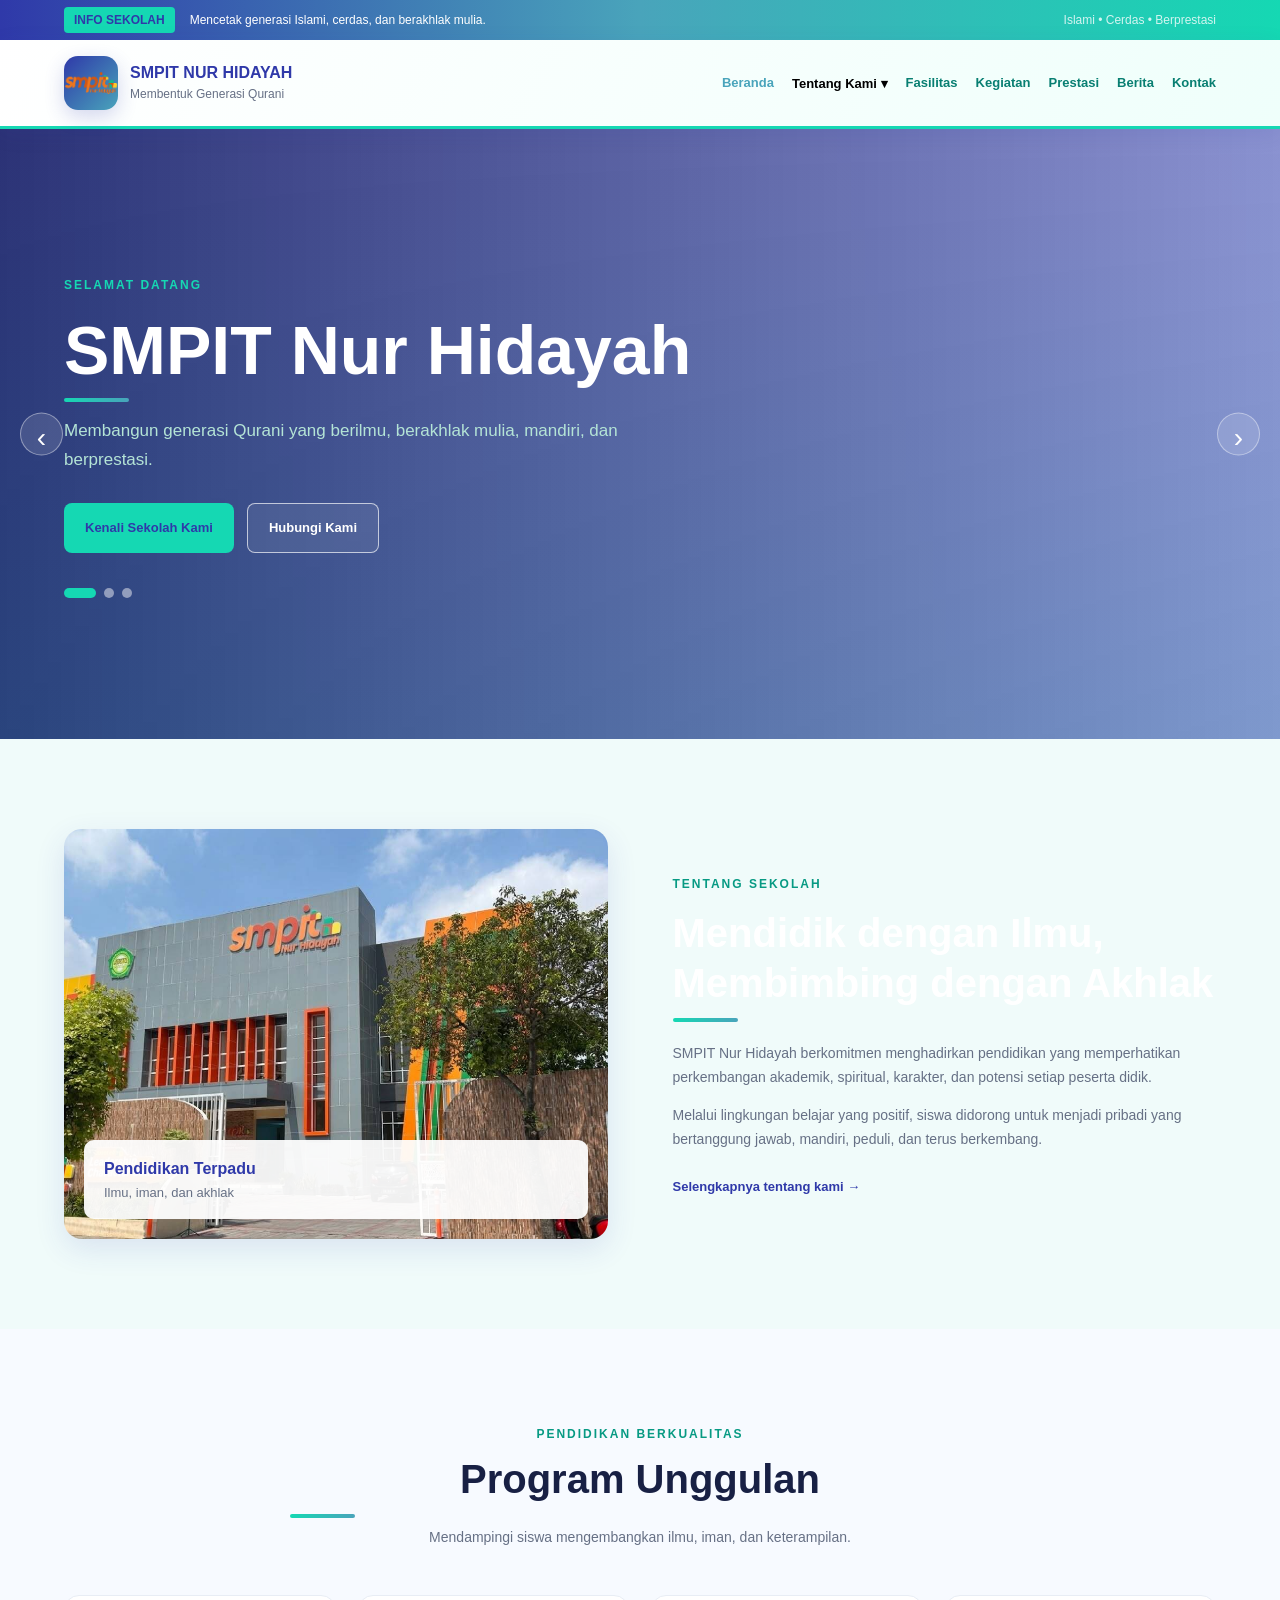
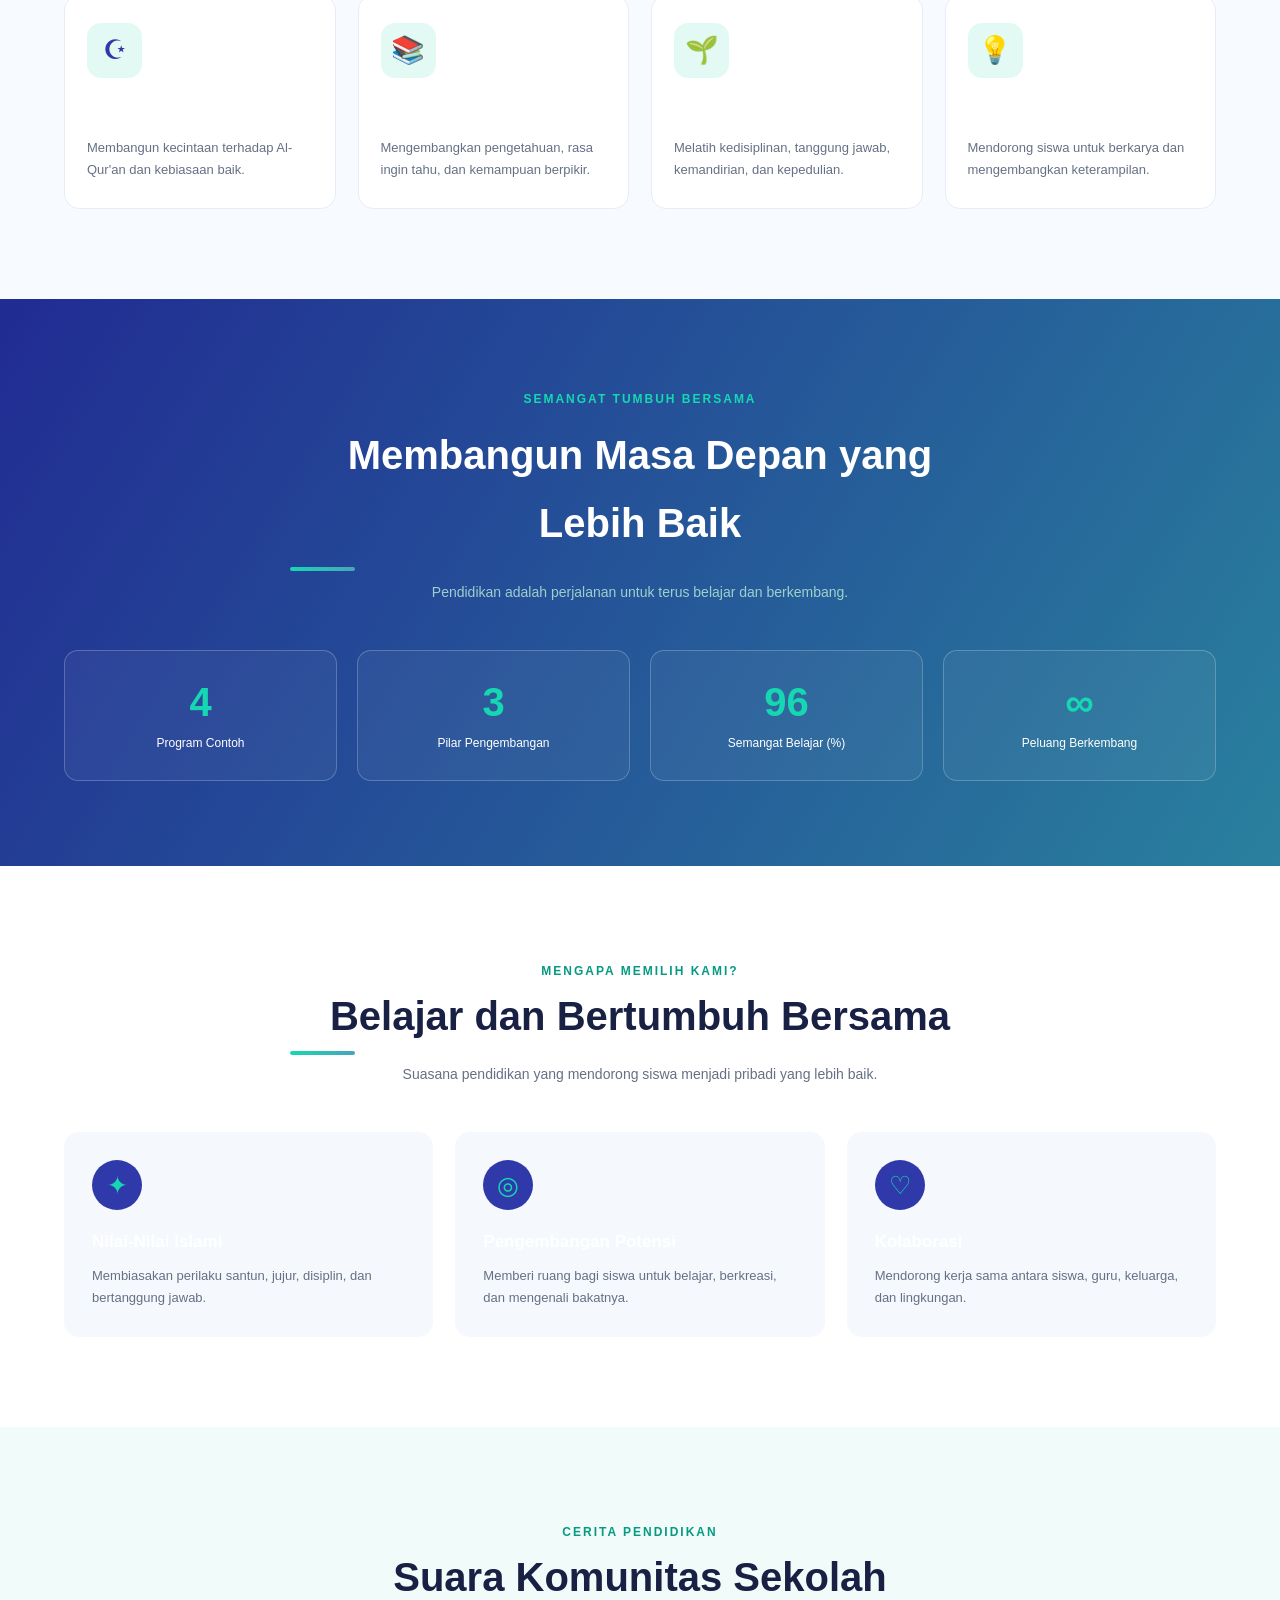
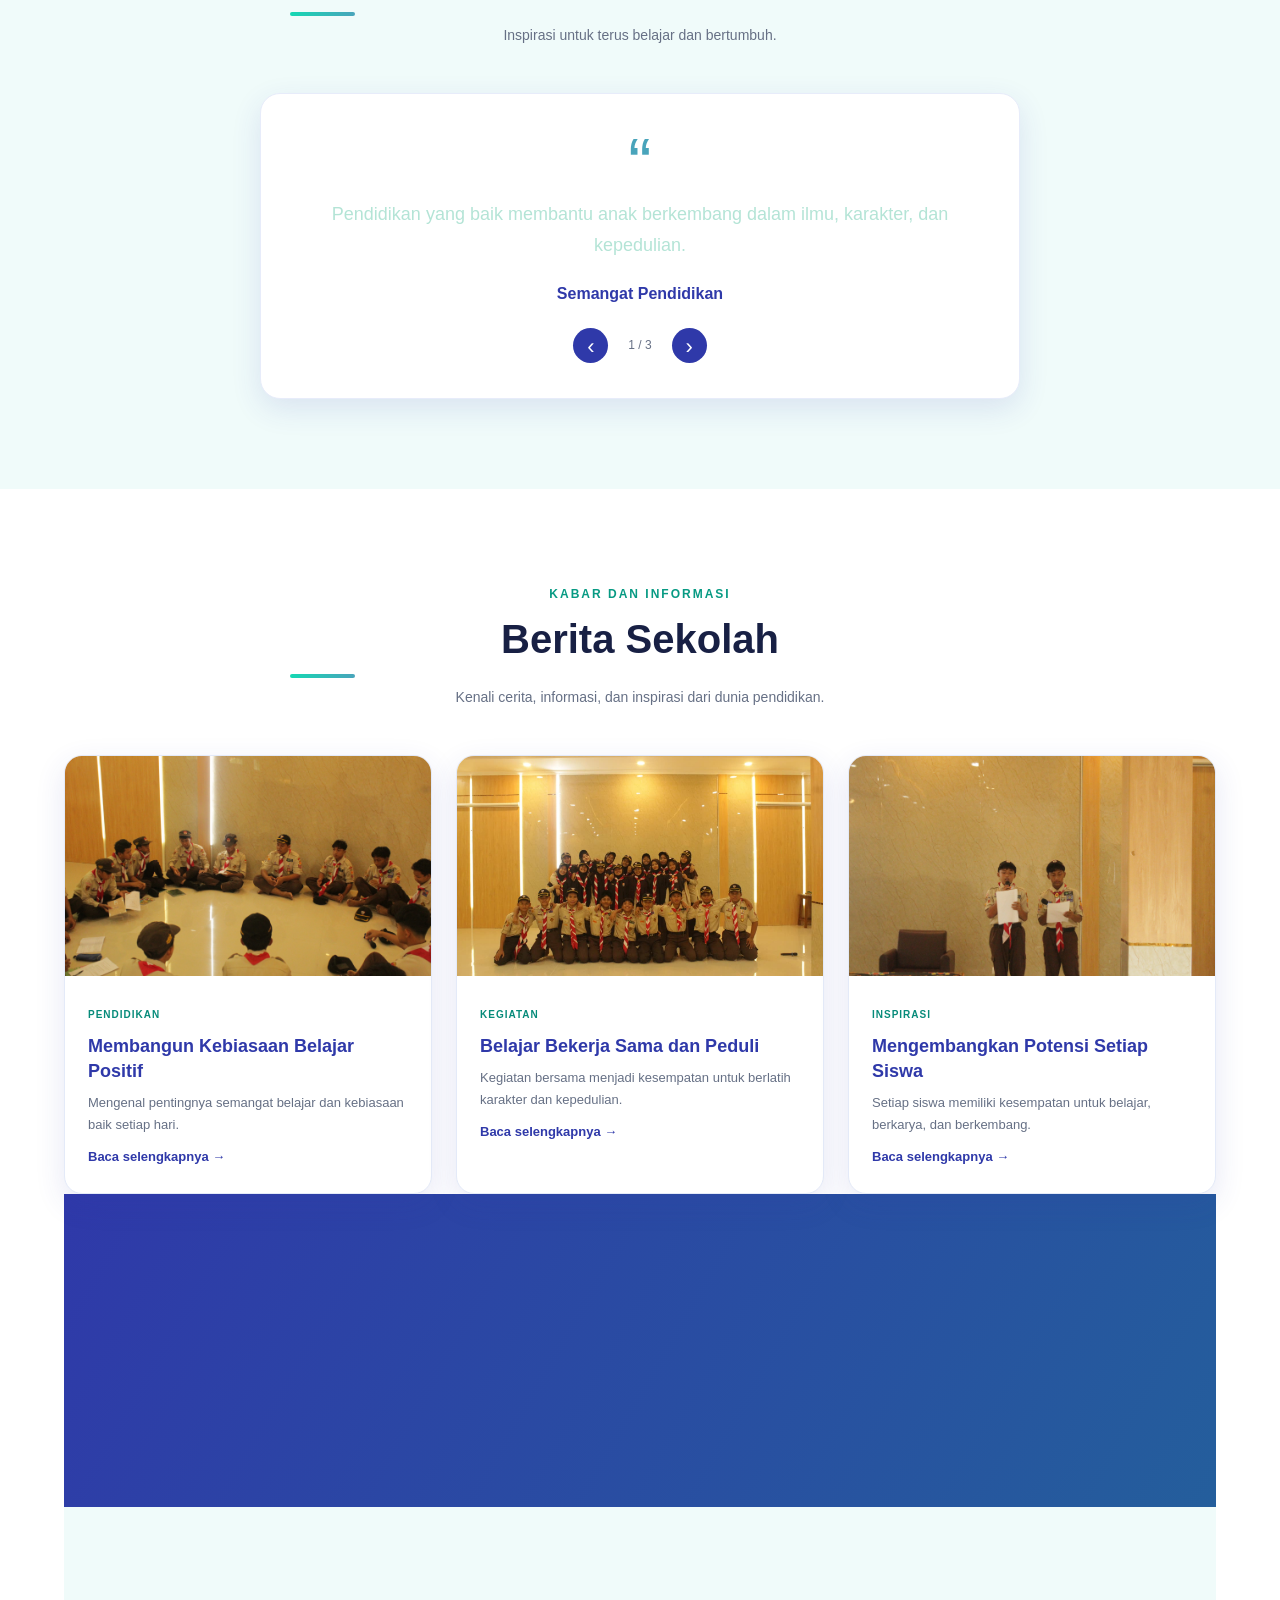
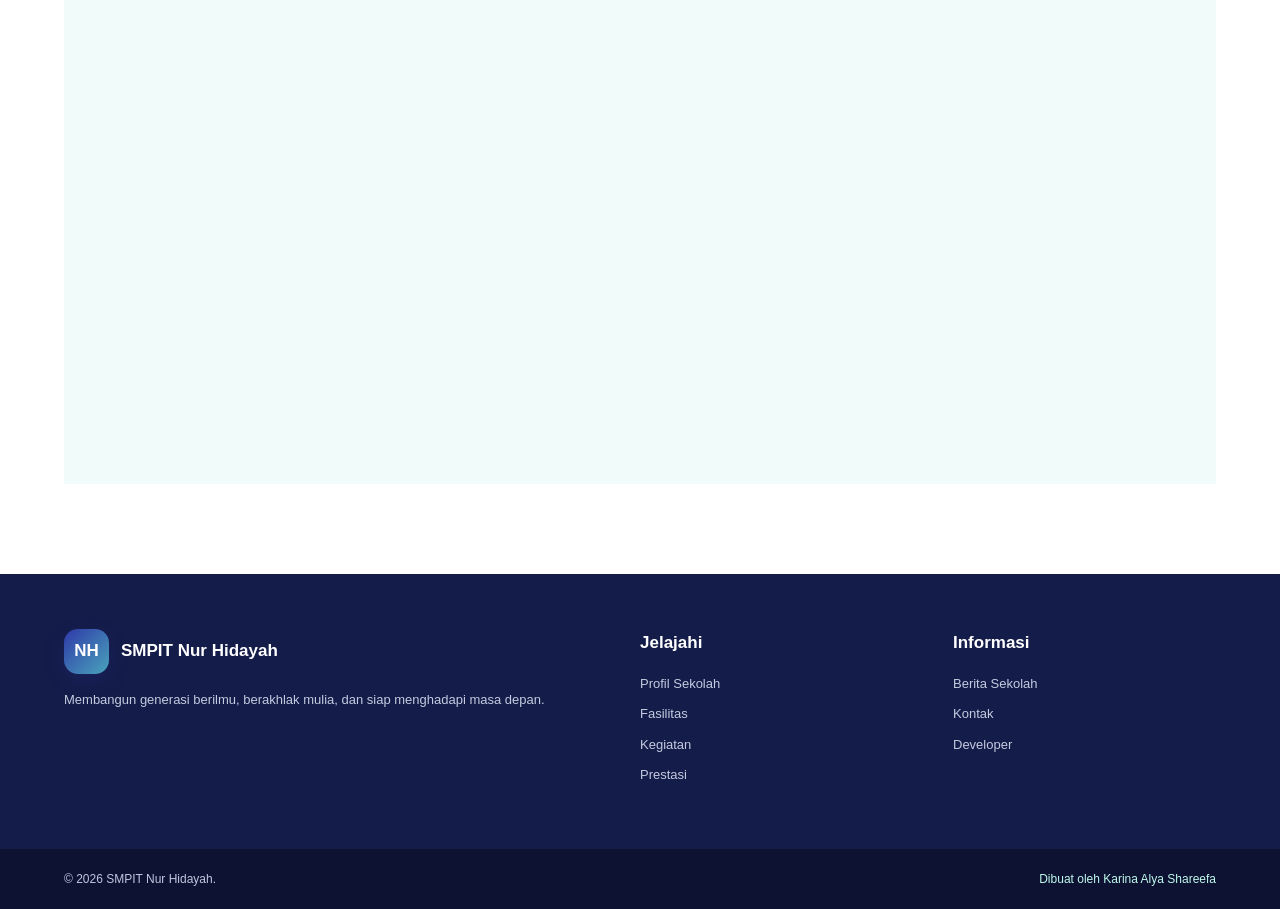
<file: index.html>
<!DOCTYPE html>
<html lang="id">
<head>
    <meta charset="UTF-8">
    <meta name="viewport" content="width=device-width, initial-scale=1.0">
    <meta name="description" content="Website profil SMPIT Nur Hidayah, sekolah Islam terpadu yang membangun generasi berilmu dan berakhlak mulia.">
    <title>Beranda | SMPIT Nur Hidayah</title>
    <link rel="stylesheet" href="gaya.css">
</head>
<body>

    <!-- TOP HEADER -->
    <div class="kepala-atas">
        <div class="wadah kepala-atas-dalam">
            <span class="label-info">INFO SEKOLAH</span>
            <p id="beritaBerputar">Mencetak generasi Islami, cerdas, dan berakhlak mulia.</p>
            <span class="tagline-atas">Islami • Cerdas • Berprestasi</span>
        </div>
    </div>

    <!-- HEADER UTAMA -->
    <header class="kepala-utama">
        <div class="wadah kepala-utama-dalam">
            <a href="index.html" class="identitas-sekolah">
                <img src="logo smpit.png"
     alt="Logo SMPIT Nur Hidayah"
     class="logo-sekolah">
                <div class="teks-identitas">
                    <h1>SMPIT NUR HIDAYAH</h1>
                    <p>Membentuk Generasi Qurani</p>
                </div>
            </a>

            <button class="tombol-menu" id="tombolMenu"
                aria-label="Buka menu navigasi" aria-expanded="false">☰</button>

            <nav class="navigasi" id="navigasi">
                <a class="tautan-menu aktif" href="index.html">Beranda</a>

                <div class="menu-turun" id="menuTentang">
                    <button class="tombol-tentang" id="tombolTentang"
                        aria-expanded="false">Tentang Kami ▾</button>
                    <div class="isi-menu">
                        <a href="profil.html">Profil Sekolah</a>
                        <a href="sambutan.html">Sambutan Kepala Sekolah</a>
                    </div>
                </div>

                <a class="tautan-menu" href="fasilitas.html">Fasilitas</a>
                <a class="tautan-menu" href="kegiatan.html">Kegiatan</a>
                <a class="tautan-menu" href="prestasi.html">Prestasi</a>
                <a class="tautan-menu" href="#berita">Berita</a>
                <a class="tautan-menu" href="kontak.html">Kontak</a>
            </nav>
        </div>
    </header>

    <main>
        <!-- SLIDESHOW -->
        <section class="bagian-hero" id="beranda">
            <div class="lapisan-hero"></div>

            <div class="wadah isi-hero">
                <span class="label-hero" id="labelSlide">SELAMAT DATANG</span>
                <h2 id="judulSlide">SMPIT Nur Hidayah</h2>
                <p id="teksSlide">
                    Membangun generasi Qurani yang berilmu,
                    berakhlak mulia, mandiri, dan berprestasi.
                </p>
                <div class="aksi-hero">
                    <a href="profil.html" class="tombol tombol-hijau">Kenali Sekolah Kami</a>
                    <a href="kontak.html" class="tombol tombol-garis">Hubungi Kami</a>
                </div>

                <div class="titik-slide" id="titikSlide">
                    <button class="titik aktif" data-slide="0" aria-label="Slide 1"></button>
                    <button class="titik" data-slide="1" aria-label="Slide 2"></button>
                    <button class="titik" data-slide="2" aria-label="Slide 3"></button>
                </div>
            </div>

            <button class="panah-slide sebelumnya" id="slideSebelumnya"
                aria-label="Slide sebelumnya">‹</button>
            <button class="panah-slide berikutnya" id="slideBerikutnya"
                aria-label="Slide berikutnya">›</button>
        </section>

        <!-- SPLIT SECTION -->
        <section class="bagian bagian-profil" id="profilSingkat">
            <div class="wadah split-dalam">
                <div class="gambar-profil">
                    <img src="smptnh.jpg"
                        alt="Ilustrasi lingkungan pendidikan">
                    <div class="label-gambar">
                        <strong>Pendidikan Terpadu</strong>
                        <span>Ilmu, iman, dan akhlak</span>
                    </div>
                </div>

                <div class="isi-profil">
                    <span class="label-bagian">TENTANG SEKOLAH</span>
                    <h2>Mendidik dengan Ilmu, Membimbing dengan Akhlak</h2>
                    <p>
                        SMPIT Nur Hidayah berkomitmen menghadirkan pendidikan
                        yang memperhatikan perkembangan akademik, spiritual,
                        karakter, dan potensi setiap peserta didik.
                    </p>
                    <p>
                        Melalui lingkungan belajar yang positif, siswa didorong
                        untuk menjadi pribadi yang bertanggung jawab,
                        mandiri, peduli, dan terus berkembang.
                    </p>
                    <a href="profil.html" class="tautan-panah">Selengkapnya tentang kami →</a>
                </div>
            </div>
        </section>

        <!-- PROGRAM UNGGULAN -->
        <section class="bagian bagian-program" id="program">
            <div class="wadah">
                <div class="judul-bagian">
                    <span class="label-bagian">PENDIDIKAN BERKUALITAS</span>
                    <h2>Program Unggulan</h2>
                    <p>Mendampingi siswa mengembangkan ilmu, iman, dan keterampilan.</p>
                </div>

                <div class="kisi-program">
                    <article class="kartu-program">
                        <div class="ikon-program">☪</div>
                        <h3>Pembinaan Al-Qur'an</h3>
                        <p>Membangun kecintaan terhadap Al-Qur'an dan kebiasaan baik.</p>
                    </article>

                    <article class="kartu-program">
                        <div class="ikon-program">📚</div>
                        <h3>Pembelajaran Akademik</h3>
                        <p>Mengembangkan pengetahuan, rasa ingin tahu, dan kemampuan berpikir.</p>
                    </article>

                    <article class="kartu-program">
                        <div class="ikon-program">🌱</div>
                        <h3>Pembinaan Karakter</h3>
                        <p>Melatih kedisiplinan, tanggung jawab, kemandirian, dan kepedulian.</p>
                    </article>

                    <article class="kartu-program">
                        <div class="ikon-program">💡</div>
                        <h3>Teknologi dan Kreativitas</h3>
                        <p>Mendorong siswa untuk berkarya dan mengembangkan keterampilan.</p>
                    </article>
                </div>
            </div>
        </section>

        <!-- STATISTIK PARALLAX -->
        <section class="bagian-statistik" id="statistik">
            <div class="lapisan-statistik"></div>
            <div class="wadah isi-statistik">
                <div class="judul-statistik">
                    <span>SEMANGAT TUMBUH BERSAMA</span>
                    <h2>Membangun Masa Depan yang Lebih Baik</h2>
                    <p>Pendidikan adalah perjalanan untuk terus belajar dan berkembang.</p>
                </div>

                <div class="kisi-statistik">
                    <div class="kartu-statistik">
                        <strong data-angka="4">0</strong>
                        <span>Program Contoh</span>
                    </div>
                    <div class="kartu-statistik">
                        <strong data-angka="3">0</strong>
                        <span>Pilar Pengembangan</span>
                    </div>
                    <div class="kartu-statistik">
                        <strong data-angka="100">0</strong>
                        <span>Semangat Belajar (%)</span>
                    </div>
                    <div class="kartu-statistik">
                        <strong>∞</strong>
                        <span>Peluang Berkembang</span>
                    </div>
                </div>
                
            </div>
        </section>

        <!-- KEUNGGULAN SEKOLAH -->
        <section class="bagian bagian-keunggulan" id="keunggulan">
            <div class="wadah">
                <div class="judul-bagian">
                    <span class="label-bagian">MENGAPA MEMILIH KAMI?</span>
                    <h2>Belajar dan Bertumbuh Bersama</h2>
                    <p>Suasana pendidikan yang mendorong siswa menjadi pribadi yang lebih baik.</p>
                </div>

                <div class="kisi-keunggulan">
                    <article class="kartu-keunggulan">
                        <span>✦</span>
                        <h3>Nilai-Nilai Islami</h3>
                        <p>Membiasakan perilaku santun, jujur, disiplin, dan bertanggung jawab.</p>
                    </article>
                    <article class="kartu-keunggulan">
                        <span>◎</span>
                        <h3>Pengembangan Potensi</h3>
                        <p>Memberi ruang bagi siswa untuk belajar, berkreasi, dan mengenali bakatnya.</p>
                    </article>
                    <article class="kartu-keunggulan">
                        <span>♡</span>
                        <h3>Kolaborasi</h3>
                        <p>Mendorong kerja sama antara siswa, guru, keluarga, dan lingkungan.</p>
                    </article>
                </div>
            </div>
        </section>

        <!-- TESTIMONI -->
        <section class="bagian bagian-testimoni" id="testimoni">
            <div class="wadah">
                <div class="judul-bagian">
                    <span class="label-bagian">CERITA PENDIDIKAN</span>
                    <h2>Suara Komunitas Sekolah</h2>
                    <p>Inspirasi untuk terus belajar dan bertumbuh.</p>
                </div>

                <div class="kartu-testimoni">
                    <span class="tanda-kutip">“</span>
                    <p id="teksTestimoni">
                        Pendidikan yang baik membantu anak berkembang
                        dalam ilmu, karakter, dan kepedulian.
                    </p>
                    <strong id="namaTestimoni">Semangat Pendidikan</strong>

                    <div class="kontrol-testimoni">
                        <button id="testimoniSebelumnya" aria-label="Testimoni sebelumnya">‹</button>
                        <span id="nomorTestimoni">1 / 3</span>
                        <button id="testimoniBerikutnya" aria-label="Testimoni berikutnya">›</button>
                    
            </div>
        </section>

        <!-- BERITA SEKOLAH -->
        <section class="bagian bagian-berita" id="berita">
            <div class="wadah">
                <div class="judul-bagian">
                    <span class="label-bagian">KABAR DAN INFORMASI</span>
                    <h2>Berita Sekolah</h2>
                    <p>Kenali cerita, informasi, dan inspirasi dari dunia pendidikan.</p>
                </div>

                <div class="kisi-berita">
                    <article class="kartu-berita">
                        <a href="detail-berita.html?berita=1" class="gambar-berita">
                            <img src="IMG_5736.JPG"
                                alt="Ilustrasi kegiatan pembelajaran">
                        </a>
                        <div class="isi-berita">
                            <span class="kategori-berita">PENDIDIKAN</span>
                            <h3><a href="detail-berita.html?berita=1">Membangun Kebiasaan Belajar Positif</a></h3>
                            <p>Mengenal pentingnya semangat belajar dan kebiasaan baik setiap hari.</p>
                            <a href="detail-berita.html?berita=1" class="tautan-panah">Baca selengkapnya →</a>
                        </div>
                    </article>

                    <article class="kartu-berita">
                        <a href="detail-berita.html?berita=2" class="gambar-berita">
                            <img src="depe.jpeg"
                                alt="Ilustrasi aktivitas siswa">
                        </a>
                        <div class="isi-berita">
                            <span class="kategori-berita">KEGIATAN</span>
                            <h3><a href="detail-berita.html?berita=2">Belajar Bekerja Sama dan Peduli</a></h3>
                            <p>Kegiatan bersama menjadi kesempatan untuk berlatih karakter dan kepedulian.</p>
                            <a href="detail-berita.html?berita=2" class="tautan-panah">Baca selengkapnya →</a>
                        </div>
                    </article>

                    <article class="kartu-berita">
                        <a href="detail-berita.html?berita=3" class="gambar-berita">
                            <img src="IMG_5445.JPG"
                                alt="Ilustrasi suasana pendidikan">
                        </a>
                        <div class="isi-berita">
                            <span class="kategori-berita">INSPIRASI</span>
                            <h3><a href="detail-berita.html?berita=3">Mengembangkan Potensi Setiap Siswa</a></h3>
                            <p>Setiap siswa memiliki kesempatan untuk belajar, berkarya, dan berkembang.</p>
                            <a href="detail-berita.html?berita=3" class="tautan-panah">Baca selengkapnya →</a>
                        </div>
                    </article>
               </div>
                    </article>

        <!-- CTA -->
        <section class="bagian-cta" id="ajakan">
            <div class="wadah isi-cta">
                <div>
                    <span>BERSAMA MEMBANGUN GENERASI</span>
                    <h2>Mari Mengenal SMPIT Nur Hidayah Lebih Dekat</h2>
                    <p>Hubungi sekolah untuk memperoleh informasi lebih lanjut.</p>
                </div>
                <a href="kontak.html" class="tombol tombol-putih">Hubungi Kami →</a>
            </div>
        </section>

        <!-- KONTAK SINGKAT -->
        <section class="bagian bagian-kontak" id="kontak">
            <div class="wadah">
                <div class="judul-bagian">
                    <span class="label-bagian">HUBUNGI KAMI</span>
                    <h2>Informasi Sekolah</h2>
                    <p>Kami menyediakan informasi untuk masyarakat dan keluarga siswa.</p>
                </div>

                <div class="kisi-kontak">
                    <article class="kartu-kontak">
                        <span>☎</span>
                        <h3>Telepon</h3>
                        <a href="tel:+6281228451684">812-2845-1684</a>
                    </article>
                    <article class="kartu-kontak">
                        <span>✉</span>
                        <h3>Email</h3>
                        <a href="mailto:info@smpitnurhidayah.sch.id">info@smpitnurhidayah.sch.id</a>
                    </article>
                    <article class="kartu-kontak">
                        <span>⌖</span>
                        <h3>Alamat</h3>
                        <p>Jl. Kahuripan Utara Raya, Kelurahan Sumber, Kecamatan Banjarsari, Kota Surakarta, Jawa Tengah 57138</p>
                    </article>
                </div>
            </div>
        </section>
    </main>

    <!-- FOOTER WIDGET -->
    <section class="widget-footer">
        <div class="wadah kisi-widget">
            <div>
                <div class="identitas-footer">
                    <div class="logo-sekolah">NH</div>
                    <h3>SMPIT Nur Hidayah</h3>
                </div>
                <p>Membangun generasi berilmu, berakhlak mulia, dan siap menghadapi masa depan.</p>
            </div>

            <div>
                <h3>Jelajahi</h3>
                <a href="profil.html">Profil Sekolah</a>
                <a href="fasilitas.html">Fasilitas</a>
                <a href="kegiatan.html">Kegiatan</a>
                <a href="prestasi.html">Prestasi</a>
            </div>

            <div>
                <h3>Informasi</h3>
                <a href="#berita">Berita Sekolah</a>
                <a href="kontak.html">Kontak</a>
                <a href="developer.html">Developer</a>
            </div>
        </div>
    </section>

    <!-- FOOTER -->
    <footer class="kaki-website">
        <div class="wadah kaki-dalam">
            <p>© <span id="tahunSekarang"></span> SMPIT Nur Hidayah.</p>
            <a href="developer.html">Dibuat oleh Karina Alya Shareefa</a>
        </div>
    </footer>

    <!-- BACK TO TOP -->
    <button class="kembali-atas" id="kembaliAtas" aria-label="Kembali ke atas">↑</button>

    <script src="fungsi.js"></script>
</body>
</html>
</file>
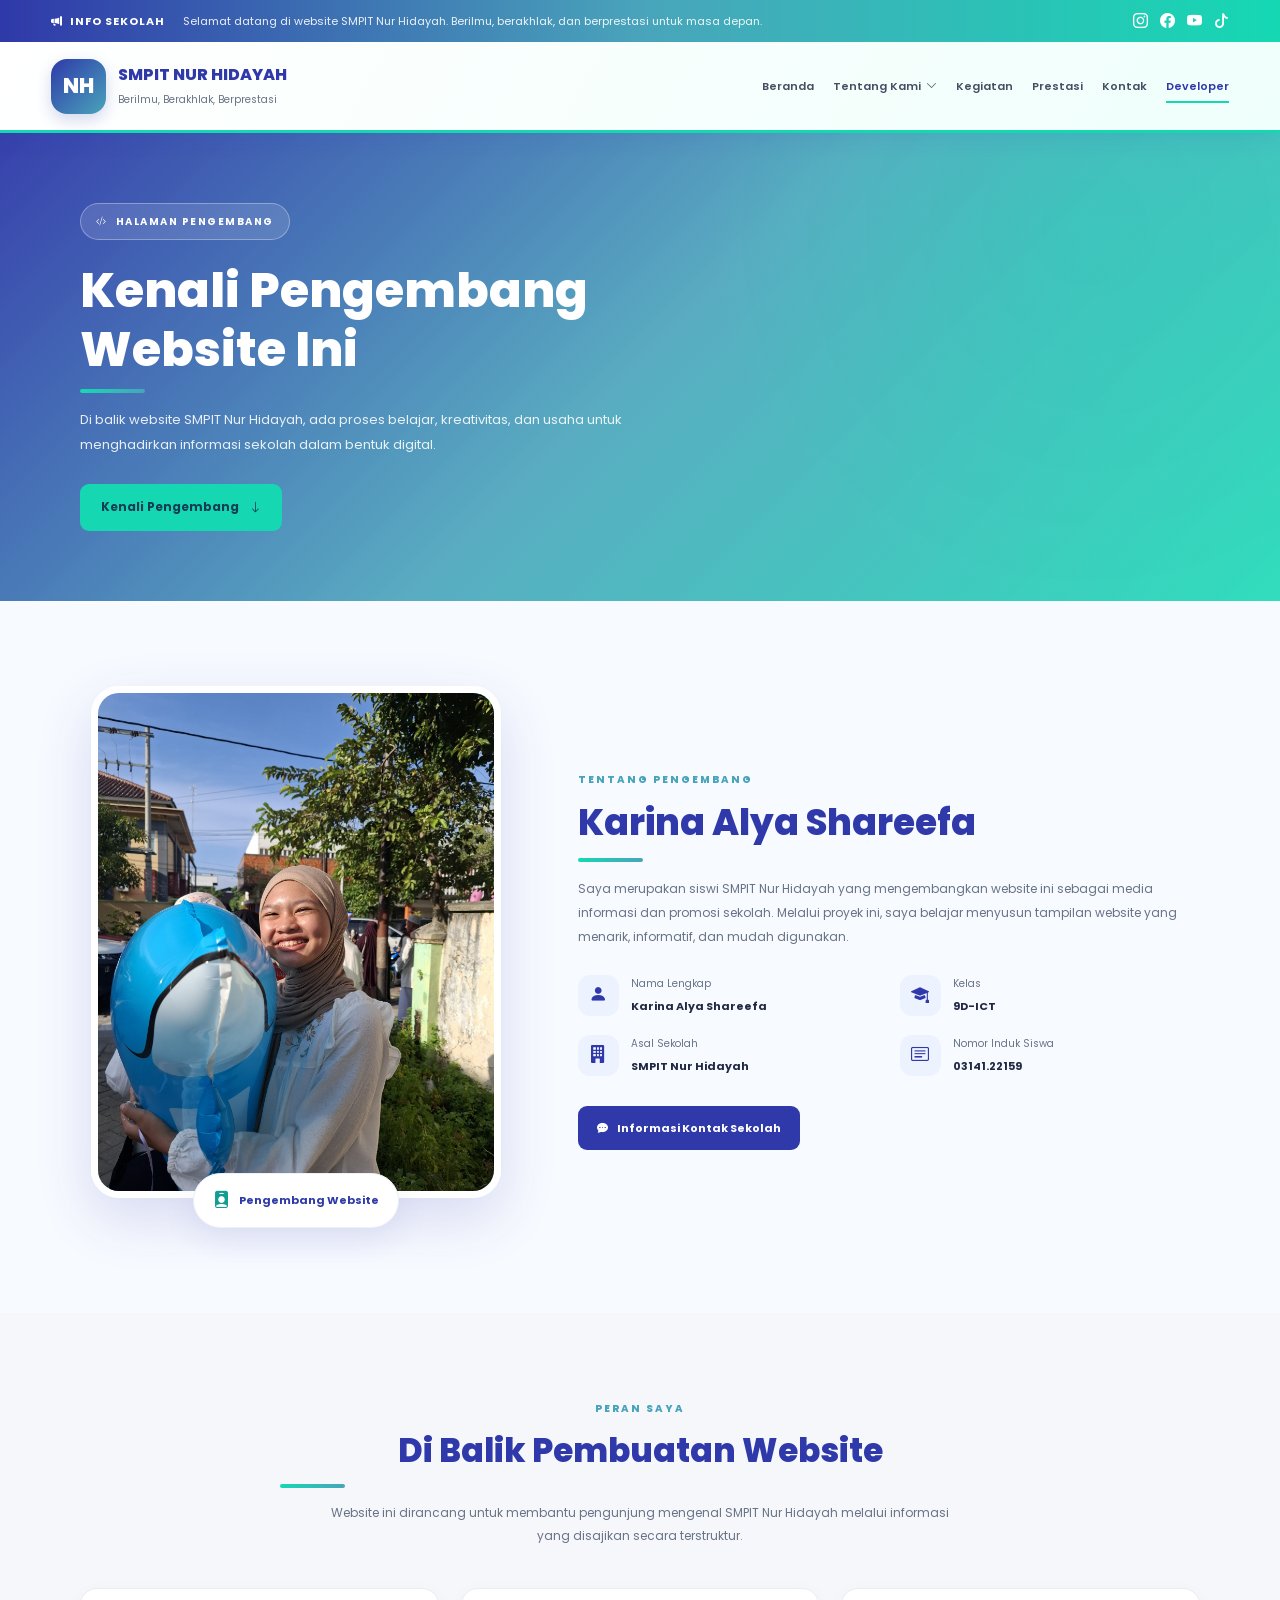
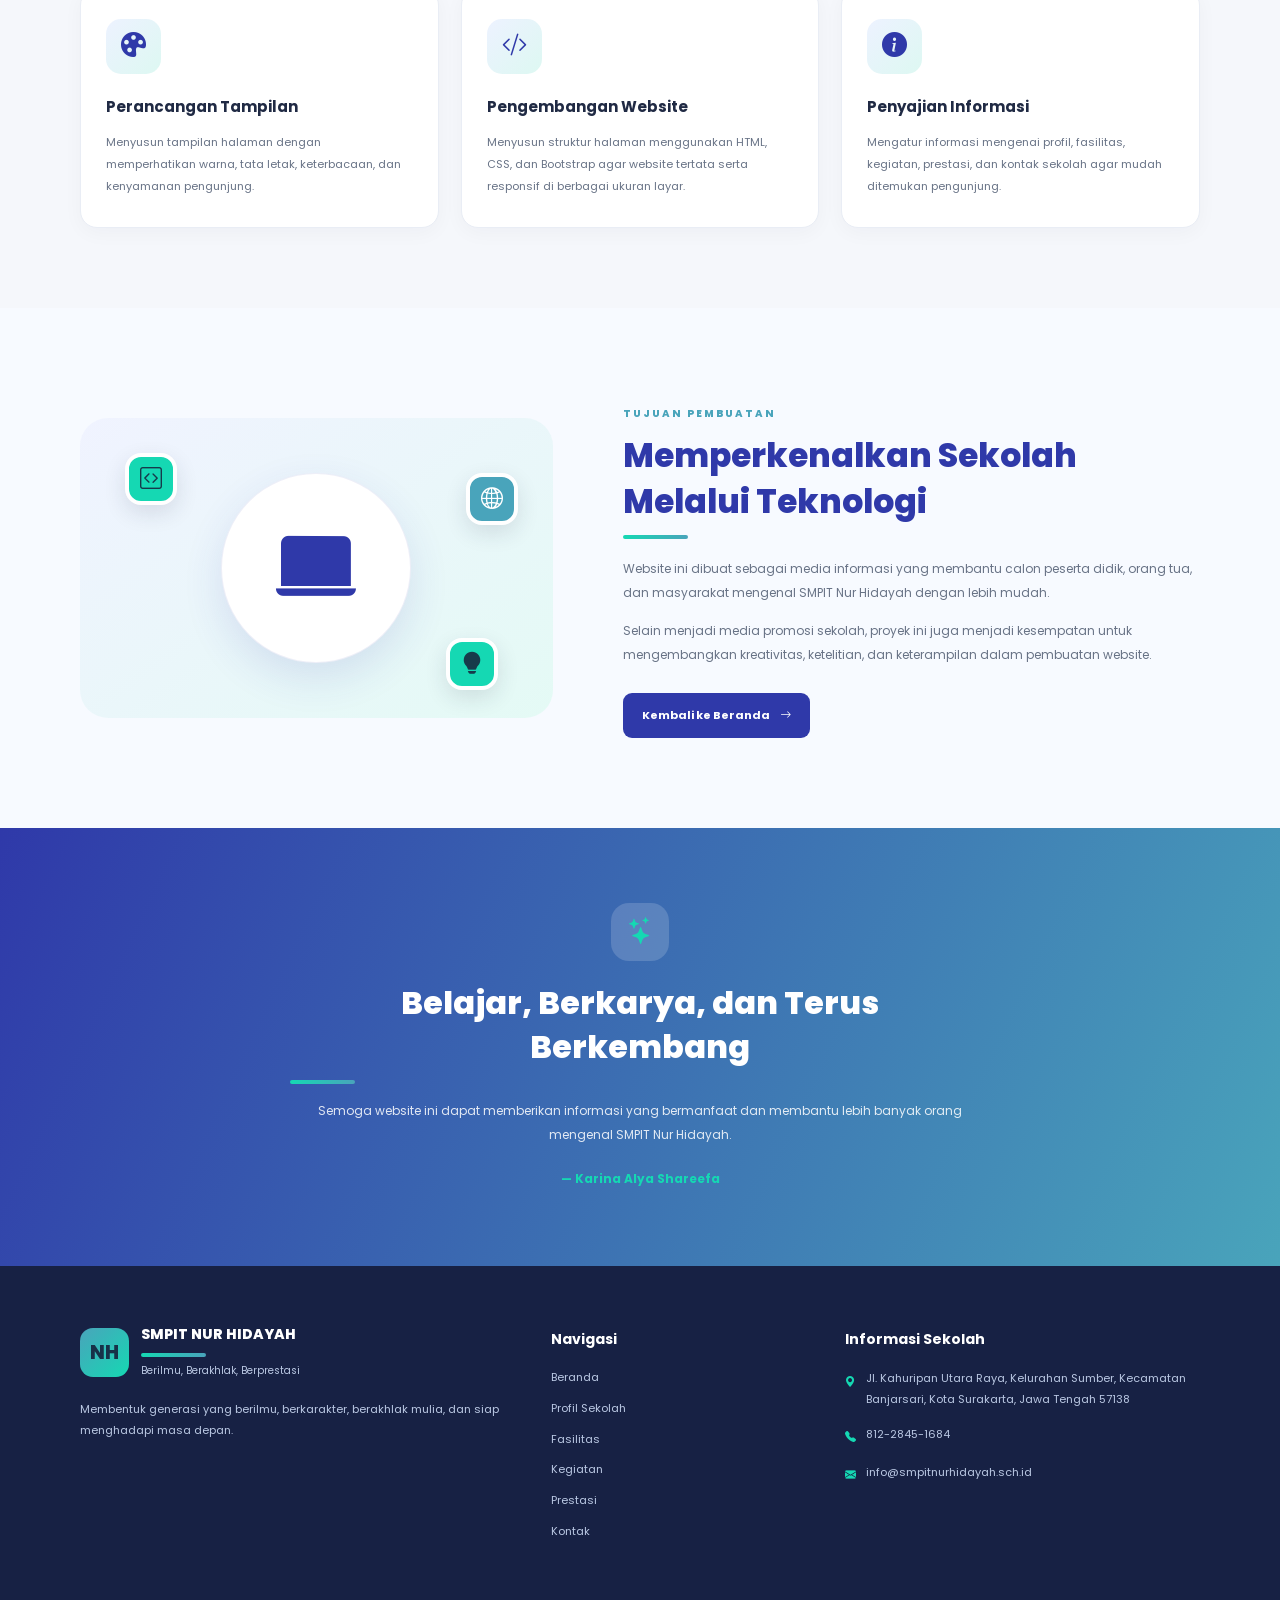
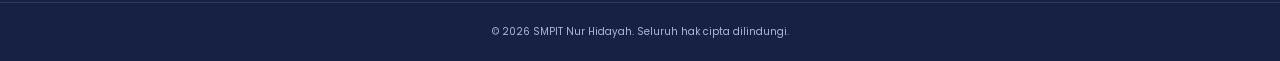
<file: developer.html>
<!DOCTYPE html>
<html lang="id">
<head>
    <meta charset="UTF-8">
    <meta name="viewport" content="width=device-width, initial-scale=1.0">

    <title>Developer | SMPIT Nur Hidayah</title>
    <meta name="description" content="Profil Karina Alya Shareefa, pengembang website SMPIT Nur Hidayah.">

    <!-- Bootstrap 5 -->
    <link
        href="https://cdn.jsdelivr.net/npm/bootstrap@5.3.3/dist/css/bootstrap.min.css"
        rel="stylesheet"
    >

    <!-- Bootstrap Icons -->
    <link
        rel="stylesheet"
        href="https://cdn.jsdelivr.net/npm/bootstrap-icons@1.11.3/font/bootstrap-icons.min.css"
    >

    <!-- Font Google -->
    <link rel="preconnect" href="https://fonts.googleapis.com">
    <link rel="preconnect" href="https://fonts.gstatic.com" crossorigin>
    <link
        href="https://fonts.googleapis.com/css2?family=Poppins:wght@300;400;500;600;700;800&display=swap"
        rel="stylesheet"
    >

    <!-- CSS Utama dan CSS Developer -->
    <link rel="stylesheet" href="gaya.css">
    <link rel="stylesheet" href="developer.css">
</head>

<body>

    <!-- HEADER ATAS -->
    <div class="kepala-atas">
        <div class="kepala-atas-dalam">

            <div class="label-berita">
                <i class="bi bi-megaphone-fill"></i>
                INFO SEKOLAH
            </div>

            <div class="teks-berjalan">
                Selamat datang di website SMPIT Nur Hidayah.
                Berilmu, berakhlak, dan berprestasi untuk masa depan.
            </div>

            <div class="sosial">
                <a
                    href="https://www.instagram.com/"
                    target="_blank"
                    rel="noopener noreferrer"
                    aria-label="Instagram"
                >
                    <i class="bi bi-instagram"></i>
                </a>

                <a
                    href="https://www.facebook.com/"
                    target="_blank"
                    rel="noopener noreferrer"
                    aria-label="Facebook"
                >
                    <i class="bi bi-facebook"></i>
                </a>

                <a
                    href="https://www.youtube.com/"
                    target="_blank"
                    rel="noopener noreferrer"
                    aria-label="YouTube"
                >
                    <i class="bi bi-youtube"></i>
                </a>

                <a
                    href="https://www.tiktok.com/"
                    target="_blank"
                    rel="noopener noreferrer"
                    aria-label="TikTok"
                >
                    <i class="bi bi-tiktok"></i>
                </a>
            </div>

        </div>
    </div>

    <!-- HEADER UTAMA -->
    <header class="kepala-utama">
        <div class="kepala-utama-dalam">

            <a href="index.html" class="identitas-sekolah">
                <div class="logo-sekolah">NH</div>

                <div class="teks-identitas">
                    <h1>SMPIT NUR HIDAYAH</h1>
                    <p>Berilmu, Berakhlak, Berprestasi</p>
                </div>
            </a>

            <button
                class="tombol-menu"
                id="tombolMenu"
                type="button"
                aria-label="Buka menu navigasi"
                aria-controls="navigasiUtama"
                aria-expanded="false"
            >
                <i class="bi bi-list"></i>
            </button>

            <nav
                class="navigasi"
                id="navigasiUtama"
                aria-label="Navigasi utama"
            >
                <a href="index.html">Beranda</a>

                <div class="menu-turun">
                    <a href="profil.html" class="tautan-menu-turun">
                        Tentang Kami
                        <i class="bi bi-chevron-down"></i>
                    </a>

                    <div class="isi-turun">
                        <a href="profil.html">Profil Sekolah</a>
                        <a href="sambutan.html">Sambutan</a>
                        <a href="fasilitas.html">Fasilitas</a>
                    </div>
                </div>

                <a href="kegiatan.html">Kegiatan</a>
                <a href="prestasi.html">Prestasi</a>
                <a href="kontak.html">Kontak</a>
                <a
                    href="developer.html"
                    class="aktif"
                    aria-current="page"
                >
                    Developer
                </a>
            </nav>

        </div>
    </header>

    <main>

        <!-- HERO DEVELOPER -->
        <section class="hero-developer">
            <div class="lapisan-hero-developer"></div>

            <div class="isi-hero-developer">
                <span class="label-hero-developer">
                    <i class="bi bi-code-slash"></i>
                    HALAMAN PENGEMBANG
                </span>

                <h2>Kenali Pengembang Website Ini</h2>

                <p>
                    Di balik website SMPIT Nur Hidayah, ada proses belajar,
                    kreativitas, dan usaha untuk menghadirkan informasi
                    sekolah dalam bentuk digital.
                </p>

                <a href="#profilDeveloper" class="tombol-hero-developer">
                    Kenali Pengembang
                    <i class="bi bi-arrow-down"></i>
                </a>
            </div>
        </section>

        <!-- PROFIL PENGEMBANG -->
        <section class="bagian-profil-developer" id="profilDeveloper">
            <div class="wadah-developer">

                <div class="kartu-profil-developer">

                    <!-- FOTO PENGEMBANG -->
                    <div class="bagian-foto-developer">
                        <div class="bingkai-foto-developer">

                            <img
                                src="Gambar WhatsApp 2025-05-24 pukul 10.58.33_8b833f50.jpg"
                                alt="Foto Karina Alya Shareefa, pengembang website SMPIT Nur Hidayah"
                                class="foto-developer"
                            >

                            <div class="hiasan-foto-developer hiasan-satu"></div>
                            <div class="hiasan-foto-developer hiasan-dua"></div>

                        </div>

                        <div class="label-foto-developer">
                            <i class="bi bi-person-badge-fill"></i>
                            Pengembang Website
                        </div>
                    </div>

                    <!-- BIODATA PENGEMBANG -->
                    <div class="isi-profil-developer">

                        <span class="label-bagian-developer">
                            TENTANG PENGEMBANG
                        </span>

                        <h2>Karina Alya Shareefa</h2>

                        <p class="deskripsi-profil-developer">
                            Saya merupakan siswi SMPIT Nur Hidayah yang
                            mengembangkan website ini sebagai media informasi
                            dan promosi sekolah. Melalui proyek ini, saya
                            belajar menyusun tampilan website yang menarik,
                            informatif, dan mudah digunakan.
                        </p>

                        <div class="data-profil-developer">

                            <div class="baris-data-developer">
                                <div class="ikon-data-developer">
                                    <i class="bi bi-person-fill"></i>
                                </div>

                                <div>
                                    <span>Nama Lengkap</span>
                                    <strong>Karina Alya Shareefa</strong>
                                </div>
                            </div>

                            <div class="baris-data-developer">
                                <div class="ikon-data-developer">
                                    <i class="bi bi-mortarboard-fill"></i>
                                </div>

                                <div>
                                    <span>Kelas</span>
                                    <strong>9D-ICT</strong>
                                </div>
                            </div>

                            <div class="baris-data-developer">
                                <div class="ikon-data-developer">
                                    <i class="bi bi-building-fill"></i>
                                </div>

                                <div>
                                    <span>Asal Sekolah</span>
                                    <strong>SMPIT Nur Hidayah</strong>
                                </div>
                            </div>

                            <div class="baris-data-developer">
                                <div class="ikon-data-developer">
                                    <i class="bi bi-card-text"></i>
                                </div>

                                <div>
                                    <span>Nomor Induk Siswa</span>
                                    <strong>03141.22159</strong>
                                </div>
                            </div>

                        </div>

                        <a href="kontak.html" class="tombol-kontak-developer">
                            <i class="bi bi-chat-dots-fill"></i>
                            Informasi Kontak Sekolah
                        </a>

                    </div>
                </div>
            </div>
        </section>

        <!-- PERAN PENGEMBANG -->
        <section class="bagian-peran-developer">
            <div class="wadah-developer">

                <div class="judul-seksi-developer">
                    <span class="label-bagian-developer">PERAN SAYA</span>

                    <h2>Di Balik Pembuatan Website</h2>

                    <p>
                        Website ini dirancang untuk membantu pengunjung
                        mengenal SMPIT Nur Hidayah melalui informasi yang
                        disajikan secara terstruktur.
                    </p>
                </div>

                <div class="kisi-peran-developer">

                    <article class="kartu-peran-developer">
                        <div class="ikon-peran-developer">
                            <i class="bi bi-palette-fill"></i>
                        </div>

                        <h3>Perancangan Tampilan</h3>

                        <p>
                            Menyusun tampilan halaman dengan memperhatikan
                            warna, tata letak, keterbacaan, dan kenyamanan
                            pengunjung.
                        </p>
                    </article>

                    <article class="kartu-peran-developer">
                        <div class="ikon-peran-developer">
                            <i class="bi bi-code-slash"></i>
                        </div>

                        <h3>Pengembangan Website</h3>

                        <p>
                            Menyusun struktur halaman menggunakan HTML,
                            CSS, dan Bootstrap agar website tertata serta
                            responsif di berbagai ukuran layar.
                        </p>
                    </article>

                    <article class="kartu-peran-developer">
                        <div class="ikon-peran-developer">
                            <i class="bi bi-info-circle-fill"></i>
                        </div>

                        <h3>Penyajian Informasi</h3>

                        <p>
                            Mengatur informasi mengenai profil, fasilitas,
                            kegiatan, prestasi, dan kontak sekolah agar
                            mudah ditemukan pengunjung.
                        </p>
                    </article>

                </div>
            </div>
        </section>

        <!-- TUJUAN PEMBUATAN WEBSITE -->
        <section class="bagian-tujuan-developer">
            <div class="wadah-developer isi-tujuan-developer">

                <div class="ilustrasi-tujuan-developer">
                    <div class="lingkaran-ilustrasi-developer">
                        <i class="bi bi-laptop-fill"></i>
                    </div>

                    <div class="ikon-mengambang-developer ikon-kode">
                        <i class="bi bi-code-square"></i>
                    </div>

                    <div class="ikon-mengambang-developer ikon-globe">
                        <i class="bi bi-globe2"></i>
                    </div>

                    <div class="ikon-mengambang-developer ikon-ide">
                        <i class="bi bi-lightbulb-fill"></i>
                    </div>
                </div>

                <div class="teks-tujuan-developer">
                    <span class="label-bagian-developer">
                        TUJUAN PEMBUATAN
                    </span>

                    <h2>Memperkenalkan Sekolah Melalui Teknologi</h2>

                    <p>
                        Website ini dibuat sebagai media informasi yang
                        membantu calon peserta didik, orang tua, dan
                        masyarakat mengenal SMPIT Nur Hidayah dengan lebih
                        mudah.
                    </p>

                    <p>
                        Selain menjadi media promosi sekolah, proyek ini
                        juga menjadi kesempatan untuk mengembangkan
                        kreativitas, ketelitian, dan keterampilan dalam
                        pembuatan website.
                    </p>

                    <a href="index.html" class="tombol-beranda-developer">
                        Kembali ke Beranda
                        <i class="bi bi-arrow-right"></i>
                    </a>
                </div>

            </div>
        </section>

        <!-- PESAN PENUTUP -->
        <section class="bagian-pesan-developer">
            <div class="wadah-developer isi-pesan-developer">

                <div class="ikon-pesan-developer">
                    <i class="bi bi-stars"></i>
                </div>

                <h2>Belajar, Berkarya, dan Terus Berkembang</h2>

                <p>
                    Semoga website ini dapat memberikan informasi yang
                    bermanfaat dan membantu lebih banyak orang mengenal
                    SMPIT Nur Hidayah.
                </p>

                <span class="nama-pesan-developer">
                    — Karina Alya Shareefa
                </span>

            </div>
        </section>

    </main>

    <!-- FOOTER -->
    <footer class="kaki-developer">
        <div class="wadah-developer isi-kaki-developer">

            <div class="kolom-kaki-developer tentang-kaki-developer">
                <div class="identitas-kaki-developer">
                    <div class="logo-kaki-developer">NH</div>

                    <div>
                        <h2>SMPIT NUR HIDAYAH</h2>
                        <p>Berilmu, Berakhlak, Berprestasi</p>
                    </div>
                </div>

                <p class="deskripsi-kaki-developer">
                    Membentuk generasi yang berilmu, berkarakter,
                    berakhlak mulia, dan siap menghadapi masa depan.
                </p>
            </div>

            <div class="kolom-kaki-developer">
                <h3>Navigasi</h3>
                <a href="index.html">Beranda</a>
                <a href="profil.html">Profil Sekolah</a>
                <a href="fasilitas.html">Fasilitas</a>
                <a href="kegiatan.html">Kegiatan</a>
                <a href="prestasi.html">Prestasi</a>
                <a href="kontak.html">Kontak</a>
            </div>

            <div class="kolom-kaki-developer">
                <h3>Informasi Sekolah</h3>

                <p>
                    <i class="bi bi-geo-alt-fill"></i>
                   Jl. Kahuripan Utara Raya, Kelurahan Sumber, Kecamatan Banjarsari, Kota Surakarta, Jawa Tengah 57138
                </p>

                <p>
                    <i class="bi bi-telephone-fill"></i>
                    812-2845-1684
                </p>

                <p>
                    <i class="bi bi-envelope-fill"></i>
                    info@smpitnurhidayah.sch.id
                </p>
            </div>

        </div>

        <div class="bagian-hak-cipta-developer">
            <p>
                &copy; <span id="tahunSekarang"></span> SMPIT Nur Hidayah.
                Seluruh hak cipta dilindungi.
            </p>
        </div>
    </footer>

    <!-- TOMBOL KEMBALI KE ATAS -->
    <button
        class="tombol-atas-developer"
        id="tombolAtas"
        type="button"
        aria-label="Kembali ke atas"
    >
        <i class="bi bi-arrow-up"></i>
    </button>

    <!-- JavaScript Bootstrap dan Website -->
    <script src="https://cdn.jsdelivr.net/npm/bootstrap@5.3.3/dist/js/bootstrap.bundle.min.js"></script>
    <script src="fungsi.js"></script>

    <script>
        // Menampilkan tahun secara otomatis
        const tahunFooterDeveloper = document.getElementById("tahunSekarang");

        if (tahunFooterDeveloper) {
            tahunFooterDeveloper.textContent = new Date().getFullYear();
        }

        // Tombol kembali ke atas
        const tombolAtasDeveloper = document.getElementById("tombolAtas");

        if (tombolAtasDeveloper) {
            window.addEventListener("scroll", function () {
                tombolAtasDeveloper.classList.toggle(
                    "muncul",
                    window.scrollY > 300
                );
            });

            tombolAtasDeveloper.addEventListener("click", function () {
                window.scrollTo({
                    top: 0,
                    behavior: "smooth"
                });
            });
        }
    </script>

</body>
</html>
</file>
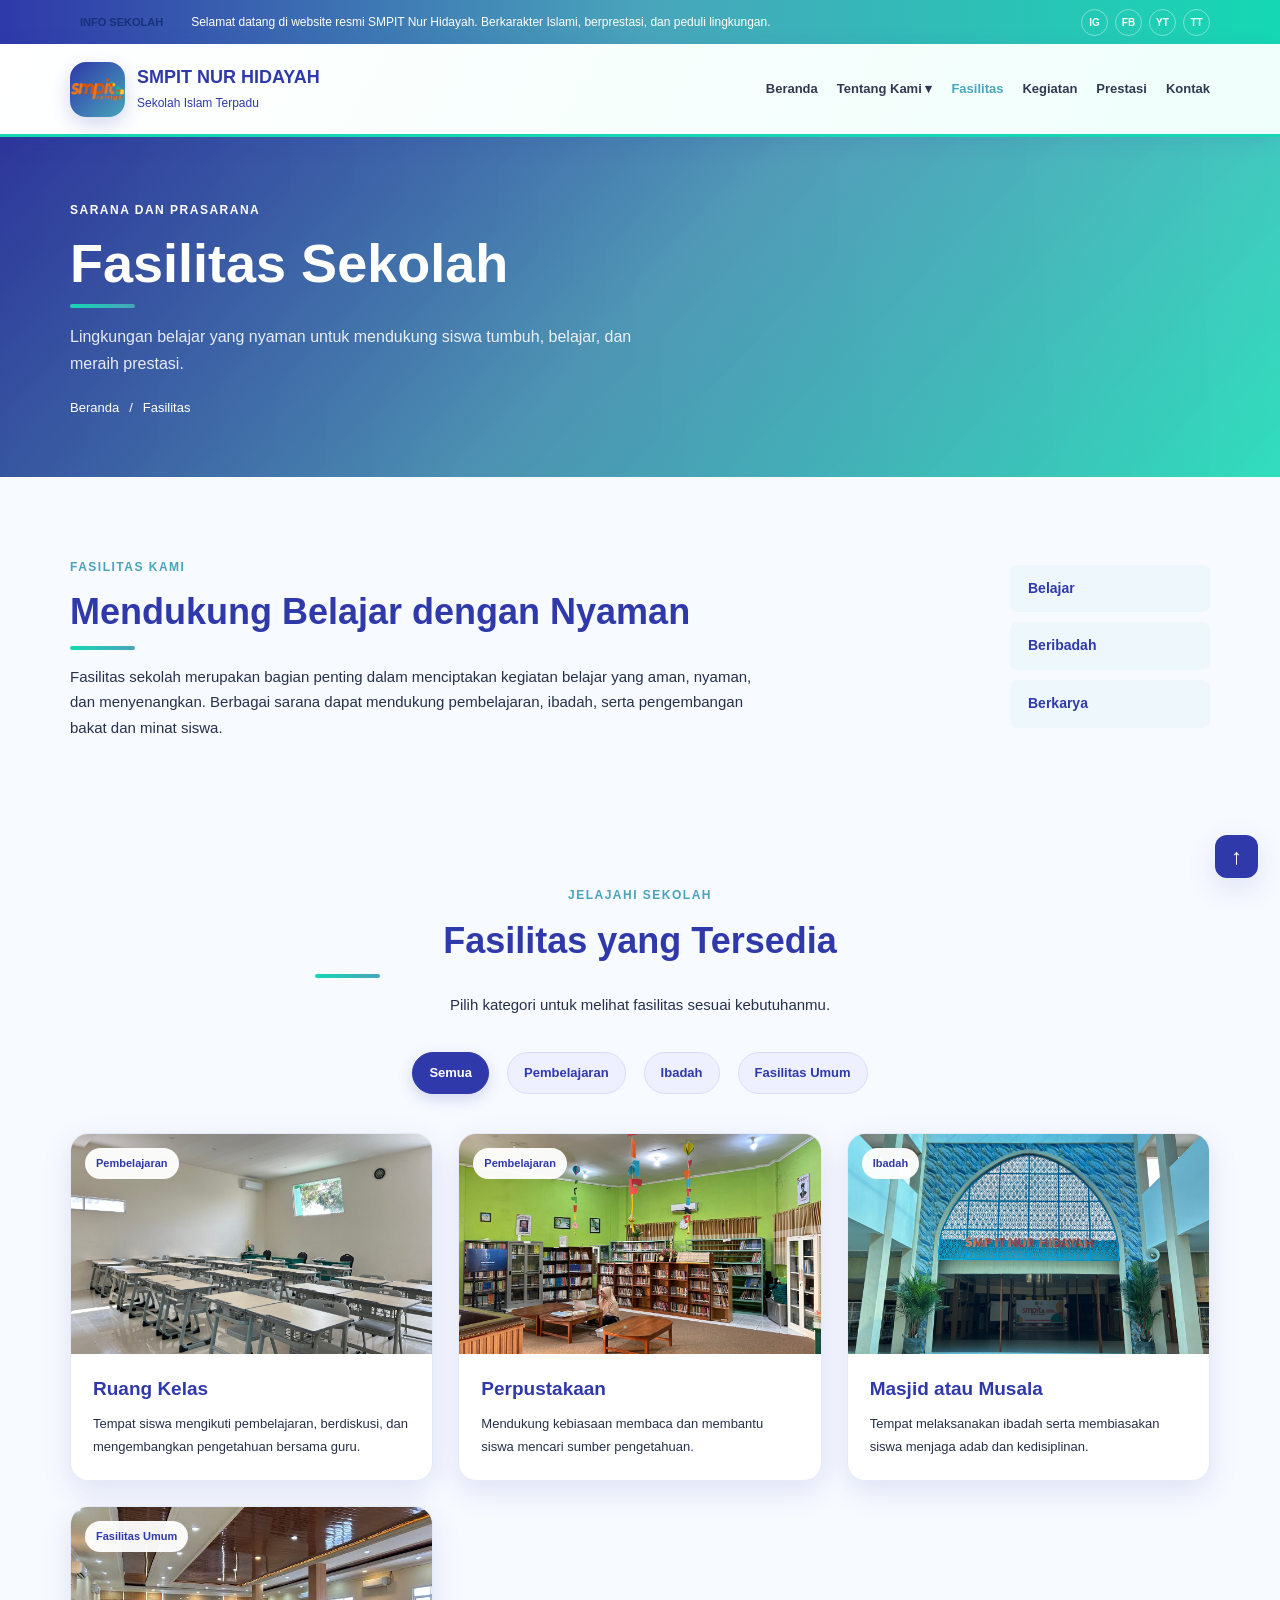
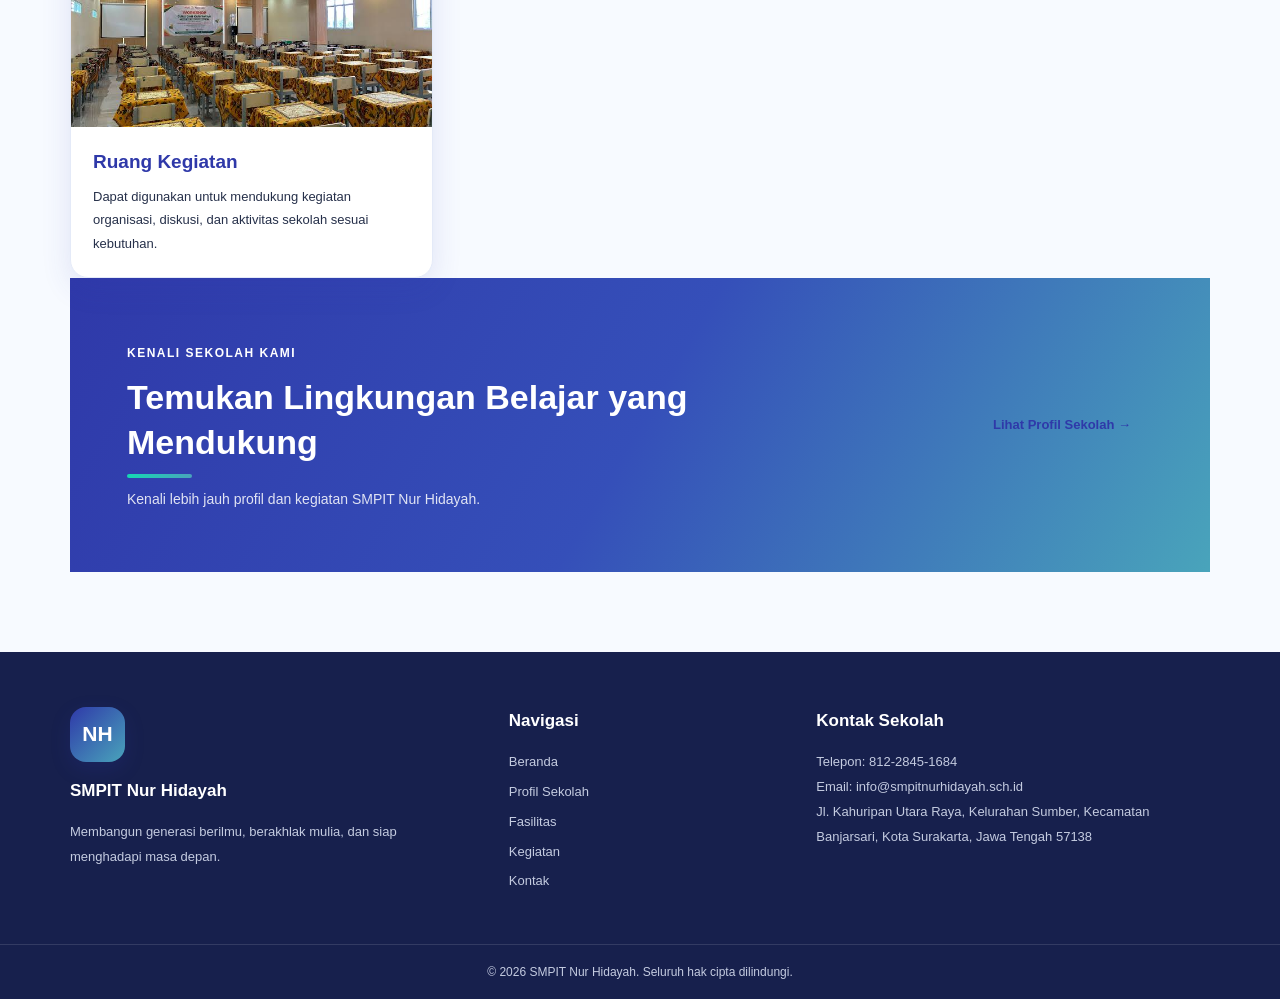
<file: fasilitas.html>
<!DOCTYPE html>
<html lang="id">
<head>
    <meta charset="UTF-8">
    <meta name="viewport" content="width=device-width, initial-scale=1.0">
    <meta name="description" content="Informasi fasilitas SMPIT Nur Hidayah untuk mendukung kegiatan belajar dan pengembangan siswa.">
    <title>Fasilitas | SMPIT Nur Hidayah</title>

    <link rel="stylesheet" href="gaya.css">
    <link rel="stylesheet" href="fasilitas.css">
</head>
<body>

    <!-- Header Berita -->
    <div class="kepala-atas">
        <div class="wadah kepala-atas-dalam">
            <span class="label-berita">INFO SEKOLAH</span>
            <div class="teks-berjalan">
                Selamat datang di website resmi SMPIT Nur Hidayah.
                Berkarakter Islami, berprestasi, dan peduli lingkungan.
            </div>

            <div class="sosial">
                <a href="https://www.instagram.com/" aria-label="Instagram">IG</a>
                <a href="https://www.facebook.com/" aria-label="Facebook">FB</a>
                <a href="https://www.youtube.com/" aria-label="YouTube">YT</a>
                <a href="https://www.tiktok.com/" aria-label="TikTok">TT</a>
            </div>
        </div>
    </div>

    <!-- Header Utama -->
    <header class="kepala-utama">
        <div class="wadah kepala-utama-dalam">
                 <a href="index.html" class="identitas-sekolah">
                <img src="logo smpit.png"
     alt="Logo SMPIT Nur Hidayah"
     class="logo-sekolah">
                <div>
                    <h1>SMPIT NUR HIDAYAH</h1>
                    <p>Sekolah Islam Terpadu</p>
                </div>
            </a>

            <button class="tombol-menu" id="tombolMenu"
                    aria-label="Buka menu navigasi"
                    aria-expanded="false">
                ☰
            </button>

            <nav class="navigasi" id="navigasiUtama">
                <a href="index.html">Beranda</a>

                <div class="menu-turun">
                    <button class="tombol-turun" type="button">
                        Tentang Kami ▾
                    </button>
                    <div class="isi-turun">
                        <a href="profil.html">Profil Sekolah</a>
                        <a href="sambutan.html">Sambutan Kepala Sekolah</a>
                    </div>
                </div>

                <a href="fasilitas.html" class="aktif">Fasilitas</a>
                <a href="kegiatan.html">Kegiatan</a>
                <a href="prestasi.html">Prestasi</a>
                <a href="kontak.html">Kontak</a>
            </nav>
        </div>
    </header>

    <main>
        <!-- Hero -->
        <section class="hero-fasilitas">
            <div class="lapisan-fasilitas"></div>
            <div class="wadah isi-hero-fasilitas">
                <p class="label-hero">SARANA DAN PRASARANA</p>
                <h2>Fasilitas Sekolah</h2>
                <p>
                    Lingkungan belajar yang nyaman untuk mendukung
                    siswa tumbuh, belajar, dan meraih prestasi.
                </p>
                <div class="jalur-fasilitas">
                    <a href="index.html">Beranda</a>
                    <span>/</span>
                    <span>Fasilitas</span>
                </div>
            </div>
        </section>

        <!-- Pengantar -->
        <section class="pengantar-fasilitas wadah">
            <div class="teks-pengantar">
                <span class="label-bagian">FASILITAS KAMI</span>
                <h2>Mendukung Belajar dengan Nyaman</h2>
                <p>
                    Fasilitas sekolah merupakan bagian penting dalam
                    menciptakan kegiatan belajar yang aman, nyaman,
                    dan menyenangkan. Berbagai sarana dapat mendukung
                    pembelajaran, ibadah, serta pengembangan
                    bakat dan minat siswa.
                </p>
            </div>

            <div class="hiasan-pengantar">
                <span>Belajar</span>
                <span>Beribadah</span>
                <span>Berkarya</span>
            </div>
        </section>

        <!-- Galeri Fasilitas -->
        <section class="bagian-galeri-fasilitas">
            <div class="wadah">
                <div class="judul-fasilitas">
                    <span class="label-bagian">JELAJAHI SEKOLAH</span>
                    <h2>Fasilitas yang Tersedia</h2>
                    <p>
                        Pilih kategori untuk melihat fasilitas sesuai
                        kebutuhanmu.
                    </p>
                </div>

                <!-- Tombol Filter -->
                <div class="filter-fasilitas" role="group"
                     aria-label="Filter kategori fasilitas">
                    <button class="tombol-filter aktif"
                            type="button" data-filter="semua"
                            aria-pressed="true">Semua</button>
                    <button class="tombol-filter"
                            type="button" data-filter="belajar"
                            aria-pressed="false">Pembelajaran</button>
                    <button class="tombol-filter"
                            type="button" data-filter="ibadah"
                            aria-pressed="false">Ibadah</button>
                    <button class="tombol-filter"
                            type="button" data-filter="umum"
                            aria-pressed="false">Fasilitas Umum</button>
                </div>

                <!-- Kartu Fasilitas -->
                <div class="kisi-fasilitas" id="kisiFasilitas">

                    <article class="kartu-fasilitas"
                             data-kategori="belajar">
                        <div class="gambar-fasilitas">
                            <img
                                src="kelas.jpeg"
                                alt="Ruang kelas untuk kegiatan belajar"
                                loading="lazy">
                            <span class="label-kategori">Pembelajaran</span>
                        </div>
                        <div class="isi-kartu-fasilitas">
                            <h3>Ruang Kelas</h3>
                            <p>
                                Tempat siswa mengikuti pembelajaran,
                                berdiskusi, dan mengembangkan pengetahuan
                                bersama guru.
                            </p>
                        </div>
                    </article>

                    <article class="kartu-fasilitas"
                             data-kategori="belajar">
                        <div class="gambar-fasilitas">
                            <img
                                src="perpus.jpeg"
                                alt="Rak buku di perpustakaan"
                                loading="lazy">
                            <span class="label-kategori">Pembelajaran</span>
                        </div>
                        <div class="isi-kartu-fasilitas">
                            <h3>Perpustakaan</h3>
                            <p>
                                Mendukung kebiasaan membaca dan membantu
                                siswa mencari sumber pengetahuan.
                            </p>
                         </div>
                    </article>

                    <article class="kartu-fasilitas"
                             data-kategori="ibadah">
                        <div class="gambar-fasilitas">
                            <img
                                src="aula dpn.jpeg"
                                alt="Bangunan masjid untuk kegiatan ibadah"
                                loading="lazy">
                            <span class="label-kategori">Ibadah</span>
                        </div>
                        <div class="isi-kartu-fasilitas">
                            <h3>Masjid atau Musala</h3>
                            <p>
                                Tempat melaksanakan ibadah serta
                                membiasakan siswa menjaga adab dan
                                kedisiplinan.
                            </p>
                        </div>
                    </article>

                    

                    <article class="kartu-fasilitas"
                             data-kategori="umum">
                        <div class="gambar-fasilitas">
                            <img
                                src="aula.jpeg"
                                alt="Ruang dalam gedung yang tertata rapi"
                                loading="lazy">
                            <span class="label-kategori">Fasilitas Umum</span>
                        </div>
                        <div class="isi-kartu-fasilitas">
                            <h3>Ruang Kegiatan</h3>
                            <p>
                                Dapat digunakan untuk mendukung kegiatan
                                organisasi, diskusi, dan aktivitas sekolah
                                sesuai kebutuhan.
                            </p>
                        </div>
                    </article>

                </div>

                
           

        <!-- Penutup -->
        <section class="ajakan-fasilitas">
            <div class="wadah isi-ajakan-fasilitas">
                <div>
                    <span class="label-bagian label-terang">
                        KENALI SEKOLAH KAMI
                    </span>
                    <h2>Temukan Lingkungan Belajar yang Mendukung</h2>
                    <p>
                        Kenali lebih jauh profil dan kegiatan SMPIT Nur Hidayah.
                    </p>
                </div>
                <a href="profil.html" class="tombol-ajakan-fasilitas">
                    Lihat Profil Sekolah →
                </a>
            </div>
        </section>
    </main>

    <!-- Footer -->
    <footer class="kaki-sekolah">
        <div class="wadah kisi-footer">
            <div class="isi-footer">
                <div class="logo-sekolah logo-footer">NH</div>
                <h3>SMPIT Nur Hidayah</h3>
                <p>
                    Membangun generasi berilmu, berakhlak mulia,
                    dan siap menghadapi masa depan.
                </p>
            </div>

            <div class="isi-footer">
                <h3>Navigasi</h3>
                <a href="index.html">Beranda</a>
                <a href="profil.html">Profil Sekolah</a>
                <a href="fasilitas.html">Fasilitas</a>
                <a href="kegiatan.html">Kegiatan</a>
                <a href="kontak.html">Kontak</a>
            </div>

            <div class="isi-footer">
                <h3>Kontak Sekolah</h3>
                <p>Telepon: 812-2845-1684</p>
                <p>Email: info@smpitnurhidayah.sch.id</p>
                <p>
                    Jl. Kahuripan Utara Raya, Kelurahan Sumber, Kecamatan Banjarsari, Kota Surakarta, Jawa Tengah 57138
                </p>
            </div>
        </div>

        <div class="bagian-hakcipta">
            <div class="wadah hakcipta-dalam">
                <p>
                    © <span id="tahunSekarang"></span> SMPIT Nur Hidayah.
                    Seluruh hak cipta dilindungi.
                </p>
            </div>
        </div>
    </footer>

    <button class="tombol-atas" id="tombolAtas"
            aria-label="Kembali ke atas">↑</button>

    <script src="fungsi.js"></script>

    <!-- Filter Fasilitas -->
    <script>
        document.addEventListener("DOMContentLoaded", function () {
            const tombolFilter = document.querySelectorAll(".tombol-filter");
            const kartuFasilitas = document.querySelectorAll(".kartu-fasilitas");

            tombolFilter.forEach(function (tombol) {
                tombol.addEventListener("click", function () {
                    const kategoriDipilih = tombol.dataset.filter;

                    tombolFilter.forEach(function (item) {
                        item.classList.remove("aktif");
                        item.setAttribute("aria-pressed", "false");
                    });

                    tombol.classList.add("aktif");
                    tombol.setAttribute("aria-pressed", "true");

                    kartuFasilitas.forEach(function (kartu) {
                        const kategoriKartu = kartu.dataset.kategori;
                        const cocok = kategoriDipilih === "semua" ||
                                      kategoriKartu === kategoriDipilih;

                        kartu.hidden = !cocok;
                    });
                });
            });

            const tahun = document.getElementById("tahunSekarang");
            if (tahun) {
                tahun.textContent = new Date().getFullYear();
            }
        });
    </script>

</body>
</html>
</file>
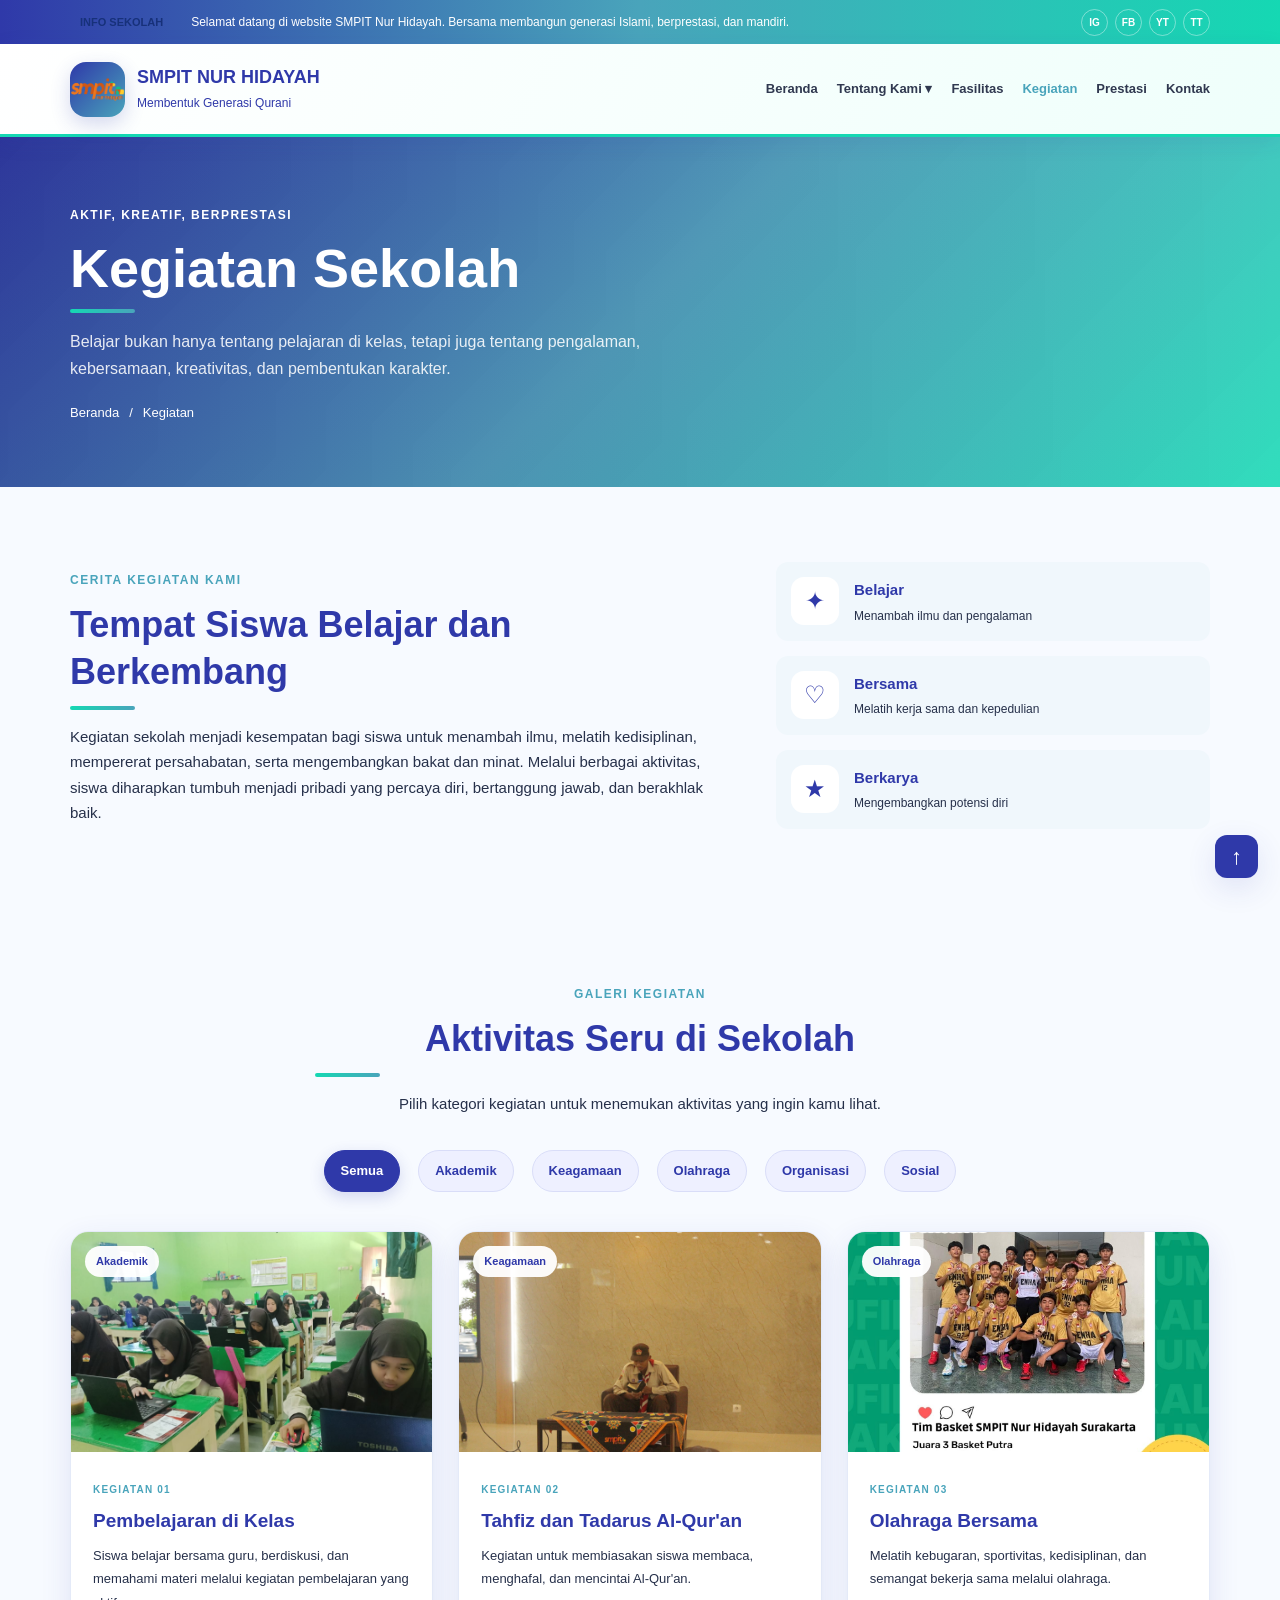
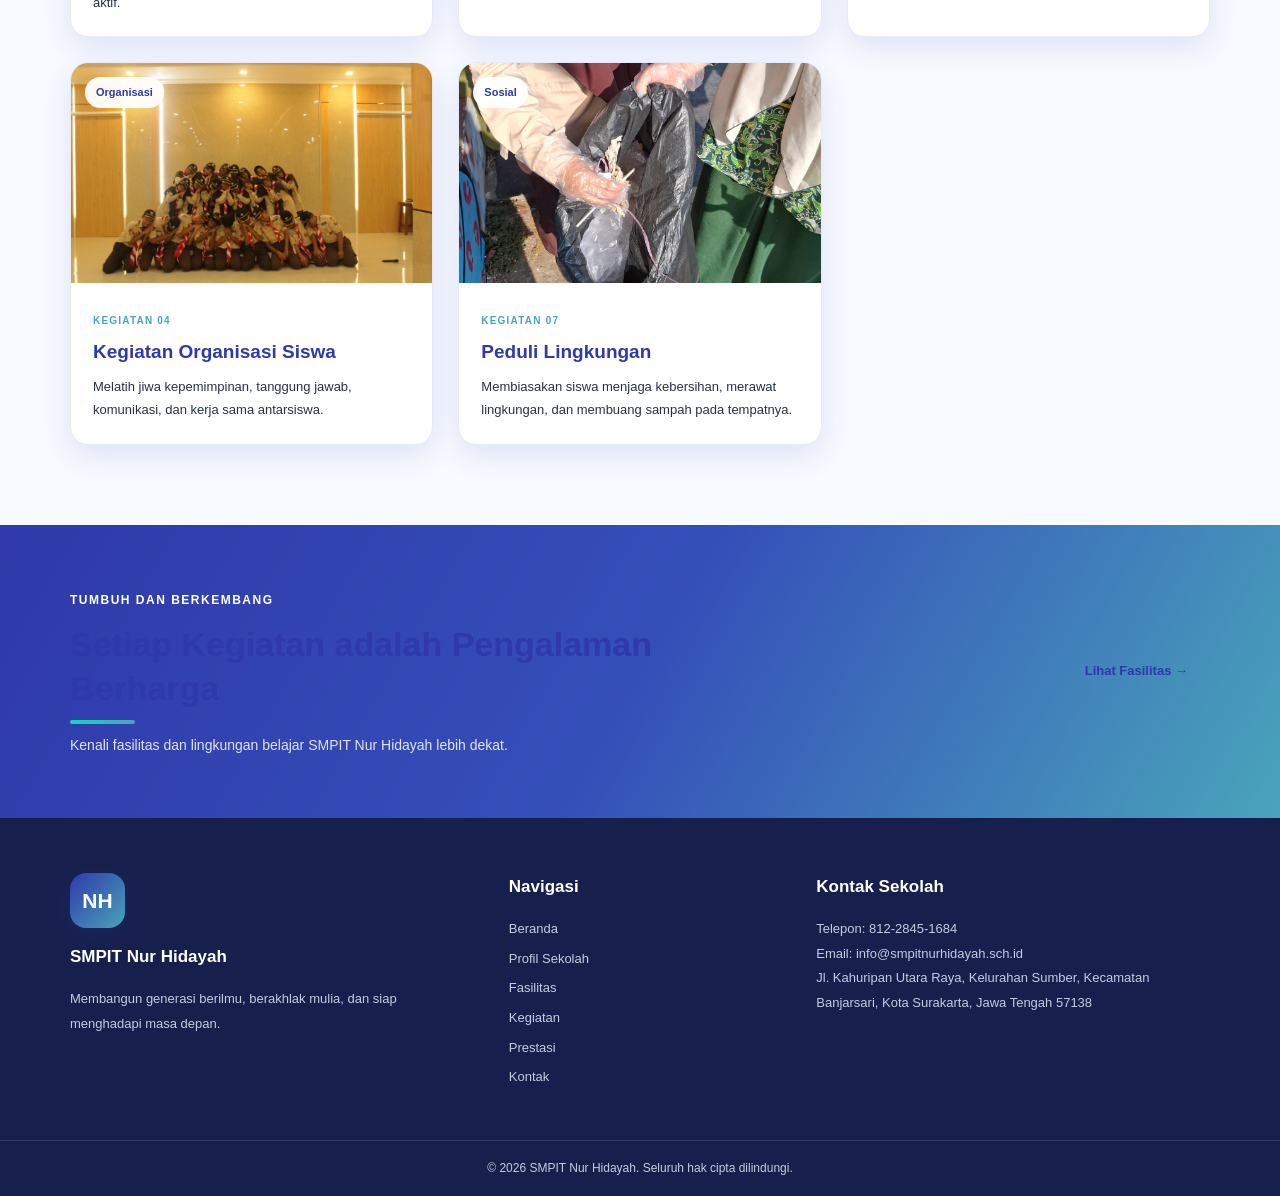
<file: kegiatan.html>
<!DOCTYPE html>
<html lang="id">
<head>
    <meta charset="UTF-8">
    <meta name="viewport" content="width=device-width, initial-scale=1.0">
    <meta name="description" content="Galeri kegiatan pembelajaran, keagamaan, olahraga, dan pengembangan diri siswa SMPIT Nur Hidayah.">
    <title>Kegiatan Sekolah | SMPIT Nur Hidayah</title>

    <link rel="stylesheet" href="gaya.css">
    <link rel="stylesheet" href="kegiatan.css">
</head>
<body>

    <!-- HEADER BERITA -->
    <div class="kepala-atas">
        <div class="wadah kepala-atas-dalam">
            <span class="label-berita">INFO SEKOLAH</span>

            <div class="teks-berjalan">
                Selamat datang di website SMPIT Nur Hidayah.
                Bersama membangun generasi Islami, berprestasi, dan mandiri.
            </div>

            <div class="sosial">
                <a href="https://www.instagram.com/" aria-label="Instagram">IG</a>
                <a href="https://www.facebook.com/" aria-label="Facebook">FB</a>
                <a href="https://www.youtube.com/" aria-label="YouTube">YT</a>
                <a href="https://www.tiktok.com/" aria-label="TikTok">TT</a>
            </div>
        </div>
    </div>

    <!-- HEADER UTAMA -->
    <header class="kepala-utama">
        <div class="wadah kepala-utama-dalam">

            <a href="index.html" class="identitas-sekolah">
               <img src="logo smpit.png"
     alt="Logo SMPIT Nur Hidayah"
     class="logo-sekolah">
                <div class="teks-identitas">
                    <h1>SMPIT NUR HIDAYAH</h1>
                    <p>Membentuk Generasi Qurani</p>
                </div>
                    
            </a>

            <button class="tombol-menu" id="tombolMenu"
                    aria-label="Buka menu navigasi"
                    aria-expanded="false">
                ☰
            </button>

            <nav class="navigasi" id="navigasiUtama">
                <a href="index.html">Beranda</a>

                <div class="menu-turun">
                    <button class="tombol-turun" type="button">
                        Tentang Kami ▾
                    </button>
                    <div class="isi-turun">
                        <a href="profil.html">Profil Sekolah</a>
                        <a href="sambutan.html">Sambutan Kepala Sekolah</a>
                    </div>
                </div>

                <a href="fasilitas.html">Fasilitas</a>
                <a href="kegiatan.html" class="aktif">Kegiatan</a>
                <a href="prestasi.html">Prestasi</a>
                <a href="kontak.html">Kontak</a>
            </nav>

        </div>
    </header>

    <main>
        <!-- HERO KEGIATAN -->
        <section class="hero-kegiatan">
            <div class="lapisan-kegiatan"></div>

            <div class="wadah isi-hero-kegiatan">
                <span class="label-hero">AKTIF, KREATIF, BERPRESTASI</span>

                <h2>Kegiatan Sekolah</h2>

                <p>
                    Belajar bukan hanya tentang pelajaran di kelas,
                    tetapi juga tentang pengalaman, kebersamaan,
                    kreativitas, dan pembentukan karakter.
                </p>

                <div class="jalur-kegiatan">
                    <a href="index.html">Beranda</a>
                    <span>/</span>
                    <span>Kegiatan</span>
                </div>
            </div>
        </section>

        <!-- PENGANTAR -->
        <section class="pengantar-kegiatan wadah">
            <div class="teks-pengantar-kegiatan">
                <span class="label-bagian">CERITA KEGIATAN KAMI</span>

                <h2>Tempat Siswa Belajar dan Berkembang</h2>

                <p>
                    Kegiatan sekolah menjadi kesempatan bagi siswa
                    untuk menambah ilmu, melatih kedisiplinan,
                    mempererat persahabatan, serta mengembangkan
                    bakat dan minat. Melalui berbagai aktivitas,
                    siswa diharapkan tumbuh menjadi pribadi yang
                    percaya diri, bertanggung jawab, dan berakhlak baik.
                </p>
            </div>

            <div class="hiasan-kegiatan">
                <div class="item-hiasan">
                    <span class="ikon-hiasan">✦</span>
                    <div>
                        <h3>Belajar</h3>
                        <p>Menambah ilmu dan pengalaman</p>
                    </div>
                </div>

                <div class="item-hiasan">
                    <span class="ikon-hiasan">♡</span>
                    <div>
                        <h3>Bersama</h3>
                        <p>Melatih kerja sama dan kepedulian</p>
                    </div>
                </div>

                <div class="item-hiasan">
                    <span class="ikon-hiasan">★</span>
                    <div>
                        <h3>Berkarya</h3>
                        <p>Mengembangkan potensi diri</p>
                    </div>
                </div>
            </div>
        </section>

        <!-- GALERI KEGIATAN -->
        <section class="bagian-galeri-kegiatan">
            <div class="wadah">

                <div class="judul-kegiatan">
                    <span class="label-bagian">GALERI KEGIATAN</span>
                    <h2>Aktivitas Seru di Sekolah</h2>
                    <p>
                        Pilih kategori kegiatan untuk menemukan
                        aktivitas yang ingin kamu lihat.
                    </p>
                </div>

                <!-- FILTER -->
                <div class="filter-kegiatan" role="group"
                     aria-label="Filter kategori kegiatan">

                    <button type="button"
                            class="tombol-filter aktif"
                            data-filter="semua"
                            aria-pressed="true">
                        Semua
                    </button>

                    <button type="button"
                            class="tombol-filter"
                            data-filter="akademik"
                            aria-pressed="false">
                        Akademik
                    </button>

                    <button type="button"
                            class="tombol-filter"
                            data-filter="keagamaan"
                            aria-pressed="false">
                        Keagamaan
                    </button>

                    <button type="button"
                            class="tombol-filter"
                            data-filter="olahraga"
                            aria-pressed="false">
                        Olahraga
                    </button>

                    <button type="button"
                            class="tombol-filter"
                            data-filter="organisasi"
                            aria-pressed="false">
                        Organisasi
                    </button>

                    <button type="button"
                            class="tombol-filter"
                            data-filter="sosial"
                            aria-pressed="false">
                        Sosial
                    </button>
                </div>

                <!-- DAFTAR KARTU KEGIATAN -->
                <div class="kisi-kegiatan" id="kisiKegiatan">

                    <!-- KEGIATAN 1 -->
                    <article class="kartu-kegiatan"
                             data-kategori="akademik">
                        <div class="gambar-kegiatan">
                            <img
                                src="bel kelas.jpg"
                                alt="Siswa mengikuti kegiatan pembelajaran"
                                loading="lazy">
                            <span class="label-kategori">Akademik</span>
                        </div>

                        <div class="isi-kartu-kegiatan">
                            <span class="nomor-kegiatan">KEGIATAN 01</span>
                            <h3>Pembelajaran di Kelas</h3>
                            <p>
                                Siswa belajar bersama guru, berdiskusi,
                                dan memahami materi melalui kegiatan
                                pembelajaran yang aktif.
                            </p>
                        </div>
                    </article>

                    <!-- KEGIATAN 2 -->
                    <article class="kartu-kegiatan"
                             data-kategori="keagamaan">
                        <div class="gambar-kegiatan">
                            <img
                                src="IMG_5450.JPG"
                                alt="Al-Qur'an untuk kegiatan keagamaan"
                                loading="lazy">
                            <span class="label-kategori">Keagamaan</span>
                        </div>

                        <div class="isi-kartu-kegiatan">
                            <span class="nomor-kegiatan">KEGIATAN 02</span>
                            <h3>Tahfiz dan Tadarus Al-Qur'an</h3>
                            <p>
                                Kegiatan untuk membiasakan siswa membaca,
                                menghafal, dan mencintai Al-Qur'an.
                            </p>
                        </div>
                    </article>

                    <!-- KEGIATAN 3 -->
                    <article class="kartu-kegiatan"
                             data-kategori="olahraga">
                        <div class="gambar-kegiatan">
                            <img
                                src="keg bas.jpg"
                                alt="Aktivitas olahraga bersama"
                                loading="lazy">
                            <span class="label-kategori">Olahraga</span>
                        </div>

                        <div class="isi-kartu-kegiatan">
                            <span class="nomor-kegiatan">KEGIATAN 03</span>
                            <h3>Olahraga Bersama</h3>
                            <p>
                                Melatih kebugaran, sportivitas, kedisiplinan,
                                dan semangat bekerja sama melalui olahraga.
                            </p>
                        </div>
                    </article>

                    <!-- KEGIATAN 4 -->
                    <article class="kartu-kegiatan"
                             data-kategori="organisasi">
                        <div class="gambar-kegiatan">
                            <img
                                src="IMG_5839.JPG"
                                alt="Sekelompok orang mengikuti kegiatan bersama"
                                loading="lazy">
                            <span class="label-kategori">Organisasi</span>
                        </div>

                        <div class="isi-kartu-kegiatan">
                            <span class="nomor-kegiatan">KEGIATAN 04</span>
                            <h3>Kegiatan Organisasi Siswa</h3>
                            <p>
                                Melatih jiwa kepemimpinan, tanggung jawab,
                                komunikasi, dan kerja sama antarsiswa.
                            </p>
                        </div>
                    </article>

                   

                   

                    <!-- KEGIATAN 7 -->
                    <article class="kartu-kegiatan"
                             data-kategori="sosial">
                        <div class="gambar-kegiatan">
                            <img
                                src="20261011_073840.jpg"
                                alt="Lingkungan alam dan pepohonan"
                                loading="lazy">
                            <span class="label-kategori">Sosial</span>
                        </div>

                        <div class="isi-kartu-kegiatan">
                            <span class="nomor-kegiatan">KEGIATAN 07</span>
                            <h3>Peduli Lingkungan</h3>
                            <p>
                                Membiasakan siswa menjaga kebersihan,
                                merawat lingkungan, dan membuang sampah
                                pada tempatnya.
                            </p>
                        </div>
                    </article>
 </div>
            </div>
        </section>
    </main>

                    

                   
        <!-- BAGIAN PENUTUP -->
       <section class="ajakan-kegiatan">
            <div class="wadah isi-ajakan-kegiatan">
                <div>
                    <span class="label-bagian label-terang">
                        TUMBUH DAN BERKEMBANG
                    </span>

                    <h2>Setiap Kegiatan adalah Pengalaman Berharga</h2>

                    <p>
                        Kenali fasilitas dan lingkungan belajar
                        SMPIT Nur Hidayah lebih dekat.
                    </p>
                </div>

                <a href="fasilitas.html" class="tombol-ajakan-kegiatan">
                    Lihat Fasilitas →
                </a>
            </div>
        </section>
    </main>


    <!-- FOOTER -->
    <footer class="kaki-sekolah">
        <div class="wadah kisi-footer">

            <div class="isi-footer">
                <div class="logo-sekolah logo-footer">NH</div>
                <h3>SMPIT Nur Hidayah</h3>
                <p>
                    Membangun generasi berilmu, berakhlak mulia,
                    dan siap menghadapi masa depan.
                </p>
            </div>

            <div class="isi-footer">
                <h3>Navigasi</h3>
                <a href="index.html">Beranda</a>
                <a href="profil.html">Profil Sekolah</a>
                <a href="fasilitas.html">Fasilitas</a>
                <a href="kegiatan.html">Kegiatan</a>
                <a href="prestasi.html">Prestasi</a>
                <a href="kontak.html">Kontak</a>
            </div>

            <div class="isi-footer">
                <h3>Kontak Sekolah</h3>
                <p>Telepon: 812-2845-1684</p>
                <p>Email: info@smpitnurhidayah.sch.id</p>
                <p>
                    Jl. Kahuripan Utara Raya, Kelurahan Sumber, Kecamatan Banjarsari, Kota Surakarta, Jawa Tengah 57138
                </p>
            </div>

        </div>

        <div class="bagian-hakcipta">
            <div class="wadah hakcipta-dalam">
                <p>
                    © <span id="tahunSekarang"></span>
                    SMPIT Nur Hidayah. Seluruh hak cipta dilindungi.
                </p>
            </div>
        </div>
    </footer>

    <button class="tombol-atas" id="tombolAtas"
            aria-label="Kembali ke atas">↑</button>

    <script src="fungsi.js"></script>

    <!-- SCRIPT FILTER KEGIATAN -->
    <script>
        document.addEventListener("DOMContentLoaded", function () {
            const tombolFilter = document.querySelectorAll(".tombol-filter");
            const kartuKegiatan = document.querySelectorAll(".kartu-kegiatan");

            tombolFilter.forEach(function (tombol) {
                tombol.addEventListener("click", function () {
                    const filterDipilih = tombol.dataset.filter;

                    tombolFilter.forEach(function (item) {
                        item.classList.remove("aktif");
                        item.setAttribute("aria-pressed", "false");
                    });

                    tombol.classList.add("aktif");
                    tombol.setAttribute("aria-pressed", "true");

                    kartuKegiatan.forEach(function (kartu) {
                        const kategori = kartu.dataset.kategori;
                        const cocok = filterDipilih === "semua" ||
                                      kategori === filterDipilih;

                        kartu.hidden = !cocok;
                    });
                });
            });

            const tahun = document.getElementById("tahunSekarang");
            if (tahun) {
                tahun.textContent = new Date().getFullYear();
            }
        });
    </script>

</body>
</html>
</file>
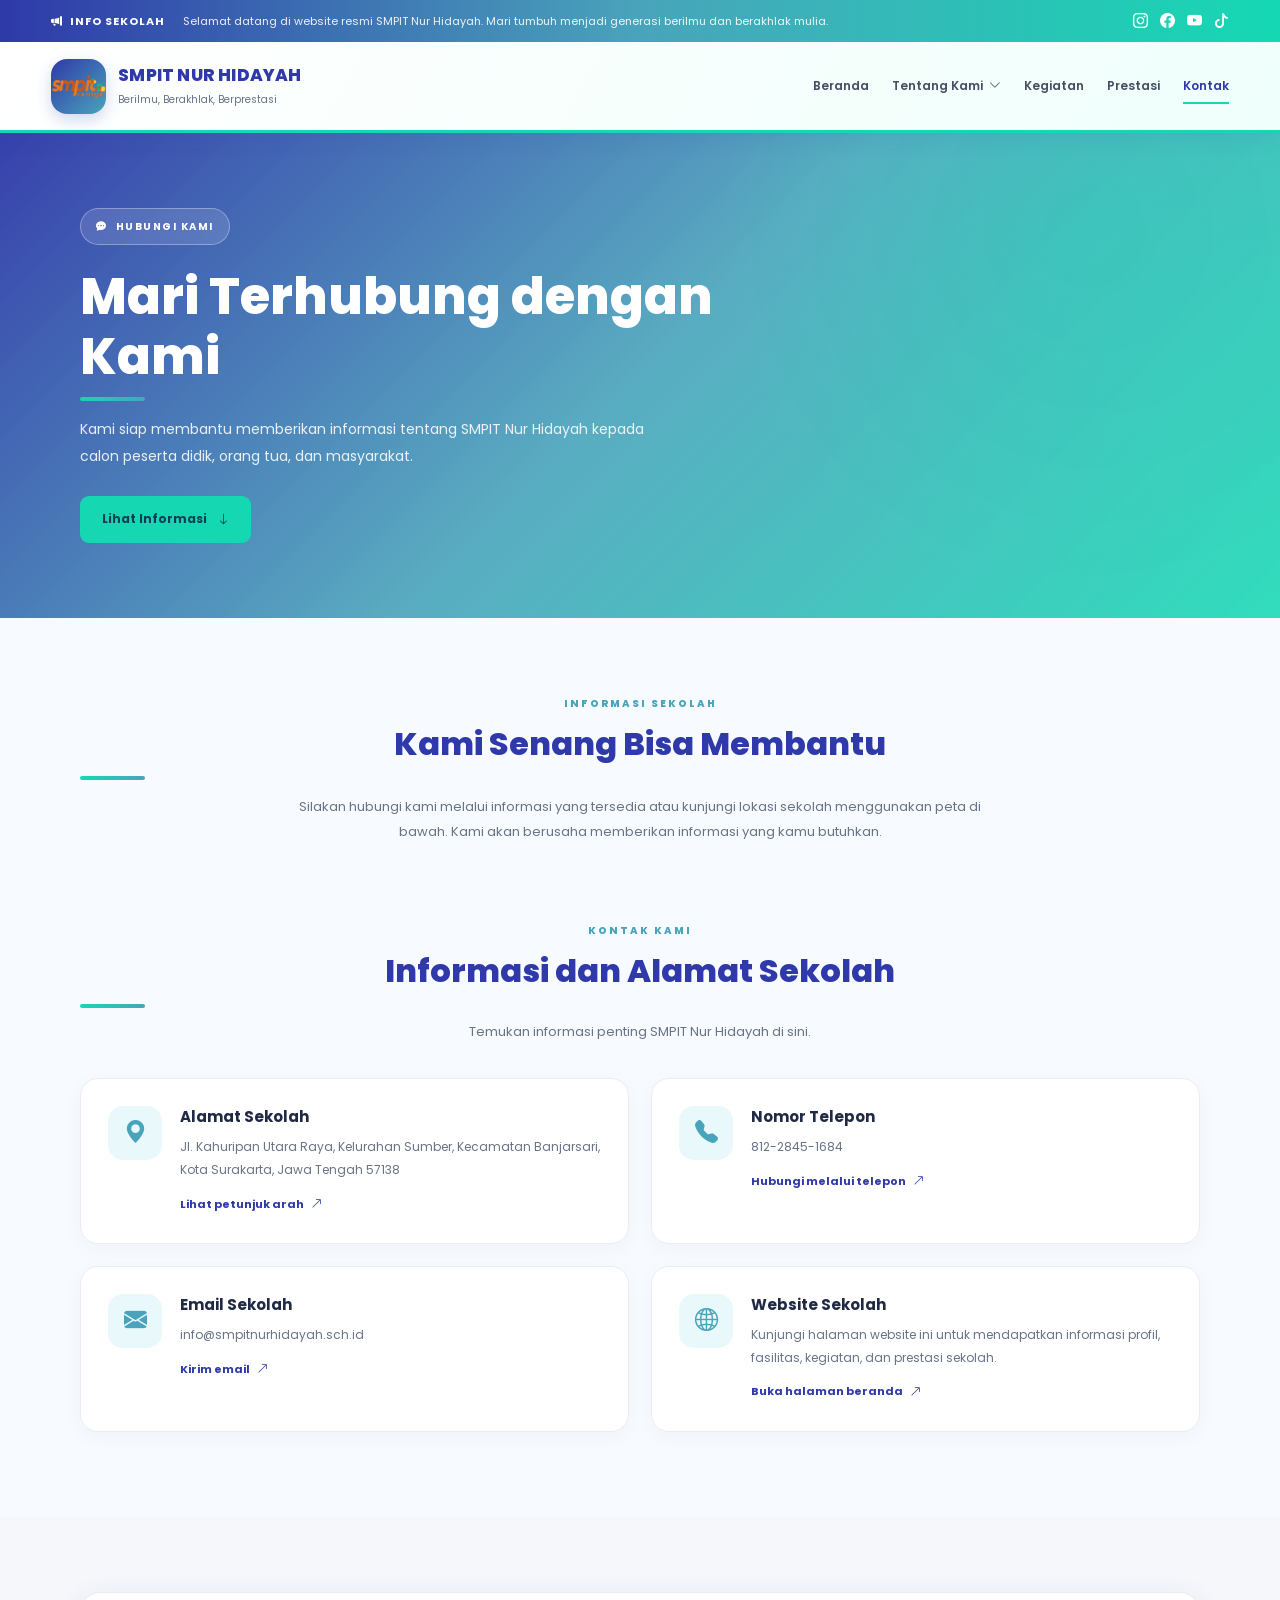
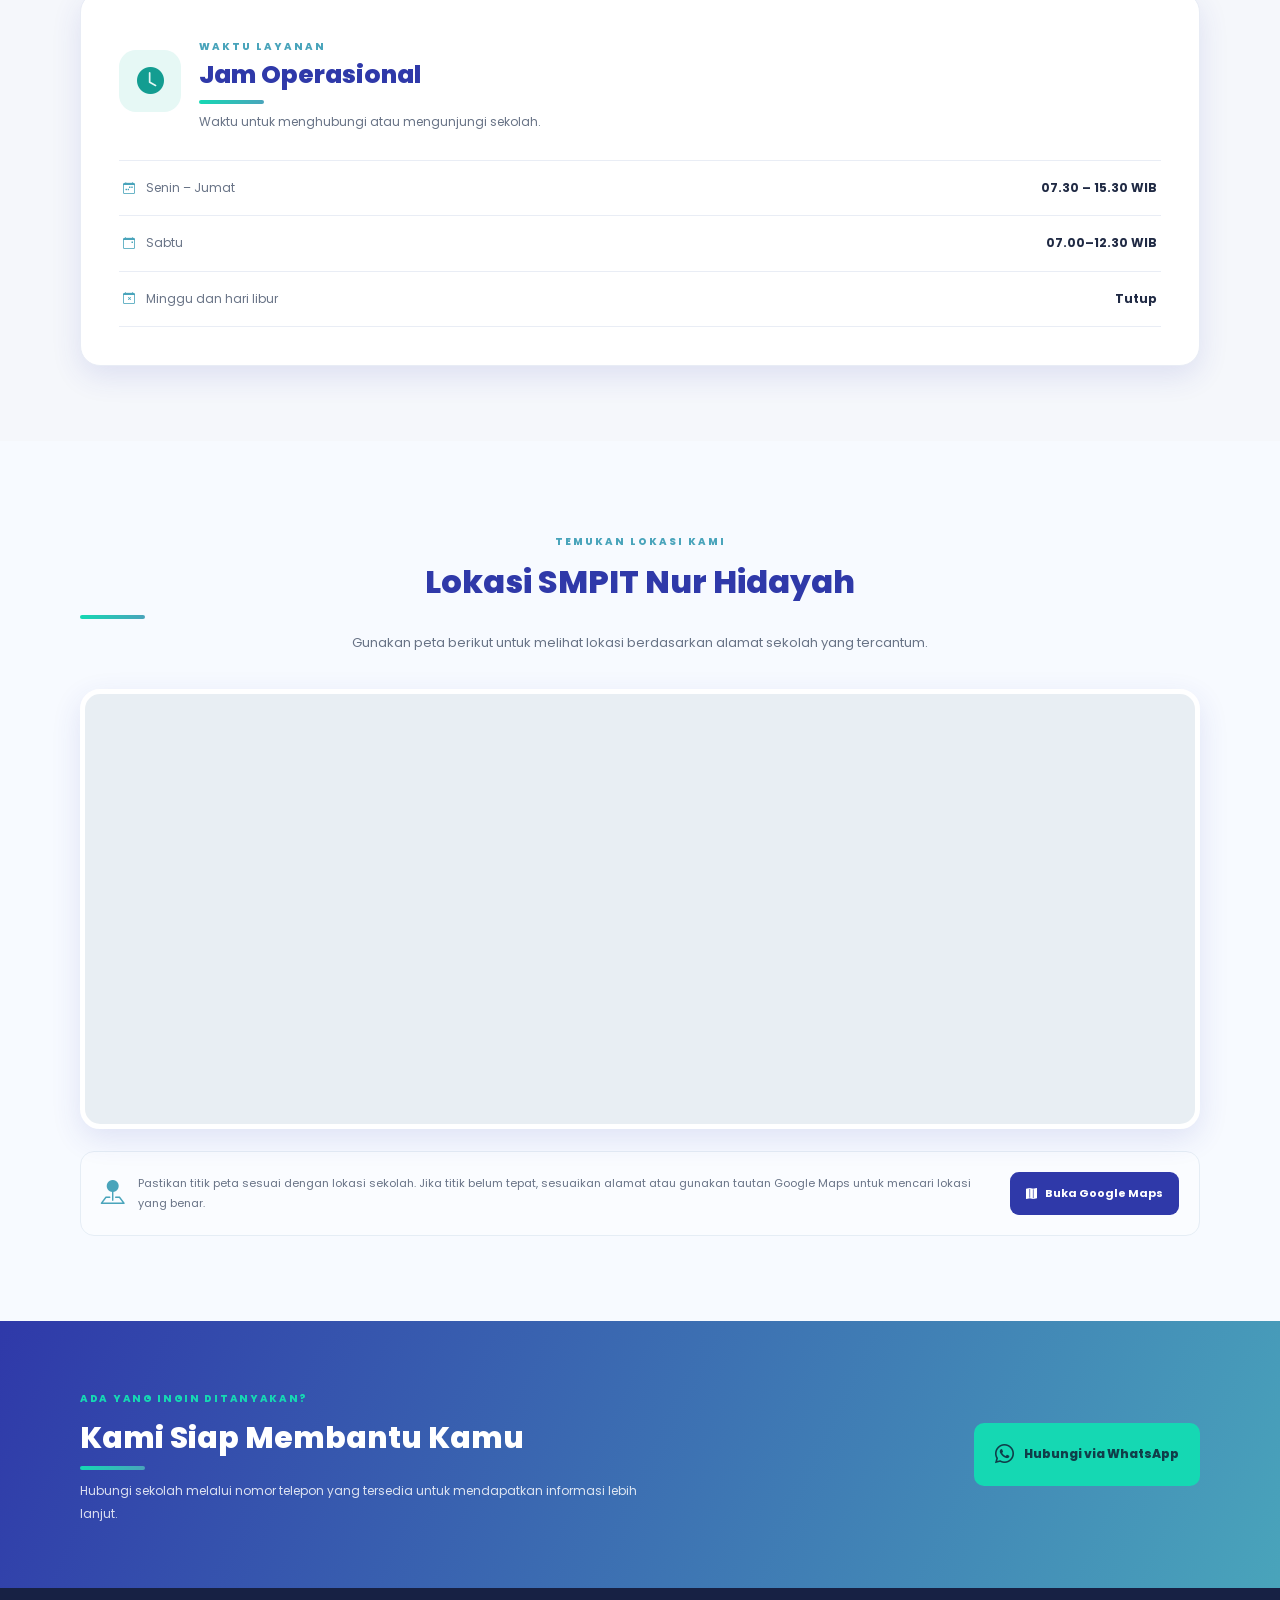
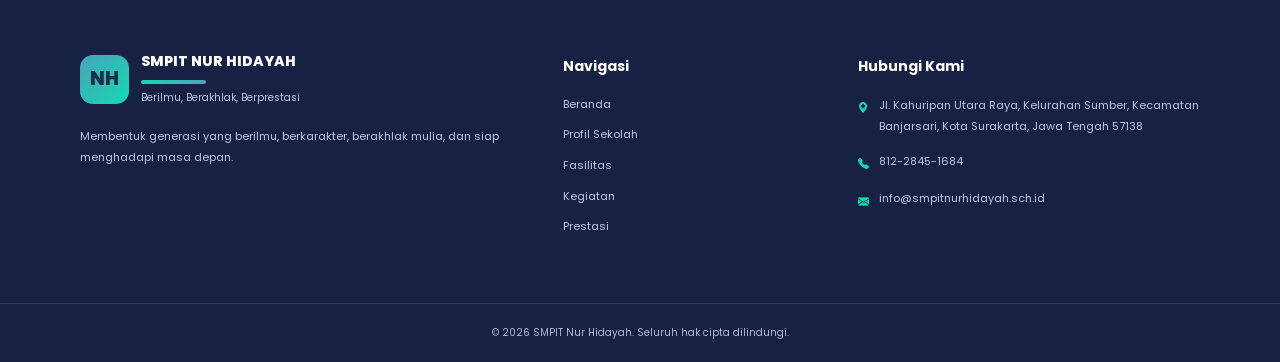
<file: kontak.html>
<!DOCTYPE html>
<html lang="id">
<head>
    <meta charset="UTF-8">
    <meta name="viewport" content="width=device-width, initial-scale=1.0">

    <title>Kontak | SMPIT Nur Hidayah</title>
    <meta name="description" content="Informasi alamat, kontak, jam operasional, dan lokasi SMPIT Nur Hidayah.">

    <!-- Bootstrap 5 -->
    <link href="https://cdn.jsdelivr.net/npm/bootstrap@5.3.3/dist/css/bootstrap.min.css" rel="stylesheet">

    <!-- Bootstrap Icons -->
    <link rel="stylesheet" href="https://cdn.jsdelivr.net/npm/bootstrap-icons@1.11.3/font/bootstrap-icons.min.css">

    <!-- Font Google -->
    <link rel="preconnect" href="https://fonts.googleapis.com">
    <link rel="preconnect" href="https://fonts.gstatic.com" crossorigin>
    <link href="https://fonts.googleapis.com/css2?family=Poppins:wght@300;400;500;600;700;800&display=swap" rel="stylesheet">

    <!-- CSS Utama dan CSS Kontak -->
    <link rel="stylesheet" href="gaya.css">
    <link rel="stylesheet" href="kontak.css">
</head>

<body>

    <!-- HEADER ATAS -->
    <div class="kepala-atas">
        <div class="kepala-atas-dalam">
            <div class="label-berita">
                <i class="bi bi-megaphone-fill"></i>
                INFO SEKOLAH
            </div>

            <div class="teks-berjalan">
                Selamat datang di website resmi SMPIT Nur Hidayah.
                Mari tumbuh menjadi generasi berilmu dan berakhlak mulia.
            </div>

            <div class="sosial">
                <a href="https://www.instagram.com/"
                   target="_blank" rel="noopener noreferrer"
                   aria-label="Instagram">
                    <i class="bi bi-instagram"></i>
                </a>

                <a href="https://www.facebook.com/"
                   target="_blank" rel="noopener noreferrer"
                   aria-label="Facebook">
                    <i class="bi bi-facebook"></i>
                </a>

                <a href="https://www.youtube.com/"
                   target="_blank" rel="noopener noreferrer"
                   aria-label="YouTube">
                    <i class="bi bi-youtube"></i>
                </a>

                <a href="https://www.tiktok.com/"
                   target="_blank" rel="noopener noreferrer"
                   aria-label="TikTok">
                    <i class="bi bi-tiktok"></i>
                </a>
            </div>
        </div>
    </div>

    <!-- HEADER UTAMA -->
    <header class="kepala-utama">
        <div class="kepala-utama-dalam">

            <a href="index.html" class="identitas-sekolah">
               <img src="logo smpit.png"
     alt="Logo SMPIT Nur Hidayah"
     class="logo-sekolah">

                <div class="teks-identitas">
                    <h1>SMPIT NUR HIDAYAH</h1>
                    <p>Berilmu, Berakhlak, Berprestasi</p>
                </div>
            </a>

            <button
                class="tombol-menu"
                id="tombolMenu"
                type="button"
                aria-label="Buka menu navigasi"
                aria-controls="navigasiUtama"
                aria-expanded="false">
                <i class="bi bi-list"></i>
            </button>

            <nav class="navigasi" id="navigasiUtama" aria-label="Navigasi utama">
                <a href="index.html">Beranda</a>

                <div class="menu-turun">
                    <a href="profil.html" class="tautan-menu-turun">
                        Tentang Kami
                        <i class="bi bi-chevron-down"></i>
                    </a>

                    <div class="isi-turun">
                        <a href="profil.html">Profil Sekolah</a>
                        <a href="sambutan.html">Sambutan</a>
                        <a href="fasilitas.html">Fasilitas</a>
                    </div>
                </div>

                <a href="kegiatan.html">Kegiatan</a>
                <a href="prestasi.html">Prestasi</a>
                <a href="kontak.html" class="aktif" aria-current="page">Kontak</a>
            </nav>

        </div>
    </header>

    <main>

        <!-- HERO KONTAK -->
        <section class="hero-kontak">
            <div class="lapisan-hero-kontak"></div>

            <div class="isi-hero-kontak">
                <span class="label-hero-kontak">
                    <i class="bi bi-chat-dots-fill"></i>
                    HUBUNGI KAMI
                </span>

                <h2>Mari Terhubung dengan Kami</h2>

                <p>
                    Kami siap membantu memberikan informasi tentang
                    SMPIT Nur Hidayah kepada calon peserta didik,
                    orang tua, dan masyarakat.
                </p>

                <a href="#informasiKontak" class="tombol-hero-kontak">
                    Lihat Informasi
                    <i class="bi bi-arrow-down"></i>
                </a>
            </div>
        </section>

        <!-- PENGANTAR -->
        <section class="pengantar-kontak">
            <div class="wadah-kontak">
                <span class="label-bagian-kontak">INFORMASI SEKOLAH</span>

                <h2 class="judul-bagian-kontak">
                    Kami Senang Bisa Membantu
                </h2>

                <p class="deskripsi-bagian-kontak">
                    Silakan hubungi kami melalui informasi yang tersedia
                    atau kunjungi lokasi sekolah menggunakan peta di bawah.
                    Kami akan berusaha memberikan informasi yang kamu butuhkan.
                </p>
            </div>
        </section>

        <!-- INFORMASI KONTAK -->
        <section class="bagian-informasi-kontak" id="informasiKontak">
            <div class="wadah-kontak">

                <div class="judul-seksi-kontak">
                    <span class="label-bagian-kontak">KONTAK KAMI</span>
                    <h2>Informasi dan Alamat Sekolah</h2>
                    <p>Temukan informasi penting SMPIT Nur Hidayah di sini.</p>
                </div>

                <div class="susunan-informasi-kontak">

                    <!-- Alamat -->
                    <article class="kartu-informasi-kontak">
                        <div class="ikon-informasi-kontak">
                            <i class="bi bi-geo-alt-fill"></i>
                        </div>

                        <div class="isi-informasi-kontak">
                            <h3>Alamat Sekolah</h3>

                            <p>
                                Jl. Kahuripan Utara Raya, Kelurahan Sumber, Kecamatan Banjarsari, Kota Surakarta, Jawa Tengah 57138
                            </p>

                            <a
                                href="https://www.google.com/maps/search/?api=1&query=Jl.+Jenderal+Ahmad+Yani+Gn.+4A+Lr.+1+No.+18+Kecamatan+Blora+Kabupaten+Blora+Jawa+Tengah+58211"
                                target="_blank"
                                rel="noopener noreferrer"
                                class="tautan-informasi-kontak">
                                Lihat petunjuk arah
                                <i class="bi bi-arrow-up-right"></i>
                            </a>
                        </div>
                    </article>

                    <!-- Telepon -->
                    <article class="kartu-informasi-kontak">
                        <div class="ikon-informasi-kontak">
                            <i class="bi bi-telephone-fill"></i>
                        </div>

                        <div class="isi-informasi-kontak">
                            <h3>Nomor Telepon</h3>

                            <p>812-2845-1684</p>

                            <a href="tel:+6281228451684" class="tautan-informasi-kontak">
                                Hubungi melalui telepon
                                <i class="bi bi-arrow-up-right"></i>
                            </a>
                        </div>
                    </article>

                    <!-- Email -->
                    <article class="kartu-informasi-kontak">
                        <div class="ikon-informasi-kontak">
                            <i class="bi bi-envelope-fill"></i>
                        </div>

                        <div class="isi-informasi-kontak">
                            <h3>Email Sekolah</h3>

                            <p>info@smpitnurhidayah.sch.id</p>

                            <a
                                href="mailto:info@smpitnurhidayah.sch.id"
                                class="tautan-informasi-kontak">
                                Kirim email
                                <i class="bi bi-arrow-up-right"></i>
                            </a>
                        </div>
                    </article>

                    <!-- Website -->
                    <article class="kartu-informasi-kontak">
                        <div class="ikon-informasi-kontak">
                            <i class="bi bi-globe2"></i>
                        </div>

                        <div class="isi-informasi-kontak">
                            <h3>Website Sekolah</h3>

                            <p>
                                Kunjungi halaman website ini untuk mendapatkan
                                informasi profil, fasilitas, kegiatan, dan prestasi sekolah.
                            </p>

                            <a href="index.html" class="tautan-informasi-kontak">
                                Buka halaman beranda
                                <i class="bi bi-arrow-up-right"></i>
                            </a>
                        </div>
                    </article>

                </div>
            </div>
        </section>

        <!-- JAM OPERASIONAL -->
        <section class="bagian-jam-kontak">
            <div class="wadah-kontak">

                <div class="isi-jam-kontak">
                    <div class="bagian-judul-jam">
                        <div class="ikon-jam-kontak">
                            <i class="bi bi-clock-fill"></i>
                        </div>

                        <div>
                            <span class="label-bagian-kontak">WAKTU LAYANAN</span>
                            <h2>Jam Operasional</h2>
                            <p>
                                Waktu untuk menghubungi atau mengunjungi sekolah.
                            </p>
                        </div>
                    </div>

                    <div class="daftar-jam-kontak">
                        <div class="baris-jam-kontak">
                            <span><i class="bi bi-calendar-week"></i> 
Senin – Jumat	
</span>
                            <strong>	07.30 – 15.30 WIB
</strong>
                        </div>

                        <div class="baris-jam-kontak">
                            <span><i class="bi bi-calendar-event"></i> Sabtu</span>
                            <strong>07.00–12.30 WIB</strong>
                        </div>

                        <div class="baris-jam-kontak">
                            <span><i class="bi bi-calendar-x"></i> Minggu dan hari libur</span>
                            <strong>Tutup</strong>
                        </div>
                    </div>

                    
                </div>

            </div>
        </section>

        <!-- GOOGLE MAPS -->
        <section class="bagian-peta-kontak">
            <div class="wadah-kontak">

                <div class="judul-seksi-kontak">
                    <span class="label-bagian-kontak">TEMUKAN LOKASI KAMI</span>
                    <h2>Lokasi SMPIT Nur Hidayah</h2>
                    <p>
                        Gunakan peta berikut untuk melihat lokasi berdasarkan
                        alamat sekolah yang tercantum.
                    </p>
                </div>

                <div class="bingkai-peta-kontak">
                    
<iframe
  src="https://www.google.com/maps?q=Surakarta&output=embed"
  width="100%"
  height="350"
  style="border:0;"
  loading="lazy">
</iframe>

                </div>

                <div class="catatan-peta-kontak">
                    <i class="bi bi-pin-map-fill"></i>
                    <p>
                        Pastikan titik peta sesuai dengan lokasi sekolah.
                        Jika titik belum tepat, sesuaikan alamat atau gunakan
                        tautan Google Maps untuk mencari lokasi yang benar.
                    </p>

                    <a
                        href="https://www.google.com/maps/search/?api=1&query=Jl.+Kahuripan+Utara+Raya+Kelurahan+Sumber+Kecamatan+Banjarsari+Kota+Surakarta+Jawa+Tengah+57138"
                        target="_blank"
                        rel="noopener noreferrer"
                        class="tombol-peta-kontak">
                        <i class="bi bi-map-fill"></i>
                        Buka Google Maps
                    </a>
                </div>

            </div>
        </section>

        <!-- CTA -->
        <section class="ajakan-kontak">
            <div class="wadah-kontak isi-ajakan-kontak">
                <div>
                    <span>ADA YANG INGIN DITANYAKAN?</span>
                    <h2>Kami Siap Membantu Kamu</h2>
                    <p>
                        Hubungi sekolah melalui nomor telepon yang tersedia
                        untuk mendapatkan informasi lebih lanjut.
                    </p>
                </div>

                <a
                    href="https://wa.me/6281228451684"
                    target="_blank"
                    rel="noopener noreferrer"
                    class="tombol-whatsapp-kontak">
                    <i class="bi bi-whatsapp"></i>
                    Hubungi via WhatsApp
                </a>
            </div>
        </section>

    </main>

    <!-- FOOTER -->
    <footer class="kaki-kontak">
        <div class="wadah-kontak isi-kaki-kontak">

            <div class="kolom-kaki-kontak tentang-kaki-kontak">
                <div class="identitas-kaki-kontak">
                    <div class="logo-kaki-kontak">NH</div>

                    <div>
                        <h2>SMPIT NUR HIDAYAH</h2>
                        <p>Berilmu, Berakhlak, Berprestasi</p>
                    </div>
                </div>

                <p class="deskripsi-kaki-kontak">
                    Membentuk generasi yang berilmu, berkarakter,
                    berakhlak mulia, dan siap menghadapi masa depan.
                </p>
            </div>

            <div class="kolom-kaki-kontak">
                <h3>Navigasi</h3>
                <a href="index.html">Beranda</a>
                <a href="profil.html">Profil Sekolah</a>
                <a href="fasilitas.html">Fasilitas</a>
                <a href="kegiatan.html">Kegiatan</a>
                <a href="prestasi.html">Prestasi</a>
            </div>

            <div class="kolom-kaki-kontak">
                <h3>Hubungi Kami</h3>

                <p>
                    <i class="bi bi-geo-alt-fill"></i>
                    Jl. Kahuripan Utara Raya, Kelurahan Sumber, Kecamatan Banjarsari, Kota Surakarta, Jawa Tengah 57138
                </p>

                <p>
                    <i class="bi bi-telephone-fill"></i>
                    812-2845-1684
                </p>

                <p>
                    <i class="bi bi-envelope-fill"></i>
                    info@smpitnurhidayah.sch.id
                </p>
            </div>

        </div>

        <div class="bagian-hak-cipta-kontak">
            <p>
                &copy; <span id="tahunSekarang"></span> SMPIT Nur Hidayah.
                Seluruh hak cipta dilindungi.
            </p>
        </div>
    </footer>

    <!-- Tombol Kembali ke Atas -->
    <button
        class="tombol-atas-kontak"
        id="tombolAtas"
        type="button"
        aria-label="Kembali ke atas">
        <i class="bi bi-arrow-up"></i>
    </button>

    <!-- JavaScript -->
    <script src="https://cdn.jsdelivr.net/npm/bootstrap@5.3.3/dist/js/bootstrap.bundle.min.js"></script>
    <script src="fungsi.js"></script>

    <script>
        // Menampilkan tahun secara otomatis
        const tahunSekarang = document.getElementById("tahunSekarang");

        if (tahunSekarang) {
            tahunSekarang.textContent = new Date().getFullYear();
        }

        // Tombol kembali ke atas
        const tombolAtasKontak = document.getElementById("tombolAtas");

        if (tombolAtasKontak) {
            window.addEventListener("scroll", function () {
                tombolAtasKontak.classList.toggle("muncul", window.scrollY > 300);
            });

            tombolAtasKontak.addEventListener("click", function () {
                window.scrollTo({
                    top: 0,
                    behavior: "smooth"
                });
            });
        }
    </script>

</body>
</html>
</file>
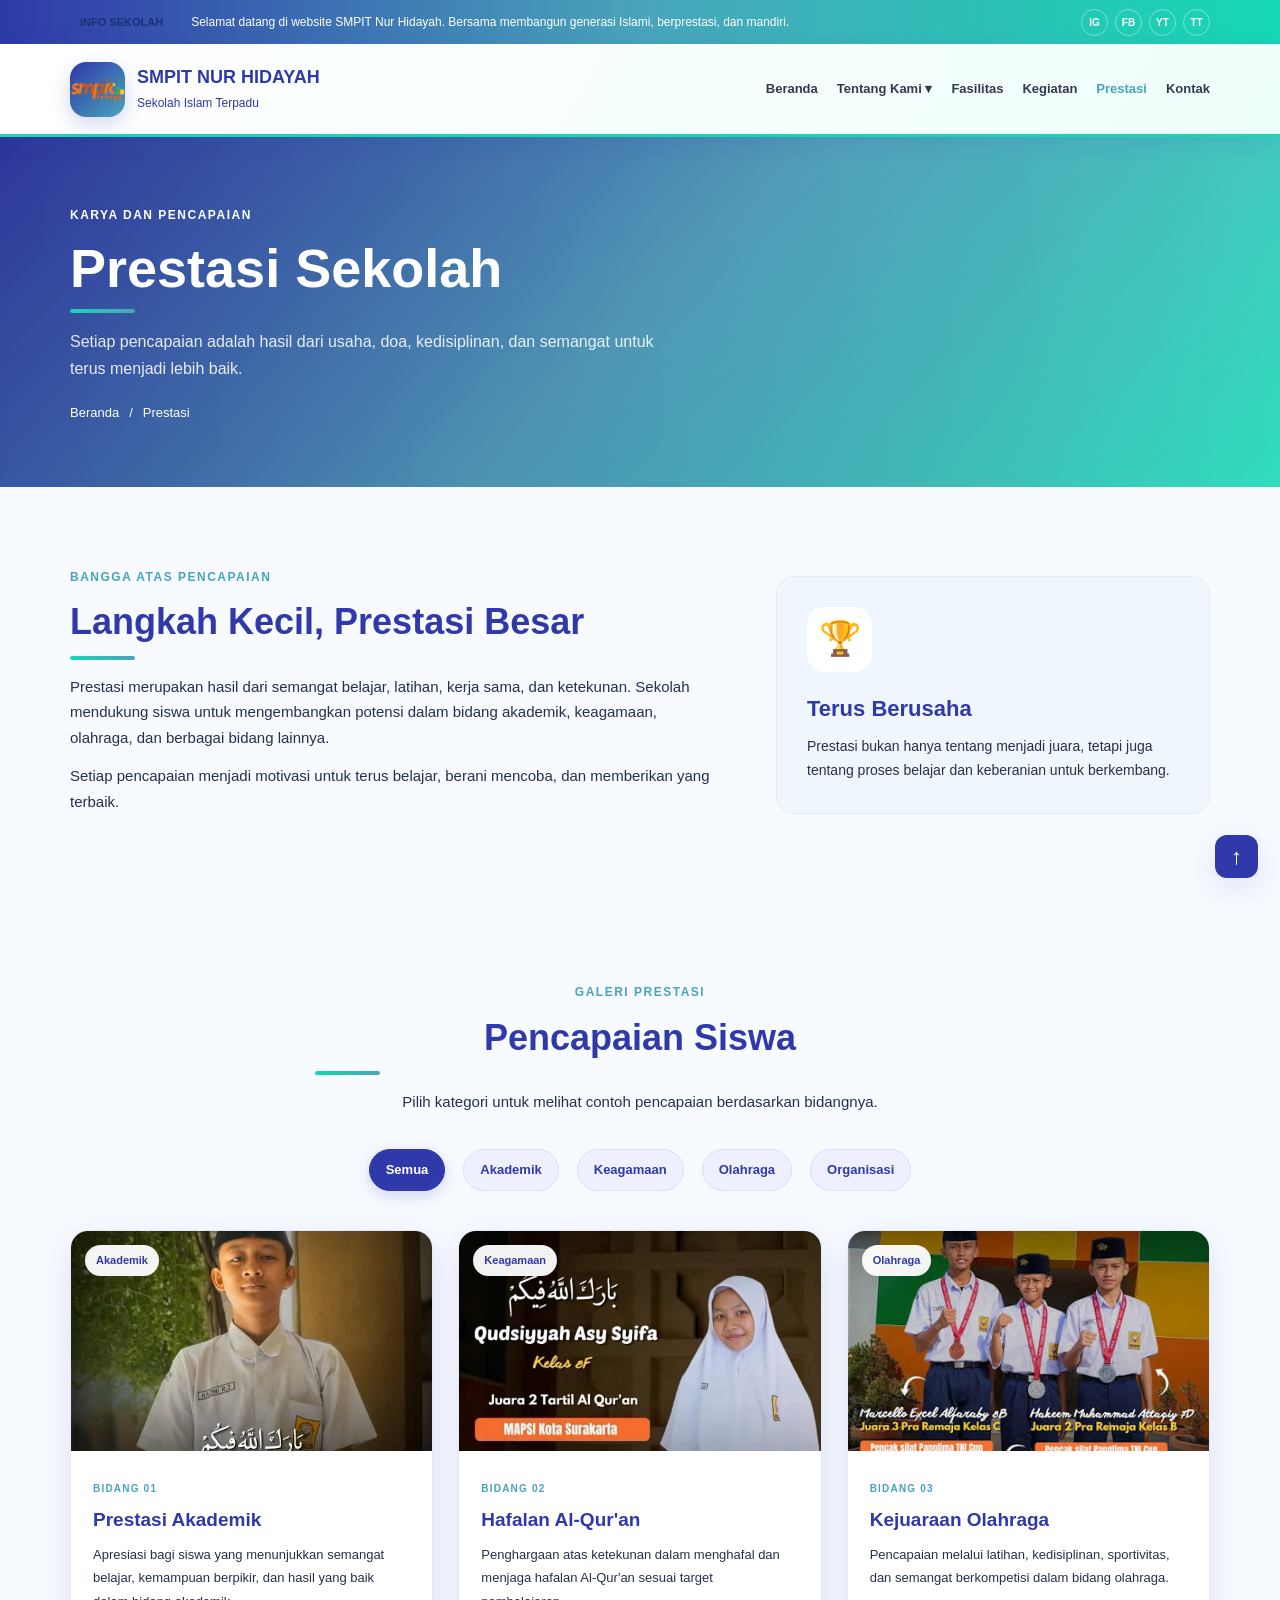
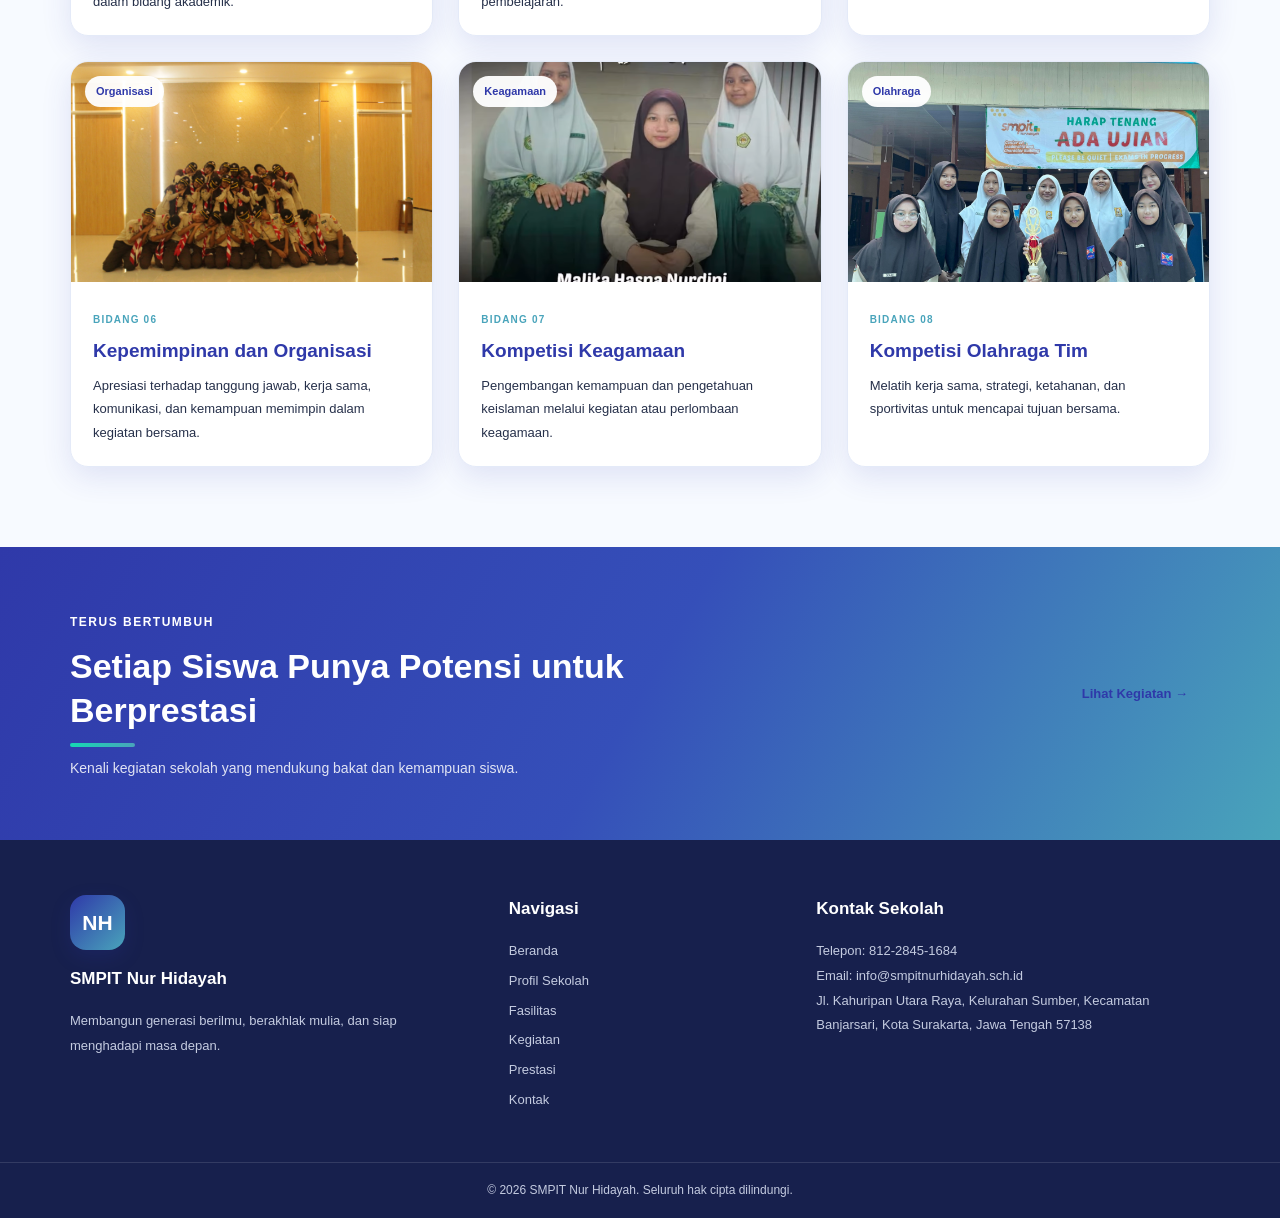
<file: prestasi.html>
<!DOCTYPE html>
<html lang="id">
<head>
    <meta charset="UTF-8">
    <meta name="viewport" content="width=device-width, initial-scale=1.0">
    <meta name="description" content="Galeri prestasi akademik, keagamaan, olahraga, dan kreativitas siswa SMPIT Nur Hidayah.">
    <title>Prestasi | SMPIT Nur Hidayah</title>

    <link rel="stylesheet" href="gaya.css">
    <link rel="stylesheet" href="prestasi.css">
</head>
<body>

    <!-- HEADER BERITA -->
    <div class="kepala-atas">
        <div class="wadah kepala-atas-dalam">
            <span class="label-berita">INFO SEKOLAH</span>

            <div class="teks-berjalan">
                Selamat datang di website SMPIT Nur Hidayah.
                Bersama membangun generasi Islami, berprestasi, dan mandiri.
            </div>

            <div class="sosial">
                <a href="https://www.instagram.com/" aria-label="Instagram">IG</a>
                <a href="https://www.facebook.com/" aria-label="Facebook">FB</a>
                <a href="https://www.youtube.com/" aria-label="YouTube">YT</a>
                <a href="https://www.tiktok.com/" aria-label="TikTok">TT</a>
            </div>
        </div>
    </div>

    <!-- HEADER UTAMA -->
    <header class="kepala-utama">
        <div class="wadah kepala-utama-dalam">

            <a href="index.html" class="identitas-sekolah">
                <img src="logo smpit.png"
     alt="Logo SMPIT Nur Hidayah"
     class="logo-sekolah">
                <div>
                    <h1>SMPIT NUR HIDAYAH</h1>
                    <p>Sekolah Islam Terpadu</p>
                </div>
            </a>

            <button class="tombol-menu" id="tombolMenu"
                    aria-label="Buka menu navigasi"
                    aria-expanded="false">
                ☰
            </button>

            <nav class="navigasi" id="navigasiUtama">
                <a href="index.html">Beranda</a>

                <div class="menu-turun">
                    <button class="tombol-turun" type="button">
                        Tentang Kami ▾
                    </button>
                    <div class="isi-turun">
                        <a href="profil.html">Profil Sekolah</a>
                        <a href="sambutan.html">Sambutan Kepala Sekolah</a>
                    </div>
                </div>

                <a href="fasilitas.html">Fasilitas</a>
                <a href="kegiatan.html">Kegiatan</a>
                <a href="prestasi.html" class="aktif">Prestasi</a>
                <a href="kontak.html">Kontak</a>
            </nav>

        </div>
    </header>

    <main>
        <!-- HERO PRESTASI -->
        <section class="hero-prestasi">
            <div class="lapisan-prestasi"></div>

            <div class="wadah isi-hero-prestasi">
                <span class="label-hero">KARYA DAN PENCAPAIAN</span>

                <h2>Prestasi Sekolah</h2>

                <p>
                    Setiap pencapaian adalah hasil dari usaha,
                    doa, kedisiplinan, dan semangat untuk terus
                    menjadi lebih baik.
                </p>

                <div class="jalur-prestasi">
                    <a href="index.html">Beranda</a>
                    <span>/</span>
                    <span>Prestasi</span>
                </div>
            </div>
        </section>

        <!-- PENGANTAR -->
        <section class="pengantar-prestasi wadah">
            <div class="teks-pengantar-prestasi">
                <span class="label-bagian">BANGGA ATAS PENCAPAIAN</span>

                <h2>Langkah Kecil, Prestasi Besar</h2>

                <p>
                    Prestasi merupakan hasil dari semangat belajar,
                    latihan, kerja sama, dan ketekunan. Sekolah
                    mendukung siswa untuk mengembangkan potensi
                    dalam bidang akademik, keagamaan, olahraga,
                  dan berbagai bidang lainnya.
                </p>

                <p>
                    Setiap pencapaian menjadi motivasi untuk terus
                    belajar, berani mencoba, dan memberikan yang terbaik.
                </p>
            </div>

            <div class="pesan-prestasi">
                <span class="ikon-piala">🏆</span>
                <h3>Terus Berusaha</h3>
                <p>
                    Prestasi bukan hanya tentang menjadi juara,
                    tetapi juga tentang proses belajar dan keberanian
                    untuk berkembang.
                </p>
            </div>
        </section>

        <!-- GALERI PRESTASI -->
        <section class="bagian-galeri-prestasi">
            <div class="wadah">

                <div class="judul-prestasi">
                    <span class="label-bagian">GALERI PRESTASI</span>
                    <h2>Pencapaian Siswa</h2>
                    <p>
                        Pilih kategori untuk melihat contoh pencapaian
                        berdasarkan bidangnya.
                    </p>
                </div>

                <!-- FILTER KATEGORI -->
                <div class="filter-prestasi" role="group"
                     aria-label="Filter kategori prestasi">

                    <button type="button"
                            class="tombol-filter aktif"
                            data-filter="semua"
                            aria-pressed="true">
                        Semua
                    </button>

                    <button type="button"
                            class="tombol-filter"
                            data-filter="akademik"
                            aria-pressed="false">
                        Akademik
                    </button>

                    <button type="button"
                            class="tombol-filter"
                            data-filter="keagamaan"
                            aria-pressed="false">
                        Keagamaan
                    </button>

                    <button type="button"
                            class="tombol-filter"
                            data-filter="olahraga"
                            aria-pressed="false">
                        Olahraga
                    </button>

                   
                    <button type="button"
                            class="tombol-filter"
                            data-filter="organisasi"
                            aria-pressed="false">
                        Organisasi
                    </button>
                </div>

                <!-- DAFTAR PRESTASI -->
                <div class="kisi-prestasi" id="kisiPrestasi">

                    <!-- PRESTASI 1 -->
                    <article class="kartu-prestasi"
                             data-kategori="akademik">
                        <div class="gambar-prestasi">
                            <img
                                src="pres aka.jpeg"
                                alt="Buku dan alat tulis untuk belajar"
                                loading="lazy">
                            <span class="label-kategori">Akademik</span>
                        </div>

                        <div class="isi-kartu-prestasi">
                            <span class="nomor-prestasi">BIDANG 01</span>
                            <h3>Prestasi Akademik</h3>
                            <p>
                                Apresiasi bagi siswa yang menunjukkan
                                semangat belajar, kemampuan berpikir,
                                dan hasil yang baik dalam bidang akademik.
                            </p>
                        </div>
                    </article>

                    <!-- PRESTASI 2 -->
                    <article class="kartu-prestasi"
                             data-kategori="keagamaan">
                        <div class="gambar-prestasi">
                            <img
                                src="Cuplikan layar 2026-10-22 114248.png"
                                alt="Al-Qur'an untuk kegiatan keagamaan"
                                loading="lazy">
                            <span class="label-kategori">Keagamaan</span>
                        </div>

                        <div class="isi-kartu-prestasi">
                            <span class="nomor-prestasi">BIDANG 02</span>
                            <h3>Hafalan Al-Qur'an</h3>
                            <p>
                                Penghargaan atas ketekunan dalam
                                menghafal dan menjaga hafalan Al-Qur'an
                                sesuai target pembelajaran.
                            </p>
                        </div>
                    </article>

                    <!-- PRESTASI 3 -->
                    <article class="kartu-prestasi"
                             data-kategori="olahraga">
                        <div class="gambar-prestasi">
                            <img
                                src="pres silat.jpeg"
                                alt="Atlet sedang berlari dalam olahraga"
                                loading="lazy">
                            <span class="label-kategori">Olahraga</span>
                        </div>

                        <div class="isi-kartu-prestasi">
                            <span class="nomor-prestasi">BIDANG 03</span>
                            <h3>Kejuaraan Olahraga</h3>
                            <p>
                                Pencapaian melalui latihan, kedisiplinan,
                                sportivitas, dan semangat berkompetisi
                                dalam bidang olahraga.
                            </p>
                        </div>
                    </article>

                   

                   

                    <!-- PRESTASI 6 -->
                    <article class="kartu-prestasi"
                             data-kategori="organisasi">
                        <div class="gambar-prestasi">
                            <img
                                src="IMG_5839.JPG"
                                alt="Kelompok orang bekerja sama dalam kegiatan"
                                loading="lazy">
                            <span class="label-kategori">Organisasi</span>
                        </div>

                        <div class="isi-kartu-prestasi">
                            <span class="nomor-prestasi">BIDANG 06</span>
                            <h3>Kepemimpinan dan Organisasi</h3>
                            <p>
                                Apresiasi terhadap tanggung jawab,
                                kerja sama, komunikasi, dan kemampuan
                                memimpin dalam kegiatan bersama.
                            </p>
                        </div>
                    </article>

                    <!-- PRESTASI 7 -->
                    <article class="kartu-prestasi"
                             data-kategori="keagamaan">
                        <div class="gambar-prestasi">
                            <img
                                src="Cuplikan layar 2026-10-22 114329.png"
                                alt="Bangunan masjid sebagai ilustrasi kegiatan keagamaan"
                                loading="lazy">
                            <span class="label-kategori">Keagamaan</span>
                        </div>

                        <div class="isi-kartu-prestasi">
                            <span class="nomor-prestasi">BIDANG 07</span>
                            <h3>Kompetisi Keagamaan</h3>
                            <p>
                                Pengembangan kemampuan dan pengetahuan
                                keislaman melalui kegiatan atau perlombaan
                                keagamaan.
                            </p>
                        </div>
                    </article>

                    <!-- PRESTASI 8 -->
                    <article class="kartu-prestasi"
                             data-kategori="olahraga">
                        <div class="gambar-prestasi">
                            <img
                                src="pres basket.jpg"
                                alt="Kegiatan olahraga bersama"
                                loading="lazy">
                            <span class="label-kategori">Olahraga</span>
                        </div>

                        <div class="isi-kartu-prestasi">
                            <span class="nomor-prestasi">BIDANG 08</span>
                            <h3>Kompetisi Olahraga Tim</h3>
                            <p>
                                Melatih kerja sama, strategi, ketahanan,
                                dan sportivitas untuk mencapai tujuan
                                bersama.
                            </p>
                        </div>
                    </article>

                   
                </div>

                

            </div>
        </section>

        <!-- PENUTUP -->
        <section class="ajakan-prestasi">
            <div class="wadah isi-ajakan-prestasi">
                <div>
                    <span class="label-bagian label-terang">
                        TERUS BERTUMBUH
                    </span>

                    <h2>Setiap Siswa Punya Potensi untuk Berprestasi</h2>

                    <p>
                        Kenali kegiatan sekolah yang mendukung bakat
                        dan kemampuan siswa.
                    </p>
                </div>

                <a href="kegiatan.html" class="tombol-ajakan-prestasi">
                    Lihat Kegiatan →
                </a>
            </div>
        </section>
    </main>

    <!-- FOOTER -->
    <footer class="kaki-sekolah">
        <div class="wadah kisi-footer">

            <div class="isi-footer">
                <div class="logo-sekolah logo-footer">NH</div>
                <h3>SMPIT Nur Hidayah</h3>
                <p>
                    Membangun generasi berilmu, berakhlak mulia,
                    dan siap menghadapi masa depan.
                </p>
            </div>

            <div class="isi-footer">
                <h3>Navigasi</h3>
                <a href="index.html">Beranda</a>
                <a href="profil.html">Profil Sekolah</a>
                <a href="fasilitas.html">Fasilitas</a>
                <a href="kegiatan.html">Kegiatan</a>
                <a href="prestasi.html">Prestasi</a>
                <a href="kontak.html">Kontak</a>
            </div>

            <div class="isi-footer">
                <h3>Kontak Sekolah</h3>
                <p>Telepon: 812-2845-1684</p>
                <p>Email: info@smpitnurhidayah.sch.id</p>
                <p>
                    Jl. Kahuripan Utara Raya, Kelurahan Sumber, Kecamatan Banjarsari, Kota Surakarta, Jawa Tengah 57138
                </p>
            </div>

        </div>

        <div class="bagian-hakcipta">
            <div class="wadah hakcipta-dalam">
                <p>
                    © <span id="tahunSekarang"></span>
                    SMPIT Nur Hidayah. Seluruh hak cipta dilindungi.
                </p>
            </div>
        </div>
    </footer>

    <button class="tombol-atas" id="tombolAtas"
            aria-label="Kembali ke atas">↑</button>

    <script src="fungsi.js"></script>

    <!-- FILTER PRESTASI -->
    <script>
        document.addEventListener("DOMContentLoaded", function () {
            const tombolFilter = document.querySelectorAll(".tombol-filter");
            const kartuPrestasi = document.querySelectorAll(".kartu-prestasi");

            tombolFilter.forEach(function (tombol) {
                tombol.addEventListener("click", function () {
                    const filterDipilih = tombol.dataset.filter;

                    tombolFilter.forEach(function (item) {
                        item.classList.remove("aktif");
                        item.setAttribute("aria-pressed", "false");
                    });

                    tombol.classList.add("aktif");
                    tombol.setAttribute("aria-pressed", "true");

                    kartuPrestasi.forEach(function (kartu) {
                        const kategori = kartu.dataset.kategori;
                        const cocok = filterDipilih === "semua" ||
                                      kategori === filterDipilih;

                        kartu.hidden = !cocok;
                    });
                });
            });

            const tahun = document.getElementById("tahunSekarang");
            if (tahun) {
                tahun.textContent = new Date().getFullYear();
            }
        });
    </script>

</body>
</html>
</file>
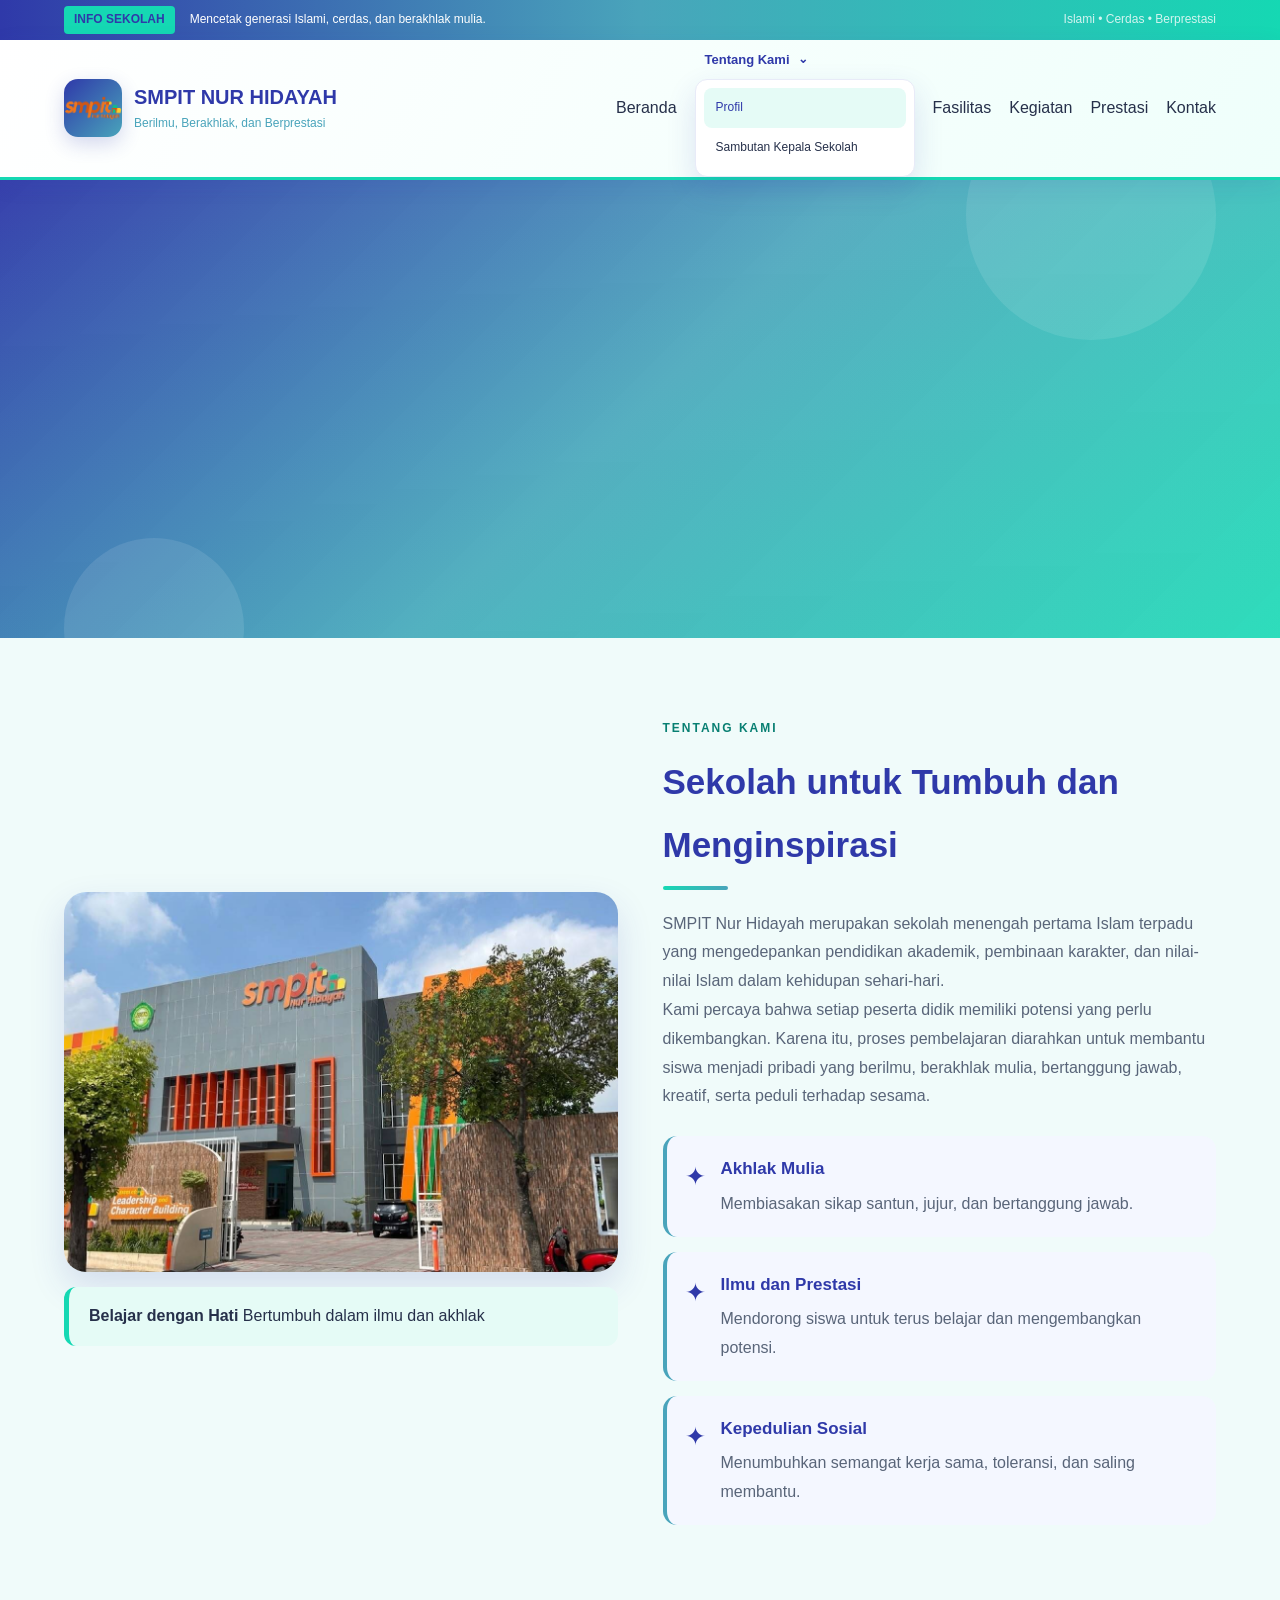
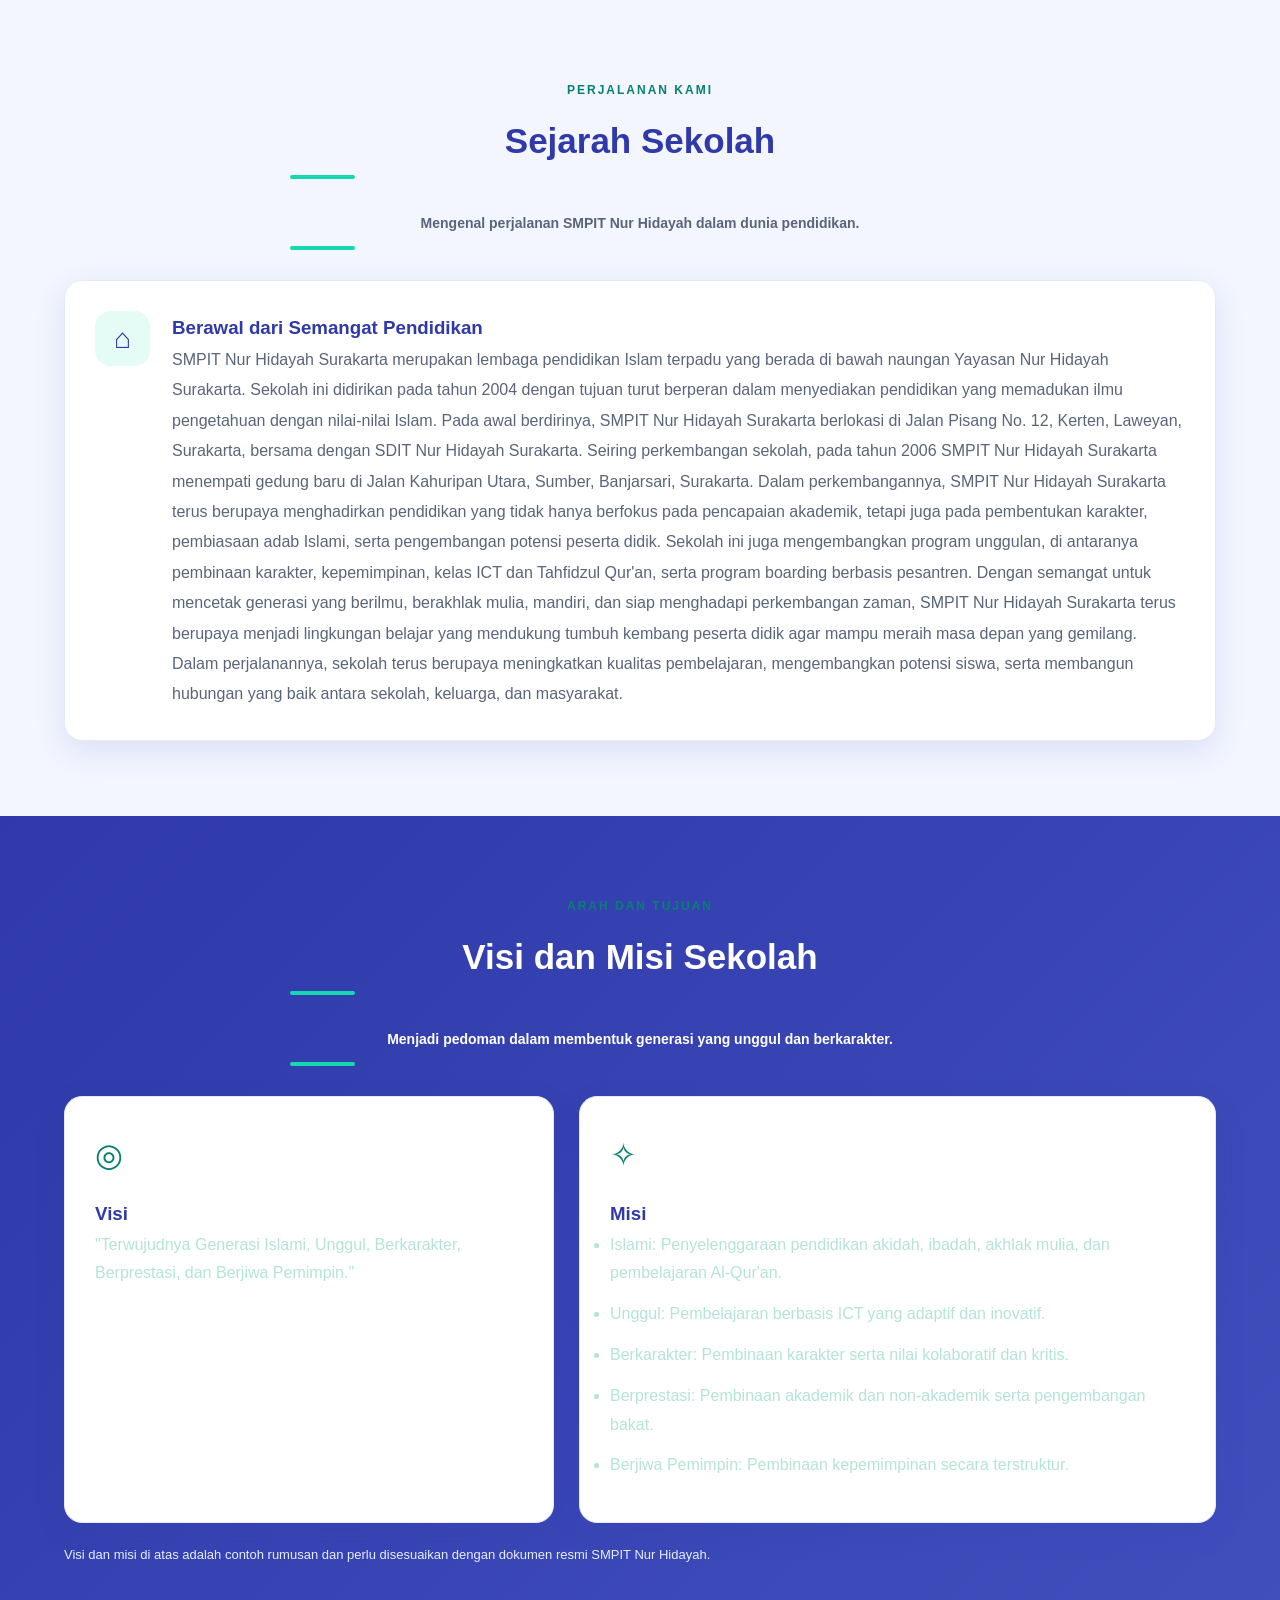
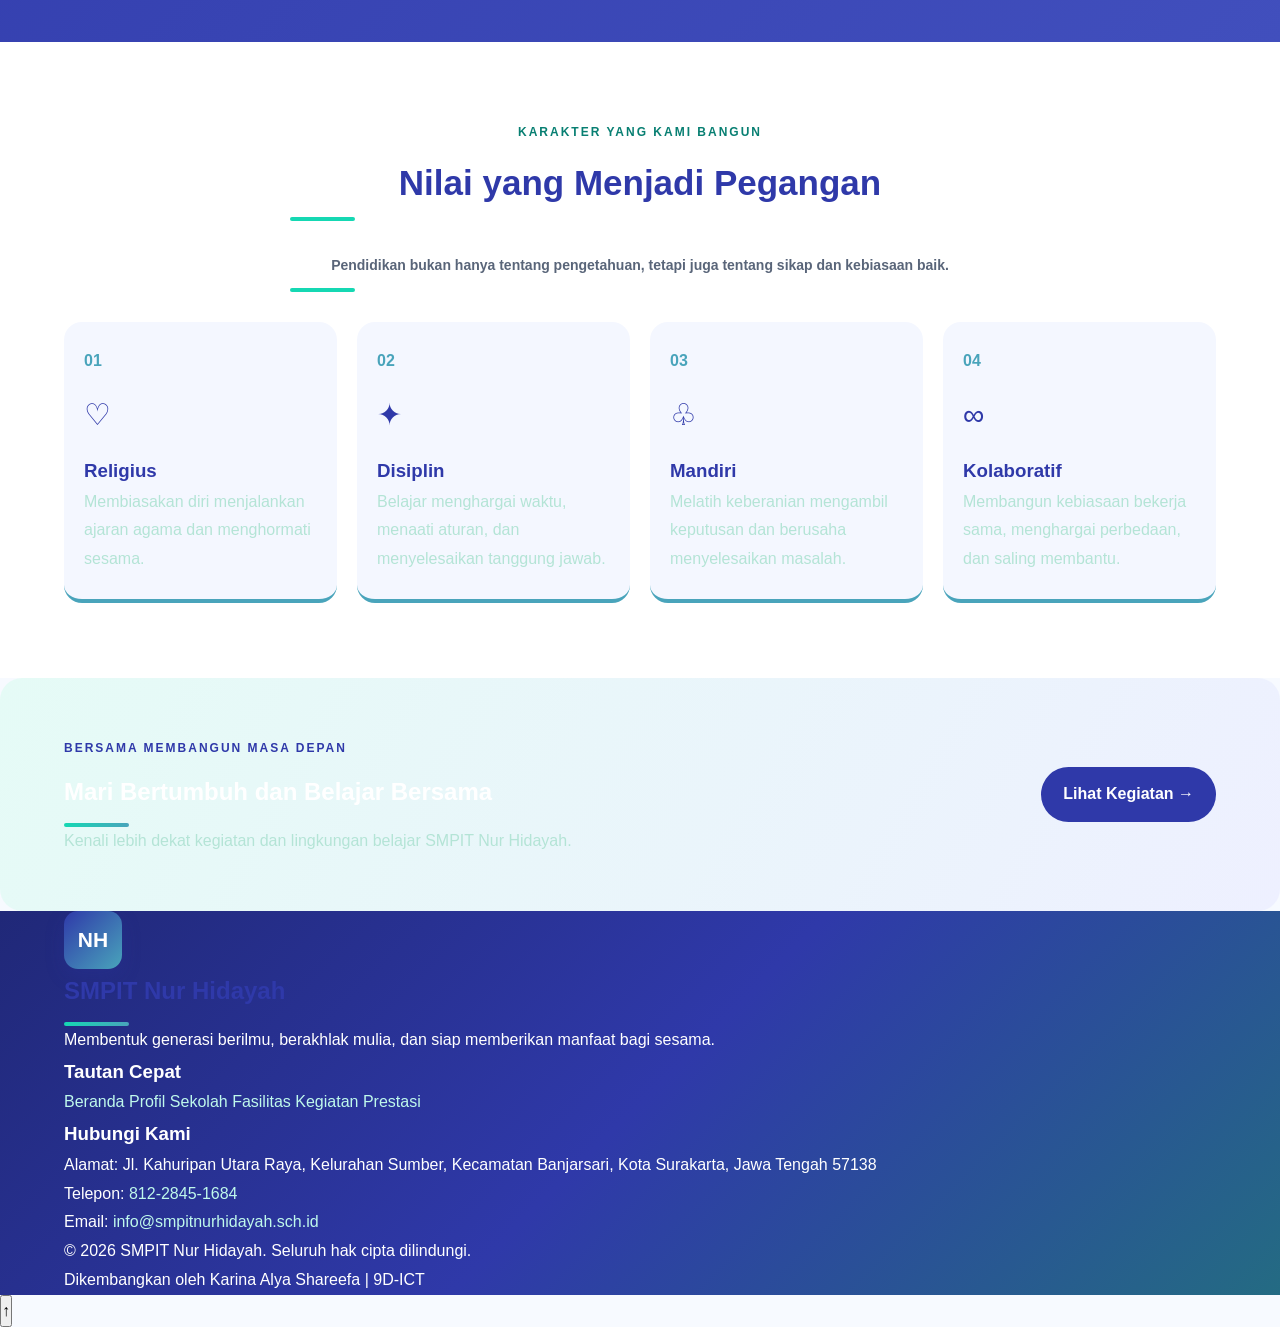
<file: profil.html>
<!DOCTYPE html>
<html lang="id">
<head>
    <meta charset="UTF-8">
    <meta name="viewport" content="width=device-width, initial-scale=1.0">
    <meta name="description" content="Profil SMPIT Nur Hidayah, sejarah, tentang kami, visi dan misi sekolah.">
    <title>Profil Sekolah | SMPIT Nur Hidayah</title>

    <link rel="stylesheet" href="gaya.css">
    <link rel="stylesheet" href="profil.css">
</head>
<body>

    <!-- HEADER ATAS -->
   <div class="kepala-atas">
        <div class="wadah kepala-atas-dalam">
            <span class="label-info">INFO SEKOLAH</span>
            <p id="beritaBerputar">Mencetak generasi Islami, cerdas, dan berakhlak mulia.</p>
            <span class="tagline-atas">Islami • Cerdas • Berprestasi</span>
        </div>
    </div>

    <!-- HEADER UTAMA -->
    <header class="kepala-utama">
        <div class="wadah kepala-utama-dalam">
            <a href="index.html" class="identitas-sekolah">
                <img src="logo smpit.png"
     alt="Logo SMPIT Nur Hidayah"
     class="logo-sekolah">
                <div>
                    <h1>SMPIT NUR HIDAYAH</h1>
                    <p>Berilmu, Berakhlak, dan Berprestasi</p>
                </div>
            </a>

            <button class="tombol-menu" id="tombolMenu"
                aria-label="Buka menu navigasi"
                aria-expanded="false"
                aria-controls="navigasiUtama">
                ☰
            </button>

            <nav class="navigasi" id="navigasiUtama">
                <a href="index.html">Beranda</a>

                
<div class="menu-turun">
    <button class="tombol-turun" type="button"
        aria-expanded="false">
        Tentang Kami
        <span class="panah-turun">⌄</span>
    </button>

    <div class="isi-turun">
        <a href="profil.html" class="aktif">Profil</a>
        <a href="sambutan.html">Sambutan Kepala Sekolah</a>
    </div>
</div>

                <a href="fasilitas.html">Fasilitas</a>
                <a href="kegiatan.html">Kegiatan</a>
                <a href="prestasi.html">Prestasi</a>
                <a href="kontak.html">Kontak</a>
            </nav>
        </div>
    </header>

    <main>
        <!-- HERO PROFIL -->
        <section class="hero-profil">
            <div class="lapisan-hero"></div>
            <div class="wadah isi-hero-profil animasi-masuk">
                <span class="label-kecil">MENGENAL SEKOLAH KAMI</span>
                <h2>Profil SMPIT Nur Hidayah</h2>
                <p>Membangun generasi yang berilmu, berakhlak mulia, mandiri, dan siap menghadapi masa depan.</p>
                <div class="jalur-halaman">
                    <a href="index.html">Beranda</a>
                    <span>›</span>
                    <span>Profil</span>
                </div>
            </div>
        </section>

        <!-- TENTANG KAMI -->
        <section class="bagian-profil bagian-tentang">
            <div class="wadah kisi-tentang">
                <div class="gambar-tentang animasi-gulir">
                    <img
                        src="smptnh.jpg"
                        alt="Suasana kegiatan belajar di sekolah"
                        loading="lazy">
                    <div class="keterangan-foto">
    <strong>Belajar dengan Hati</strong>
    <span>Bertumbuh dalam ilmu dan akhlak</span>
</div>
                </div>

                <div class="teks-tentang animasi-gulir">
                    <span class="label-kecil">TENTANG KAMI</span>
                    <h2>Sekolah untuk Tumbuh dan Menginspirasi</h2>

                    <p>
                        SMPIT Nur Hidayah merupakan sekolah menengah pertama
                        Islam terpadu yang mengedepankan pendidikan akademik,
                        pembinaan karakter, dan nilai-nilai Islam dalam
                        kehidupan sehari-hari.
                    </p>

                    <p>
                        Kami percaya bahwa setiap peserta didik memiliki
                        potensi yang perlu dikembangkan. Karena itu, proses
                        pembelajaran diarahkan untuk membantu siswa menjadi
                        pribadi yang berilmu, berakhlak mulia, bertanggung
                        jawab, kreatif, serta peduli terhadap sesama.
                    </p>

                    <div class="nilai-sekolah">
                        <div class="nilai-item">
                            <span class="ikon-nilai">✦</span>
                            <div>
                                <h3>Akhlak Mulia</h3>
                                <p>Membiasakan sikap santun, jujur, dan bertanggung jawab.</p>
                            </div>
                        </div>

                        <div class="nilai-item">
                            <span class="ikon-nilai">✦</span>
                            <div>
                                <h3>Ilmu dan Prestasi</h3>
                                <p>Mendorong siswa untuk terus belajar dan mengembangkan potensi.</p>
                            </div>
                        </div>

                        <div class="nilai-item">
                            <span class="ikon-nilai">✦</span>
                            <div>
                                <h3>Kepedulian Sosial</h3>
                                <p>Menumbuhkan semangat kerja sama, toleransi, dan saling membantu.</p>
                            </div>
                        </div>
                    </div>
                </div>
            </div>
        </section>

        <!-- SEJARAH -->
        <section class="bagian-profil bagian-sejarah">
            <div class="wadah">
                <div class="judul-bagian animasi-gulir">
                    <span class="label-kecil">PERJALANAN KAMI</span>
                    <h2>Sejarah Sekolah</h2>
                    <p>Mengenal perjalanan SMPIT Nur Hidayah dalam dunia pendidikan.</p>
                </div>

                <div class="kartu-sejarah animasi-gulir">
                    <div class="ikon-sejarah">⌂</div>
                    <div>
                        <h3>Berawal dari Semangat Pendidikan</h3>
                        <p>
                            SMPIT Nur Hidayah Surakarta merupakan lembaga pendidikan Islam terpadu yang berada di bawah naungan Yayasan Nur Hidayah Surakarta. Sekolah ini didirikan pada tahun 2004 dengan tujuan turut berperan dalam menyediakan pendidikan yang memadukan ilmu pengetahuan dengan nilai-nilai Islam. 





Pada awal berdirinya, SMPIT Nur Hidayah Surakarta berlokasi di Jalan Pisang No. 12, Kerten, Laweyan, Surakarta, bersama dengan SDIT Nur Hidayah Surakarta. Seiring perkembangan sekolah, pada tahun 2006 SMPIT Nur Hidayah Surakarta menempati gedung baru di Jalan Kahuripan Utara, Sumber, Banjarsari, Surakarta. 






Dalam perkembangannya, SMPIT Nur Hidayah Surakarta terus berupaya menghadirkan pendidikan yang tidak hanya berfokus pada pencapaian akademik, tetapi juga pada pembentukan karakter, pembiasaan adab Islami, serta pengembangan potensi peserta didik. Sekolah ini juga mengembangkan program unggulan, di antaranya pembinaan karakter, kepemimpinan, kelas ICT dan Tahfidzul Qur'an, serta program boarding berbasis pesantren. 






Dengan semangat untuk mencetak generasi yang berilmu, berakhlak mulia, mandiri, dan siap menghadapi perkembangan zaman, SMPIT Nur Hidayah Surakarta terus berupaya menjadi lingkungan belajar yang mendukung tumbuh kembang peserta didik agar mampu meraih masa depan yang gemilang.
                        </p>
                        <p>
                            Dalam perjalanannya, sekolah terus berupaya
                            meningkatkan kualitas pembelajaran, mengembangkan
                            potensi siswa, serta membangun hubungan yang baik
                            antara sekolah, keluarga, dan masyarakat.
                        </p>
                        <div class="catatan-sejarah">
                            <strong></strong> 
                        </div>
                    </div>
                </div>
            </div>
        </section>

        <!-- VISI MISI -->
        <section class="bagian-profil bagian-visi">
            <div class="wadah">
                <div class="judul-bagian judul-terang animasi-gulir">
                    <span class="label-kecil">ARAH DAN TUJUAN</span>
                    <h2>Visi dan Misi Sekolah</h2>
                    <p>Menjadi pedoman dalam membentuk generasi yang unggul dan berkarakter.</p>
                </div>

                <div class="kisi-visi-misi">
                    <article class="kartu-visi animasi-gulir">
                        <div class="ikon-visi">◎</div>
                        <h3>Visi</h3>
                        <p>
                            "Terwujudnya Generasi Islami, Unggul, Berkarakter, Berprestasi, dan Berjiwa Pemimpin."
                        </p>
                    </article>

                    <article class="kartu-misi animasi-gulir">
                        <div class="ikon-visi">✧</div>
                        <h3>Misi</h3>
                        <ul>
                            <li>Islami: Penyelenggaraan pendidikan akidah, ibadah, akhlak mulia, dan pembelajaran Al-Qur'an.</li>
                            <li>Unggul: Pembelajaran berbasis ICT yang adaptif dan inovatif.</li>
                            <li>Berkarakter: Pembinaan karakter serta nilai kolaboratif dan kritis.</li>
                            <li>Berprestasi: Pembinaan akademik dan non-akademik serta pengembangan bakat.</li>
                            <li>Berjiwa Pemimpin: Pembinaan kepemimpinan secara terstruktur.</li>
                        </ul>
                    </article>
                </div>

                <p class="catatan-visi">
                    Visi dan misi di atas adalah contoh rumusan dan perlu
                    disesuaikan dengan dokumen resmi SMPIT Nur Hidayah.
                </p>
            </div>
        </section>

        <!-- NILAI KARAKTER -->
        <section class="bagian-profil bagian-karakter">
            <div class="wadah">
                <div class="judul-bagian animasi-gulir">
                    <span class="label-kecil">KARAKTER YANG KAMI BANGUN</span>
                    <h2>Nilai yang Menjadi Pegangan</h2>
                    <p>Pendidikan bukan hanya tentang pengetahuan, tetapi juga tentang sikap dan kebiasaan baik.</p>
                </div>

                <div class="kisi-karakter">
                    <article class="kartu-karakter animasi-gulir">
                        <span>01</span>
                        <div class="ikon-karakter">♡</div>
                        <h3>Religius</h3>
                        <p>Membiasakan diri menjalankan ajaran agama dan menghormati sesama.</p>
                    </article>

                    <article class="kartu-karakter animasi-gulir">
                        <span>02</span>
                        <div class="ikon-karakter">✦</div>
                        <h3>Disiplin</h3>
                        <p>Belajar menghargai waktu, menaati aturan, dan menyelesaikan tanggung jawab.</p>
                    </article>

                    <article class="kartu-karakter animasi-gulir">
                        <span>03</span>
                        <div class="ikon-karakter">♧</div>
                        <h3>Mandiri</h3>
                        <p>Melatih keberanian mengambil keputusan dan berusaha menyelesaikan masalah.</p>
                    </article>

                    <article class="kartu-karakter animasi-gulir">
                        <span>04</span>
                        <div class="ikon-karakter">∞</div>
                        <h3>Kolaboratif</h3>
                        <p>Membangun kebiasaan bekerja sama, menghargai perbedaan, dan saling membantu.</p>
                    </article>
                </div>
            </div>
        </section>

        <!-- AJAKAN -->
        <section class="ajakan-profil">
            <div class="wadah isi-ajakan animasi-gulir">
                <div>
                    <span class="label-kecil">BERSAMA MEMBANGUN MASA DEPAN</span>
                    <h2>Mari Bertumbuh dan Belajar Bersama</h2>
                    <p>Kenali lebih dekat kegiatan dan lingkungan belajar SMPIT Nur Hidayah.</p>
                </div>
                <a href="kegiatan.html" class="tombol-ajakan">Lihat Kegiatan <span>→</span></a>
            </div>
        </section>
    </main>

    <!-- FOOTER -->
    <footer class="kaki-sekolah">
        <div class="wadah kisi-footer">
            <div class="isi-footer">
                <div class="logo-sekolah logo-footer">NH</div>
                <h2>SMPIT Nur Hidayah</h2>
                <p>
                    Membentuk generasi berilmu, berakhlak mulia,
                    dan siap memberikan manfaat bagi sesama.
                </p>
            </div>

            <div class="isi-footer">
                <h3>Tautan Cepat</h3>
                <a href="index.html">Beranda</a>
                <a href="profil.html">Profil Sekolah</a>
                <a href="fasilitas.html">Fasilitas</a>
                <a href="kegiatan.html">Kegiatan</a>
                <a href="prestasi.html">Prestasi</a>
            </div>

            <div class="isi-footer">
                <h3>Hubungi Kami</h3>
                <p>Alamat: Jl. Kahuripan Utara Raya, Kelurahan Sumber, Kecamatan Banjarsari, Kota Surakarta, Jawa Tengah 57138</p>
                <p>Telepon: <a href="tel:+6281228451684">812-2845-1684</a></p>
                <p>Email: <a href="mailto:info@smpitnurhidayah.sch.id">info@smpitnurhidayah.sch.id</a></p>
            </div>
        </div>

        <div class="bagian-hakcipta">
            <div class="wadah hakcipta-dalam">
                <p>&copy; <span id="tahunSekarang"></span> SMPIT Nur Hidayah. Seluruh hak cipta dilindungi.</p>
                <p>Dikembangkan oleh Karina Alya Shareefa | 9D-ICT</p>
            </div>
        </div>
    </footer>

    <!-- KEMBALI KE ATAS -->
    <button class="tombol-atas" id="tombolAtas" aria-label="Kembali ke atas">↑</button>

    <script src="fungsi.js"></script>
    <script>
        // Tahun otomatis pada footer
        document.getElementById("tahunSekarang").textContent =
            new Date().getFullYear();

        // Menu mobile
        const tombolMenuProfil = document.getElementById("tombolMenu");
        const navigasiProfil = document.getElementById("navigasiUtama");

        if (tombolMenuProfil && navigasiProfil) {
            tombolMenuProfil.addEventListener("click", function () {
                const terbuka = navigasiProfil.classList.toggle("menu-terbuka");
                tombolMenuProfil.setAttribute("aria-expanded", terbuka);
            });
        }

        // Tombol kembali ke atas
        const tombolAtasProfil = document.getElementById("tombolAtas");

        if (tombolAtasProfil) {
            window.addEventListener("scroll", function () {
                tombolAtasProfil.classList.toggle("tampil", window.scrollY > 350);
            });

            tombolAtasProfil.addEventListener("click", function () {
                window.scrollTo({ top: 0, behavior: "smooth" });
            });
        }

        // Animasi ketika bagian masuk ke layar
        const elemenAnimasi = document.querySelectorAll(".animasi-gulir");

        if ("IntersectionObserver" in window) {
            const pengamat = new IntersectionObserver(function (entri) {
                entri.forEach(function (item) {
                    if (item.isIntersecting) {
                        item.target.classList.add("terlihat");
                        pengamat.unobserve(item.target);
                    }
                });
            }, { threshold: 0.12 });

            elemenAnimasi.forEach(function (elemen) {
                pengamat.observe(elemen);
            });
        } else {
            elemenAnimasi.forEach(function (elemen) {
                elemen.classList.add("terlihat");
            });
        }
    </script>
</body>
</html>
</file>
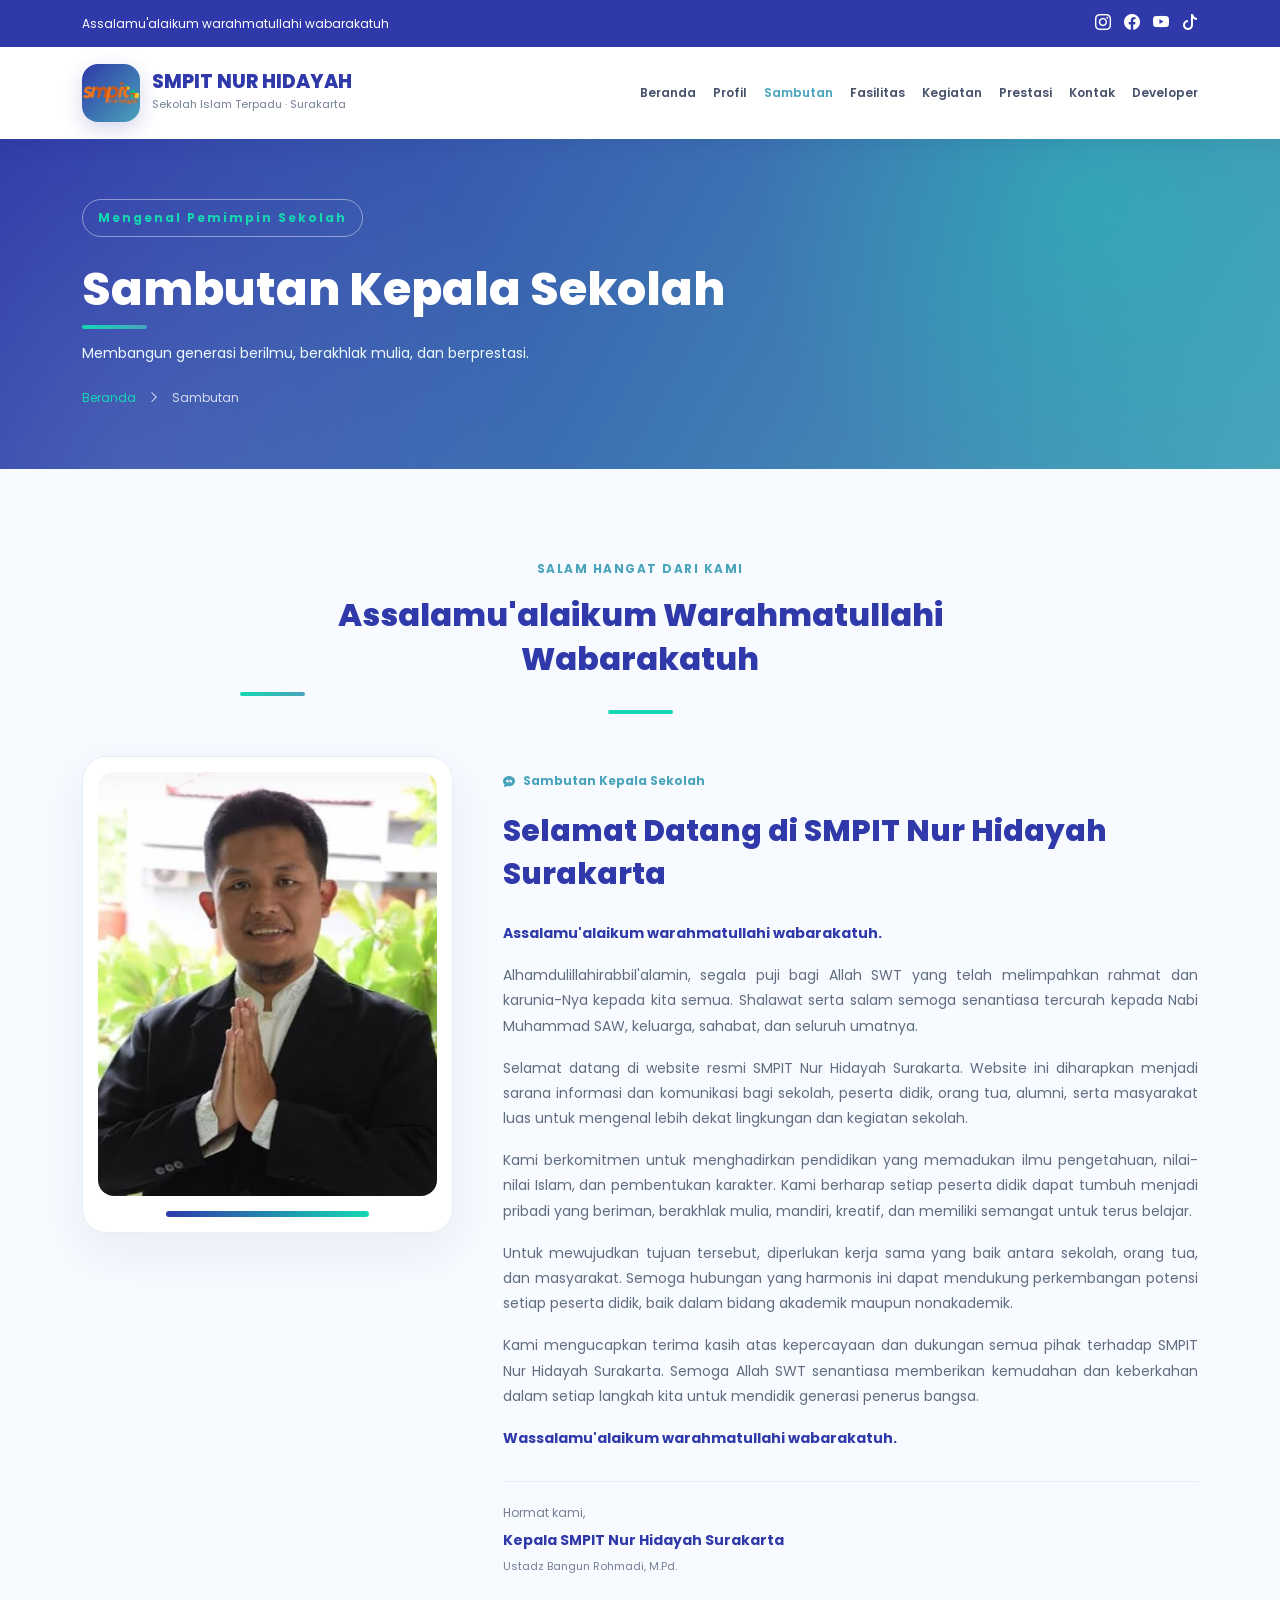
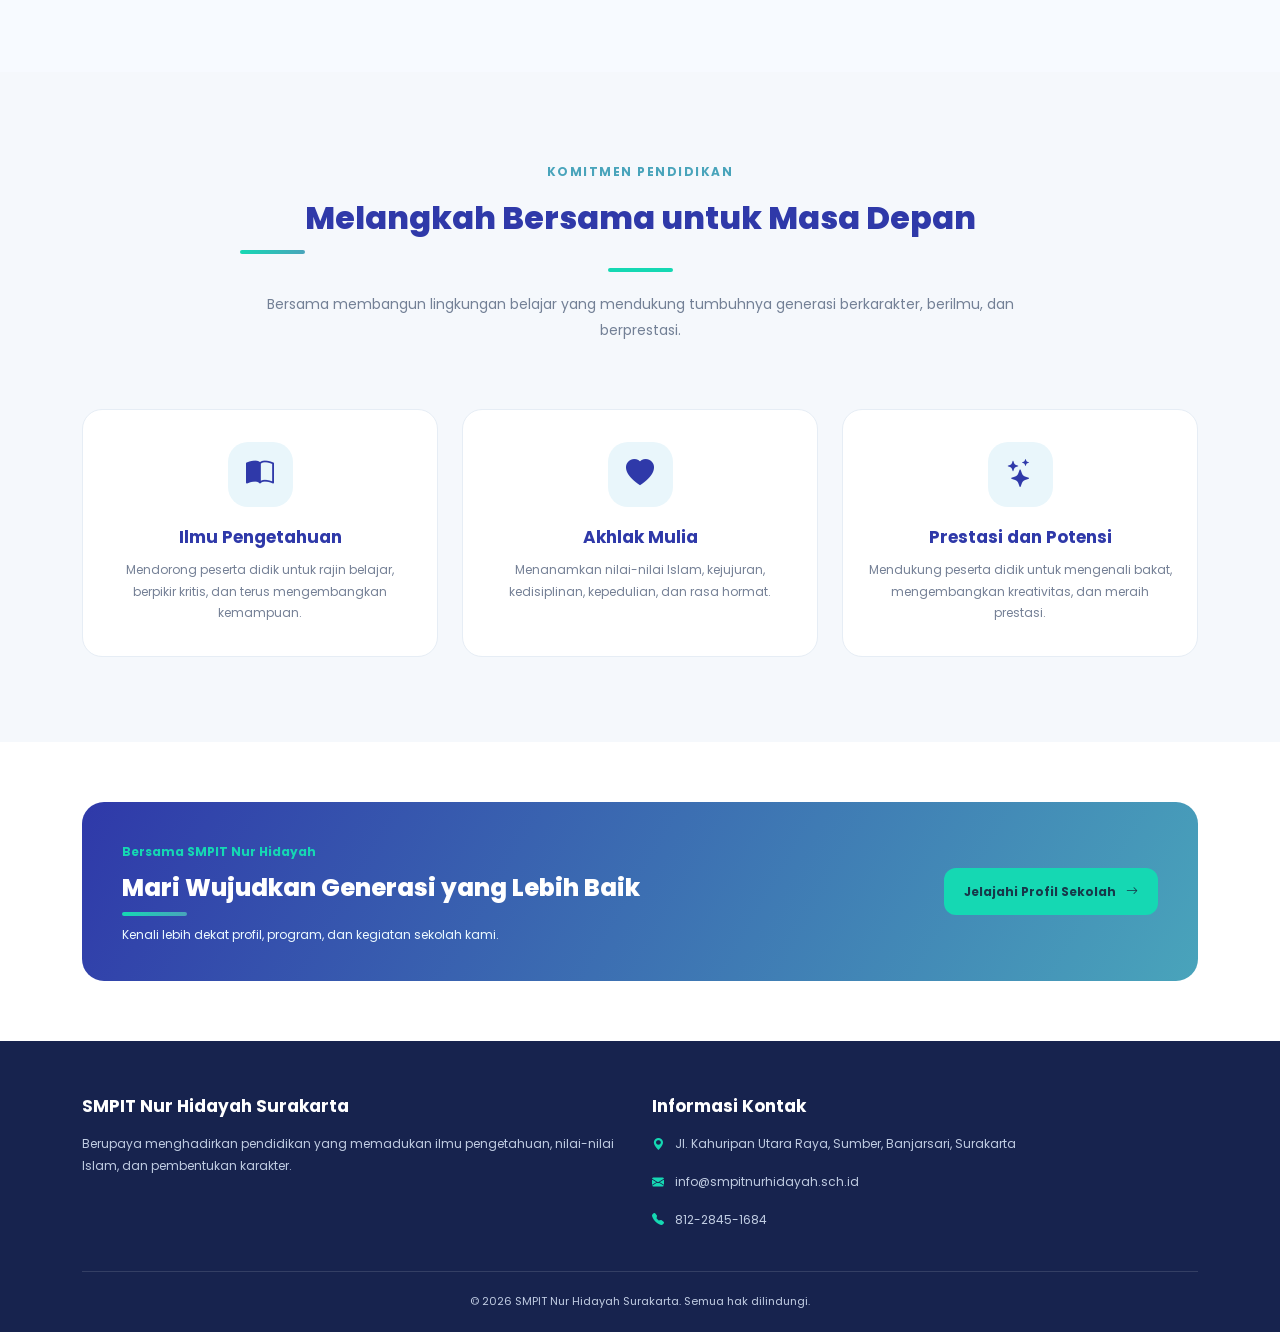
<file: sambutan.html>
<!DOCTYPE html>
<html lang="id">
<head>
  <meta charset="UTF-8">
  <meta name="viewport" content="width=device-width, initial-scale=1.0">
  <meta name="description" content="Sambutan Kepala Sekolah SMPIT Nur Hidayah Surakarta">
  <title>Sambutan Kepala Sekolah | SMPIT Nur Hidayah</title>

  <!-- Bootstrap 5 -->
  <link href="https://cdn.jsdelivr.net/npm/bootstrap@5.3.3/dist/css/bootstrap.min.css" rel="stylesheet">

  <!-- Ikon Bootstrap -->
  <link rel="stylesheet" href="https://cdn.jsdelivr.net/npm/bootstrap-icons@1.11.3/font/bootstrap-icons.min.css">

  <!-- CSS Utama dan CSS Sambutan -->
  <link rel="stylesheet" href="gaya.css">
  <link rel="stylesheet" href="sambutan.css">
</head>

<body>

  <!-- Header Atas -->
  <div class="header-atas">
    <div class="container d-flex flex-wrap justify-content-between align-items-center gap-2">
      <div class="teks-berjalan">
        <span>Assalamu'alaikum warahmatullahi wabarakatuh</span>
      </div>

      <div class="sosial-media">
        <a href="https://www.instagram.com/" target="_blank" rel="noopener noreferrer" aria-label="Instagram">
          <i class="bi bi-instagram"></i>
        </a>
        <a href="https://www.facebook.com/" target="_blank" rel="noopener noreferrer" aria-label="Facebook">
          <i class="bi bi-facebook"></i>
        </a>
        <a href="https://www.youtube.com/" target="_blank" rel="noopener noreferrer" aria-label="YouTube">
          <i class="bi bi-youtube"></i>
        </a>
        <a href="https://www.tiktok.com/" target="_blank" rel="noopener noreferrer" aria-label="TikTok">
          <i class="bi bi-tiktok"></i>
        </a>
      </div>
    </div>
  </div>

  <!-- Header Utama -->
  <header class="header-utama">
    <div class="container">
      <div class="identitas-sekolah">
        <div class="logo-sekolah">
          <img src="logo smpit.png" alt="Logo SMPIT Nur Hidayah"
               onerror="this.style.display='none'; this.nextElementSibling.style.display='flex';">
          <span class="logo-pengganti">NH</span>
        </div>

        <div class="nama-sekolah">
          <h1>SMPIT NUR HIDAYAH</h1>
          <p>Sekolah Islam Terpadu · Surakarta</p>
        </div>
      </div>

      <button class="tombol-menu" id="tombolMenu" aria-label="Buka menu"
              aria-controls="navigasiUtama" aria-expanded="false">
        <i class="bi bi-list"></i>
      </button>

      <nav class="navigasi-utama" id="navigasiUtama">
        <a href="index.html">Beranda</a>
        <a href="profil.html">Profil</a>
        <a href="sambutan.html" class="aktif">Sambutan</a>
        <a href="fasilitas.html">Fasilitas</a>
        <a href="kegiatan.html">Kegiatan</a>
        <a href="prestasi.html">Prestasi</a>
        <a href="kontak.html">Kontak</a>
        <a href="developer.html">Developer</a>
      </nav>
    </div>
  </header>

  <main>
    <!-- Judul Halaman -->
    <section class="hero-sambutan">
      <div class="lapisan-hero"></div>
      <div class="container isi-hero">
        <span class="label-hero">Mengenal Pemimpin Sekolah</span>
        <h2>Sambutan Kepala Sekolah</h2>
        <p>Membangun generasi berilmu, berakhlak mulia, dan berprestasi.</p>
        <div class="jalur-hero">
          <a href="index.html">Beranda</a>
          <i class="bi bi-chevron-right"></i>
          <span>Sambutan</span>
        </div>
      </div>
    </section>

    <!-- Sambutan Kepala Sekolah -->
    <section class="bagian-sambutan">
      <div class="container">
        <div class="judul-bagian">
          <span>Salam Hangat dari Kami</span>
          <h2>Assalamu'alaikum Warahmatullahi Wabarakatuh</h2>
          <div class="garis-judul"></div>
        </div>

        <div class="kartu-sambutan">
          <div class="foto-kepala">
            <!-- Ganti dengan foto resmi kepala sekolah -->
            <img src="tad bangun.jpeg"
                 alt="Foto Kepala Sekolah SMPIT Nur Hidayah"
                 onerror="this.style.display='none'; this.nextElementSibling.style.display='flex';">

            <div class="foto-pengganti">
              <i class="bi bi-person-badge"></i>
              <span>Foto Kepala Sekolah</span>
            </div>

            <div class="hiasan-foto"></div>
          </div>

          <div class="isi-sambutan">
            <span class="label-sambutan">
              <i class="bi bi-chat-quote-fill"></i>
              Sambutan Kepala Sekolah
            </span>

            <h3>Selamat Datang di SMPIT Nur Hidayah Surakarta</h3>

            <p class="salam-pembuka">
              Assalamu'alaikum warahmatullahi wabarakatuh.
            </p>

            <p>
              Alhamdulillahirabbil'alamin, segala puji bagi Allah SWT
              yang telah melimpahkan rahmat dan karunia-Nya kepada kita semua.
              Shalawat serta salam semoga senantiasa tercurah kepada Nabi
              Muhammad SAW, keluarga, sahabat, dan seluruh umatnya.
            </p>

            <p>
              Selamat datang di website resmi SMPIT Nur Hidayah Surakarta.
              Website ini diharapkan menjadi sarana informasi dan komunikasi
              bagi sekolah, peserta didik, orang tua, alumni, serta masyarakat
              luas untuk mengenal lebih dekat lingkungan dan kegiatan sekolah.
            </p>

            <p>
              Kami berkomitmen untuk menghadirkan pendidikan yang memadukan
              ilmu pengetahuan, nilai-nilai Islam, dan pembentukan karakter.
              Kami berharap setiap peserta didik dapat tumbuh menjadi pribadi
              yang beriman, berakhlak mulia, mandiri, kreatif, dan memiliki
              semangat untuk terus belajar.
            </p>

            <p>
              Untuk mewujudkan tujuan tersebut, diperlukan kerja sama yang
              baik antara sekolah, orang tua, dan masyarakat. Semoga hubungan
              yang harmonis ini dapat mendukung perkembangan potensi setiap
              peserta didik, baik dalam bidang akademik maupun nonakademik.
            </p>

            <p>
              Kami mengucapkan terima kasih atas kepercayaan dan dukungan
              semua pihak terhadap SMPIT Nur Hidayah Surakarta. Semoga Allah
              SWT senantiasa memberikan kemudahan dan keberkahan dalam setiap
              langkah kita untuk mendidik generasi penerus bangsa.
            </p>

            <p class="salam-penutup">
              Wassalamu'alaikum warahmatullahi wabarakatuh.
            </p>

            <div class="tanda-tangan">
              <span>Hormat kami,</span>
              <strong>Kepala SMPIT Nur Hidayah Surakarta</strong>
              <small>Ustadz Bangun Rohmadi, M.Pd.</small>
            </div>
          </div>
        </div>
      </div>
    </section>

    <!-- Nilai Sekolah -->
    <section class="bagian-nilai">
      <div class="container">
        <div class="judul-bagian">
          <span>Komitmen Pendidikan</span>
          <h2>Melangkah Bersama untuk Masa Depan</h2>
          <div class="garis-judul"></div>
          <p>
            Bersama membangun lingkungan belajar yang mendukung tumbuhnya
            generasi berkarakter, berilmu, dan berprestasi.
          </p>
        </div>

        <div class="row g-4 mt-3">
          <div class="col-md-4">
            <div class="kartu-nilai">
              <div class="ikon-nilai">
                <i class="bi bi-book-half"></i>
              </div>
              <h3>Ilmu Pengetahuan</h3>
              <p>Mendorong peserta didik untuk rajin belajar, berpikir kritis, dan terus mengembangkan kemampuan.</p>
            </div>
          </div>

          <div class="col-md-4">
            <div class="kartu-nilai">
              <div class="ikon-nilai">
                <i class="bi bi-heart-fill"></i>
              </div>
              <h3>Akhlak Mulia</h3>
              <p>Menanamkan nilai-nilai Islam, kejujuran, kedisiplinan, kepedulian, dan rasa hormat.</p>
            </div>
          </div>

          <div class="col-md-4">
            <div class="kartu-nilai">
              <div class="ikon-nilai">
                <i class="bi bi-stars"></i>
              </div>
              <h3>Prestasi dan Potensi</h3>
              <p>Mendukung peserta didik untuk mengenali bakat, mengembangkan kreativitas, dan meraih prestasi.</p>
            </div>
          </div>
        </div>
      </div>
    </section>

    <!-- Ajakan -->
    <section class="bagian-ajakan">
      <div class="container">
        <div class="isi-ajakan">
          <div>
            <span>Bersama SMPIT Nur Hidayah</span>
            <h2>Mari Wujudkan Generasi yang Lebih Baik</h2>
            <p>Kenali lebih dekat profil, program, dan kegiatan sekolah kami.</p>
          </div>
          <a href="profil.html" class="tombol-ajakan">
            Jelajahi Profil Sekolah
            <i class="bi bi-arrow-right"></i>
          </a>
        </div>
      </div>
    </section>
  </main>

  <!-- Footer -->
  <footer class="footer-sambutan">
    <div class="container">
      <div class="row g-4">
        <div class="col-md-6">
          <h3>SMPIT Nur Hidayah Surakarta</h3>
          <p>
            Berupaya menghadirkan pendidikan yang memadukan ilmu pengetahuan,
            nilai-nilai Islam, dan pembentukan karakter.
          </p>
        </div>

        <div class="col-md-6">
          <h3>Informasi Kontak</h3>
          <p><i class="bi bi-geo-alt-fill"></i>
            Jl. Kahuripan Utara Raya, Sumber, Banjarsari, Surakarta
          </p>
          <p><i class="bi bi-envelope-fill"></i>
            info@smpitnurhidayah.sch.id
          </p>
          <p><i class="bi bi-telephone-fill"></i> 812-2845-1684</p>
        </div>
      </div>

      <div class="footer-bawah">
        <p>&copy; 2026 SMPIT Nur Hidayah Surakarta. Semua hak dilindungi.</p>
      </div>
    </div>
  </footer>

  <script src="https://cdn.jsdelivr.net/npm/bootstrap@5.3.3/dist/js/bootstrap.bundle.min.js"></script>

  <!-- Menu seluler -->
  <script>
    const tombolMenu = document.getElementById("tombolMenu");
    const navigasiUtama = document.getElementById("navigasiUtama");

    tombolMenu.addEventListener("click", function () {
      const terbuka = navigasiUtama.classList.toggle("terbuka");
      tombolMenu.setAttribute("aria-expanded", terbuka);
      tombolMenu.innerHTML = terbuka
        ? '<i class="bi bi-x-lg"></i>'
        : '<i class="bi bi-list"></i>';
    });
  </script>
</body>
</html>
</file>
<file: gaya.css>
:root {
    --biru: #2F39A9;
    --biru-muda: #49A4BB;
    --hijau: #15D8B3;
    --putih: #FFFFFF;
    --gelap: #182044;
    --abu: #667085;
    --latar: #F5F8FC;
    --bayangan: 0 12px 35px rgba(47, 57, 169, .10);
}

* {
    margin: 0;
    padding: 0;
    box-sizing: border-box;
    scroll-behavior: smooth;
}

body {
    font-family: Arial, Helvetica, sans-serif;
    color: var(--gelap);
    line-height: 1.7;
    overflow-x: hidden;
}

a {
    color: inherit;
    text-decoration: none;
}

button {
    font: inherit;
    cursor: pointer;
}

img {
    display: block;
    max-width: 100%;
}

.wadah {
    width: min(1160px, 90%);
    margin: auto;
}

/* TOP HEADER */
.kepala-atas {
    background: var(--biru);
    color: white;
    font-size: 12px;
}

.kepala-atas-dalam {
    min-height: 40px;
    display: flex;
    align-items: center;
    gap: 15px;
}

.label-info {
    background: var(--hijau);
    color: var(--biru);
    font-weight: bold;
    padding: 3px 10px;
    border-radius: 4px;
    white-space: nowrap;
}

#beritaBerputar {
    flex: 1;
    transition: opacity .3s;
}

.tagline-atas {
    opacity: .8;
}

/* HEADER UTAMA */
.kepala-utama {
    background: white;
    position: sticky;
    top: 0;
    z-index: 1000;
    box-shadow: 0 3px 20px #0000000d;
}

.kepala-utama-dalam {
    display: flex;
    align-items: center;
    justify-content: space-between;
    gap: 20px;
    min-height: 86px;
}

.identitas-sekolah {
    display: flex;
    align-items: center;
    gap: 12px;
    flex-shrink: 0;
}

.logo-sekolah {
    width: 54px;
    height: 54px;
    display: grid;
    place-items: center;
    border-radius: 14px;
    background: linear-gradient(135deg, var(--biru), var(--biru-muda));
    color: white;
    font-weight: 900;
    font-size: 21px;
    box-shadow: 0 7px 20px #2f39a933;
}

.teks-identitas h1 {
    color: var(--biru);
    font-size: 16px;
    line-height: 1.4;
}

.teks-identitas p {
    color: var(--abu);
    font-size: 12px;
}

.navigasi {
    display: flex;
    align-items: center;
    gap: 18px;
}

.tautan-menu,
.tombol-tentang {
    border: 0;
    background: transparent;
    font-size: 13px;
    font-weight: bold;
    transition: color .3s;
}

.tautan-menu:hover,
.tautan-menu.aktif,
.tombol-tentang:hover {
    color: var(--biru-muda);
}

.menu-turun {
    position: relative;
}

.isi-menu {
    display: none;
    position: absolute;
    left: -12px;
    top: 100%;
    min-width: 220px;
    padding: 10px;
    border-radius: 10px;
    background: white;
    box-shadow: var(--bayangan);
}

.menu-turun:hover .isi-menu,
.menu-turun:focus-within .isi-menu,
.menu-turun.buka .isi-menu {
    display: block;
    animation: turun .25s ease;
}

.isi-menu a {
    display: block;
    padding: 10px;
    font-size: 13px;
    border-radius: 6px;
}

.isi-menu a:hover {
    background: #edfafa;
    color: var(--biru);
}

.tombol-menu {
    display: none;
    border: 0;
    border-radius: 8px;
    padding: 7px 13px;
    background: var(--biru);
    color: white;
    font-size: 23px;
}

/* SLIDESHOW */
.bagian-hero {
    position: relative;
    min-height: 610px;
    display: flex;
    align-items: center;
    color: white;
    background:
        linear-gradient(90deg, #171e69e8, #2f39a98a),
        url("https://images.unsplash.com/photo-1523050854058-8df90110c9f1?auto=format&fit=crop&w=1800&q=85")
        center/cover;
}

.lapisan-hero {
    position: absolute;
    inset: 0;
    background: linear-gradient(0deg, #15d8b31b, transparent);
}

.isi-hero {
    position: relative;
    z-index: 2;
    animation: muncul .8s ease;
}

.label-hero {
    color: var(--hijau);
    letter-spacing: 2px;
    font-weight: bold;
    font-size: 12px;
}

.isi-hero h2 {
    max-width: 800px;
    margin: 15px 0;
    font-size: clamp(38px, 6vw, 68px);
    line-height: 1.12;
    transition: opacity .3s;
}

.isi-hero p {
    max-width: 610px;
    font-size: 17px;
    transition: opacity .3s;
}

.aksi-hero {
    display: flex;
    flex-wrap: wrap;
    gap: 13px;
    margin-top: 28px;
}

.tombol {
    display: inline-flex;
    justify-content: center;
    align-items: center;
    padding: 13px 21px;
    border-radius: 8px;
    font-size: 13px;
    font-weight: bold;
    transition: transform .3s, box-shadow .3s, background .3s;
}

.tombol:hover {
    transform: translateY(-4px);
    box-shadow: 0 10px 25px #0002;
}

.tombol-hijau {
    color: var(--biru);
    background: var(--hijau);
}

.tombol-garis {
    color: white;
    border: 1px solid #ffffffaa;
    background: #ffffff12;
}

.tombol-utama {
    color: white;
    background: var(--biru);
}

.titik-slide {
    display: flex;
    gap: 8px;
    margin-top: 35px;
}

.titik {
    width: 10px;
    height: 10px;
    border: 0;
    border-radius: 20px;
    background: #ffffff77;
    transition: width .3s, background .3s;
}

.titik.aktif {
    width: 32px;
    background: var(--hijau);
}

.panah-slide {
    position: absolute;
    top: 50%;
    z-index: 3;
    transform: translateY(-50%);
    width: 43px;
    height: 43px;
    border-radius: 50%;
    border: 1px solid #ffffff66;
    background: #ffffff20;
    color: white;
    font-size: 28px;
    transition: background .3s;
}

.panah-slide:hover {
    background: var(--biru-muda);
}

.sebelumnya { left: 20px; }
.berikutnya { right: 20px; }

/* BAGIAN UMUM */
.bagian {
    padding: 90px 0;
}

.label-bagian {
    color: #079a83;
    font-size: 12px;
    font-weight: bold;
    letter-spacing: 2px;
}

.judul-bagian {
    max-width: 700px;
    margin: 0 auto 45px;
    text-align: center;
}

.judul-bagian h2 {
    margin: 8px 0;
    color: var(--gelap);
    font-size: clamp(28px, 4vw, 40px);
    line-height: 1.25;
}

.judul-bagian p {
    color: var(--abu);
    font-size: 14px;
}

/* SPLIT SECTION */
.bagian-profil {
    background: white;
}

.split-dalam {
    display: grid;
    grid-template-columns: 1fr 1fr;
    gap: 65px;
    align-items: center;
}

.gambar-profil {
    position: relative;
}

.gambar-profil img {
    width: 100%;
    height: 410px;
    object-fit: cover;
    border-radius: 18px;
    box-shadow: var(--bayangan);
    transition: transform .5s;
}

.gambar-profil:hover img {
    transform: scale(1.025);
}

.label-gambar {
    position: absolute;
    left: 20px;
    right: 20px;
    bottom: 20px;
    display: flex;
    flex-direction: column;
    padding: 15px 20px;
    background: #fffffff0;
    border-radius: 10px;
}

.label-gambar strong {
    color: var(--biru);
}

.label-gambar span {
    color: var(--abu);
    font-size: 13px;
}

.isi-profil h2 {
    margin: 12px 0 20px;
    font-size: clamp(28px, 3.5vw, 40px);
    line-height: 1.25;
}

.isi-profil p {
    color: var(--abu);
    font-size: 14px;
    margin-bottom: 14px;
}

.tautan-panah {
    display: inline-block;
    color: var(--biru);
    font-weight: bold;
    font-size: 13px;
    margin-top: 10px;
    transition: color .3s, transform .3s;
}

.tautan-panah:hover {
    color: #079b83;
    transform: translateX(5px);
}

/* PROGRAM UNGGULAN */
.bagian-program {
    background: var(--latar);
}

.kisi-program {
    display: grid;
    grid-template-columns: repeat(4, minmax(0, 1fr));
    gap: 22px;
}

.kartu-program {
    padding: 27px 22px;
    background: white;
    border: 1px solid #e8edf5;
    border-radius: 15px;
    transition: transform .3s, box-shadow .3s, border-color .3s;
}

.kartu-program:hover {
    transform: translateY(-8px);
    box-shadow: var(--bayangan);
    border-color: var(--biru-muda);
}

.ikon-program {
    display: grid;
    place-items: center;
    width: 55px;
    height: 55px;
    margin-bottom: 20px;
    border-radius: 14px;
    background: #e3faf4;
    color: var(--biru);
    font-size: 27px;
    transition: transform .3s;
}

.kartu-program:hover .ikon-program {
    transform: rotate(-8deg) scale(1.08);
}

.kartu-program h3 {
    margin-bottom: 10px;
    font-size: 17px;
}

.kartu-program p {
    color: var(--abu);
    font-size: 13px;
}

/* STATISTIK PARALLAX */
.bagian-statistik {
    position: relative;
    padding: 85px 0;
    color: white;
    background:
        url("https://images.unsplash.com/photo-1509062522246-3755977927d7?auto=format&fit=crop&w=1800&q=85")
        center/cover fixed;
}

.lapisan-statistik {
    position: absolute;
    inset: 0;
    background: linear-gradient(120deg, #202a91ed, #267d9be8);
}

.isi-statistik {
    position: relative;
}

.judul-statistik {
    max-width: 700px;
    margin: 0 auto 45px;
    text-align: center;
}

.judul-statistik > span {
    color: var(--hijau);
    letter-spacing: 2px;
    font-size: 12px;
    font-weight: bold;
}

.judul-statistik h2 {
    margin: 10px 0;
    font-size: clamp(27px, 4vw, 40px);
}

.judul-statistik p {
    font-size: 14px;
    opacity: .85;
}

.kisi-statistik {
    display: grid;
    grid-template-columns: repeat(4, 1fr);
    gap: 20px;
}

.kartu-statistik {
    padding: 25px 10px;
    text-align: center;
    border: 1px solid #ffffff38;
    border-radius: 14px;
    background: #ffffff0c;
    transition: transform .3s, background .3s;
}

.kartu-statistik:hover {
    transform: translateY(-7px);
    background: #ffffff20;
}

.kartu-statistik strong {
    display: block;
    color: var(--hijau);
    font-size: 40px;
    line-height: 1.3;
}

.kartu-statistik span {
    font-size: 12px;
}

.catatan-data {
    display: block;
    margin-top: 15px;
    color: #858da0;
    font-size: 11px;
}

.isi-statistik .catatan-data {
    text-align: center;
    color: #ffffffb8;
}

/* KEUNGGULAN */
.bagian-keunggulan {
    background: white;
}

.kisi-keunggulan {
    display: grid;
    grid-template-columns: repeat(3, minmax(0, 1fr));
    gap: 22px;
}

.kartu-keunggulan {
    padding: 28px;
    border-radius: 15px;
    background: #f5f8fc;
    transition: transform .3s, box-shadow .3s;
}

.kartu-keunggulan:hover {
    transform: translateY(-7px);
    box-shadow: var(--bayangan);
}

.kartu-keunggulan > span {
    display: grid;
    place-items: center;
    width: 50px;
    height: 50px;
    margin-bottom: 18px;
    border-radius: 50%;
    background: var(--biru);
    color: var(--hijau);
    font-size: 25px;
}

.kartu-keunggulan h3 {
    margin-bottom: 8px;
    font-size: 17px;
}

.kartu-keunggulan p {
    color: var(--abu);
    font-size: 13px;
}

/* TESTIMONI */
.bagian-testimoni {
    background: #f0f6ff;
}

.kartu-testimoni {
    max-width: 760px;
    margin: auto;
    padding: 35px;
    text-align: center;
    background: white;
    border: 1px solid #e7ecfa;
    border-radius: 20px;
    box-shadow: var(--bayangan);
}

.tanda-kutip {
    color: var(--biru-muda);
    font-size: 70px;
    line-height: 1;
}

.kartu-testimoni > p {
    margin-bottom: 20px;
    font-size: 18px;
}

.kartu-testimoni > strong {
    color: var(--biru);
}

.kontrol-testimoni {
    display: flex;
    justify-content: center;
    align-items: center;
    gap: 20px;
    margin-top: 20px;
}

.kontrol-testimoni button {
    width: 35px;
    height: 35px;
    border: 0;
    border-radius: 50%;
    background: var(--biru);
    color: white;
    font-size: 22px;
    transition: background .3s;
}

.kontrol-testimoni button:hover {
    background: var(--biru-muda);
}

.kontrol-testimoni span {
    color: var(--abu);
    font-size: 12px;
}

/* BERITA SEKOLAH */
.bagian-berita {
    background: white;
}

.kisi-berita {
    display: grid;
    grid-template-columns: repeat(3, minmax(0, 1fr));
    gap: 24px;
}

.kartu-berita {
    overflow: hidden;
    background: white;
    border: 1px solid #e9edf5;
    border-radius: 15px;
    transition: transform .35s, box-shadow .35s;
}

.kartu-berita:hover {
    transform: translateY(-8px);
    box-shadow: var(--bayangan);
}

.gambar-berita {
    display: block;
    overflow: hidden;
}

.gambar-berita img {
    width: 100%;
    height: 220px;
    object-fit: cover;
    transition: transform .5s;
}

.kartu-berita:hover .gambar-berita img {
    transform: scale(1.06);
}

.isi-berita {
    padding: 23px;
}

.kategori-berita {
    color: #078b7a;
    font-size: 10px;
    font-weight: bold;
    letter-spacing: 1px;
}

.isi-berita h3 {
    margin: 8px 0;
    font-size: 18px;
    line-height: 1.4;
}

.isi-berita h3 a:hover {
    color: var(--biru-muda);
}

.isi-berita p {
    color: var(--abu);
    font-size: 13px;
}

/* CTA */
.bagian-cta {
    padding: 65px 0;
    color: white;
    background: linear-gradient(120deg, var(--biru), #245e9c);
}

.isi-cta {
    display: flex;
    justify-content: space-between;
    align-items: center;
    gap: 35px;
}

.isi-cta > div > span {
    color: var(--hijau);
    letter-spacing: 2px;
    font-size: 12px;
    font-weight: bold;
}

.isi-cta h2 {
    max-width: 650px;
    margin: 10px 0;
    font-size: clamp(25px, 4vw, 38px);
    line-height: 1.3;
}

.isi-cta p {
    font-size: 14px;
    opacity: .85;
}

.tombol-putih {
    flex-shrink: 0;
    color: var(--biru);
    background: white;
}

/* KONTAK */
.bagian-kontak {
    background: var(--latar);
}

.kisi-kontak {
    display: grid;
    grid-template-columns: repeat(3, minmax(0, 1fr));
    gap: 20px;
}

.kartu-kontak {
    padding: 28px 18px;
    text-align: center;
    border: 1px solid #e8edf5;
    border-radius: 15px;
    background: white;
    transition: transform .3s, box-shadow .3s;
}

.kartu-kontak:hover {
    transform: translateY(-6px);
    box-shadow: var(--bayangan);
}

.kartu-kontak > span {
    display: inline-grid;
    place-items: center;
    width: 48px;
    height: 48px;
    border-radius: 50%;
    color: var(--biru);
    background: #e4f8f5;
    font-size: 23px;
}

.kartu-kontak h3 {
    margin: 12px 0 5px;
}

.kartu-kontak a,
.kartu-kontak p {
    color: var(--abu);
    font-size: 13px;
    overflow-wrap: anywhere;
}

.kartu-kontak a:hover {
    color: var(--biru);
}

/* FOOTER WIDGET */
.widget-footer {
    padding: 55px 0;
    background: #141c49;
    color: white;
}

.kisi-widget {
    display: grid;
    grid-template-columns: 2fr 1fr 1fr;
    gap: 50px;
}

.identitas-footer {
    display: flex;
    align-items: center;
    gap: 12px;
    margin-bottom: 15px;
}

.identitas-footer .logo-sekolah {
    width: 45px;
    height: 45px;
    font-size: 17px;
}

.kisi-widget h3 {
    margin-bottom: 15px;
    font-size: 17px;
}

.identitas-footer h3 {
    margin-bottom: 0;
}

.kisi-widget p,
.kisi-widget a {
    color: #c4cbe0;
    font-size: 13px;
}

.kisi-widget a {
    display: block;
    margin-bottom: 8px;
    transition: color .3s, transform .3s;
}

.kisi-widget a:hover {
    color: var(--hijau);
    transform: translateX(4px);
}

/* FOOTER */
.kaki-website {
    padding: 20px 0;
    background: #0d1232;
    color: #bfc6df;
    font-size: 12px;
}

.kaki-dalam {
    display: flex;
    justify-content: space-between;
    align-items: center;
    gap: 15px;
}

.kaki-dalam a:hover {
    color: var(--hijau);
}

/* BACK TO TOP */
.kembali-atas {
    position: fixed;
    right: 22px;
    bottom: 22px;
    z-index: 999;
    width: 45px;
    height: 45px;
    border: 0;
    border-radius: 12px;
    background: var(--biru);
    color: white;
    font-size: 23px;
    box-shadow: var(--bayangan);
    opacity: 0;
    visibility: hidden;
    transform: translateY(15px);
    transition: .3s;
}

.kembali-atas.tampil {
    opacity: 1;
    visibility: visible;
    transform: translateY(0);
}

.kembali-atas:hover {
    background: #0cae91;
}

/* ANIMASI SECTION */
.animasi-masuk {
    opacity: 0;
    transform: translateY(25px);
    transition: opacity .7s ease, transform .7s ease;
}

.animasi-masuk.muncul {
    opacity: 1;
    transform: translateY(0);
}

@keyframes muncul {
    from {
        opacity: 0;
        transform: translateY(20px);
    }
    to {
        opacity: 1;
        transform: translateY(0);
    }
}

@keyframes turun {
    from {
        opacity: 0;
        transform: translateY(8px);
    }
    to {
        opacity: 1;
        transform: translateY(0);
    }
}

/* RESPONSIVE */
@media (max-width: 1050px) {
    .kepala-utama-dalam {
        flex-wrap: wrap;
        padding: 15px 0;
    }

    .tombol-menu {
        display: block;
    }

    .navigasi {
        display: none;
        width: 100%;
        align-items: stretch;
        flex-direction: column;
        gap: 0;
        padding: 10px 0;
    }

    .navigasi.terbuka {
        display: flex;
        animation: turun .25s ease;
    }

    .tautan-menu,
    .tombol-tentang {
        display: block;
        width: 100%;
        padding: 10px;
        text-align: left;
    }

    .isi-menu {
        position: static;
        margin: 5px 0;
        box-shadow: none;
        background: #f4f7fc;
    }

    .menu-turun:hover .isi-menu {
        display: none;
    }

    .menu-turun.buka .isi-menu {
        display: block;
    }

    .kisi-program {
        grid-template-columns: repeat(2, minmax(0, 1fr));
    }
}

@media (max-width: 700px) {
    .tagline-atas {
        display: none;
    }

    .kepala-atas-dalam {
        gap: 8px;
    }

    .kepala-atas {
        font-size: 10px;
    }

    .teks-identitas h1 {
        font-size: 13px;
    }

    .logo-sekolah {
        width: 45px;
        height: 45px;
    }

    .bagian-hero {
        min-height: 540px;
        background-position: 60% center;
    }

    .isi-hero {
        padding: 60px 0;
    }

    .isi-hero h2 {
        font-size: 39px;
    }

    .isi-hero p {
        font-size: 14px;
    }

    .panah-slide {
        width: 34px;
        height: 34px;
        font-size: 23px;
    }

    .sebelumnya { left: 7px; }
    .berikutnya { right: 7px; }

    .bagian {
        padding: 65px 0;
    }

    .split-dalam {
        grid-template-columns: 1fr;
        gap: 35px;
    }

    .gambar-profil img {
        height: 300px;
    }

    .kisi-program,
    .kisi-keunggulan,
    .kisi-berita,
    .kisi-kontak {
        grid-template-columns: 1fr;
    }

    .kisi-statistik {
        grid-template-columns: repeat(2, minmax(0, 1fr));
    }

    .isi-cta {
        align-items: flex-start;
        flex-direction: column;
    }

    .kisi-widget {
        grid-template-columns: 1fr;
        gap: 25px;
    }

    .kaki-dalam {
        align-items: flex-start;
        flex-direction: column;
    }

    .kartu-testimoni {
        padding: 25px 18px;
    }

    .kartu-testimoni > p {
        font-size: 15px;
    }

    .bagian-statistik {
        background-attachment: scroll;
    }
}

@media (prefers-reduced-motion: reduce) {
    *,
    *::before,
    *::after {
        scroll-behavior: auto !important;
        animation-duration: .01ms !important;
        transition-duration: .01ms !important;
    }
}

/* =====================================
   TEMA WARNA WEBSITE SMPIT NUR HIDAYAH
   ===================================== */

:root {
    --biru-utama: #2F39A9;
    --biru-muda: #49A4BB;
    --toska: #15D8B3;
    --toska-lembut: #E5FBF6;
    --biru-lembut: #EEF0FF;
    --putih: #FFFFFF;
    --teks: #26304A;
    --latar: #F7FAFF;
    --bayangan: 0 10px 30px rgba(47, 57, 169, 0.12);
}

/* Latar semua halaman */
body {
    background: var(--latar);
    color: var(--teks);
}

/* Header bagian atas */
.kepala-atas {
    background: linear-gradient(90deg, #2F39A9, #49A4BB, #15D8B3);
    color: white;
}

/* Header utama */
.kepala-utama {
    background: linear-gradient(120deg, #FFFFFF, #EFFFFB);
    border-bottom: 3px solid var(--toska);
    box-shadow: 0 5px 20px rgba(47, 57, 169, 0.10);
}

/* Navigasi */
.navigasi a,
.tombol-turun {
    transition: all 0.3s ease;
}

.navigasi a:hover,
.tombol-turun:hover {
    color: var(--biru-utama);
    background: var(--toska-lembut);
    border-radius: 10px;
}

/* Judul bagian */
h2 {
    color: var(--biru-utama);
}

h2::after {
    content: "";
    display: block;
    width: 65px;
    height: 4px;
    margin-top: 10px;
    border-radius: 10px;
    background: linear-gradient(90deg, var(--toska), var(--biru-muda));
}

/* Bagian hero dan banner */
.hero,
.hero-profil,
.hero-fasilitas,
.hero-kegiatan,
.hero-prestasi,
.hero-kontak,
.hero-developer {
    background: linear-gradient(
        135deg,
        rgba(47, 57, 169, 0.96),
        rgba(73, 164, 187, 0.91),
        rgba(21, 216, 179, 0.88)
    );
    color: white;
}

/* Kartu konten */
.kartu,
.kartu-sejarah,
.kartu-visi,
.kartu-misi,
.kartu-fasilitas,
.kartu-kegiatan,
.kartu-prestasi,
.kartu-berita {
    background: white;
    border: 1px solid #E4EAF8;
    border-radius: 18px;
    box-shadow: var(--bayangan);
    transition: transform 0.3s ease, box-shadow 0.3s ease;
}

.kartu:hover,
.kartu-sejarah:hover,
.kartu-visi:hover,
.kartu-misi:hover,
.kartu-fasilitas:hover,
.kartu-kegiatan:hover,
.kartu-prestasi:hover,
.kartu-berita:hover {
    transform: translateY(-6px);
    box-shadow: 0 16px 35px rgba(47, 57, 169, 0.18);
}

/* Tombol */
button,
.tombol,
.tombol-utama,
.tombol-cta {
    transition: all 0.3s ease;
}

.tombol-utama,
.tombol-cta {
    background: linear-gradient(90deg, var(--biru-utama), var(--biru-muda));
    color: white;
    border: none;
    border-radius: 30px;
    padding: 12px 22px;
}

.tombol-utama:hover,
.tombol-cta:hover {
    background: linear-gradient(90deg, #222B8C, #087F72);
    transform: translateY(-3px);
    box-shadow: 0 8px 20px rgba(47, 57, 169, 0.2);
}

/* Gambar */
img {
    transition: transform 0.4s ease, filter 0.4s ease;
}

img:hover {
    filter: saturate(1.12);
}

/* Bagian selang-seling */
.bagian:nth-of-type(even),
.bagian-profil:nth-of-type(even) {
    background-color: #F0FBFA;
}

/* Statistik dan ajakan */
.bagian-statistik,
.statistik {
    background: linear-gradient(135deg, #2F39A9, #49A4BB);
    color: white;
}

.ajakan,
.ajakan-profil {
    background: linear-gradient(120deg, #E5FBF6, #EEF0FF);
    border-radius: 22px;
}

/* Filter galeri */
.filter button,
.tombol-filter {
    background: #EEF0FF;
    color: var(--biru-utama);
    border: 1px solid #D9DDF8;
    border-radius: 25px;
    padding: 9px 16px;
    margin: 4px;
    cursor: pointer;
}

.filter button:hover,
.tombol-filter:hover,
.filter button.aktif,
.tombol-filter.aktif {
    background: var(--biru-utama);
    color: white;
}

/* Footer */
footer,
.kaki-halaman {
    background: linear-gradient(135deg, #202878, #2F39A9, #246B83);
    color: white;
}

footer a,
.kaki-halaman a {
    color: #BFF9EC;
    transition: color 0.3s ease;
}

footer a:hover,
.kaki-halaman a:hover {
    color: white;
}

/* Animasi saat halaman dimuat */
@keyframes munculHalus {
    from {
        opacity: 0;
        transform: translateY(15px);
    }
    to {
        opacity: 1;
        transform: translateY(0);
    }
}

main {
    animation: munculHalus 0.7s ease both;
}

/* Tampilan HP */
@media (max-width: 768px) {
    .ajakan,
    .ajakan-profil {
        border-radius: 14px;
    }

    .tombol-utama,
    .tombol-cta {
        padding: 10px 17px;
    }
}

/* MEMPERBAIKI TULISAN YANG TIDAK TERLIHAT */

/* Warna tulisan utama */
body {
    color: #087f72;
}

/* Judul dan paragraf */
main p,
main li,
main label {
    color: #B4E4D6;
}

/* Judul bagian */
main h1,
main h2,
main h3,
main h4 {
    color: #ffffff;
}

/* Tulisan di kartu */
.kartu,
.kartu-sejarah,
.kartu-visi,
.kartu-misi,
.kartu-fasilitas,
.kartu-kegiatan,
.kartu-prestasi,
.kartu-berita {
    color: #26304A;
}

.kartu h1,
.kartu h2,
.kartu h3,
.kartu-sejarah h2,
.kartu-visi h2,
.kartu-misi h2 {
    color: #2F39A9;
}

/* Tulisan di bagian gradasi gelap */
.bagian-statistik,
.statistik,
footer,
.kaki-halaman {
    color: #FFFFFF;
}

/* Tautan agar terlihat */
main a {
    color: #2F39A9;
}

main a:hover {
    color: #087f72;
}

/* Placeholder pada kolom input */
input::placeholder,
textarea::placeholder {
    color: #6B7280;
    opacity: 1;
}
</file>
<file: developer.css>
/* =========================================
   DEVELOPER - SMPIT NUR HIDAYAH
   Warna utama website sekolah
   ========================================= */

:root {
    --biru-utama: #2F39A9;
    --biru-muda: #49A4BB;
    --hijau-toska: #15D8B3;
    --putih: #FFFFFF;
    --abu-terang: #F5F7FB;
    --abu-teks: #687386;
    --teks-gelap: #202A44;
    --bayangan-developer: 0 12px 35px rgba(47, 57, 169, 0.09);
}

html {
    scroll-behavior: smooth;
    scroll-padding-top: 100px;
}

body {
    margin: 0;
    font-family: "Poppins", sans-serif;
    color: var(--teks-gelap);
    background: var(--putih);
}

a {
    text-decoration: none;
}

.wadah-developer {
    width: min(1120px, 90%);
    margin: 0 auto;
}

/* =========================================
   HEADER ATAS
   ========================================= */

.kepala-atas {
    position: relative;
    z-index: 1002;
    background: var(--biru-utama);
    color: var(--putih);
}

.kepala-atas-dalam {
    width: min(1200px, 92%);
    min-height: 42px;
    margin: 0 auto;
    display: flex;
    align-items: center;
    gap: 18px;
}

.label-berita {
    flex-shrink: 0;
    display: flex;
    align-items: center;
    gap: 7px;
    font-size: 11px;
    font-weight: 700;
    letter-spacing: 1px;
}

.teks-berjalan {
    flex: 1;
    min-width: 0;
    overflow: hidden;
    white-space: nowrap;
    font-size: 11px;
    color: rgba(255, 255, 255, 0.9);
    animation: gerak-teks-developer 18s linear infinite alternate;
}

@keyframes gerak-teks-developer {
    from {
        transform: translateX(8px);
    }

    to {
        transform: translateX(-8px);
    }
}

.sosial {
    display: flex;
    align-items: center;
    gap: 12px;
    flex-shrink: 0;
}

.sosial a {
    color: var(--putih);
    font-size: 15px;
    transition: color 0.3s ease;
}

.sosial a:hover {
    color: var(--hijau-toska);
}

/* =========================================
   HEADER UTAMA DAN NAVIGASI
   ========================================= */

.kepala-utama {
    position: sticky;
    top: 0;
    z-index: 1001;
    background: rgba(255, 255, 255, 0.97);
    box-shadow: 0 4px 20px rgba(32, 42, 68, 0.06);
    backdrop-filter: blur(12px);
}

.kepala-utama-dalam {
    width: min(1200px, 92%);
    min-height: 88px;
    margin: 0 auto;
    display: flex;
    align-items: center;
    justify-content: space-between;
    gap: 20px;
}

.identitas-sekolah {
    display: flex;
    align-items: center;
    gap: 12px;
    flex-shrink: 0;
    color: var(--teks-gelap);
}

.logo-sekolah {
    width: 55px;
    height: 55px;
    display: grid;
    place-items: center;
    border-radius: 16px;
    background: linear-gradient(
        135deg,
        var(--biru-utama),
        var(--biru-muda)
    );
    color: var(--putih);
    font-size: 21px;
    font-weight: 800;
    box-shadow: 0 6px 16px rgba(47, 57, 169, 0.2);
}

.teks-identitas h1 {
    margin: 0;
    color: var(--biru-utama);
    font-size: 16px;
    font-weight: 800;
}

.teks-identitas p {
    margin: 4px 0 0;
    color: var(--abu-teks);
    font-size: 10px;
}

.navigasi {
    display: flex;
    align-items: center;
    gap: 19px;
}

.navigasi > a,
.tautan-menu-turun {
    position: relative;
    display: flex;
    align-items: center;
    gap: 5px;
    padding: 8px 0;
    color: #454E63;
    font-size: 11px;
    font-weight: 600;
    transition: color 0.3s ease;
}

.navigasi > a::after,
.tautan-menu-turun::after {
    position: absolute;
    right: 0;
    bottom: 0;
    left: 0;
    height: 2px;
    content: "";
    background: var(--hijau-toska);
    transform: scaleX(0);
    transform-origin: left;
    transition: transform 0.3s ease;
}

.navigasi > a:hover,
.navigasi > a.aktif,
.tautan-menu-turun:hover {
    color: var(--biru-utama);
}

.navigasi > a:hover::after,
.navigasi > a.aktif::after,
.tautan-menu-turun:hover::after {
    transform: scaleX(1);
}

.menu-turun {
    position: relative;
}

.isi-turun {
    position: absolute;
    top: calc(100% + 10px);
    left: -15px;
    z-index: 1003;
    min-width: 180px;
    padding: 9px;
    border: 1px solid #EDF0F7;
    border-radius: 12px;
    background: var(--putih);
    box-shadow: var(--bayangan-developer);
    opacity: 0;
    visibility: hidden;
    transform: translateY(8px);
    transition: 0.25s ease;
}

.menu-turun:hover .isi-turun,
.menu-turun:focus-within .isi-turun {
    opacity: 1;
    visibility: visible;
    transform: translateY(0);
}

.isi-turun a {
    display: block;
    padding: 10px 12px;
    border-radius: 8px;
    color: var(--teks-gelap);
    font-size: 12px;
    transition: 0.2s ease;
}

.isi-turun a:hover {
    color: var(--biru-utama);
    background: #F0F3FF;
}

.tombol-menu {
    display: none;
    width: 42px;
    height: 42px;
    align-items: center;
    justify-content: center;
    border: 0;
    border-radius: 10px;
    background: #EDF2FF;
    color: var(--biru-utama);
    font-size: 27px;
    cursor: pointer;
}

/* =========================================
   HERO DEVELOPER
   ========================================= */

.hero-developer {
    position: relative;
    min-height: 390px;
    display: flex;
    align-items: center;
    overflow: hidden;
    background:
        linear-gradient(
            105deg,
            rgba(32, 41, 135, 0.95),
            rgba(47, 57, 169, 0.83),
            rgba(73, 164, 187, 0.68)
        ),
        url("https://images.unsplash.com/photo-1516321318423-f06f85e504b3?auto=format&fit=crop&w=1800&q=85")
        center / cover no-repeat;
}

.lapisan-hero-developer {
    position: absolute;
    inset: 0;
    background: radial-gradient(
        circle at 85% 20%,
        rgba(21, 216, 179, 0.25),
        transparent 33%
    );
}

.isi-hero-developer {
    position: relative;
    z-index: 1;
    width: min(1120px, 90%);
    margin: 0 auto;
    padding: 70px 0;
    color: var(--putih);
    animation: muncul-developer 0.8s ease both;
}

.label-hero-developer {
    display: inline-flex;
    align-items: center;
    gap: 8px;
    padding: 9px 15px;
    border: 1px solid rgba(255, 255, 255, 0.32);
    border-radius: 50px;
    background: rgba(255, 255, 255, 0.12);
    font-size: 10px;
    font-weight: 700;
    letter-spacing: 1.5px;
}

.isi-hero-developer h2 {
    max-width: 700px;
    margin: 22px 0 15px;
    font-size: clamp(32px, 5vw, 48px);
    font-weight: 800;
    line-height: 1.22;
}

.isi-hero-developer p {
    max-width: 610px;
    margin: 0;
    color: rgba(255, 255, 255, 0.88);
    font-size: 13px;
    line-height: 1.9;
}

.tombol-hero-developer {
    display: inline-flex;
    align-items: center;
    gap: 10px;
    margin-top: 27px;
    padding: 13px 21px;
    border-radius: 9px;
    background: var(--hijau-toska);
    color: #133D54;
    font-size: 12px;
    font-weight: 700;
    transition: 0.3s ease;
}

.tombol-hero-developer:hover {
    background: var(--putih);
    color: var(--biru-utama);
    transform: translateY(-3px);
}

/* =========================================
   PROFIL DEVELOPER
   ========================================= */

.bagian-profil-developer {
    padding: 85px 0;
}

.kartu-profil-developer {
    display: grid;
    grid-template-columns: 0.82fr 1.18fr;
    align-items: center;
    gap: 65px;
}

.bagian-foto-developer {
    position: relative;
    width: 100%;
    max-width: 410px;
    margin: 0 auto;
}

.bingkai-foto-developer {
    position: relative;
    z-index: 1;
    width: 100%;
    aspect-ratio: 4 / 5;
    overflow: hidden;
    border: 7px solid var(--putih);
    border-radius: 28px;
    background: linear-gradient(
        135deg,
        #DFE9FF,
        #D8F8F0
    );
    box-shadow: 0 20px 55px rgba(47, 57, 169, 0.16);
}

.foto-developer {
    display: block;
    width: 100%;
    height: 100%;
    object-fit: cover;
    object-position: center;
    transition: transform 0.6s ease;
}

.bingkai-foto-developer:hover .foto-developer {
    transform: scale(1.04);
}

.hiasan-foto-developer {
    position: absolute;
    z-index: -1;
    border-radius: 22px;
}

.hiasan-satu {
    top: -17px;
    right: -17px;
    width: 100px;
    height: 100px;
    background: var(--hijau-toska);
    opacity: 0.8;
}

.hiasan-dua {
    bottom: -15px;
    left: -18px;
    width: 120px;
    height: 120px;
    background: var(--biru-muda);
    opacity: 0.5;
}

.label-foto-developer {
    position: relative;
    z-index: 2;
    width: fit-content;
    display: flex;
    align-items: center;
    gap: 9px;
    margin: -25px auto 0;
    padding: 12px 19px;
    border: 1px solid #EDF0F7;
    border-radius: 50px;
    background: var(--putih);
    color: var(--biru-utama);
    font-size: 11px;
    font-weight: 700;
    box-shadow: var(--bayangan-developer);
}

.label-foto-developer i {
    color: #149D91;
    font-size: 17px;
}

.label-bagian-developer {
    display: inline-block;
    margin-bottom: 11px;
    color: var(--biru-muda);
    font-size: 10px;
    font-weight: 800;
    letter-spacing: 2px;
}

.isi-profil-developer h2 {
    margin: 0 0 15px;
    color: var(--biru-utama);
    font-size: clamp(26px, 4vw, 36px);
    font-weight: 800;
    line-height: 1.35;
}

.deskripsi-profil-developer {
    margin: 0 0 26px;
    color: var(--abu-teks);
    font-size: 12px;
    line-height: 2;
}

.data-profil-developer {
    display: grid;
    grid-template-columns: repeat(2, minmax(0, 1fr));
    gap: 19px 22px;
}

.baris-data-developer {
    display: flex;
    align-items: flex-start;
    gap: 12px;
    min-width: 0;
}

.ikon-data-developer {
    width: 41px;
    height: 41px;
    display: grid;
    place-items: center;
    flex-shrink: 0;
    border-radius: 12px;
    background: #EDF2FF;
    color: var(--biru-utama);
    font-size: 18px;
}

.baris-data-developer span {
    display: block;
    margin-bottom: 5px;
    color: var(--abu-teks);
    font-size: 10px;
}

.baris-data-developer strong {
    display: block;
    overflow-wrap: anywhere;
    color: var(--teks-gelap);
    font-size: 11px;
    font-weight: 700;
    line-height: 1.7;
}

.tombol-kontak-developer {
    display: inline-flex;
    align-items: center;
    justify-content: center;
    gap: 9px;
    margin-top: 30px;
    padding: 13px 19px;
    border-radius: 9px;
    background: var(--biru-utama);
    color: var(--putih);
    font-size: 11px;
    font-weight: 700;
    transition: 0.3s ease;
}

.tombol-kontak-developer:hover {
    background: var(--biru-muda);
    color: var(--putih);
    transform: translateY(-3px);
}

/* =========================================
   PERAN PENGEMBANG
   ========================================= */

.bagian-peran-developer {
    padding: 80px 0;
    background: var(--abu-terang);
}

.judul-seksi-developer {
    max-width: 720px;
    margin: 0 auto 40px;
    text-align: center;
}

.judul-seksi-developer h2 {
    margin: 0;
    color: var(--biru-utama);
    font-size: clamp(25px, 3vw, 33px);
    font-weight: 800;
    line-height: 1.4;
}

.judul-seksi-developer > p {
    max-width: 650px;
    margin: 14px auto 0;
    color: var(--abu-teks);
    font-size: 12px;
    line-height: 1.9;
}

.kisi-peran-developer {
    display: grid;
    grid-template-columns: repeat(3, minmax(0, 1fr));
    gap: 22px;
}

.kartu-peran-developer {
    padding: 30px 25px;
    border: 1px solid #E9EDF5;
    border-radius: 17px;
    background: var(--putih);
    box-shadow: 0 5px 20px rgba(32, 42, 68, 0.035);
    transition: 0.3s ease;
}

.kartu-peran-developer:hover {
    transform: translateY(-7px);
    box-shadow: var(--bayangan-developer);
}

.ikon-peran-developer {
    width: 55px;
    height: 55px;
    display: grid;
    place-items: center;
    margin-bottom: 22px;
    border-radius: 15px;
    background: linear-gradient(
        135deg,
        #EDF2FF,
        #DDF8F2
    );
    color: var(--biru-utama);
    font-size: 25px;
}

.kartu-peran-developer h3 {
    margin: 0 0 12px;
    color: var(--teks-gelap);
    font-size: 15px;
    font-weight: 700;
    line-height: 1.5;
}

.kartu-peran-developer p {
    margin: 0;
    color: var(--abu-teks);
    font-size: 11px;
    line-height: 2;
}

/* =========================================
   TUJUAN PEMBUATAN WEBSITE
   ========================================= */

.bagian-tujuan-developer {
    padding: 90px 0;
}

.isi-tujuan-developer {
    display: grid;
    grid-template-columns: 0.9fr 1.1fr;
    align-items: center;
    gap: 70px;
}

.ilustrasi-tujuan-developer {
    position: relative;
    min-height: 300px;
    display: grid;
    place-items: center;
    border-radius: 28px;
    background: linear-gradient(
        145deg,
        #F0F3FF,
        #E4FAF5
    );
}

.lingkaran-ilustrasi-developer {
    width: 190px;
    height: 190px;
    display: grid;
    place-items: center;
    border: 1px solid rgba(47, 57, 169, 0.08);
    border-radius: 50%;
    background: var(--putih);
    color: var(--biru-utama);
    font-size: 80px;
    box-shadow: 0 15px 40px rgba(47, 57, 169, 0.12);
}

.ikon-mengambang-developer {
    position: absolute;
    width: 52px;
    height: 52px;
    display: grid;
    place-items: center;
    border: 4px solid var(--putih);
    border-radius: 16px;
    background: var(--hijau-toska);
    color: #173A4B;
    font-size: 22px;
    box-shadow: 0 8px 22px rgba(32, 42, 68, 0.12);
    animation: melayang-developer 3s ease-in-out infinite;
}

.ikon-kode {
    top: 35px;
    left: 45px;
}

.ikon-globe {
    top: 55px;
    right: 35px;
    background: var(--biru-muda);
    color: var(--putih);
    animation-delay: 0.5s;
}

.ikon-ide {
    right: 55px;
    bottom: 28px;
    animation-delay: 1s;
}

@keyframes melayang-developer {
    0%,
    100% {
        transform: translateY(0);
    }

    50% {
        transform: translateY(-8px);
    }
}

.teks-tujuan-developer h2 {
    margin: 0 0 18px;
    color: var(--biru-utama);
    font-size: clamp(25px, 3vw, 33px);
    font-weight: 800;
    line-height: 1.4;
}

.teks-tujuan-developer p {
    margin: 0 0 14px;
    color: var(--abu-teks);
    font-size: 12px;
    line-height: 2;
}

.tombol-beranda-developer {
    display: inline-flex;
    align-items: center;
    gap: 10px;
    margin-top: 12px;
    padding: 13px 19px;
    border-radius: 9px;
    background: var(--biru-utama);
    color: var(--putih);
    font-size: 11px;
    font-weight: 700;
    transition: 0.3s ease;
}

.tombol-beranda-developer:hover {
    background: var(--biru-muda);
    color: var(--putih);
    transform: translateY(-3px);
}

/* =========================================
   PESAN PENUTUP
   ========================================= */

.bagian-pesan-developer {
    padding: 75px 0;
    background: linear-gradient(
        115deg,
        var(--biru-utama),
        var(--biru-muda)
    );
}

.isi-pesan-developer {
    text-align: center;
    color: var(--putih);
}

.ikon-pesan-developer {
    width: 58px;
    height: 58px;
    display: grid;
    place-items: center;
    margin: 0 auto 20px;
    border-radius: 18px;
    background: rgba(255, 255, 255, 0.16);
    color: var(--hijau-toska);
    font-size: 27px;
}

.isi-pesan-developer h2 {
    max-width: 700px;
    margin: 0 auto 15px;
    font-size: clamp(23px, 3.5vw, 32px);
    font-weight: 800;
    line-height: 1.4;
}

.isi-pesan-developer > p {
    max-width: 680px;
    margin: 0 auto;
    color: rgba(255, 255, 255, 0.85);
    font-size: 12px;
    line-height: 2;
}

.nama-pesan-developer {
    display: inline-block;
    margin-top: 22px;
    color: var(--hijau-toska);
    font-size: 12px;
    font-weight: 700;
}

/* =========================================
   FOOTER
   ========================================= */

.kaki-developer {
    background: #172144;
    color: var(--putih);
}

.isi-kaki-developer {
    display: grid;
    grid-template-columns: 1.2fr 0.7fr 1fr;
    gap: 45px;
    padding-top: 60px;
    padding-bottom: 50px;
}

.identitas-kaki-developer {
    display: flex;
    align-items: center;
    gap: 12px;
}

.logo-kaki-developer {
    width: 49px;
    height: 49px;
    display: grid;
    place-items: center;
    flex-shrink: 0;
    border-radius: 13px;
    background: linear-gradient(
        135deg,
        var(--biru-muda),
        var(--hijau-toska)
    );
    color: #173148;
    font-size: 19px;
    font-weight: 800;
}

.identitas-kaki-developer h2 {
    margin: 0;
    color: var(--putih);
    font-size: 14px;
    font-weight: 800;
}

.identitas-kaki-developer p {
    margin: 5px 0 0;
    color: #BAC8E3;
    font-size: 10px;
}

.deskripsi-kaki-developer {
    margin: 20px 0 0;
    color: #BAC8E3;
    font-size: 11px;
    line-height: 2;
}

.kolom-kaki-developer h3 {
    margin: 5px 0 20px;
    color: var(--putih);
    font-size: 14px;
    font-weight: 700;
}

.kolom-kaki-developer > a {
    display: block;
    width: fit-content;
    margin-bottom: 12px;
    color: #BAC8E3;
    font-size: 11px;
    transition: color 0.2s ease;
}

.kolom-kaki-developer > a:hover {
    color: var(--hijau-toska);
}

.kolom-kaki-developer > p {
    display: flex;
    align-items: flex-start;
    gap: 10px;
    margin-bottom: 14px;
    overflow-wrap: anywhere;
    color: #BAC8E3;
    font-size: 11px;
    line-height: 1.9;
}

.kolom-kaki-developer > p i {
    flex-shrink: 0;
    margin-top: 3px;
    color: var(--hijau-toska);
}

.bagian-hak-cipta-developer {
    padding: 20px 5%;
    border-top: 1px solid rgba(255, 255, 255, 0.1);
    text-align: center;
}

.bagian-hak-cipta-developer p {
    margin: 0;
    color: #AAB8D5;
    font-size: 10px;
    line-height: 1.8;
}

/* =========================================
   TOMBOL KEMBALI KE ATAS
   ========================================= */

.tombol-atas-developer {
    position: fixed;
    right: 24px;
    bottom: 24px;
    z-index: 999;
    width: 45px;
    height: 45px;
    display: grid;
    place-items: center;
    border: 0;
    border-radius: 13px;
    background: var(--biru-utama);
    color: var(--putih);
    font-size: 20px;
    box-shadow: 0 5px 20px rgba(47, 57, 169, 0.25);
    cursor: pointer;
    opacity: 0;
    visibility: hidden;
    transform: translateY(12px);
    transition: 0.3s ease;
}

.tombol-atas-developer.muncul {
    opacity: 1;
    visibility: visible;
    transform: translateY(0);
}

.tombol-atas-developer:hover {
    background: var(--biru-muda);
    transform: translateY(-3px);
}

/* =========================================
   ANIMASI
   ========================================= */

@keyframes muncul-developer {
    from {
        opacity: 0;
        transform: translateY(22px);
    }

    to {
        opacity: 1;
        transform: translateY(0);
    }
}

/* =========================================
   RESPONSIVE TABLET
   ========================================= */

@media (max-width: 1100px) {
    .navigasi {
        gap: 12px;
    }

    .navigasi > a,
    .tautan-menu-turun {
        font-size: 10px;
    }

    .teks-identitas h1 {
        font-size: 14px;
    }

    .kartu-profil-developer {
        gap: 40px;
    }

    .isi-tujuan-developer {
        gap: 40px;
    }

    .isi-kaki-developer {
        gap: 28px;
    }
}

/* =========================================
   RESPONSIVE TABLET KECIL DAN HP
   ========================================= */

@media (max-width: 760px) {
    .kepala-atas-dalam {
        gap: 10px;
    }

    .label-berita {
        font-size: 9px;
    }

    .teks-berjalan {
        font-size: 10px;
    }

    .sosial {
        gap: 8px;
    }

    .sosial a {
        font-size: 13px;
    }

    .kepala-utama-dalam {
        position: relative;
        min-height: 76px;
    }

    .logo-sekolah {
        width: 48px;
        height: 48px;
        border-radius: 13px;
        font-size: 19px;
    }

    .teks-identitas h1 {
        font-size: 14px;
    }

    .teks-identitas p {
        font-size: 9px;
    }

    .tombol-menu {
        display: flex;
        flex-shrink: 0;
    }

    .navigasi {
        position: absolute;
        top: calc(100% + 1px);
        right: 0;
        left: 0;
        z-index: 1005;
        display: none;
        align-items: stretch;
        gap: 3px;
        padding: 15px;
        border: 1px solid #E8ECF5;
        border-radius: 0 0 15px 15px;
        background: var(--putih);
        box-shadow: var(--bayangan-developer);
    }

    .navigasi.buka {
        display: flex;
        flex-direction: column;
    }

    .navigasi > a,
    .tautan-menu-turun {
        width: 100%;
        padding: 12px;
        border-radius: 8px;
        font-size: 12px;
    }

    .navigasi > a:hover,
    .navigasi > a.aktif,
    .tautan-menu-turun:hover {
        background: #F0F3FF;
    }

    .navigasi > a::after,
    .tautan-menu-turun::after {
        display: none;
    }

    .menu-turun {
        width: 100%;
    }

    .tautan-menu-turun {
        justify-content: space-between;
    }

    .isi-turun {
        position: static;
        display: none;
        min-width: unset;
        margin: 0 0 5px 10px;
        padding: 5px;
        border: 0;
        background: #F7F9FF;
        box-shadow: none;
        opacity: 1;
        visibility: visible;
        transform: none;
    }

    .menu-turun:hover .isi-turun,
    .menu-turun:focus-within .isi-turun {
        display: block;
    }

    .hero-developer {
        min-height: 350px;
    }

    .isi-hero-developer {
        padding: 55px 0;
    }

    .isi-hero-developer h2 {
        font-size: 34px;
    }

    .isi-hero-developer p {
        font-size: 12px;
    }

    .bagian-profil-developer {
        padding: 65px 0;
    }

    .kartu-profil-developer {
        grid-template-columns: 1fr;
        gap: 40px;
    }

    .bagian-foto-developer {
        width: min(340px, 85%);
    }

    .bingkai-foto-developer {
        aspect-ratio: 4 / 4.5;
    }

    .isi-profil-developer {
        max-width: 600px;
        margin: 0 auto;
    }

    .bagian-peran-developer {
        padding: 60px 0;
    }

    .kisi-peran-developer {
        grid-template-columns: 1fr;
        gap: 16px;
    }

    .kartu-peran-developer {
        padding: 25px;
    }

    .ikon-peran-developer {
        margin-bottom: 16px;
    }

    .bagian-tujuan-developer {
        padding: 65px 0;
    }

    .isi-tujuan-developer {
        grid-template-columns: 1fr;
        gap: 35px;
    }

    .ilustrasi-tujuan-developer {
        min-height: 280px;
    }

    .teks-tujuan-developer {
        max-width: 620px;
        margin: 0 auto;
    }

    .isi-kaki-developer {
        grid-template-columns: repeat(2, minmax(0, 1fr));
        gap: 35px 25px;
        padding-top: 45px;
        padding-bottom: 40px;
    }

    .tentang-kaki-developer {
        grid-column: 1 / -1;
    }
}

/* =========================================
   RESPONSIVE HP KECIL
   ========================================= */

@media (max-width: 480px) {
    .kepala-atas-dalam {
        width: 94%;
        min-height: 38px;
        gap: 7px;
    }

    .label-berita {
        font-size: 8px;
        letter-spacing: 0;
    }

    .teks-berjalan {
        font-size: 9px;
    }

    .sosial {
        gap: 6px;
    }

    .sosial a {
        font-size: 11px;
    }

    .kepala-utama-dalam {
        width: 92%;
    }

    .identitas-sekolah {
        gap: 8px;
    }

    .logo-sekolah {
        width: 42px;
        height: 42px;
        font-size: 17px;
    }

    .teks-identitas h1 {
        font-size: 12px;
    }

    .teks-identitas p {
        font-size: 8px;
    }

    .tombol-menu {
        width: 39px;
        height: 39px;
        font-size: 24px;
    }

    .hero-developer {
        min-height: 330px;
    }

    .isi-hero-developer h2 {
        font-size: 28px;
    }

    .isi-hero-developer p {
        font-size: 11px;
    }

    .label-hero-developer {
        font-size: 9px;
    }

    .tombol-hero-developer {
        padding: 12px 16px;
        font-size: 11px;
    }

    .bagian-profil-developer {
        padding: 50px 0;
    }

    .bingkai-foto-developer {
        border-width: 5px;
        border-radius: 22px;
    }

    .label-foto-developer {
        padding: 10px 15px;
        font-size: 10px;
    }

    .isi-profil-developer h2 {
        font-size: 27px;
    }

    .deskripsi-profil-developer {
        font-size: 11px;
    }

    .data-profil-developer {
        grid-template-columns: 1fr;
        gap: 17px;
    }

    .baris-data-developer strong {
        font-size: 11px;
    }

    .tombol-kontak-developer {
        width: 100%;
        padding: 13px;
        font-size: 10px;
    }

    .judul-seksi-developer h2,
    .teks-tujuan-developer h2 {
        font-size: 24px;
    }

    .judul-seksi-developer > p,
    .kartu-peran-developer p,
    .teks-tujuan-developer p {
        font-size: 11px;
    }

    .ilustrasi-tujuan-developer {
        min-height: 245px;
    }

    .lingkaran-ilustrasi-developer {
        width: 145px;
        height: 145px;
        font-size: 62px;
    }

    .ikon-mengambang-developer {
        width: 45px;
        height: 45px;
        border-radius: 13px;
        font-size: 19px;
    }

    .ikon-kode {
        top: 25px;
        left: 25px;
    }

    .ikon-globe {
        top: 35px;
        right: 24px;
    }

    .ikon-ide {
        right: 32px;
        bottom: 22px;
    }

    .isi-pesan-developer h2 {
        font-size: 24px;
    }

    .isi-pesan-developer > p {
        font-size: 11px;
    }

    .bagian-pesan-developer {
        padding: 55px 0;
    }

    .isi-kaki-developer {
        grid-template-columns: 1fr;
        gap: 28px;
    }

    .tentang-kaki-developer {
        grid-column: auto;
    }

    .kolom-kaki-developer h3 {
        margin-bottom: 15px;
    }

    .tombol-atas-developer {
        right: 15px;
        bottom: 15px;
        width: 41px;
        height: 41px;
    }
}

/* Mengurangi gerakan animasi bila diperlukan */
@media (prefers-reduced-motion: reduce) {
    html {
        scroll-behavior: auto;
    }

    *,
    *::before,
    *::after {
        animation-duration: 0.01ms !important;
        animation-iteration-count: 1 !important;
        transition-duration: 0.01ms !important;
    }
}

/* =====================================
   TEMA WARNA WEBSITE SMPIT NUR HIDAYAH
   ===================================== */

:root {
    --biru-utama: #2F39A9;
    --biru-muda: #49A4BB;
    --toska: #15D8B3;
    --toska-lembut: #E5FBF6;
    --biru-lembut: #EEF0FF;
    --putih: #FFFFFF;
    --teks: #26304A;
    --latar: #F7FAFF;
    --bayangan: 0 10px 30px rgba(47, 57, 169, 0.12);
}

/* Latar semua halaman */
body {
    background: var(--latar);
    color: var(--teks);
}

/* Header bagian atas */
.kepala-atas {
    background: linear-gradient(90deg, #2F39A9, #49A4BB, #15D8B3);
    color: white;
}

/* Header utama */
.kepala-utama {
    background: linear-gradient(120deg, #FFFFFF, #EFFFFB);
    border-bottom: 3px solid var(--toska);
    box-shadow: 0 5px 20px rgba(47, 57, 169, 0.10);
}

/* Navigasi */
.navigasi a,
.tombol-turun {
    transition: all 0.3s ease;
}

.navigasi a:hover,
.tombol-turun:hover {
    color: var(--biru-utama);
    background: var(--toska-lembut);
    border-radius: 10px;
}

/* Judul bagian */
h2 {
    color: var(--biru-utama);
}

h2::after {
    content: "";
    display: block;
    width: 65px;
    height: 4px;
    margin-top: 10px;
    border-radius: 10px;
    background: linear-gradient(90deg, var(--toska), var(--biru-muda));
}

/* Bagian hero dan banner */
.hero,
.hero-profil,
.hero-fasilitas,
.hero-kegiatan,
.hero-prestasi,
.hero-kontak,
.hero-developer {
    background: linear-gradient(
        135deg,
        rgba(47, 57, 169, 0.96),
        rgba(73, 164, 187, 0.91),
        rgba(21, 216, 179, 0.88)
    );
    color: white;
}

/* Kartu konten */
.kartu,
.kartu-sejarah,
.kartu-visi,
.kartu-misi,
.kartu-fasilitas,
.kartu-kegiatan,
.kartu-prestasi,
.kartu-berita {
    background: white;
    border: 1px solid #E4EAF8;
    border-radius: 18px;
    box-shadow: var(--bayangan);
    transition: transform 0.3s ease, box-shadow 0.3s ease;
}

.kartu:hover,
.kartu-sejarah:hover,
.kartu-visi:hover,
.kartu-misi:hover,
.kartu-fasilitas:hover,
.kartu-kegiatan:hover,
.kartu-prestasi:hover,
.kartu-berita:hover {
    transform: translateY(-6px);
    box-shadow: 0 16px 35px rgba(47, 57, 169, 0.18);
}

/* Tombol */
button,
.tombol,
.tombol-utama,
.tombol-cta {
    transition: all 0.3s ease;
}

.tombol-utama,
.tombol-cta {
    background: linear-gradient(90deg, var(--biru-utama), var(--biru-muda));
    color: white;
    border: none;
    border-radius: 30px;
    padding: 12px 22px;
}

.tombol-utama:hover,
.tombol-cta:hover {
    background: linear-gradient(90deg, #222B8C, #087F72);
    transform: translateY(-3px);
    box-shadow: 0 8px 20px rgba(47, 57, 169, 0.2);
}

/* Gambar */
img {
    transition: transform 0.4s ease, filter 0.4s ease;
}

img:hover {
    filter: saturate(1.12);
}

/* Bagian selang-seling */
.bagian:nth-of-type(even),
.bagian-profil:nth-of-type(even) {
    background-color: #F0FBFA;
}

/* Statistik dan ajakan */
.bagian-statistik,
.statistik {
    background: linear-gradient(135deg, #2F39A9, #49A4BB);
    color: white;
}

.ajakan,
.ajakan-profil {
    background: linear-gradient(120deg, #E5FBF6, #EEF0FF);
    border-radius: 22px;
}

/* Filter galeri */
.filter button,
.tombol-filter {
    background: #EEF0FF;
    color: var(--biru-utama);
    border: 1px solid #D9DDF8;
    border-radius: 25px;
    padding: 9px 16px;
    margin: 4px;
    cursor: pointer;
}

.filter button:hover,
.tombol-filter:hover,
.filter button.aktif,
.tombol-filter.aktif {
    background: var(--biru-utama);
    color: white;
}

/* Footer */
footer,
.kaki-halaman {
    background: linear-gradient(135deg, #202878, #2F39A9, #246B83);
    color: white;
}

footer a,
.kaki-halaman a {
    color: #BFF9EC;
    transition: color 0.3s ease;
}

footer a:hover,
.kaki-halaman a:hover {
    color: white;
}

/* Animasi saat halaman dimuat */
@keyframes munculHalus {
    from {
        opacity: 0;
        transform: translateY(15px);
    }
    to {
        opacity: 1;
        transform: translateY(0);
    }
}

main {
    animation: munculHalus 0.7s ease both;
}

/* Tampilan HP */
@media (max-width: 768px) {
    .ajakan,
    .ajakan-profil {
        border-radius: 14px;
    }

    .tombol-utama,
    .tombol-cta {
        padding: 10px 17px;
    }
}
</file>
<file: fasilitas.css>
```css
/* ========================================
   PENGATURAN DASAR
======================================== */
:root {
    --biru-utama: #2F39A9;
    --biru-muda: #49A4BB;
    --hijau-toska: #15D8B3;
    --putih: #ffffff;
    --abu-terang: #f5f7fb;
    --abu-teks: #626b7a;
    --bayangan: 0 10px 30px rgba(29, 43, 91, 0.10);
}

* {
    box-sizing: border-box;
}

html {
    scroll-behavior: smooth;
}

body {
    margin: 0;
    color: #202844;
    background: var(--putih);
    font-family: Arial, Helvetica, sans-serif;
    line-height: 1.7;
}

img {
    max-width: 100%;
}

a {
    text-decoration: none;
}

.wadah {
    width: min(1140px, 90%);
    margin: 0 auto;
}

/* ========================================
   HEADER DAN NAVIGASI
======================================== */
.kepala-atas {
    background: var(--biru-utama);
    color: var(--putih);
}

.kepala-atas-dalam {
    min-height: 44px;
    display: flex;
    align-items: center;
    justify-content: space-between;
    gap: 18px;
}

.label-berita {
    flex-shrink: 0;
    padding: 4px 10px;
    color: #17317a;
    background: var(--hijau-toska);
    border-radius: 5px;
    font-size: 11px;
    font-weight: 800;
}

.teks-berjalan {
    flex: 1;
    font-size: 12px;
    overflow: hidden;
}

.sosial {
    display: flex;
    gap: 7px;
}

.sosial a {
    width: 27px;
    height: 27px;
    display: grid;
    place-items: center;
    color: var(--putih);
    border: 1px solid rgba(255,255,255,0.4);
    border-radius: 50%;
    font-size: 10px;
    font-weight: bold;
    transition: 0.3s;
}

.sosial a:hover {
    color: var(--biru-utama);
    background: var(--hijau-toska);
}

.kepala-utama {
    position: relative;
    z-index: 10;
    background: var(--putih);
    box-shadow: 0 3px 18px rgba(0,0,0,0.06);
}

.kepala-utama-dalam {
    min-height: 90px;
    display: flex;
    align-items: center;
    justify-content: space-between;
    gap: 24px;
}

.identitas-sekolah {
    display: flex;
    align-items: center;
    gap: 12px;
    color: var(--biru-utama);
}

.logo-sekolah {
    width: 55px;
    height: 55px;
    display: grid;
    place-items: center;
    flex-shrink: 0;
    color: var(--putih);
    background: linear-gradient(135deg, var(--biru-utama), var(--biru-muda));
    border-radius: 16px;
    font-size: 21px;
    font-weight: 900;
}

.identitas-sekolah h1 {
    margin: 0;
    font-size: 18px;
    line-height: 1.4;
}

.identitas-sekolah p {
    margin: 3px 0 0;
    color: var(--abu-teks);
    font-size: 12px;
}

.navigasi {
    display: flex;
    align-items: center;
    gap: 19px;
}

.navigasi > a,
.tombol-turun {
    padding: 10px 0;
    color: #303950;
    background: transparent;
    border: none;
    font: inherit;
    font-size: 13px;
    font-weight: 700;
    cursor: pointer;
    transition: color 0.3s;
}

.navigasi > a:hover,
.navigasi > a.aktif,
.tombol-turun:hover {
    color: var(--biru-muda);
}

.menu-turun {
    position: relative;
}

.isi-turun {
    position: absolute;
    top: 100%;
    left: -12px;
    min-width: 210px;
    display: none;
    padding: 9px;
    background: var(--putih);
    border-radius: 10px;
    box-shadow: var(--bayangan);
}

.menu-turun:hover .isi-turun,
.menu-turun:focus-within .isi-turun {
    display: block;
}

.isi-turun a {
    display: block;
    padding: 10px 12px;
    color: #303950;
    border-radius: 7px;
    font-size: 13px;
}

.isi-turun a:hover {
    color: var(--biru-utama);
    background: var(--abu-terang);
}

.tombol-menu {
    display: none;
    padding: 7px 12px;
    color: var(--biru-utama);
    background: var(--abu-terang);
    border: none;
    border-radius: 8px;
    font-size: 23px;
    cursor: pointer;
}

/* ========================================
   BAGIAN HERO
======================================== */
.hero-fasilitas {
    position: relative;
    min-height: 340px;
    display: flex;
    align-items: center;
    overflow: hidden;
    color: var(--putih);
    background:
        linear-gradient(110deg, rgba(25, 35, 126, 0.94),
        rgba(47, 57, 169, 0.72)),
        url("https://images.unsplash.com/photo-1580582932707-520aed937b7b?auto=format&fit=crop&w=1800&q=85")
        center 45% / cover no-repeat;
}

.lapisan-fasilitas {
    position: absolute;
    inset: 0;
    background: linear-gradient(
        90deg,
        rgba(22, 30, 112, 0.3),
        transparent
    );
}

.isi-hero-fasilitas {
    position: relative;
    z-index: 1;
    padding-top: 55px;
    padding-bottom: 55px;
}

.label-hero,
.label-bagian {
    display: inline-block;
    color: var(--biru-muda);
    font-size: 12px;
    font-weight: 800;
    letter-spacing: 1.5px;
}

.label-hero {
    color: var(--hijau-toska);
}

.isi-hero-fasilitas h2 {
    max-width: 700px;
    margin: 10px 0;
    font-size: clamp(34px, 5vw, 54px);
    line-height: 1.15;
}

.isi-hero-fasilitas > p:not(.label-hero) {
    max-width: 600px;
    margin: 15px 0 20px;
    color: rgba(255,255,255,0.88);
}

.jalur-fasilitas {
    display: flex;
    gap: 10px;
    align-items: center;
    font-size: 13px;
}

.jalur-fasilitas a {
    color: var(--hijau-toska);
}

.jalur-fasilitas span:last-child {
    color: var(--putih);
}

/* ========================================
   PENGANTAR FASILITAS
======================================== */
.pengantar-fasilitas {
    padding-top: 75px;
    padding-bottom: 65px;
    display: flex;
    align-items: center;
    justify-content: space-between;
    gap: 40px;
}

.teks-pengantar {
    max-width: 700px;
}

.teks-pengantar h2,
.judul-fasilitas h2 {
    margin: 10px 0 14px;
    color: var(--biru-utama);
    font-size: clamp(27px, 3vw, 36px);
    line-height: 1.3;
}

.teks-pengantar p,
.judul-fasilitas p {
    margin: 0;
    color: var(--abu-teks);
    font-size: 15px;
}

.hiasan-pengantar {
    min-width: 200px;
    display: grid;
    gap: 10px;
}

.hiasan-pengantar span {
    padding: 12px 18px;
    color: var(--biru-utama);
    background: #eef8fc;
    border-left: 4px solid var(--hijau-toska);
    border-radius: 7px;
    font-size: 14px;
    font-weight: 700;
}

/* ========================================
   JUDUL DAN FILTER
======================================== */
.bagian-galeri-fasilitas {
    padding: 75px 0 80px;
    background: var(--abu-terang);
}

.judul-fasilitas {
    max-width: 650px;
    margin: 0 auto 30px;
    text-align: center;
}

.filter-fasilitas {
    display: flex;
    flex-wrap: wrap;
    justify-content: center;
    gap: 10px;
    margin: 0 auto 35px;
}

.tombol-filter {
    padding: 10px 19px;
    color: var(--biru-utama);
    background: var(--putih);
    border: 1px solid #dfe4f0;
    border-radius: 30px;
    font-size: 13px;
    font-weight: 700;
    cursor: pointer;
    transition: background 0.25s, color 0.25s, transform 0.25s;
}

.tombol-filter:hover {
    transform: translateY(-2px);
    border-color: var(--biru-muda);
}

.tombol-filter.aktif {
    color: var(--putih);
    background: var(--biru-utama);
    border-color: var(--biru-utama);
    box-shadow: 0 5px 15px rgba(47,57,169,0.18);
}

.tombol-filter:focus-visible {
    outline: 3px solid var(--hijau-toska);
    outline-offset: 3px;
}

/* ========================================
   KARTU GALERI FASILITAS
======================================== */
.kisi-fasilitas {
    display: grid;
    grid-template-columns: repeat(3, minmax(0, 1fr));
    gap: 25px;
    align-items: stretch;
}

.kartu-fasilitas {
    min-width: 0;
    overflow: hidden;
    background: var(--putih);
    border-radius: 15px;
    box-shadow: var(--bayangan);
    transition: transform 0.3s, box-shadow 0.3s;
    animation: muncul-kartu 0.35s ease both;
}

.kartu-fasilitas:hover {
    transform: translateY(-7px);
    box-shadow: 0 17px 35px rgba(29,43,91,0.15);
}

.kartu-fasilitas[hidden] {
    display: none !important;
}

.gambar-fasilitas {
    position: relative;
    height: 220px;
    overflow: hidden;
    background: #e7edf5;
}

.gambar-fasilitas img {
    width: 100%;
    height: 100%;
    display: block;
    object-fit: cover;
    transition: transform 0.5s;
}

.kartu-fasilitas:hover .gambar-fasilitas img {
    transform: scale(1.06);
}

.label-kategori {
    position: absolute;
    top: 14px;
    left: 14px;
    padding: 6px 11px;
    color: var(--biru-utama);
    background: rgba(255,255,255,0.95);
    border-radius: 20px;
    font-size: 11px;
    font-weight: 800;
}

.isi-kartu-fasilitas {
    padding: 22px;
}

.isi-kartu-fasilitas h3 {
    margin: 0 0 9px;
    color: var(--biru-utama);
    font-size: 19px;
    line-height: 1.4;
}

.isi-kartu-fasilitas p {
    margin: 0;
    color: var(--abu-teks);
    font-size: 13px;
    line-height: 1.8;
}

.catatan-fasilitas {
    margin: 25px 0 0;
    padding: 13px 16px;
    color: #5c6474;
    background: #e9edf8;
    border-radius: 8px;
    font-size: 12px;
}

/* ========================================
   AJAKAN
======================================== */
.ajakan-fasilitas {
    padding: 60px 0;
    color: var(--putih);
    background: linear-gradient(
        120deg,
        var(--biru-utama),
        #354fb9,
        var(--biru-muda)
    );
}

.isi-ajakan-fasilitas {
    display: flex;
    align-items: center;
    justify-content: space-between;
    gap: 30px;
}

.label-terang {
    color: var(--hijau-toska);
}

.isi-ajakan-fasilitas h2 {
    max-width: 620px;
    margin: 10px 0;
    font-size: clamp(25px, 3vw, 34px);
    line-height: 1.3;
}

.isi-ajakan-fasilitas p {
    margin: 0;
    color: rgba(255,255,255,0.85);
    font-size: 14px;
}

.tombol-ajakan-fasilitas {
    flex-shrink: 0;
    display: inline-block;
    padding: 13px 22px;
    color: var(--biru-utama);
    background: var(--hijau-toska);
    border-radius: 8px;
    font-size: 13px;
    font-weight: 800;
    transition: transform 0.3s, background 0.3s;
}

.tombol-ajakan-fasilitas:hover {
    transform: translateY(-3px);
    background: var(--putih);
}

/* ========================================
   FOOTER
======================================== */
.kaki-sekolah {
    color: #e5e9f5;
    background: #17204d;
}

.kisi-footer {
    display: grid;
    grid-template-columns: 1.2fr 0.8fr 1.2fr;
    gap: 45px;
    padding-top: 55px;
    padding-bottom: 45px;
}

.logo-footer {
    margin-bottom: 15px;
}

.isi-footer h3 {
    margin: 0 0 15px;
    color: var(--putih);
    font-size: 17px;
}

.isi-footer p,
.isi-footer a {
    color: #c4cbe0;
    font-size: 13px;
    line-height: 1.9;
}

.isi-footer p {
    overflow-wrap: anywhere;
}

.isi-footer a {
    display: block;
    margin-bottom: 5px;
    transition: color 0.3s;
}

.isi-footer a:hover {
    color: var(--hijau-toska);
}

.bagian-hakcipta {
    border-top: 1px solid rgba(255,255,255,0.12);
}

.hakcipta-dalam {
    padding-top: 17px;
    padding-bottom: 17px;
    text-align: center;
}

.hakcipta-dalam p {
    margin: 0;
    color: #c4cbe0;
    font-size: 12px;
}

/* ========================================
   TOMBOL KEMBALI KE ATAS
======================================== */
.tombol-atas {
    position: fixed;
    right: 22px;
    bottom: 22px;
    z-index: 50;
    width: 43px;
    height: 43px;
    display: grid;
    place-items: center;
    color: var(--putih);
    background: var(--biru-utama);
    border: none;
    border-radius: 12px;
    box-shadow: var(--bayangan);
    font-size: 22px;
    cursor: pointer;
}

/* ========================================
   ANIMASI
======================================== */
@keyframes muncul-kartu {
    from {
        opacity: 0;
        transform: translateY(12px);
    }

    to {
        opacity: 1;
        transform: translateY(0);
    }
}

/* ========================================
   RESPONSIF TABLET
======================================== */
@media (max-width: 1000px) {
    .navigasi {
        gap: 12px;
    }

    .navigasi > a,
    .tombol-turun {
        font-size: 12px;
    }

    .kisi-fasilitas {
        grid-template-columns: repeat(2, minmax(0, 1fr));
    }

    .kisi-footer {
        gap: 25px;
    }
}

/* ========================================
   RESPONSIF HP
======================================== */
@media (max-width: 760px) {
    .kepala-atas-dalam {
        min-height: 42px;
    }

    .teks-berjalan {
        font-size: 11px;
    }

    .sosial {
        display: none;
    }

    .kepala-utama-dalam {
        min-height: 76px;
        flex-wrap: wrap;
        padding-top: 10px;
        padding-bottom: 10px;
    }

    .logo-sekolah {
        width: 46px;
        height: 46px;
        border-radius: 12px;
        font-size: 18px;
    }

    .identitas-sekolah h1 {
        font-size: 15px;
    }

    .tombol-menu {
        display: block;
    }

    .navigasi {
        width: 100%;
        display: none;
        flex-direction: column;
        align-items: stretch;
        gap: 2px;
        padding: 10px 0;
    }

    .navigasi.buka {
        display: flex;
    }

    .navigasi > a,
    .tombol-turun {
        width: 100%;
        display: block;
        padding: 11px 10px;
        text-align: left;
    }

    .menu-turun {
        width: 100%;
    }

    .isi-turun {
        position: static;
        display: none;
        padding: 0 0 5px 12px;
        box-shadow: none;
    }

    .menu-turun:hover .isi-turun {
        display: none;
    }

    .menu-turun:focus-within .isi-turun {
        display: block;
    }

    .hero-fasilitas {
        min-height: 300px;
    }

    .isi-hero-fasilitas {
        padding-top: 45px;
        padding-bottom: 45px;
    }

    .pengantar-fasilitas {
        padding-top: 50px;
        padding-bottom: 45px;
        flex-direction: column;
        align-items: stretch;
        gap: 25px;
    }

    .hiasan-pengantar {
        grid-template-columns: repeat(3, minmax(0, 1fr));
        gap: 8px;
    }

    .hiasan-pengantar span {
        padding: 10px;
        text-align: center;
        font-size: 12px;
    }

    .bagian-galeri-fasilitas {
        padding: 55px 0;
    }

    .filter-fasilitas {
        gap: 8px;
    }

    .tombol-filter {
        padding: 9px 13px;
        font-size: 12px;
    }

    .gambar-fasilitas {
        height: 190px;
    }

    .isi-kartu-fasilitas {
        padding: 17px;
    }

    .isi-ajakan-fasilitas {
        flex-direction: column;
        align-items: flex-start;
    }

    .kisi-footer {
        grid-template-columns: 1fr;
        gap: 25px;
        padding-top: 40px;
        padding-bottom: 35px;
    }
}

/* ========================================
   RESPONSIF HP KECIL
======================================== */
@media (max-width: 480px) {
    .wadah {
        width: 92%;
    }

    .label-berita {
        padding: 4px 7px;
        font-size: 9px;
    }

    .teks-berjalan {
        font-size: 10px;
    }

    .identitas-sekolah {
        gap: 8px;
    }

    .identitas-sekolah h1 {
        font-size: 13px;
    }

    .identitas-sekolah p {
        font-size: 10px;
    }

    .kisi-fasilitas {
        grid-template-columns: 1fr;
        gap: 20px;
    }

    .gambar-fasilitas {
        height: 225px;
    }

    .hiasan-pengantar {
        grid-template-columns: 1fr;
    }

    .filter-fasilitas {
        justify-content: flex-start;
    }

    .judul-fasilitas {
        text-align: left;
    }

    .isi-hero-fasilitas h2 {
        font-size: 35px;
    }

    .tombol-ajakan-fasilitas {
        width: 100%;
        text-align: center;
    }
}

/* Mengurangi animasi jika pengguna memilih pengaturan tersebut */
@media (prefers-reduced-motion: reduce) {
    html {
        scroll-behavior: auto;
    }

    *,
    *::before,
    *::after {
        animation-duration: 0.01ms !important;
        transition-duration: 0.01ms !important;
    }
}
```

/* =====================================
   TEMA WARNA WEBSITE SMPIT NUR HIDAYAH
   ===================================== */

:root {
    --biru-utama: #2F39A9;
    --biru-muda: #49A4BB;
    --toska: #15D8B3;
    --toska-lembut: #E5FBF6;
    --biru-lembut: #EEF0FF;
    --putih: #FFFFFF;
    --teks: #26304A;
    --latar: #F7FAFF;
    --bayangan: 0 10px 30px rgba(47, 57, 169, 0.12);
}

/* Latar semua halaman */
body {
    background: var(--latar);
    color: var(--teks);
}

/* Header bagian atas */
.kepala-atas {
    background: linear-gradient(90deg, #2F39A9, #49A4BB, #15D8B3);
    color: white;
}

/* Header utama */
.kepala-utama {
    background: linear-gradient(120deg, #FFFFFF, #EFFFFB);
    border-bottom: 3px solid var(--toska);
    box-shadow: 0 5px 20px rgba(47, 57, 169, 0.10);
}

/* Navigasi */
.navigasi a,
.tombol-turun {
    transition: all 0.3s ease;
}

.navigasi a:hover,
.tombol-turun:hover {
    color: var(--biru-utama);
    background: var(--toska-lembut);
    border-radius: 10px;
}

/* Judul bagian */
h2 {
    color: var(--biru-utama);
}

h2::after {
    content: "";
    display: block;
    width: 65px;
    height: 4px;
    margin-top: 10px;
    border-radius: 10px;
    background: linear-gradient(90deg, var(--toska), var(--biru-muda));
}

/* Bagian hero dan banner */
.hero,
.hero-profil,
.hero-fasilitas,
.hero-kegiatan,
.hero-prestasi,
.hero-kontak,
.hero-developer {
    background: linear-gradient(
        135deg,
        rgba(47, 57, 169, 0.96),
        rgba(73, 164, 187, 0.91),
        rgba(21, 216, 179, 0.88)
    );
    color: white;
}

/* Kartu konten */
.kartu,
.kartu-sejarah,
.kartu-visi,
.kartu-misi,
.kartu-fasilitas,
.kartu-kegiatan,
.kartu-prestasi,
.kartu-berita {
    background: white;
    border: 1px solid #E4EAF8;
    border-radius: 18px;
    box-shadow: var(--bayangan);
    transition: transform 0.3s ease, box-shadow 0.3s ease;
}

.kartu:hover,
.kartu-sejarah:hover,
.kartu-visi:hover,
.kartu-misi:hover,
.kartu-fasilitas:hover,
.kartu-kegiatan:hover,
.kartu-prestasi:hover,
.kartu-berita:hover {
    transform: translateY(-6px);
    box-shadow: 0 16px 35px rgba(47, 57, 169, 0.18);
}

/* Tombol */
button,
.tombol,
.tombol-utama,
.tombol-cta {
    transition: all 0.3s ease;
}

.tombol-utama,
.tombol-cta {
    background: linear-gradient(90deg, var(--biru-utama), var(--biru-muda));
    color: white;
    border: none;
    border-radius: 30px;
    padding: 12px 22px;
}

.tombol-utama:hover,
.tombol-cta:hover {
    background: linear-gradient(90deg, #222B8C, #087F72);
    transform: translateY(-3px);
    box-shadow: 0 8px 20px rgba(47, 57, 169, 0.2);
}

/* Gambar */
img {
    transition: transform 0.4s ease, filter 0.4s ease;
}

img:hover {
    filter: saturate(1.12);
}

/* Bagian selang-seling */
.bagian:nth-of-type(even),
.bagian-profil:nth-of-type(even) {
    background-color: #F0FBFA;
}

/* Statistik dan ajakan */
.bagian-statistik,
.statistik {
    background: linear-gradient(135deg, #2F39A9, #49A4BB);
    color: white;
}

.ajakan,
.ajakan-profil {
    background: linear-gradient(120deg, #E5FBF6, #EEF0FF);
    border-radius: 22px;
}

/* Filter galeri */
.filter button,
.tombol-filter {
    background: #EEF0FF;
    color: var(--biru-utama);
    border: 1px solid #D9DDF8;
    border-radius: 25px;
    padding: 9px 16px;
    margin: 4px;
    cursor: pointer;
}

.filter button:hover,
.tombol-filter:hover,
.filter button.aktif,
.tombol-filter.aktif {
    background: var(--biru-utama);
    color: white;
}

/* Footer */
footer,
.kaki-halaman {
    background: linear-gradient(135deg, #202878, #2F39A9, #246B83);
    color: white;
}

footer a,
.kaki-halaman a {
    color: #BFF9EC;
    transition: color 0.3s ease;
}

footer a:hover,
.kaki-halaman a:hover {
    color: white;
}

/* Animasi saat halaman dimuat */
@keyframes munculHalus {
    from {
        opacity: 0;
        transform: translateY(15px);
    }
    to {
        opacity: 1;
        transform: translateY(0);
    }
}

main {
    animation: munculHalus 0.7s ease both;
}

/* Tampilan HP */
@media (max-width: 768px) {
    .ajakan,
    .ajakan-profil {
        border-radius: 14px;
    }

    .tombol-utama,
    .tombol-cta {
        padding: 10px 17px;
    }
}
</file>
<file: kegiatan.css>
```css
/* ========================================
   PENGATURAN DASAR
======================================== */
:root {
    --biru-utama: #2F39A9;
    --biru-muda: #49A4BB;
    --hijau-toska: #15D8B3;
    --putih: #ffffff;
    --abu-terang: #f5f7fb;
    --abu-teks: #626b7a;
    --bayangan: 0 10px 30px rgba(29, 43, 91, 0.10);
}

* {
    box-sizing: border-box;
}

html {
    scroll-behavior: smooth;
}

body {
    margin: 0;
    color: #202844;
    background: var(--putih);
    font-family: Arial, Helvetica, sans-serif;
    line-height: 1.7;
}

img {
    max-width: 100%;
}

a {
    text-decoration: none;
}

.wadah {
    width: min(1140px, 90%);
    margin: 0 auto;
}

/* ========================================
   HEADER DAN NAVIGASI
======================================== */
.kepala-atas {
    color: var(--putih);
    background: var(--biru-utama);
}

.kepala-atas-dalam {
    min-height: 44px;
    display: flex;
    align-items: center;
    justify-content: space-between;
    gap: 18px;
}

.label-berita {
    flex-shrink: 0;
    padding: 4px 10px;
    color: #17317a;
    background: var(--hijau-toska);
    border-radius: 5px;
    font-size: 11px;
    font-weight: 800;
}

.teks-berjalan {
    flex: 1;
    overflow: hidden;
    font-size: 12px;
}

.sosial {
    display: flex;
    gap: 7px;
}

.sosial a {
    width: 27px;
    height: 27px;
    display: grid;
    place-items: center;
    color: var(--putih);
    border: 1px solid rgba(255, 255, 255, 0.4);
    border-radius: 50%;
    font-size: 10px;
    font-weight: bold;
    transition: 0.3s;
}

.sosial a:hover {
    color: var(--biru-utama);
    background: var(--hijau-toska);
}

.kepala-utama {
    position: relative;
    z-index: 10;
    background: var(--putih);
    box-shadow: 0 3px 18px rgba(0, 0, 0, 0.06);
}

.kepala-utama-dalam {
    min-height: 90px;
    display: flex;
    align-items: center;
    justify-content: space-between;
    gap: 24px;
}

.identitas-sekolah {
    display: flex;
    align-items: center;
    gap: 12px;
    color: var(--biru-utama);
}

.logo-sekolah {
    width: 55px;
    height: 55px;
    display: grid;
    place-items: center;
    flex-shrink: 0;
    color: var(--putih);
    background: linear-gradient(
        135deg,
        var(--biru-utama),
        var(--biru-muda)
    );
    border-radius: 16px;
    font-size: 21px;
    font-weight: 900;
}

.identitas-sekolah h1 {
    margin: 0;
    font-size: 18px;
    line-height: 1.4;
}

.identitas-sekolah p {
    margin: 3px 0 0;
    color: var(--abu-teks);
    font-size: 12px;
}

.navigasi {
    display: flex;
    align-items: center;
    gap: 19px;
}

.navigasi > a,
.tombol-turun {
    padding: 10px 0;
    color: #303950;
    background: transparent;
    border: none;
    font-family: inherit;
    font-size: 13px;
    font-weight: 700;
    cursor: pointer;
    transition: color 0.3s;
}

.navigasi > a:hover,
.navigasi > a.aktif,
.tombol-turun:hover {
    color: var(--biru-muda);
}

.menu-turun {
    position: relative;
}

.isi-turun {
    position: absolute;
    top: 100%;
    left: -12px;
    min-width: 210px;
    display: none;
    padding: 9px;
    background: var(--putih);
    border-radius: 10px;
    box-shadow: var(--bayangan);
}

.menu-turun:hover .isi-turun,
.menu-turun:focus-within .isi-turun {
    display: block;
}

.isi-turun a {
    display: block;
    padding: 10px 12px;
    color: #303950;
    border-radius: 7px;
    font-size: 13px;
}

.isi-turun a:hover {
    color: var(--biru-utama);
    background: var(--abu-terang);
}

.tombol-menu {
    display: none;
    padding: 7px 12px;
    color: var(--biru-utama);
    background: var(--abu-terang);
    border: none;
    border-radius: 8px;
    font-size: 23px;
    cursor: pointer;
}

/* ========================================
   HERO KEGIATAN
======================================== */
.hero-kegiatan {
    position: relative;
    min-height: 350px;
    display: flex;
    align-items: center;
    overflow: hidden;
    color: var(--putih);
    background:
        linear-gradient(
            110deg,
            rgba(25, 35, 126, 0.94),
            rgba(47, 57, 169, 0.72)
        ),
        url("https://images.unsplash.com/photo-1509062522246-3755977927d7?auto=format&fit=crop&w=1800&q=85")
        center 45% / cover no-repeat;
}

.lapisan-kegiatan {
    position: absolute;
    inset: 0;
    background: linear-gradient(
        90deg,
        rgba(22, 30, 112, 0.3),
        transparent
    );
}

.isi-hero-kegiatan {
    position: relative;
    z-index: 1;
    padding-top: 55px;
    padding-bottom: 55px;
}

.label-hero,
.label-bagian {
    display: inline-block;
    color: var(--biru-muda);
    font-size: 12px;
    font-weight: 800;
    letter-spacing: 1.5px;
}

.label-hero {
    color: var(--hijau-toska);
}

.isi-hero-kegiatan h2 {
    max-width: 700px;
    margin: 10px 0;
    font-size: clamp(34px, 5vw, 54px);
    line-height: 1.15;
}

.isi-hero-kegiatan > p:not(.label-hero) {
    max-width: 620px;
    margin: 15px 0 20px;
    color: rgba(255, 255, 255, 0.88);
}

.jalur-kegiatan {
    display: flex;
    align-items: center;
    gap: 10px;
    font-size: 13px;
}

.jalur-kegiatan a {
    color: var(--hijau-toska);
}

.jalur-kegiatan span:last-child {
    color: var(--putih);
}

/* ========================================
   PENGANTAR KEGIATAN
======================================== */
.pengantar-kegiatan {
    padding-top: 75px;
    padding-bottom: 75px;
    display: grid;
    grid-template-columns: 1.2fr 0.8fr;
    align-items: center;
    gap: 55px;
}

.teks-pengantar-kegiatan h2 {
    margin: 10px 0 14px;
    color: var(--biru-utama);
    font-size: clamp(27px, 3vw, 36px);
    line-height: 1.3;
}

.teks-pengantar-kegiatan p {
    margin: 0;
    color: var(--abu-teks);
    font-size: 15px;
}

.hiasan-kegiatan {
    display: grid;
    gap: 15px;
}

.item-hiasan {
    display: flex;
    align-items: center;
    gap: 15px;
    padding: 15px;
    background: #f0f7fc;
    border-radius: 12px;
    transition: transform 0.3s;
}

.item-hiasan:hover {
    transform: translateX(5px);
}

.ikon-hiasan {
    width: 48px;
    height: 48px;
    display: grid;
    place-items: center;
    flex-shrink: 0;
    color: var(--biru-utama);
    background: var(--putih);
    border-radius: 13px;
    font-size: 24px;
}

.item-hiasan h3 {
    margin: 0 0 3px;
    color: var(--biru-utama);
    font-size: 15px;
}

.item-hiasan p {
    margin: 0;
    color: var(--abu-teks);
    font-size: 12px;
}

/* ========================================
   GALERI DAN FILTER
======================================== */
.bagian-galeri-kegiatan {
    padding: 75px 0 80px;
    background: var(--abu-terang);
}

.judul-kegiatan {
    max-width: 650px;
    margin: 0 auto 30px;
    text-align: center;
}

.judul-kegiatan h2 {
    margin: 10px 0 14px;
    color: var(--biru-utama);
    font-size: clamp(27px, 3vw, 36px);
    line-height: 1.3;
}

.judul-kegiatan p {
    margin: 0;
    color: var(--abu-teks);
    font-size: 15px;
}

.filter-kegiatan {
    display: flex;
    flex-wrap: wrap;
    justify-content: center;
    gap: 10px;
    margin: 0 auto 35px;
}

.tombol-filter {
    padding: 10px 19px;
    color: var(--biru-utama);
    background: var(--putih);
    border: 1px solid #dfe4f0;
    border-radius: 30px;
    font-size: 13px;
    font-weight: 700;
    cursor: pointer;
    transition:
        background 0.25s,
        color 0.25s,
        transform 0.25s;
}

.tombol-filter:hover {
    transform: translateY(-2px);
    border-color: var(--biru-muda);
}

.tombol-filter.aktif {
    color: var(--putih);
    background: var(--biru-utama);
    border-color: var(--biru-utama);
    box-shadow: 0 5px 15px rgba(47, 57, 169, 0.18);
}

.tombol-filter:focus-visible {
    outline: 3px solid var(--hijau-toska);
    outline-offset: 3px;
}

/* ========================================
   KARTU KEGIATAN
======================================== */
.kisi-kegiatan {
    display: grid;
    grid-template-columns: repeat(3, minmax(0, 1fr));
    align-items: stretch;
    gap: 25px;
}

.kartu-kegiatan {
    min-width: 0;
    overflow: hidden;
    background: var(--putih);
    border-radius: 15px;
    box-shadow: var(--bayangan);
    transition:
        transform 0.3s,
        box-shadow 0.3s;
    animation: muncul-kegiatan 0.35s ease both;
}

.kartu-kegiatan:hover {
    transform: translateY(-7px);
    box-shadow: 0 17px 35px rgba(29, 43, 91, 0.15);
}

.kartu-kegiatan[hidden] {
    display: none !important;
}

.gambar-kegiatan {
    position: relative;
    height: 220px;
    overflow: hidden;
    background: #e7edf5;
}

.gambar-kegiatan img {
    width: 100%;
    height: 100%;
    display: block;
    object-fit: cover;
    transition: transform 0.5s;
}

.kartu-kegiatan:hover .gambar-kegiatan img {
    transform: scale(1.06);
}

.label-kategori {
    position: absolute;
    top: 14px;
    left: 14px;
    padding: 6px 11px;
    color: var(--biru-utama);
    background: rgba(255, 255, 255, 0.95);
    border-radius: 20px;
    font-size: 11px;
    font-weight: 800;
}

.isi-kartu-kegiatan {
    padding: 22px;
}

.nomor-kegiatan {
    color: var(--biru-muda);
    font-size: 10px;
    font-weight: 800;
    letter-spacing: 1.2px;
}

.isi-kartu-kegiatan h3 {
    margin: 7px 0 9px;
    color: var(--biru-utama);
    font-size: 19px;
    line-height: 1.4;
}

.isi-kartu-kegiatan p {
    margin: 0;
    color: var(--abu-teks);
    font-size: 13px;
    line-height: 1.8;
}

.catatan-kegiatan {
    margin: 25px 0 0;
    padding: 13px 16px;
    color: #5c6474;
    background: #e9edf8;
    border-radius: 8px;
    font-size: 12px;
}

/* ========================================
   AJAKAN
======================================== */
.ajakan-kegiatan {
    padding: 60px 0;
    color: var(--putih);
    background: linear-gradient(
        120deg,
        var(--biru-utama),
        #354fb9,
        var(--biru-muda)
    );
}

.isi-ajakan-kegiatan {
    display: flex;
    align-items: center;
    justify-content: space-between;
    gap: 30px;
}

.label-terang {
    color: var(--hijau-toska);
}

.isi-ajakan-kegiatan h2 {
    max-width: 620px;
    margin: 10px 0;
    font-size: clamp(25px, 3vw, 34px);
    line-height: 1.3;
}

.isi-ajakan-kegiatan p {
    margin: 0;
    color: rgba(255, 255, 255, 0.85);
    font-size: 14px;
}

.tombol-ajakan-kegiatan {
    flex-shrink: 0;
    display: inline-block;
    padding: 13px 22px;
    color: var(--biru-utama);
    background: var(--hijau-toska);
    border-radius: 8px;
    font-size: 13px;
    font-weight: 800;
    transition:
        transform 0.3s,
        background 0.3s;
}

.tombol-ajakan-kegiatan:hover {
    transform: translateY(-3px);
    background: var(--putih);
}

/* ========================================
   FOOTER
======================================== */
.kaki-sekolah {
    color: #e5e9f5;
    background: #17204d;
}

.kisi-footer {
    display: grid;
    grid-template-columns: 1.2fr 0.8fr 1.2fr;
    gap: 45px;
    padding-top: 55px;
    padding-bottom: 45px;
}

.logo-footer {
    margin-bottom: 15px;
}

.isi-footer h3 {
    margin: 0 0 15px;
    color: var(--putih);
    font-size: 17px;
}

.isi-footer p,
.isi-footer a {
    color: #c4cbe0;
    font-size: 13px;
    line-height: 1.9;
}

.isi-footer p {
    overflow-wrap: anywhere;
}

.isi-footer a {
    display: block;
    margin-bottom: 5px;
    transition: color 0.3s;
}

.isi-footer a:hover {
    color: var(--hijau-toska);
}

.bagian-hakcipta {
    border-top: 1px solid rgba(255, 255, 255, 0.12);
}

.hakcipta-dalam {
    padding-top: 17px;
    padding-bottom: 17px;
    text-align: center;
}

.hakcipta-dalam p {
    margin: 0;
    color: #c4cbe0;
    font-size: 12px;
}

/* ========================================
   TOMBOL KEMBALI KE ATAS
======================================== */
.tombol-atas {
    position: fixed;
    right: 22px;
    bottom: 22px;
    z-index: 50;
    width: 43px;
    height: 43px;
    display: grid;
    place-items: center;
    color: var(--putih);
    background: var(--biru-utama);
    border: none;
    border-radius: 12px;
    box-shadow: var(--bayangan);
    font-size: 22px;
    cursor: pointer;
}

/* ========================================
   ANIMASI
======================================== */
@keyframes muncul-kegiatan {
    from {
        opacity: 0;
        transform: translateY(12px);
    }

    to {
        opacity: 1;
        transform: translateY(0);
    }
}

/* ========================================
   RESPONSIF TABLET
======================================== */
@media (max-width: 1000px) {
    .navigasi {
        gap: 12px;
    }

    .navigasi > a,
    .tombol-turun {
        font-size: 12px;
    }

    .kisi-kegiatan {
        grid-template-columns: repeat(2, minmax(0, 1fr));
    }

    .kisi-footer {
        gap: 25px;
    }
}

/* ========================================
   RESPONSIF HP
======================================== */
@media (max-width: 760px) {
    .kepala-atas-dalam {
        min-height: 42px;
    }

    .teks-berjalan {
        font-size: 11px;
    }

    .sosial {
        display: none;
    }

    .kepala-utama-dalam {
        min-height: 76px;
        flex-wrap: wrap;
        padding-top: 10px;
        padding-bottom: 10px;
    }

    .logo-sekolah {
        width: 46px;
        height: 46px;
        border-radius: 12px;
        font-size: 18px;
    }

    .identitas-sekolah h1 {
        font-size: 15px;
    }

    .tombol-menu {
        display: block;
    }

    .navigasi {
        width: 100%;
        display: none;
        flex-direction: column;
        align-items: stretch;
        gap: 2px;
        padding: 10px 0;
    }

    .navigasi.buka {
        display: flex;
    }

    .navigasi > a,
    .tombol-turun {
        width: 100%;
        display: block;
        padding: 11px 10px;
        text-align: left;
    }

    .menu-turun {
        width: 100%;
    }

    .isi-turun {
        position: static;
        display: none;
        padding: 0 0 5px 12px;
        box-shadow: none;
    }

    .menu-turun:hover .isi-turun {
        display: none;
    }

    .menu-turun:focus-within .isi-turun {
        display: block;
    }

    .hero-kegiatan {
        min-height: 300px;
    }

    .isi-hero-kegiatan {
        padding-top: 45px;
        padding-bottom: 45px;
    }

    .pengantar-kegiatan {
        grid-template-columns: 1fr;
        gap: 28px;
        padding-top: 50px;
        padding-bottom: 50px;
    }

    .bagian-galeri-kegiatan {
        padding: 55px 0;
    }

    .filter-kegiatan {
        gap: 8px;
    }

    .tombol-filter {
        padding: 9px 13px;
        font-size: 12px;
    }

    .gambar-kegiatan {
        height: 190px;
    }

    .isi-kartu-kegiatan {
        padding: 17px;
    }

    .isi-ajakan-kegiatan {
        flex-direction: column;
        align-items: flex-start;
    }

    .kisi-footer {
        grid-template-columns: 1fr;
        gap: 25px;
        padding-top: 40px;
        padding-bottom: 35px;
    }
}

/* ========================================
   RESPONSIF HP KECIL
======================================== */
@media (max-width: 480px) {
    .wadah {
        width: 92%;
    }

    .label-berita {
        padding: 4px 7px;
        font-size: 9px;
    }

    .teks-berjalan {
        font-size: 10px;
    }

    .identitas-sekolah {
        gap: 8px;
    }

    .identitas-sekolah h1 {
        font-size: 13px;
    }

    .identitas-sekolah p {
        font-size: 10px;
    }

    .kisi-kegiatan {
        grid-template-columns: 1fr;
        gap: 20px;
    }

    .gambar-kegiatan {
        height: 225px;
    }

    .judul-kegiatan {
        text-align: left;
    }

    .filter-kegiatan {
        justify-content: flex-start;
    }

    .isi-hero-kegiatan h2 {
        font-size: 35px;
    }

    .tombol-ajakan-kegiatan {
        width: 100%;
        text-align: center;
    }
}

/* Mengurangi animasi sesuai preferensi perangkat */
@media (prefers-reduced-motion: reduce) {
    html {
        scroll-behavior: auto;
    }

    *,
    *::before,
    *::after {
        animation-duration: 0.01ms !important;
        transition-duration: 0.01ms !important;
    }
}
```

/* =====================================
   TEMA WARNA WEBSITE SMPIT NUR HIDAYAH
   ===================================== */

:root {
    --biru-utama: #2F39A9;
    --biru-muda: #49A4BB;
    --toska: #15D8B3;
    --toska-lembut: #E5FBF6;
    --biru-lembut: #EEF0FF;
    --putih: #FFFFFF;
    --teks: #26304A;
    --latar: #F7FAFF;
    --bayangan: 0 10px 30px rgba(47, 57, 169, 0.12);
}

/* Latar semua halaman */
body {
    background: var(--latar);
    color: var(--teks);
}

/* Header bagian atas */
.kepala-atas {
    background: linear-gradient(90deg, #2F39A9, #49A4BB, #15D8B3);
    color: white;
}

/* Header utama */
.kepala-utama {
    background: linear-gradient(120deg, #FFFFFF, #EFFFFB);
    border-bottom: 3px solid var(--toska);
    box-shadow: 0 5px 20px rgba(47, 57, 169, 0.10);
}

/* Navigasi */
.navigasi a,
.tombol-turun {
    transition: all 0.3s ease;
}

.navigasi a:hover,
.tombol-turun:hover {
    color: var(--biru-utama);
    background: var(--toska-lembut);
    border-radius: 10px;
}

/* Judul bagian */
h2 {
    color: var(--biru-utama);
}

h2::after {
    content: "";
    display: block;
    width: 65px;
    height: 4px;
    margin-top: 10px;
    border-radius: 10px;
    background: linear-gradient(90deg, var(--toska), var(--biru-muda));
}

/* Bagian hero dan banner */
.hero,
.hero-profil,
.hero-fasilitas,
.hero-kegiatan,
.hero-prestasi,
.hero-kontak,
.hero-developer {
    background: linear-gradient(
        135deg,
        rgba(47, 57, 169, 0.96),
        rgba(73, 164, 187, 0.91),
        rgba(21, 216, 179, 0.88)
    );
    color: white;
}

/* Kartu konten */
.kartu,
.kartu-sejarah,
.kartu-visi,
.kartu-misi,
.kartu-fasilitas,
.kartu-kegiatan,
.kartu-prestasi,
.kartu-berita {
    background: white;
    border: 1px solid #E4EAF8;
    border-radius: 18px;
    box-shadow: var(--bayangan);
    transition: transform 0.3s ease, box-shadow 0.3s ease;
}

.kartu:hover,
.kartu-sejarah:hover,
.kartu-visi:hover,
.kartu-misi:hover,
.kartu-fasilitas:hover,
.kartu-kegiatan:hover,
.kartu-prestasi:hover,
.kartu-berita:hover {
    transform: translateY(-6px);
    box-shadow: 0 16px 35px rgba(47, 57, 169, 0.18);
}

/* Tombol */
button,
.tombol,
.tombol-utama,
.tombol-cta {
    transition: all 0.3s ease;
}

.tombol-utama,
.tombol-cta {
    background: linear-gradient(90deg, var(--biru-utama), var(--biru-muda));
    color: white;
    border: none;
    border-radius: 30px;
    padding: 12px 22px;
}

.tombol-utama:hover,
.tombol-cta:hover {
    background: linear-gradient(90deg, #222B8C, #087F72);
    transform: translateY(-3px);
    box-shadow: 0 8px 20px rgba(47, 57, 169, 0.2);
}

/* Gambar */
img {
    transition: transform 0.4s ease, filter 0.4s ease;
}

img:hover {
    filter: saturate(1.12);
}

/* Bagian selang-seling */
.bagian:nth-of-type(even),
.bagian-profil:nth-of-type(even) {
    background-color: #F0FBFA;
}

/* Statistik dan ajakan */
.bagian-statistik,
.statistik {
    background: linear-gradient(135deg, #2F39A9, #49A4BB);
    color: white;
}

.ajakan,
.ajakan-profil {
    background: linear-gradient(120deg, #E5FBF6, #EEF0FF);
    border-radius: 22px;
}

/* Filter galeri */
.filter button,
.tombol-filter {
    background: #EEF0FF;
    color: var(--biru-utama);
    border: 1px solid #D9DDF8;
    border-radius: 25px;
    padding: 9px 16px;
    margin: 4px;
    cursor: pointer;
}

.filter button:hover,
.tombol-filter:hover,
.filter button.aktif,
.tombol-filter.aktif {
    background: var(--biru-utama);
    color: white;
}

/* Footer */
footer,
.kaki-halaman {
    background: linear-gradient(135deg, #202878, #2F39A9, #246B83);
    color: white;
}

footer a,
.kaki-halaman a {
    color: #BFF9EC;
    transition: color 0.3s ease;
}

footer a:hover,
.kaki-halaman a:hover {
    color: white;
}

/* Animasi saat halaman dimuat */
@keyframes munculHalus {
    from {
        opacity: 0;
        transform: translateY(15px);
    }
    to {
        opacity: 1;
        transform: translateY(0);
    }
}

main {
    animation: munculHalus 0.7s ease both;
}

/* Tampilan HP */
@media (max-width: 768px) {
    .ajakan,
    .ajakan-profil {
        border-radius: 14px;
    }

    .tombol-utama,
    .tombol-cta {
        padding: 10px 17px;
    }
}
</file>
<file: kontak.css>
/* =========================================
   KONTAK - SMPIT NUR HIDAYAH
   Palet warna:
   Biru utama   : #2F39A9
   Biru muda    : #49A4BB
   Hijau toska  : #15D8B3
   ========================================= */

/* PENGATURAN DASAR */
:root {
    --biru-utama: #2F39A9;
    --biru-muda: #49A4BB;
    --hijau-toska: #15D8B3;
    --putih: #FFFFFF;
    --abu-terang: #F5F7FB;
    --abu-teks: #687386;
    --teks-gelap: #202A44;
    --bayangan: 0 12px 35px rgba(47, 57, 169, 0.09);
}

html {
    scroll-behavior: smooth;
    scroll-padding-top: 90px;
}

body {
    margin: 0;
    font-family: "Poppins", sans-serif;
    color: var(--teks-gelap);
    background: var(--putih);
}

a {
    text-decoration: none;
}

.wadah-kontak {
    width: min(1120px, 90%);
    margin: 0 auto;
}

/* =========================================
   HEADER ATAS
   ========================================= */

.kepala-atas {
    position: relative;
    z-index: 1002;
    background: var(--biru-utama);
    color: var(--putih);
}

.kepala-atas-dalam {
    width: min(1200px, 92%);
    min-height: 42px;
    margin: 0 auto;
    display: flex;
    align-items: center;
    gap: 18px;
}

.label-berita {
    flex-shrink: 0;
    display: flex;
    align-items: center;
    gap: 7px;
    font-size: 11px;
    font-weight: 700;
    letter-spacing: 1px;
}

.teks-berjalan {
    flex: 1;
    min-width: 0;
    overflow: hidden;
    white-space: nowrap;
    font-size: 11px;
    color: rgba(255, 255, 255, 0.9);
    animation: gerak-teks-kontak 18s linear infinite;
}

@keyframes gerak-teks-kontak {
    0% {
        transform: translateX(15px);
    }

    100% {
        transform: translateX(-15px);
    }
}

.sosial {
    display: flex;
    align-items: center;
    gap: 12px;
    flex-shrink: 0;
}

.sosial a {
    color: var(--putih);
    font-size: 15px;
    transition: color 0.3s ease;
}

.sosial a:hover {
    color: var(--hijau-toska);
}

/* =========================================
   HEADER UTAMA DAN NAVIGASI
   ========================================= */

.kepala-utama {
    position: sticky;
    top: 0;
    z-index: 1001;
    background: rgba(255, 255, 255, 0.97);
    box-shadow: 0 4px 20px rgba(32, 42, 68, 0.06);
    backdrop-filter: blur(12px);
}

.kepala-utama-dalam {
    width: min(1200px, 92%);
    min-height: 88px;
    margin: 0 auto;
    display: flex;
    align-items: center;
    justify-content: space-between;
    gap: 25px;
}

.identitas-sekolah {
    display: flex;
    align-items: center;
    gap: 12px;
    color: var(--teks-gelap);
    flex-shrink: 0;
}

.logo-sekolah {
    width: 55px;
    height: 55px;
    display: grid;
    place-items: center;
    border-radius: 16px;
    background: linear-gradient(
        135deg,
        var(--biru-utama),
        var(--biru-muda)
    );
    color: var(--putih);
    font-size: 21px;
    font-weight: 800;
    box-shadow: 0 6px 16px rgba(47, 57, 169, 0.2);
}

.teks-identitas h1 {
    margin: 0;
    color: var(--biru-utama);
    font-size: 17px;
    font-weight: 800;
    letter-spacing: 0.2px;
}

.teks-identitas p {
    margin: 4px 0 0;
    color: var(--abu-teks);
    font-size: 10px;
}

.navigasi {
    display: flex;
    align-items: center;
    gap: 23px;
}

.navigasi > a,
.tautan-menu-turun {
    position: relative;
    display: flex;
    align-items: center;
    gap: 6px;
    padding: 8px 0;
    color: #454E63;
    font-size: 12px;
    font-weight: 600;
    transition: color 0.3s ease;
}

.navigasi > a::after,
.tautan-menu-turun::after {
    position: absolute;
    right: 0;
    bottom: 0;
    left: 0;
    height: 2px;
    background: var(--hijau-toska);
    content: "";
    transform: scaleX(0);
    transform-origin: left;
    transition: transform 0.3s ease;
}

.navigasi > a:hover,
.navigasi > a.aktif,
.tautan-menu-turun:hover {
    color: var(--biru-utama);
}

.navigasi > a:hover::after,
.navigasi > a.aktif::after,
.tautan-menu-turun:hover::after {
    transform: scaleX(1);
}

.menu-turun {
    position: relative;
}

.isi-turun {
    position: absolute;
    top: calc(100% + 10px);
    left: -15px;
    z-index: 1003;
    min-width: 185px;
    padding: 9px;
    border: 1px solid #EDF0F7;
    border-radius: 12px;
    background: var(--putih);
    box-shadow: var(--bayangan);
    opacity: 0;
    visibility: hidden;
    transform: translateY(8px);
    transition: 0.25s ease;
}

.menu-turun:hover .isi-turun,
.menu-turun:focus-within .isi-turun {
    opacity: 1;
    visibility: visible;
    transform: translateY(0);
}

.isi-turun a {
    display: block;
    padding: 10px 12px;
    border-radius: 8px;
    color: var(--teks-gelap);
    font-size: 12px;
    transition: 0.2s ease;
}

.isi-turun a:hover {
    color: var(--biru-utama);
    background: #F0F3FF;
}

.tombol-menu {
    display: none;
    width: 42px;
    height: 42px;
    align-items: center;
    justify-content: center;
    border: 0;
    border-radius: 10px;
    background: #EDF2FF;
    color: var(--biru-utama);
    font-size: 27px;
    cursor: pointer;
}

/* =========================================
   HERO KONTAK
   ========================================= */

.hero-kontak {
    position: relative;
    min-height: 420px;
    display: flex;
    align-items: center;
    overflow: hidden;
    background:
        linear-gradient(
            100deg,
            rgba(32, 41, 135, 0.94),
            rgba(47, 57, 169, 0.79),
            rgba(73, 164, 187, 0.62)
        ),
        url("https://images.unsplash.com/photo-1523050854058-8df90110c9f1?auto=format&fit=crop&w=1800&q=85")
        center 45% / cover no-repeat;
}

.lapisan-hero-kontak {
    position: absolute;
    inset: 0;
    background:
        radial-gradient(
            circle at 85% 20%,
            rgba(21, 216, 179, 0.25),
            transparent 32%
        );
}

.isi-hero-kontak {
    position: relative;
    z-index: 1;
    width: min(1120px, 90%);
    margin: 0 auto;
    padding: 75px 0;
    color: var(--putih);
    animation: muncul-kontak 0.8s ease both;
}

.label-hero-kontak {
    display: inline-flex;
    align-items: center;
    gap: 8px;
    padding: 9px 15px;
    border: 1px solid rgba(255, 255, 255, 0.32);
    border-radius: 50px;
    background: rgba(255, 255, 255, 0.12);
    font-size: 10px;
    font-weight: 700;
    letter-spacing: 1.5px;
}

.isi-hero-kontak h2 {
    max-width: 680px;
    margin: 22px 0 15px;
    font-size: clamp(32px, 5vw, 50px);
    line-height: 1.2;
    font-weight: 800;
}

.isi-hero-kontak p {
    max-width: 600px;
    margin: 0;
    color: rgba(255, 255, 255, 0.88);
    font-size: 14px;
    line-height: 1.9;
}

.tombol-hero-kontak {
    display: inline-flex;
    align-items: center;
    gap: 10px;
    margin-top: 27px;
    padding: 13px 22px;
    border-radius: 9px;
    background: var(--hijau-toska);
    color: #133D54;
    font-size: 12px;
    font-weight: 700;
    transition: 0.3s ease;
}

.tombol-hero-kontak:hover {
    background: var(--putih);
    color: var(--biru-utama);
    transform: translateY(-3px);
}

/* =========================================
   JUDUL DAN PENGANTAR
   ========================================= */

.pengantar-kontak {
    padding: 70px 0 30px;
    text-align: center;
}

.label-bagian-kontak {
    display: inline-block;
    margin-bottom: 10px;
    color: var(--biru-muda);
    font-size: 10px;
    font-weight: 800;
    letter-spacing: 2px;
}

.judul-bagian-kontak,
.judul-seksi-kontak h2 {
    margin: 0;
    color: var(--biru-utama);
    font-size: clamp(24px, 3vw, 32px);
    font-weight: 800;
    line-height: 1.4;
}

.deskripsi-bagian-kontak {
    max-width: 700px;
    margin: 15px auto 0;
    color: var(--abu-teks);
    font-size: 13px;
    line-height: 1.9;
}

.bagian-informasi-kontak {
    padding: 40px 0 85px;
}

.judul-seksi-kontak {
    margin-bottom: 35px;
    text-align: center;
}

.judul-seksi-kontak > p {
    max-width: 650px;
    margin: 12px auto 0;
    color: var(--abu-teks);
    font-size: 13px;
    line-height: 1.8;
}

/* =========================================
   KARTU INFORMASI KONTAK
   ========================================= */

.susunan-informasi-kontak {
    display: grid;
    grid-template-columns: repeat(2, minmax(0, 1fr));
    gap: 22px;
}

.kartu-informasi-kontak {
    display: flex;
    align-items: flex-start;
    gap: 18px;
    min-width: 0;
    padding: 27px;
    border: 1px solid #E8ECF5;
    border-radius: 18px;
    background: var(--putih);
    box-shadow: 0 5px 22px rgba(32, 42, 68, 0.035);
    transition:
        transform 0.3s ease,
        border-color 0.3s ease,
        box-shadow 0.3s ease;
}

.kartu-informasi-kontak:hover {
    transform: translateY(-5px);
    border-color: rgba(73, 164, 187, 0.55);
    box-shadow: var(--bayangan);
}

.ikon-informasi-kontak {
    flex-shrink: 0;
    width: 54px;
    height: 54px;
    display: grid;
    place-items: center;
    border-radius: 15px;
    background: #E9F8FA;
    color: var(--biru-muda);
    font-size: 23px;
}

.isi-informasi-kontak {
    min-width: 0;
}

.isi-informasi-kontak h3 {
    margin: 2px 0 10px;
    color: var(--teks-gelap);
    font-size: 15px;
    font-weight: 700;
}

.isi-informasi-kontak p {
    margin: 0;
    overflow-wrap: anywhere;
    color: var(--abu-teks);
    font-size: 12px;
    line-height: 1.9;
}

.tautan-informasi-kontak {
    display: inline-flex;
    align-items: center;
    gap: 7px;
    margin-top: 13px;
    color: var(--biru-utama);
    font-size: 11px;
    font-weight: 700;
    transition: color 0.2s ease;
}

.tautan-informasi-kontak:hover {
    color: #148D82;
}

/* =========================================
   JAM OPERASIONAL
   ========================================= */

.bagian-jam-kontak {
    padding: 75px 0;
    background: var(--abu-terang);
}

.isi-jam-kontak {
    padding: 38px;
    border: 1px solid #E8ECF5;
    border-radius: 20px;
    background: var(--putih);
    box-shadow: var(--bayangan);
}

.bagian-judul-jam {
    display: flex;
    align-items: center;
    gap: 18px;
    margin-bottom: 28px;
}

.ikon-jam-kontak {
    flex-shrink: 0;
    width: 62px;
    height: 62px;
    display: grid;
    place-items: center;
    border-radius: 17px;
    background: #E6F8F5;
    color: #139D91;
    font-size: 27px;
}

.bagian-judul-jam .label-bagian-kontak {
    margin-bottom: 5px;
}

.bagian-judul-jam h2 {
    margin: 0;
    color: var(--biru-utama);
    font-size: 25px;
    font-weight: 800;
}

.bagian-judul-jam p {
    margin: 7px 0 0;
    color: var(--abu-teks);
    font-size: 12px;
    line-height: 1.8;
}

.daftar-jam-kontak {
    border-top: 1px solid #E9EDF5;
}

.baris-jam-kontak {
    display: flex;
    align-items: center;
    justify-content: space-between;
    gap: 18px;
    padding: 17px 4px;
    border-bottom: 1px solid #E9EDF5;
    font-size: 12px;
}

.baris-jam-kontak span {
    color: var(--abu-teks);
}

.baris-jam-kontak span i {
    margin-right: 8px;
    color: var(--biru-muda);
}

.baris-jam-kontak strong {
    color: var(--teks-gelap);
    font-weight: 700;
    text-align: right;
}

.catatan-jam-kontak {
    display: flex;
    align-items: flex-start;
    gap: 9px;
    margin: 22px 0 0;
    padding: 13px 15px;
    border-radius: 10px;
    background: #FFF8E8;
    color: #846623;
    font-size: 11px;
    line-height: 1.8;
}

.catatan-jam-kontak i {
    flex-shrink: 0;
    margin-top: 2px;
}

/* =========================================
   GOOGLE MAPS
   ========================================= */

.bagian-peta-kontak {
    padding: 85px 0;
}

.bingkai-peta-kontak {
    position: relative;
    min-height: 400px;
    overflow: hidden;
    border: 5px solid var(--putih);
    border-radius: 20px;
    background: #E8EEF3;
    box-shadow: var(--bayangan);
}

.bingkai-peta-kontak iframe {
    display: block;
    width: 100%;
    height: 430px;
    border: 0;
}

.catatan-peta-kontak {
    display: flex;
    align-items: center;
    gap: 13px;
    margin-top: 22px;
    padding: 20px;
    border: 1px solid #E5EDF5;
    border-radius: 14px;
    background: #FAFCFF;
}

.catatan-peta-kontak > i {
    flex-shrink: 0;
    color: var(--biru-muda);
    font-size: 24px;
}

.catatan-peta-kontak p {
    flex: 1;
    margin: 0;
    color: var(--abu-teks);
    font-size: 11px;
    line-height: 1.8;
}

.tombol-peta-kontak {
    display: inline-flex;
    align-items: center;
    justify-content: center;
    gap: 8px;
    flex-shrink: 0;
    padding: 12px 16px;
    border-radius: 9px;
    background: var(--biru-utama);
    color: var(--putih);
    font-size: 11px;
    font-weight: 700;
    transition: 0.3s ease;
}

.tombol-peta-kontak:hover {
    background: var(--biru-muda);
    color: var(--putih);
    transform: translateY(-2px);
}

/* =========================================
   AJAKAN MENGHUBUNGI SEKOLAH
   ========================================= */

.ajakan-kontak {
    padding: 62px 0;
    background: linear-gradient(
        115deg,
        var(--biru-utama),
        var(--biru-muda)
    );
}

.isi-ajakan-kontak {
    display: flex;
    align-items: center;
    justify-content: space-between;
    gap: 30px;
}

.isi-ajakan-kontak > div > span {
    color: var(--hijau-toska);
    font-size: 10px;
    font-weight: 800;
    letter-spacing: 1.7px;
}

.isi-ajakan-kontak h2 {
    margin: 10px 0;
    color: var(--putih);
    font-size: clamp(22px, 3vw, 30px);
    font-weight: 800;
}

.isi-ajakan-kontak p {
    max-width: 570px;
    margin: 0;
    color: rgba(255, 255, 255, 0.83);
    font-size: 12px;
    line-height: 1.9;
}

.tombol-whatsapp-kontak {
    display: inline-flex;
    align-items: center;
    justify-content: center;
    gap: 10px;
    flex-shrink: 0;
    padding: 15px 21px;
    border-radius: 10px;
    background: var(--hijau-toska);
    color: #103D49;
    font-size: 12px;
    font-weight: 800;
    transition: 0.3s ease;
}

.tombol-whatsapp-kontak i {
    font-size: 19px;
}

.tombol-whatsapp-kontak:hover {
    background: var(--putih);
    color: #14866F;
    transform: translateY(-3px);
}

/* =========================================
   FOOTER
   ========================================= */

.kaki-kontak {
    background: #172144;
    color: var(--putih);
}

.isi-kaki-kontak {
    display: grid;
    grid-template-columns: 1.25fr 0.7fr 1fr;
    gap: 55px;
    padding-top: 65px;
    padding-bottom: 55px;
}

.identitas-kaki-kontak {
    display: flex;
    align-items: center;
    gap: 12px;
}

.logo-kaki-kontak {
    width: 49px;
    height: 49px;
    display: grid;
    place-items: center;
    flex-shrink: 0;
    border-radius: 13px;
    background: linear-gradient(
        135deg,
        var(--biru-muda),
        var(--hijau-toska)
    );
    color: #173148;
    font-size: 19px;
    font-weight: 800;
}

.identitas-kaki-kontak h2 {
    margin: 0;
    color: var(--putih);
    font-size: 14px;
    font-weight: 800;
}

.identitas-kaki-kontak p {
    margin: 5px 0 0;
    color: #BAC8E3;
    font-size: 10px;
}

.deskripsi-kaki-kontak {
    margin: 20px 0 0;
    color: #BAC8E3;
    font-size: 11px;
    line-height: 2;
}

.kolom-kaki-kontak h3 {
    margin: 5px 0 20px;
    color: var(--putih);
    font-size: 14px;
    font-weight: 700;
}

.kolom-kaki-kontak > a {
    display: block;
    width: fit-content;
    margin-bottom: 12px;
    color: #BAC8E3;
    font-size: 11px;
    transition: color 0.2s ease;
}

.kolom-kaki-kontak > a:hover {
    color: var(--hijau-toska);
}

.kolom-kaki-kontak > p {
    display: flex;
    align-items: flex-start;
    gap: 10px;
    margin-bottom: 14px;
    overflow-wrap: anywhere;
    color: #BAC8E3;
    font-size: 11px;
    line-height: 1.9;
}

.kolom-kaki-kontak > p i {
    flex-shrink: 0;
    margin-top: 3px;
    color: var(--hijau-toska);
}

.bagian-hak-cipta-kontak {
    padding: 20px 5%;
    border-top: 1px solid rgba(255, 255, 255, 0.1);
    text-align: center;
}

.bagian-hak-cipta-kontak p {
    margin: 0;
    color: #AAB8D5;
    font-size: 10px;
    line-height: 1.8;
}

/* =========================================
   TOMBOL KEMBALI KE ATAS
   ========================================= */

.tombol-atas-kontak {
    position: fixed;
    right: 24px;
    bottom: 24px;
    z-index: 999;
    width: 45px;
    height: 45px;
    display: grid;
    place-items: center;
    border: 0;
    border-radius: 13px;
    background: var(--biru-utama);
    color: var(--putih);
    font-size: 20px;
    box-shadow: 0 5px 20px rgba(47, 57, 169, 0.25);
    cursor: pointer;
    opacity: 0;
    visibility: hidden;
    transform: translateY(12px);
    transition: 0.3s ease;
}

.tombol-atas-kontak.muncul {
    opacity: 1;
    visibility: visible;
    transform: translateY(0);
}

.tombol-atas-kontak:hover {
    background: var(--biru-muda);
    transform: translateY(-3px);
}

/* =========================================
   ANIMASI
   ========================================= */

@keyframes muncul-kontak {
    from {
        opacity: 0;
        transform: translateY(22px);
    }

    to {
        opacity: 1;
        transform: translateY(0);
    }
}

/* =========================================
   RESPONSIVE TABLET
   ========================================= */

@media (max-width: 1000px) {
    .kepala-utama-dalam {
        gap: 15px;
    }

    .navigasi {
        gap: 14px;
    }

    .navigasi > a,
    .tautan-menu-turun {
        font-size: 11px;
    }

    .teks-identitas h1 {
        font-size: 15px;
    }

    .isi-kaki-kontak {
        gap: 30px;
    }
}

/* =========================================
   RESPONSIVE HP DAN TABLET KECIL
   ========================================= */

@media (max-width: 760px) {
    .kepala-atas-dalam {
        gap: 10px;
    }

    .label-berita {
        font-size: 9px;
    }

    .teks-berjalan {
        font-size: 10px;
    }

    .sosial {
        gap: 8px;
    }

    .sosial a {
        font-size: 13px;
    }

    .kepala-utama-dalam {
        position: relative;
        min-height: 76px;
    }

    .logo-sekolah {
        width: 48px;
        height: 48px;
        border-radius: 13px;
        font-size: 19px;
    }

    .teks-identitas h1 {
        font-size: 14px;
    }

    .teks-identitas p {
        font-size: 9px;
    }

    .tombol-menu {
        display: flex;
        flex-shrink: 0;
    }

    .navigasi {
        position: absolute;
        top: calc(100% + 1px);
        right: 0;
        left: 0;
        z-index: 1005;
        display: none;
        align-items: stretch;
        gap: 3px;
        padding: 15px;
        border: 1px solid #E8ECF5;
        border-radius: 0 0 15px 15px;
        background: var(--putih);
        box-shadow: var(--bayangan);
    }

    .navigasi.buka {
        display: flex;
        flex-direction: column;
    }

    .navigasi > a,
    .tautan-menu-turun {
        width: 100%;
        padding: 12px;
        border-radius: 8px;
        font-size: 12px;
    }

    .navigasi > a:hover,
    .navigasi > a.aktif,
    .tautan-menu-turun:hover {
        background: #F0F3FF;
    }

    .navigasi > a::after,
    .tautan-menu-turun::after {
        display: none;
    }

    .menu-turun {
        width: 100%;
    }

    .tautan-menu-turun {
        justify-content: space-between;
    }

    .isi-turun {
        position: static;
        display: none;
        min-width: unset;
        margin: 0 0 5px 10px;
        padding: 5px;
        border: 0;
        background: #F7F9FF;
        box-shadow: none;
        opacity: 1;
        visibility: visible;
        transform: none;
    }

    .menu-turun:hover .isi-turun,
    .menu-turun:focus-within .isi-turun {
        display: block;
    }

    .hero-kontak {
        min-height: 370px;
        background-position: center;
    }

    .isi-hero-kontak {
        padding: 60px 0;
    }

    .isi-hero-kontak h2 {
        font-size: 34px;
    }

    .isi-hero-kontak p {
        font-size: 12px;
    }

    .pengantar-kontak {
        padding-top: 55px;
    }

    .bagian-informasi-kontak,
    .bagian-peta-kontak {
        padding-top: 55px;
        padding-bottom: 60px;
    }

    .susunan-informasi-kontak {
        grid-template-columns: 1fr;
        gap: 16px;
    }

    .kartu-informasi-kontak {
        padding: 23px;
    }

    .bagian-jam-kontak {
        padding: 55px 0;
    }

    .isi-jam-kontak {
        padding: 25px;
    }

    .bingkai-peta-kontak iframe {
        height: 350px;
    }

    .catatan-peta-kontak {
        align-items: flex-start;
        flex-wrap: wrap;
    }

    .catatan-peta-kontak p {
        flex-basis: calc(100% - 40px);
    }

    .tombol-peta-kontak {
        margin-left: 37px;
    }

    .isi-ajakan-kontak {
        align-items: flex-start;
        flex-direction: column;
        gap: 22px;
    }

    .isi-kaki-kontak {
        grid-template-columns: repeat(2, minmax(0, 1fr));
        gap: 35px 25px;
        padding-top: 45px;
        padding-bottom: 40px;
    }

    .tentang-kaki-kontak {
        grid-column: 1 / -1;
    }
}

/* =========================================
   RESPONSIVE HP KECIL
   ========================================= */

@media (max-width: 480px) {
    .kepala-atas-dalam {
        width: 94%;
        min-height: 38px;
        gap: 7px;
    }

    .label-berita {
        font-size: 8px;
        letter-spacing: 0;
    }

    .teks-berjalan {
        font-size: 9px;
    }

    .sosial {
        gap: 6px;
    }

    .sosial a {
        font-size: 11px;
    }

    .kepala-utama-dalam {
        width: 92%;
    }

    .identitas-sekolah {
        gap: 8px;
    }

    .logo-sekolah {
        width: 42px;
        height: 42px;
        font-size: 17px;
    }

    .teks-identitas h1 {
        font-size: 12px;
    }

    .teks-identitas p {
        font-size: 8px;
    }

    .tombol-menu {
        width: 39px;
        height: 39px;
        font-size: 24px;
    }

    .hero-kontak {
        min-height: 350px;
    }

    .isi-hero-kontak h2 {
        font-size: 29px;
    }

    .isi-hero-kontak p {
        font-size: 11px;
    }

    .label-hero-kontak {
        font-size: 9px;
    }

    .tombol-hero-kontak {
        padding: 12px 16px;
        font-size: 11px;
    }

    .judul-bagian-kontak,
    .judul-seksi-kontak h2 {
        font-size: 23px;
    }

    .deskripsi-bagian-kontak,
    .judul-seksi-kontak > p {
        font-size: 11px;
    }

    .kartu-informasi-kontak {
        gap: 13px;
        padding: 19px;
    }

    .ikon-informasi-kontak {
        width: 45px;
        height: 45px;
        border-radius: 12px;
        font-size: 20px;
    }

    .isi-informasi-kontak h3 {
        font-size: 13px;
    }

    .isi-informasi-kontak p {
        font-size: 11px;
    }

    .tautan-informasi-kontak {
        font-size: 10px;
    }

    .isi-jam-kontak {
        padding: 19px;
    }

    .bagian-judul-jam {
        align-items: flex-start;
        gap: 12px;
    }

    .ikon-jam-kontak {
        width: 48px;
        height: 48px;
        border-radius: 13px;
        font-size: 22px;
    }

    .bagian-judul-jam h2 {
        font-size: 21px;
    }

    .bagian-judul-jam p {
        font-size: 10px;
    }

    .baris-jam-kontak {
        align-items: flex-start;
        flex-direction: column;
        gap: 7px;
        font-size: 11px;
    }

    .baris-jam-kontak strong {
        padding-left: 22px;
        text-align: left;
    }

    .catatan-jam-kontak {
        font-size: 10px;
    }

    .bingkai-peta-kontak {
        min-height: 300px;
        border-width: 3px;
        border-radius: 14px;
    }

    .bingkai-peta-kontak iframe {
        height: 300px;
    }

    .catatan-peta-kontak {
        padding: 15px;
    }

    .catatan-peta-kontak p {
        font-size: 10px;
    }

    .tombol-peta-kontak {
        margin-left: 0;
        padding: 11px 13px;
        font-size: 10px;
    }

    .ajakan-kontak {
        padding: 45px 0;
    }

    .isi-ajakan-kontak h2 {
        font-size: 24px;
    }

    .isi-ajakan-kontak p {
        font-size: 11px;
    }

    .tombol-whatsapp-kontak {
        padding: 13px 16px;
        font-size: 11px;
    }

    .isi-kaki-kontak {
        grid-template-columns: 1fr;
        gap: 30px;
    }

    .tentang-kaki-kontak {
        grid-column: auto;
    }

    .kolom-kaki-kontak h3 {
        margin-bottom: 15px;
    }

    .tombol-atas-kontak {
        right: 15px;
        bottom: 15px;
        width: 41px;
        height: 41px;
    }
}

/* Mengurangi animasi bagi pengguna yang memilih gerakan minimal */
@media (prefers-reduced-motion: reduce) {
    html {
        scroll-behavior: auto;
    }

    *,
    *::before,
    *::after {
        animation-duration: 0.01ms !important;
        animation-iteration-count: 1 !important;
        transition-duration: 0.01ms !important;
    }
}

/* =====================================
   TEMA WARNA WEBSITE SMPIT NUR HIDAYAH
   ===================================== */

:root {
    --biru-utama: #2F39A9;
    --biru-muda: #49A4BB;
    --toska: #15D8B3;
    --toska-lembut: #E5FBF6;
    --biru-lembut: #EEF0FF;
    --putih: #FFFFFF;
    --teks: #26304A;
    --latar: #F7FAFF;
    --bayangan: 0 10px 30px rgba(47, 57, 169, 0.12);
}

/* Latar semua halaman */
body {
    background: var(--latar);
    color: var(--teks);
}

/* Header bagian atas */
.kepala-atas {
    background: linear-gradient(90deg, #2F39A9, #49A4BB, #15D8B3);
    color: white;
}

/* Header utama */
.kepala-utama {
    background: linear-gradient(120deg, #FFFFFF, #EFFFFB);
    border-bottom: 3px solid var(--toska);
    box-shadow: 0 5px 20px rgba(47, 57, 169, 0.10);
}

/* Navigasi */
.navigasi a,
.tombol-turun {
    transition: all 0.3s ease;
}

.navigasi a:hover,
.tombol-turun:hover {
    color: var(--biru-utama);
    background: var(--toska-lembut);
    border-radius: 10px;
}

/* Judul bagian */
h2 {
    color: var(--biru-utama);
}

h2::after {
    content: "";
    display: block;
    width: 65px;
    height: 4px;
    margin-top: 10px;
    border-radius: 10px;
    background: linear-gradient(90deg, var(--toska), var(--biru-muda));
}

/* Bagian hero dan banner */
.hero,
.hero-profil,
.hero-fasilitas,
.hero-kegiatan,
.hero-prestasi,
.hero-kontak,
.hero-developer {
    background: linear-gradient(
        135deg,
        rgba(47, 57, 169, 0.96),
        rgba(73, 164, 187, 0.91),
        rgba(21, 216, 179, 0.88)
    );
    color: white;
}

/* Kartu konten */
.kartu,
.kartu-sejarah,
.kartu-visi,
.kartu-misi,
.kartu-fasilitas,
.kartu-kegiatan,
.kartu-prestasi,
.kartu-berita {
    background: white;
    border: 1px solid #E4EAF8;
    border-radius: 18px;
    box-shadow: var(--bayangan);
    transition: transform 0.3s ease, box-shadow 0.3s ease;
}

.kartu:hover,
.kartu-sejarah:hover,
.kartu-visi:hover,
.kartu-misi:hover,
.kartu-fasilitas:hover,
.kartu-kegiatan:hover,
.kartu-prestasi:hover,
.kartu-berita:hover {
    transform: translateY(-6px);
    box-shadow: 0 16px 35px rgba(47, 57, 169, 0.18);
}

/* Tombol */
button,
.tombol,
.tombol-utama,
.tombol-cta {
    transition: all 0.3s ease;
}

.tombol-utama,
.tombol-cta {
    background: linear-gradient(90deg, var(--biru-utama), var(--biru-muda));
    color: white;
    border: none;
    border-radius: 30px;
    padding: 12px 22px;
}

.tombol-utama:hover,
.tombol-cta:hover {
    background: linear-gradient(90deg, #222B8C, #087F72);
    transform: translateY(-3px);
    box-shadow: 0 8px 20px rgba(47, 57, 169, 0.2);
}

/* Gambar */
img {
    transition: transform 0.4s ease, filter 0.4s ease;
}

img:hover {
    filter: saturate(1.12);
}

/* Bagian selang-seling */
.bagian:nth-of-type(even),
.bagian-profil:nth-of-type(even) {
    background-color: #F0FBFA;
}

/* Statistik dan ajakan */
.bagian-statistik,
.statistik {
    background: linear-gradient(135deg, #2F39A9, #49A4BB);
    color: white;
}

.ajakan,
.ajakan-profil {
    background: linear-gradient(120deg, #E5FBF6, #EEF0FF);
    border-radius: 22px;
}

/* Filter galeri */
.filter button,
.tombol-filter {
    background: #EEF0FF;
    color: var(--biru-utama);
    border: 1px solid #D9DDF8;
    border-radius: 25px;
    padding: 9px 16px;
    margin: 4px;
    cursor: pointer;
}

.filter button:hover,
.tombol-filter:hover,
.filter button.aktif,
.tombol-filter.aktif {
    background: var(--biru-utama);
    color: white;
}

/* Footer */
footer,
.kaki-halaman {
    background: linear-gradient(135deg, #202878, #2F39A9, #246B83);
    color: white;
}

footer a,
.kaki-halaman a {
    color: #BFF9EC;
    transition: color 0.3s ease;
}

footer a:hover,
.kaki-halaman a:hover {
    color: white;
}

/* Animasi saat halaman dimuat */
@keyframes munculHalus {
    from {
        opacity: 0;
        transform: translateY(15px);
    }
    to {
        opacity: 1;
        transform: translateY(0);
    }
}

main {
    animation: munculHalus 0.7s ease both;
}

/* Tampilan HP */
@media (max-width: 768px) {
    .ajakan,
    .ajakan-profil {
        border-radius: 14px;
    }

    .tombol-utama,
    .tombol-cta {
        padding: 10px 17px;
    }
}
</file>
<file: prestasi.css>
```css
/* ========================================
   PENGATURAN DASAR
======================================== */
:root {
    --biru-utama: #2F39A9;
    --biru-muda: #49A4BB;
    --hijau-toska: #15D8B3;
    --putih: #ffffff;
    --abu-terang: #f5f7fb;
    --abu-teks: #626b7a;
    --bayangan: 0 10px 30px rgba(29, 43, 91, 0.10);
}

* {
    box-sizing: border-box;
}

html {
    scroll-behavior: smooth;
}

body {
    margin: 0;
    color: #202844;
    background: var(--putih);
    font-family: Arial, Helvetica, sans-serif;
    line-height: 1.7;
}

img {
    max-width: 100%;
}

a {
    text-decoration: none;
}

.wadah {
    width: min(1140px, 90%);
    margin: 0 auto;
}

/* ========================================
   HEADER DAN NAVIGASI
======================================== */
.kepala-atas {
    color: var(--putih);
    background: var(--biru-utama);
}

.kepala-atas-dalam {
    min-height: 44px;
    display: flex;
    align-items: center;
    justify-content: space-between;
    gap: 18px;
}

.label-berita {
    flex-shrink: 0;
    padding: 4px 10px;
    color: #17317a;
    background: var(--hijau-toska);
    border-radius: 5px;
    font-size: 11px;
    font-weight: 800;
}

.teks-berjalan {
    flex: 1;
    overflow: hidden;
    font-size: 12px;
}

.sosial {
    display: flex;
    gap: 7px;
}

.sosial a {
    width: 27px;
    height: 27px;
    display: grid;
    place-items: center;
    color: var(--putih);
    border: 1px solid rgba(255, 255, 255, 0.4);
    border-radius: 50%;
    font-size: 10px;
    font-weight: bold;
    transition: 0.3s;
}

.sosial a:hover {
    color: var(--biru-utama);
    background: var(--hijau-toska);
}

.kepala-utama {
    position: relative;
    z-index: 10;
    background: var(--putih);
    box-shadow: 0 3px 18px rgba(0, 0, 0, 0.06);
}

.kepala-utama-dalam {
    min-height: 90px;
    display: flex;
    align-items: center;
    justify-content: space-between;
    gap: 24px;
}

.identitas-sekolah {
    display: flex;
    align-items: center;
    gap: 12px;
    color: var(--biru-utama);
}

.logo-sekolah {
    width: 55px;
    height: 55px;
    display: grid;
    place-items: center;
    flex-shrink: 0;
    color: var(--putih);
    background: linear-gradient(
        135deg,
        var(--biru-utama),
        var(--biru-muda)
    );
    border-radius: 16px;
    font-size: 21px;
    font-weight: 900;
}

.identitas-sekolah h1 {
    margin: 0;
    font-size: 18px;
    line-height: 1.4;
}

.identitas-sekolah p {
    margin: 3px 0 0;
    color: var(--abu-teks);
    font-size: 12px;
}

.navigasi {
    display: flex;
    align-items: center;
    gap: 19px;
}

.navigasi > a,
.tombol-turun {
    padding: 10px 0;
    color: #303950;
    background: transparent;
    border: none;
    font-family: inherit;
    font-size: 13px;
    font-weight: 700;
    cursor: pointer;
    transition: color 0.3s;
}

.navigasi > a:hover,
.navigasi > a.aktif,
.tombol-turun:hover {
    color: var(--biru-muda);
}

.menu-turun {
    position: relative;
}

.isi-turun {
    position: absolute;
    top: 100%;
    left: -12px;
    min-width: 210px;
    display: none;
    padding: 9px;
    background: var(--putih);
    border-radius: 10px;
    box-shadow: var(--bayangan);
}

.menu-turun:hover .isi-turun,
.menu-turun:focus-within .isi-turun {
    display: block;
}

.isi-turun a {
    display: block;
    padding: 10px 12px;
    color: #303950;
    border-radius: 7px;
    font-size: 13px;
}

.isi-turun a:hover {
    color: var(--biru-utama);
    background: var(--abu-terang);
}

.tombol-menu {
    display: none;
    padding: 7px 12px;
    color: var(--biru-utama);
    background: var(--abu-terang);
    border: none;
    border-radius: 8px;
    font-size: 23px;
    cursor: pointer;
}

/* ========================================
   HERO PRESTASI
======================================== */
.hero-prestasi {
    position: relative;
    min-height: 350px;
    display: flex;
    align-items: center;
    overflow: hidden;
    color: var(--putih);
    background:
        linear-gradient(
            110deg,
            rgba(25, 35, 126, 0.94),
            rgba(47, 57, 169, 0.72)
        ),
        url("https://images.unsplash.com/photo-1434030216411-0b793f4b4173?auto=format&fit=crop&w=1800&q=85")
        center 45% / cover no-repeat;
}

.lapisan-prestasi {
    position: absolute;
    inset: 0;
    background: linear-gradient(
        90deg,
        rgba(22, 30, 112, 0.3),
        transparent
    );
}

.isi-hero-prestasi {
    position: relative;
    z-index: 1;
    padding-top: 55px;
    padding-bottom: 55px;
}

.label-hero,
.label-bagian {
    display: inline-block;
    color: var(--biru-muda);
    font-size: 12px;
    font-weight: 800;
    letter-spacing: 1.5px;
}

.label-hero {
    color: var(--hijau-toska);
}

.isi-hero-prestasi h2 {
    max-width: 700px;
    margin: 10px 0;
    font-size: clamp(34px, 5vw, 54px);
    line-height: 1.15;
}

.isi-hero-prestasi > p:not(.label-hero) {
    max-width: 620px;
    margin: 15px 0 20px;
    color: rgba(255, 255, 255, 0.88);
}

.jalur-prestasi {
    display: flex;
    align-items: center;
    gap: 10px;
    font-size: 13px;
}

.jalur-prestasi a {
    color: var(--hijau-toska);
}

.jalur-prestasi span:last-child {
    color: var(--putih);
}

/* ========================================
   PENGANTAR PRESTASI
======================================== */
.pengantar-prestasi {
    padding-top: 75px;
    padding-bottom: 75px;
    display: grid;
    grid-template-columns: 1.2fr 0.8fr;
    align-items: center;
    gap: 55px;
}

.teks-pengantar-prestasi h2 {
    margin: 10px 0 14px;
    color: var(--biru-utama);
    font-size: clamp(27px, 3vw, 36px);
    line-height: 1.3;
}

.teks-pengantar-prestasi p {
    margin: 0 0 13px;
    color: var(--abu-teks);
    font-size: 15px;
}

.pesan-prestasi {
    padding: 30px;
    background: #f0f7fc;
    border: 1px solid #e0edf5;
    border-radius: 18px;
}

.ikon-piala {
    width: 65px;
    height: 65px;
    display: grid;
    place-items: center;
    background: var(--putih);
    border-radius: 18px;
    font-size: 34px;
}

.pesan-prestasi h3 {
    margin: 18px 0 8px;
    color: var(--biru-utama);
    font-size: 22px;
}

.pesan-prestasi p {
    margin: 0;
    color: var(--abu-teks);
    font-size: 14px;
}

/* ========================================
   GALERI DAN FILTER
======================================== */
.bagian-galeri-prestasi {
    padding: 75px 0 80px;
    background: var(--abu-terang);
}

.judul-prestasi {
    max-width: 650px;
    margin: 0 auto 30px;
    text-align: center;
}

.judul-prestasi h2 {
    margin: 10px 0 14px;
    color: var(--biru-utama);
    font-size: clamp(27px, 3vw, 36px);
    line-height: 1.3;
}

.judul-prestasi p {
    margin: 0;
    color: var(--abu-teks);
    font-size: 15px;
}

.filter-prestasi {
    display: flex;
    flex-wrap: wrap;
    justify-content: center;
    gap: 10px;
    margin: 0 auto 35px;
}

.tombol-filter {
    padding: 10px 19px;
    color: var(--biru-utama);
    background: var(--putih);
    border: 1px solid #dfe4f0;
    border-radius: 30px;
    font-size: 13px;
    font-weight: 700;
    cursor: pointer;
    transition:
        background 0.25s,
        color 0.25s,
        transform 0.25s;
}

.tombol-filter:hover {
    transform: translateY(-2px);
    border-color: var(--biru-muda);
}

.tombol-filter.aktif {
    color: var(--putih);
    background: var(--biru-utama);
    border-color: var(--biru-utama);
    box-shadow: 0 5px 15px rgba(47, 57, 169, 0.18);
}

.tombol-filter:focus-visible {
    outline: 3px solid var(--hijau-toska);
    outline-offset: 3px;
}

/* ========================================
   KARTU PRESTASI
======================================== */
.kisi-prestasi {
    display: grid;
    grid-template-columns: repeat(3, minmax(0, 1fr));
    align-items: stretch;
    gap: 25px;
}

.kartu-prestasi {
    min-width: 0;
    overflow: hidden;
    background: var(--putih);
    border-radius: 15px;
    box-shadow: var(--bayangan);
    transition:
        transform 0.3s,
        box-shadow 0.3s;
    animation: muncul-prestasi 0.35s ease both;
}

.kartu-prestasi:hover {
    transform: translateY(-7px);
    box-shadow: 0 17px 35px rgba(29, 43, 91, 0.15);
}

.kartu-prestasi[hidden] {
    display: none !important;
}

.gambar-prestasi {
    position: relative;
    height: 220px;
    overflow: hidden;
    background: #e7edf5;
}

.gambar-prestasi img {
    width: 100%;
    height: 100%;
    display: block;
    object-fit: cover;
    transition: transform 0.5s;
}

.kartu-prestasi:hover .gambar-prestasi img {
    transform: scale(1.06);
}

.label-kategori {
    position: absolute;
    top: 14px;
    left: 14px;
    max-width: calc(100% - 28px);
    padding: 6px 11px;
    color: var(--biru-utama);
    background: rgba(255, 255, 255, 0.95);
    border-radius: 20px;
    font-size: 11px;
    font-weight: 800;
}

.isi-kartu-prestasi {
    padding: 22px;
}

.nomor-prestasi {
    color: var(--biru-muda);
    font-size: 10px;
    font-weight: 800;
    letter-spacing: 1.2px;
}

.isi-kartu-prestasi h3 {
    margin: 7px 0 9px;
    color: var(--biru-utama);
    font-size: 19px;
    line-height: 1.4;
}

.isi-kartu-prestasi p {
    margin: 0;
    color: var(--abu-teks);
    font-size: 13px;
    line-height: 1.8;
}

.catatan-prestasi {
    margin: 25px 0 0;
    padding: 13px 16px;
    color: #5c6474;
    background: #e9edf8;
    border-radius: 8px;
    font-size: 12px;
}

/* ========================================
   AJAKAN
======================================== */
.ajakan-prestasi {
    padding: 60px 0;
    color: var(--putih);
    background: linear-gradient(
        120deg,
        var(--biru-utama),
        #354fb9,
        var(--biru-muda)
    );
}

.isi-ajakan-prestasi {
    display: flex;
    align-items: center;
    justify-content: space-between;
    gap: 30px;
}

.label-terang {
    color: var(--hijau-toska);
}

.isi-ajakan-prestasi h2 {
    max-width: 620px;
    margin: 10px 0;
    font-size: clamp(25px, 3vw, 34px);
    line-height: 1.3;
}

.isi-ajakan-prestasi p {
    margin: 0;
    color: rgba(255, 255, 255, 0.85);
    font-size: 14px;
}

.tombol-ajakan-prestasi {
    flex-shrink: 0;
    display: inline-block;
    padding: 13px 22px;
    color: var(--biru-utama);
    background: var(--hijau-toska);
    border-radius: 8px;
    font-size: 13px;
    font-weight: 800;
    transition:
        transform 0.3s,
        background 0.3s;
}

.tombol-ajakan-prestasi:hover {
    transform: translateY(-3px);
    background: var(--putih);
}

/* ========================================
   FOOTER
======================================== */
.kaki-sekolah {
    color: #e5e9f5;
    background: #17204d;
}

.kisi-footer {
    display: grid;
    grid-template-columns: 1.2fr 0.8fr 1.2fr;
    gap: 45px;
    padding-top: 55px;
    padding-bottom: 45px;
}

.logo-footer {
    margin-bottom: 15px;
}

.isi-footer h3 {
    margin: 0 0 15px;
    color: var(--putih);
    font-size: 17px;
}

.isi-footer p,
.isi-footer a {
    color: #c4cbe0;
    font-size: 13px;
    line-height: 1.9;
}

.isi-footer p {
    overflow-wrap: anywhere;
}

.isi-footer a {
    display: block;
    margin-bottom: 5px;
    transition: color 0.3s;
}

.isi-footer a:hover {
    color: var(--hijau-toska);
}

.bagian-hakcipta {
    border-top: 1px solid rgba(255, 255, 255, 0.12);
}

.hakcipta-dalam {
    padding-top: 17px;
    padding-bottom: 17px;
    text-align: center;
}

.hakcipta-dalam p {
    margin: 0;
    color: #c4cbe0;
    font-size: 12px;
}

/* ========================================
   TOMBOL KEMBALI KE ATAS
======================================== */
.tombol-atas {
    position: fixed;
    right: 22px;
    bottom: 22px;
    z-index: 50;
    width: 43px;
    height: 43px;
    display: grid;
    place-items: center;
    color: var(--putih);
    background: var(--biru-utama);
    border: none;
    border-radius: 12px;
    box-shadow: var(--bayangan);
    font-size: 22px;
    cursor: pointer;
}

/* ========================================
   ANIMASI
======================================== */
@keyframes muncul-prestasi {
    from {
        opacity: 0;
        transform: translateY(12px);
    }

    to {
        opacity: 1;
        transform: translateY(0);
    }
}

/* ========================================
   RESPONSIF TABLET
======================================== */
@media (max-width: 1000px) {
    .navigasi {
        gap: 12px;
    }

    .navigasi > a,
    .tombol-turun {
        font-size: 12px;
    }

    .kisi-prestasi {
        grid-template-columns: repeat(2, minmax(0, 1fr));
    }

    .kisi-footer {
        gap: 25px;
    }
}

/* ========================================
   RESPONSIF HP
======================================== */
@media (max-width: 760px) {
    .kepala-atas-dalam {
        min-height: 42px;
    }

    .teks-berjalan {
        font-size: 11px;
    }

    .sosial {
        display: none;
    }

    .kepala-utama-dalam {
        min-height: 76px;
        flex-wrap: wrap;
        padding-top: 10px;
        padding-bottom: 10px;
    }

    .logo-sekolah {
        width: 46px;
        height: 46px;
        border-radius: 12px;
        font-size: 18px;
    }

    .identitas-sekolah h1 {
        font-size: 15px;
    }

    .tombol-menu {
        display: block;
    }

    .navigasi {
        width: 100%;
        display: none;
        flex-direction: column;
        align-items: stretch;
        gap: 2px;
        padding: 10px 0;
    }

    .navigasi.buka {
        display: flex;
    }

    .navigasi > a,
    .tombol-turun {
        width: 100%;
        display: block;
        padding: 11px 10px;
        text-align: left;
    }

    .menu-turun {
        width: 100%;
    }

    .isi-turun {
        position: static;
        display: none;
        padding: 0 0 5px 12px;
        box-shadow: none;
    }

    .menu-turun:hover .isi-turun {
        display: none;
    }

    .menu-turun:focus-within .isi-turun {
        display: block;
    }

    .hero-prestasi {
        min-height: 300px;
    }

    .isi-hero-prestasi {
        padding-top: 45px;
        padding-bottom: 45px;
    }

    .pengantar-prestasi {
        grid-template-columns: 1fr;
        gap: 28px;
        padding-top: 50px;
        padding-bottom: 50px;
    }

    .bagian-galeri-prestasi {
        padding: 55px 0;
    }

    .filter-prestasi {
        gap: 8px;
    }

    .tombol-filter {
        padding: 9px 13px;
        font-size: 12px;
    }

    .gambar-prestasi {
        height: 190px;
    }

    .isi-kartu-prestasi {
        padding: 17px;
    }

    .isi-ajakan-prestasi {
        flex-direction: column;
        align-items: flex-start;
    }

    .kisi-footer {
        grid-template-columns: 1fr;
        gap: 25px;
        padding-top: 40px;
        padding-bottom: 35px;
    }
}

/* ========================================
   RESPONSIF HP KECIL
======================================== */
@media (max-width: 480px) {
    .wadah {
        width: 92%;
    }

    .label-berita {
        padding: 4px 7px;
        font-size: 9px;
    }

    .teks-berjalan {
        font-size: 10px;
    }

    .identitas-sekolah {
        gap: 8px;
    }

    .identitas-sekolah h1 {
        font-size: 13px;
    }

    .identitas-sekolah p {
        font-size: 10px;
    }

    .kisi-prestasi {
        grid-template-columns: 1fr;
        gap: 20px;
    }

    .gambar-prestasi {
        height: 225px;
    }

    .judul-prestasi {
        text-align: left;
    }

    .filter-prestasi {
        justify-content: flex-start;
    }

    .isi-hero-prestasi h2 {
        font-size: 35px;
    }

    .tombol-ajakan-prestasi {
        width: 100%;
        text-align: center;
    }
}

/* Mengurangi animasi sesuai preferensi perangkat */
@media (prefers-reduced-motion: reduce) {
    html {
        scroll-behavior: auto;
    }

    *,
    *::before,
    *::after {
        animation-duration: 0.01ms !important;
        transition-duration: 0.01ms !important;
    }
}
```

/* =====================================
   TEMA WARNA WEBSITE SMPIT NUR HIDAYAH
   ===================================== */

:root {
    --biru-utama: #2F39A9;
    --biru-muda: #49A4BB;
    --toska: #15D8B3;
    --toska-lembut: #E5FBF6;
    --biru-lembut: #EEF0FF;
    --putih: #FFFFFF;
    --teks: #26304A;
    --latar: #F7FAFF;
    --bayangan: 0 10px 30px rgba(47, 57, 169, 0.12);
}

/* Latar semua halaman */
body {
    background: var(--latar);
    color: var(--teks);
}

/* Header bagian atas */
.kepala-atas {
    background: linear-gradient(90deg, #2F39A9, #49A4BB, #15D8B3);
    color: white;
}

/* Header utama */
.kepala-utama {
    background: linear-gradient(120deg, #FFFFFF, #EFFFFB);
    border-bottom: 3px solid var(--toska);
    box-shadow: 0 5px 20px rgba(47, 57, 169, 0.10);
}

/* Navigasi */
.navigasi a,
.tombol-turun {
    transition: all 0.3s ease;
}

.navigasi a:hover,
.tombol-turun:hover {
    color: var(--biru-utama);
    background: var(--toska-lembut);
    border-radius: 10px;
}

/* Judul bagian */
h2 {
    color: var(--biru-utama);
}

h2::after {
    content: "";
    display: block;
    width: 65px;
    height: 4px;
    margin-top: 10px;
    border-radius: 10px;
    background: linear-gradient(90deg, var(--toska), var(--biru-muda));
}

/* Bagian hero dan banner */
.hero,
.hero-profil,
.hero-fasilitas,
.hero-kegiatan,
.hero-prestasi,
.hero-kontak,
.hero-developer {
    background: linear-gradient(
        135deg,
        rgba(47, 57, 169, 0.96),
        rgba(73, 164, 187, 0.91),
        rgba(21, 216, 179, 0.88)
    );
    color: white;
}

/* Kartu konten */
.kartu,
.kartu-sejarah,
.kartu-visi,
.kartu-misi,
.kartu-fasilitas,
.kartu-kegiatan,
.kartu-prestasi,
.kartu-berita {
    background: white;
    border: 1px solid #E4EAF8;
    border-radius: 18px;
    box-shadow: var(--bayangan);
    transition: transform 0.3s ease, box-shadow 0.3s ease;
}

.kartu:hover,
.kartu-sejarah:hover,
.kartu-visi:hover,
.kartu-misi:hover,
.kartu-fasilitas:hover,
.kartu-kegiatan:hover,
.kartu-prestasi:hover,
.kartu-berita:hover {
    transform: translateY(-6px);
    box-shadow: 0 16px 35px rgba(47, 57, 169, 0.18);
}

/* Tombol */
button,
.tombol,
.tombol-utama,
.tombol-cta {
    transition: all 0.3s ease;
}

.tombol-utama,
.tombol-cta {
    background: linear-gradient(90deg, var(--biru-utama), var(--biru-muda));
    color: white;
    border: none;
    border-radius: 30px;
    padding: 12px 22px;
}

.tombol-utama:hover,
.tombol-cta:hover {
    background: linear-gradient(90deg, #222B8C, #087F72);
    transform: translateY(-3px);
    box-shadow: 0 8px 20px rgba(47, 57, 169, 0.2);
}

/* Gambar */
img {
    transition: transform 0.4s ease, filter 0.4s ease;
}

img:hover {
    filter: saturate(1.12);
}

/* Bagian selang-seling */
.bagian:nth-of-type(even),
.bagian-profil:nth-of-type(even) {
    background-color: #F0FBFA;
}

/* Statistik dan ajakan */
.bagian-statistik,
.statistik {
    background: linear-gradient(135deg, #2F39A9, #49A4BB);
    color: white;
}

.ajakan,
.ajakan-profil {
    background: linear-gradient(120deg, #E5FBF6, #EEF0FF);
    border-radius: 22px;
}

/* Filter galeri */
.filter button,
.tombol-filter {
    background: #EEF0FF;
    color: var(--biru-utama);
    border: 1px solid #D9DDF8;
    border-radius: 25px;
    padding: 9px 16px;
    margin: 4px;
    cursor: pointer;
}

.filter button:hover,
.tombol-filter:hover,
.filter button.aktif,
.tombol-filter.aktif {
    background: var(--biru-utama);
    color: white;
}

/* Footer */
footer,
.kaki-halaman {
    background: linear-gradient(135deg, #202878, #2F39A9, #246B83);
    color: white;
}

footer a,
.kaki-halaman a {
    color: #BFF9EC;
    transition: color 0.3s ease;
}

footer a:hover,
.kaki-halaman a:hover {
    color: white;
}

/* Animasi saat halaman dimuat */
@keyframes munculHalus {
    from {
        opacity: 0;
        transform: translateY(15px);
    }
    to {
        opacity: 1;
        transform: translateY(0);
    }
}

main {
    animation: munculHalus 0.7s ease both;
}

/* Tampilan HP */
@media (max-width: 768px) {
    .ajakan,
    .ajakan-profil {
        border-radius: 14px;
    }

    .tombol-utama,
    .tombol-cta {
        padding: 10px 17px;
    }
}
</file>
<file: profil.css>
/* =================================
   PENGATURAN UMUM HALAMAN PROFIL
================================= */
:root {
    --biru-utama: #2F39A9;
    --biru-muda: #49A4BB;
    --hijau-toska: #15D8B3;
    --putih: #ffffff;
    --latar: #f4f7ff;
    --teks: #26304a;
    --bayangan: 0 12px 30px rgba(47, 57, 169, 0.10);
}

body {
    font-family: Arial, sans-serif;
    color: var(--teks);
    background: var(--latar);
    line-height: 1.8;
}

html {
    scroll-behavior: smooth;
}

/* =================================
   JUDUL SETIAP BAGIAN
================================= */
.judul-bagian {
    color: var(--biru-utama);
    font-weight: 800;
    margin-bottom: 15px;
    position: relative;
}

.judul-bagian::after {
    content: "";
    display: block;
    width: 65px;
    height: 4px;
    background: var(--hijau-toska);
    border-radius: 10px;
    margin-top: 10px;
}

.teks-pembuka {
    color: #667085;
    max-width: 700px;
    margin-bottom: 30px;
}

/* =================================
   HERO PROFIL
   Tambahkan class hero-profil pada
   bagian pembuka di HTML
================================= */
.hero-profil {
    position: relative;
    overflow: hidden;
    padding: 90px 0;
    color: var(--putih);
    background: linear-gradient(
        120deg,
        var(--biru-utama),
        var(--biru-muda)
    );
}

.hero-profil::before,
.hero-profil::after {
    content: "";
    position: absolute;
    border-radius: 50%;
    background: rgba(255, 255, 255, 0.10);
    pointer-events: none;
}

.hero-profil::before {
    width: 250px;
    height: 250px;
    top: -90px;
    right: 5%;
}

.hero-profil::after {
    width: 180px;
    height: 180px;
    bottom: -80px;
    left: 5%;
}

.hero-profil h1 {
    font-weight: 800;
    font-size: clamp(2rem, 5vw, 3.5rem);
    line-height: 1.2;
}

.hero-profil p {
    max-width: 650px;
    color: rgba(255, 255, 255, 0.9);
}

.hero-profil .tombol-profil {
    display: inline-block;
    padding: 12px 24px;
    color: var(--biru-utama);
    background: var(--hijau-toska);
    border-radius: 30px;
    text-decoration: none;
    font-weight: bold;
    transition: 0.3s ease;
}

.hero-profil .tombol-profil:hover {
    background: var(--putih);
    transform: translateY(-3px);
}

/* =================================
   BAGIAN SEJARAH SEKOLAH
================================= */
.bagian-sejarah {
    padding: 75px 0;
    background: var(--putih);
}

.foto-sejarah {
    width: 100%;
    height: 350px;
    object-fit: cover;
    border-radius: 22px;
    box-shadow: var(--bayangan);
    transition: transform 0.4s ease;
}

.foto-sejarah:hover {
    transform: scale(1.02);
}

.konten-sejarah {
    padding: 28px;
    background: var(--latar);
    border-radius: 20px;
    border-left: 5px solid var(--hijau-toska);
}

/* =================================
   KARTU VISI DAN MISI
================================= */
.bagian-visi-misi {
    padding: 75px 0;
    background: linear-gradient(
        180deg,
        #f4f7ff,
        #eafafa
    );
}

.kartu-visi-misi {
    height: 100%;
    padding: 30px;
    background: var(--putih);
    border-radius: 22px;
    border: 1px solid #e8ebf8;
    box-shadow: var(--bayangan);
    transition: transform 0.3s ease,
                box-shadow 0.3s ease,
                border-color 0.3s ease;
}

.kartu-visi-misi:hover {
    transform: translateY(-8px);
    box-shadow: 0 18px 40px rgba(47, 57, 169, 0.16);
    border-color: var(--hijau-toska);
}

.ikon-visi-misi {
    display: flex;
    align-items: center;
    justify-content: center;
    width: 60px;
    height: 60px;
    margin-bottom: 20px;
    color: var(--biru-utama);
    background: #dcfbf4;
    border-radius: 18px;
    font-size: 28px;
}

.kartu-visi-misi h3 {
    color: var(--biru-utama);
    font-size: 1.4rem;
    font-weight: 800;
    margin-bottom: 15px;
}

.daftar-misi {
    padding-left: 22px;
    margin-bottom: 0;
}

.daftar-misi li {
    margin-bottom: 10px;
    padding-left: 5px;
}

.daftar-misi li::marker {
    color: var(--biru-muda);
}

/* =================================
   BAGIAN TENTANG KAMI
================================= */
.bagian-tentang {
    padding: 75px 0;
    background: var(--putih);
}

.kartu-tentang {
    height: 100%;
    padding: 25px;
    border-radius: 18px;
    background: #f7f9ff;
    border-bottom: 4px solid var(--biru-muda);
    transition: 0.3s ease;
}

.kartu-tentang:hover {
    transform: translateY(-6px);
    background: #e9fffa;
    border-bottom-color: var(--hijau-toska);
}

/* =================================
   TOMBOL DAN TAUTAN
================================= */
.tautan-profil {
    color: var(--biru-utama);
    font-weight: bold;
    text-decoration: none;
    transition: color 0.3s ease;
}

.tautan-profil:hover {
    color: #087f72;
}

/* =================================
   ANIMASI MASUK
================================= */
@keyframes muncul-naik {
    from {
        opacity: 0;
        transform: translateY(22px);
    }

    to {
        opacity: 1;
        transform: translateY(0);
    }
}

.hero-profil h1,
.hero-profil p,
.kartu-visi-misi,
.konten-sejarah {
    animation: muncul-naik 0.7s ease both;
}

/* =================================
   RESPONSIF UNTUK HP
================================= */
@media (max-width: 768px) {
    .hero-profil {
        padding: 60px 0;
        text-align: center;
    }

    .bagian-sejarah,
    .bagian-visi-misi,
    .bagian-tentang {
        padding: 48px 0;
    }

    .foto-sejarah {
        height: 250px;
        margin-bottom: 20px;
    }

    .konten-sejarah,
    .kartu-visi-misi {
        padding: 22px;
    }
}

/* Menghormati pengaturan pengurangan animasi */
@media (prefers-reduced-motion: reduce) {
    *,
    *::before,
    *::after {
        animation-duration: 0.01ms !important;
        transition-duration: 0.01ms !important;
        scroll-behavior: auto !important;
    }
}

/* ===== PERAPIAN HALAMAN PROFIL ===== */

.bagian-profil {
    padding: 75px 0;
}

.hero-profil {
    position: relative;
    overflow: hidden;
    padding: 90px 0;
    color: white;
    background: linear-gradient(135deg, #2F39A9, #49A4BB);
}

.isi-hero-profil {
    position: relative;
    z-index: 1;
}

.isi-hero-profil h2 {
    margin: 15px 0;
    font-size: clamp(30px, 4vw, 48px);
    font-weight: 800;
}

.isi-hero-profil p {
    max-width: 650px;
    font-size: 17px;
    color: #f0fbff;
}

.label-kecil {
    display: inline-block;
    margin-bottom: 10px;
    color: #087f72;
    font-size: 12px;
    font-weight: 800;
    letter-spacing: 2px;
}

.hero-profil .label-kecil {
    color: #15D8B3;
}

.jalur-halaman {
    display: flex;
    flex-wrap: wrap;
    gap: 10px;
    margin-top: 25px;
    font-size: 14px;
}

.jalur-halaman a {
    color: #15D8B3;
    text-decoration: none;
}

.jalur-halaman a:hover {
    color: white;
}

/* Tentang Kami */

.bagian-tentang {
    background: #ffffff;
}

.kisi-tentang {
    display: grid;
    grid-template-columns: 1fr 1fr;
    align-items: center;
    gap: 45px;
}

.gambar-tentang {
    position: relative;
}

.gambar-tentang img {
    display: block;
    width: 100%;
    height: 380px;
    object-fit: cover;
    border-radius: 22px;
    box-shadow: 0 15px 35px rgba(47, 57, 169, 0.15);
}

.gambar-tentang > div {
    margin-top: 15px;
    padding: 15px 20px;
    background: #e5fbf6;
    border-left: 5px solid #15D8B3;
    border-radius: 12px;
}

.teks-tentang h2,
.judul-bagian h2 {
    color: #2F39A9;
    font-size: clamp(25px, 3vw, 35px);
    font-weight: 800;
    margin-bottom: 20px;
}

.teks-tentang p,
.judul-bagian p {
    color: #596579;
}

/* Nilai sekolah */

.nilai-sekolah {
    display: grid;
    gap: 15px;
    margin-top: 25px;
}

.nilai-item {
    display: flex;
    align-items: flex-start;
    gap: 15px;
    padding: 18px;
    background: #f4f7ff;
    border-radius: 14px;
    border-left: 4px solid #49A4BB;
    transition: 0.3s ease;
}

.nilai-item:hover {
    transform: translateX(5px);
    background: #e5fbf6;
    border-left-color: #15D8B3;
}

.ikon-nilai {
    color: #2F39A9;
    font-size: 25px;
}

.nilai-item h3 {
    color: #2F39A9;
    font-size: 17px;
    font-weight: 700;
    margin: 0 0 5px;
}

.nilai-item p {
    margin: 0;
}

/* Sejarah */

.bagian-sejarah {
    background: #f3f6ff;
}

.judul-bagian {
    margin-bottom: 30px;
}

.judul-bagian h2 {
    position: relative;
    padding-bottom: 12px;
}

.judul-bagian h2::after {
    content: "";
    display: block;
    width: 65px;
    height: 4px;
    margin-top: 12px;
    background: #15D8B3;
    border-radius: 10px;
}

.kartu-sejarah {
    display: flex;
    align-items: flex-start;
    gap: 22px;
    padding: 30px;
    background: white;
    border-radius: 20px;
    box-shadow: 0 10px 30px rgba(47, 57, 169, 0.08);
    border-top: 4px solid #49A4BB;
}

.ikon-sejarah {
    flex-shrink: 0;
    display: grid;
    place-items: center;
    width: 55px;
    height: 55px;
    color: #2F39A9;
    background: #e5fbf6;
    border-radius: 16px;
    font-size: 28px;
}

.kartu-sejarah h3 {
    color: #2F39A9;
    font-weight: 800;
}

.kartu-sejarah p {
    color: #596579;
    line-height: 1.9;
}

/* Visi dan misi */

.bagian-visi {
    color: white;
    background: linear-gradient(135deg, #2F39A9, #414fbd);
}

.judul-terang h2,
.judul-terang p {
    color: white;
}

.kisi-visi-misi {
    display: grid;
    grid-template-columns: 1fr 1.3fr;
    gap: 25px;
}

.kartu-visi,
.kartu-misi {
    padding: 30px;
    color: #26304a;
    background: white;
    border-radius: 20px;
    box-shadow: 0 12px 30px rgba(0, 0, 0, 0.12);
    transition: transform 0.3s ease;
}

.kartu-visi:hover,
.kartu-misi:hover {
    transform: translateY(-6px);
}

.kartu-visi h3,
.kartu-misi h3 {
    color: #2F39A9;
    font-weight: 800;
}

.ikon-visi {
    margin-bottom: 12px;
    color: #087f72;
    font-size: 32px;
}

.kartu-misi li {
    margin-bottom: 12px;
    line-height: 1.8;
}

.catatan-visi {
    margin-top: 20px;
    font-size: 13px;
    color: #e7edff;
}

/* Nilai karakter */

.bagian-karakter {
    background: white;
}

.kisi-karakter {
    display: grid;
    grid-template-columns: repeat(4, minmax(0, 1fr));
    gap: 20px;
}

.kartu-karakter {
    position: relative;
    padding: 25px 20px;
    background: #f4f7ff;
    border-radius: 18px;
    border-bottom: 4px solid #49A4BB;
    transition: 0.3s ease;
}

.kartu-karakter:hover {
    transform: translateY(-7px);
    background: #e5fbf6;
    border-bottom-color: #15D8B3;
}

.kartu-karakter > span {
    color: #49A4BB;
    font-weight: 800;
}

.ikon-karakter {
    margin: 12px 0;
    color: #2F39A9;
    font-size: 30px;
}

.kartu-karakter h3 {
    color: #2F39A9;
    font-weight: 800;
}

/* Ajakan */

.ajakan-profil {
    padding: 55px 0;
    color: white;
    background: linear-gradient(120deg, #49A4BB, #15D8B3);
}

.isi-ajakan {
    display: flex;
    justify-content: space-between;
    align-items: center;
    gap: 25px;
}

.isi-ajakan h2 {
    font-weight: 800;
}

.isi-ajakan .label-kecil {
    color: #2F39A9;
}

.tombol-ajakan {
    flex-shrink: 0;
    padding: 13px 22px;
    color: white;
    background: #2F39A9;
    border-radius: 30px;
    text-decoration: none;
    font-weight: 700;
    transition: 0.3s ease;
}

.tombol-ajakan:hover {
    color: #2F39A9;
    background: white;
    transform: translateY(-3px);
}

/* Tampilan HP */

@media (max-width: 768px) {
    .bagian-profil {
        padding: 50px 0;
    }

    .hero-profil {
        padding: 60px 0;
    }

    .kisi-tentang,
    .kisi-visi-misi {
        grid-template-columns: 1fr;
        gap: 25px;
    }

    .gambar-tentang img {
        height: 260px;
    }

    .kisi-karakter {
        grid-template-columns: repeat(2, minmax(0, 1fr));
        gap: 12px;
    }

    .kartu-sejarah {
        flex-direction: column;
        padding: 22px;
    }

    .isi-ajakan {
        flex-direction: column;
        align-items: flex-start;
    }
}

@media (max-width: 400px) {
    .kisi-karakter {
        grid-template-columns: 1fr;
    }
}

/* Perbaikan menu Tentang Kami di header */
.menu-turun {
    position: relative;
}

.tombol-turun {
    display: inline-flex;
    align-items: center;
    justify-content: center;
    gap: 8px;
    padding: 10px 14px;
    border: none;
    border-radius: 10px;
    background: transparent;
    color: #2F39A9;
    font-family: inherit;
    font-size: 15px;
    font-weight: 700;
    cursor: pointer;
    transition: background 0.3s ease, color 0.3s ease;
}

.tombol-turun:hover,
.menu-turun:focus-within .tombol-turun {
    background: #e5fbf6;
    color: #087f72;
}

.panah-turun {
    display: inline-block;
    transition: transform 0.3s ease;
}

.menu-turun:hover .panah-turun,
.menu-turun:focus-within .panah-turun {
    transform: rotate(180deg);
}

.isi-turun {
    min-width: 220px;
    padding: 8px;
    background: #ffffff;
    border: 1px solid #e8ebf8;
    border-radius: 12px;
    box-shadow: 0 12px 30px rgba(47, 57, 169, 0.14);
    z-index: 1000;
}

.isi-turun a {
    display: block;
    padding: 11px 14px;
    color: #26304a;
    border-radius: 8px;
    text-decoration: none;
    transition: background 0.25s ease, color 0.25s ease;
}

.isi-turun a:hover,
.isi-turun a.aktif {
    color: #2F39A9;
    background: #e5fbf6;
}

/* Pastikan menu tetap nyaman di layar kecil */
@media (max-width: 768px) {
    .tombol-turun {
        width: 100%;
        justify-content: space-between;
    }

    .isi-turun {
        width: 100%;
        min-width: 0;
        position: static;
        box-shadow: none;
        border-radius: 10px;
    }
}
/* Mengecilkan tulisan Tentang Kami */
.tombol-turun {
    font-size: 13px;
    padding: 8px 10px;
    font-weight: 600;
}

.panah-turun {
    font-size: 12px;
}
/* Mengecilkan tulisan Profil dan Sambutan Kepala Sekolah */
.isi-turun a {
    font-size: 12px;
    padding: 9px 12px;
    font-weight: 500;
}
/* Merapikan identitas sekolah pada header */
.identitas-sekolah {
    display: flex;
    align-items: center;
    gap: 12px;
    text-decoration: none;
    min-width: 0;
}

.identitas-sekolah > div {
    display: flex;
    flex-direction: column;
    justify-content: center;
    gap: 4px;
}

.identitas-sekolah h1 {
    margin: 0;
    font-size: 20px;
    line-height: 1.25;
    font-weight: 800;
    color: #2F39A9;
}

.identitas-sekolah p {
    margin: 0;
    font-size: 12px;
    line-height: 1.5;
    color: #49A4BB;
}

.logo-sekolah {
    width: 58px;
    height: 58px;
    object-fit: contain;
    flex-shrink: 0;
}

/* Tampilan HP */
@media (max-width: 768px) {
    .identitas-sekolah {
        gap: 8px;
    }

    .logo-sekolah {
        width: 45px;
        height: 45px;
    }

    .identitas-sekolah h1 {
        font-size: 15px;
    }

    .identitas-sekolah p {
        font-size: 10px;
    }
}

/* =====================================
   TEMA WARNA WEBSITE SMPIT NUR HIDAYAH
   ===================================== */

:root {
    --biru-utama: #2F39A9;
    --biru-muda: #49A4BB;
    --toska: #15D8B3;
    --toska-lembut: #E5FBF6;
    --biru-lembut: #EEF0FF;
    --putih: #FFFFFF;
    --teks: #26304A;
    --latar: #F7FAFF;
    --bayangan: 0 10px 30px rgba(47, 57, 169, 0.12);
}

/* Latar semua halaman */
body {
    background: var(--latar);
    color: var(--teks);
}

/* Header bagian atas */
.kepala-atas {
    background: linear-gradient(90deg, #2F39A9, #49A4BB, #15D8B3);
    color: white;
}

/* Header utama */
.kepala-utama {
    background: linear-gradient(120deg, #FFFFFF, #EFFFFB);
    border-bottom: 3px solid var(--toska);
    box-shadow: 0 5px 20px rgba(47, 57, 169, 0.10);
}

/* Navigasi */
.navigasi a,
.tombol-turun {
    transition: all 0.3s ease;
}

.navigasi a:hover,
.tombol-turun:hover {
    color: var(--biru-utama);
    background: var(--toska-lembut);
    border-radius: 10px;
}

/* Judul bagian */
h2 {
    color: var(--biru-utama);
}

h2::after {
    content: "";
    display: block;
    width: 65px;
    height: 4px;
    margin-top: 10px;
    border-radius: 10px;
    background: linear-gradient(90deg, var(--toska), var(--biru-muda));
}

/* Bagian hero dan banner */
.hero,
.hero-profil,
.hero-fasilitas,
.hero-kegiatan,
.hero-prestasi,
.hero-kontak,
.hero-developer {
    background: linear-gradient(
        135deg,
        rgba(47, 57, 169, 0.96),
        rgba(73, 164, 187, 0.91),
        rgba(21, 216, 179, 0.88)
    );
    color: white;
}

/* Kartu konten */
.kartu,
.kartu-sejarah,
.kartu-visi,
.kartu-misi,
.kartu-fasilitas,
.kartu-kegiatan,
.kartu-prestasi,
.kartu-berita {
    background: white;
    border: 1px solid #E4EAF8;
    border-radius: 18px;
    box-shadow: var(--bayangan);
    transition: transform 0.3s ease, box-shadow 0.3s ease;
}

.kartu:hover,
.kartu-sejarah:hover,
.kartu-visi:hover,
.kartu-misi:hover,
.kartu-fasilitas:hover,
.kartu-kegiatan:hover,
.kartu-prestasi:hover,
.kartu-berita:hover {
    transform: translateY(-6px);
    box-shadow: 0 16px 35px rgba(47, 57, 169, 0.18);
}

/* Tombol */
button,
.tombol,
.tombol-utama,
.tombol-cta {
    transition: all 0.3s ease;
}

.tombol-utama,
.tombol-cta {
    background: linear-gradient(90deg, var(--biru-utama), var(--biru-muda));
    color: white;
    border: none;
    border-radius: 30px;
    padding: 12px 22px;
}

.tombol-utama:hover,
.tombol-cta:hover {
    background: linear-gradient(90deg, #222B8C, #087F72);
    transform: translateY(-3px);
    box-shadow: 0 8px 20px rgba(47, 57, 169, 0.2);
}

/* Gambar */
img {
    transition: transform 0.4s ease, filter 0.4s ease;
}

img:hover {
    filter: saturate(1.12);
}

/* Bagian selang-seling */
.bagian:nth-of-type(even),
.bagian-profil:nth-of-type(even) {
    background-color: #F0FBFA;
}

/* Statistik dan ajakan */
.bagian-statistik,
.statistik {
    background: linear-gradient(135deg, #2F39A9, #49A4BB);
    color: white;
}

.ajakan,
.ajakan-profil {
    background: linear-gradient(120deg, #E5FBF6, #EEF0FF);
    border-radius: 22px;
}

/* Filter galeri */
.filter button,
.tombol-filter {
    background: #EEF0FF;
    color: var(--biru-utama);
    border: 1px solid #D9DDF8;
    border-radius: 25px;
    padding: 9px 16px;
    margin: 4px;
    cursor: pointer;
}

.filter button:hover,
.tombol-filter:hover,
.filter button.aktif,
.tombol-filter.aktif {
    background: var(--biru-utama);
    color: white;
}

/* Footer */
footer,
.kaki-halaman {
    background: linear-gradient(135deg, #202878, #2F39A9, #246B83);
    color: white;
}

footer a,
.kaki-halaman a {
    color: #BFF9EC;
    transition: color 0.3s ease;
}

footer a:hover,
.kaki-halaman a:hover {
    color: white;
}

/* Animasi saat halaman dimuat */
@keyframes munculHalus {
    from {
        opacity: 0;
        transform: translateY(15px);
    }
    to {
        opacity: 1;
        transform: translateY(0);
    }
}

main {
    animation: munculHalus 0.7s ease both;
}

/* Tampilan HP */
@media (max-width: 768px) {
    .ajakan,
    .ajakan-profil {
        border-radius: 14px;
    }

    .tombol-utama,
    .tombol-cta {
        padding: 10px 17px;
    }
}
</file>
<file: sambutan.css>
@import url('https://fonts.googleapis.com/css2?family=Poppins:wght@300;400;500;600;700;800&display=swap');

:root {
  --biru-utama: #2F39A9;
  --biru-muda: #49A4BB;
  --hijau-toska: #15D8B3;
  --putih: #FFFFFF;
  --abu-terang: #F5F8FC;
  --teks-gelap: #263247;
}

* {
  box-sizing: border-box;
}

body {
  margin: 0;
  font-family: 'Poppins', sans-serif;
  color: var(--teks-gelap);
  line-height: 1.8;
}

/* Header atas */
.header-atas {
  padding: 9px 0;
  background: var(--biru-utama);
  color: var(--putih);
  font-size: 12px;
}

.teks-berjalan span {
  display: inline-block;
  animation: gerak-teks 12s linear infinite;
}

@keyframes gerak-teks {
  0% {
    transform: translateX(0);
  }
  50% {
    transform: translateX(12px);
  }
  100% {
    transform: translateX(0);
  }
}

.sosial-media {
  display: flex;
  gap: 13px;
}

.sosial-media a {
  color: var(--putih);
  font-size: 16px;
  transition: color 0.3s;
}

.sosial-media a:hover {
  color: var(--hijau-toska);
}

/* Header utama */
.header-utama {
  position: relative;
  z-index: 10;
  background: var(--putih);
  box-shadow: 0 4px 20px #18234a12;
}

.header-utama .container {
  display: flex;
  align-items: center;
  justify-content: space-between;
  gap: 25px;
  min-height: 92px;
}

.identitas-sekolah {
  display: flex;
  align-items: center;
  gap: 12px;
}

.logo-sekolah {
  display: flex;
  width: 58px;
  height: 58px;
  flex-shrink: 0;
  align-items: center;
  justify-content: center;
  border-radius: 16px;
  background: linear-gradient(135deg, var(--biru-utama), var(--biru-muda));
  overflow: hidden;
}

.logo-sekolah img {
  width: 100%;
  height: 100%;
  object-fit: contain;
}

.logo-pengganti {
  display: none;
  color: white;
  font-size: 21px;
  font-weight: 800;
}

.nama-sekolah h1 {
  margin: 0;
  color: var(--biru-utama);
  font-size: 19px;
  font-weight: 800;
}

.nama-sekolah p {
  margin: 2px 0 0;
  color: #758096;
  font-size: 11px;
}

.navigasi-utama {
  display: flex;
  align-items: center;
  flex-wrap: wrap;
  gap: 17px;
}

.navigasi-utama a {
  color: #46516a;
  text-decoration: none;
  font-size: 12px;
  font-weight: 600;
  transition: color 0.3s;
}

.navigasi-utama a:hover,
.navigasi-utama a.aktif {
  color: var(--biru-muda);
}

.tombol-menu {
  display: none;
  border: none;
  background: none;
  color: var(--biru-utama);
  font-size: 29px;
}

/* Hero */
.hero-sambutan {
  position: relative;
  display: flex;
  min-height: 330px;
  align-items: center;
  overflow: hidden;
  color: var(--putih);
  background: linear-gradient(120deg, #2F39A9, #49A4BB);
}

.lapisan-hero {
  position: absolute;
  inset: 0;
  background:
    radial-gradient(circle at 85% 20%, #15D8B355 0, transparent 30%),
    radial-gradient(circle at 10% 100%, #FFFFFF18 0, transparent 35%);
}

.isi-hero {
  position: relative;
  z-index: 1;
  padding-top: 60px;
  padding-bottom: 60px;
}

.label-hero {
  display: inline-block;
  margin-bottom: 12px;
  padding: 7px 15px;
  border: 1px solid #ffffff70;
  border-radius: 30px;
  font-size: 12px;
}

.isi-hero h2 {
  margin-bottom: 12px;
  font-size: clamp(30px, 4vw, 46px);
  font-weight: 800;
}

.isi-hero p {
  max-width: 600px;
  margin-bottom: 20px;
  color: #eefbff;
  font-size: 14px;
}

.jalur-hero {
  display: flex;
  align-items: center;
  gap: 12px;
  font-size: 12px;
}

.jalur-hero a {
  color: var(--hijau-toska);
  text-decoration: none;
}

.jalur-hero span {
  color: #ffffffc9;
}

/* Judul bagian */
.bagian-sambutan,
.bagian-nilai {
  padding: 85px 0;
}

.judul-bagian {
  max-width: 800px;
  margin: 0 auto 42px;
  text-align: center;
}

.judul-bagian > span {
  color: var(--biru-muda);
  font-size: 12px;
  font-weight: 700;
  letter-spacing: 1.5px;
  text-transform: uppercase;
}

.judul-bagian h2 {
  margin: 10px 0 14px;
  color: var(--biru-utama);
  font-size: clamp(23px, 3vw, 32px);
  font-weight: 800;
  line-height: 1.4;
}

.garis-judul {
  width: 65px;
  height: 4px;
  margin: 0 auto;
  border-radius: 10px;
  background: var(--hijau-toska);
}

.judul-bagian > p {
  margin-top: 20px;
  color: #738096;
  font-size: 14px;
}

/* Kartu sambutan */
.kartu-sambutan {
  display: grid;
  grid-template-columns: minmax(260px, 0.8fr) minmax(0, 1.5fr);
  align-items: start;
  gap: 50px;
}

.foto-kepala {
  position: sticky;
  top: 25px;
  padding: 15px;
  border: 1px solid #e5edf5;
  border-radius: 24px;
  background: var(--putih);
  box-shadow: 0 18px 50px #263c6a12;
}

.foto-kepala img {
  display: block;
  width: 100%;
  aspect-ratio: 4 / 5;
  border-radius: 16px;
  object-fit: cover;
  object-position: center top;
}

.foto-pengganti {
  display: none;
  min-height: 320px;
  flex-direction: column;
  align-items: center;
  justify-content: center;
  gap: 12px;
  border-radius: 16px;
  background: linear-gradient(135deg, #e9f4ff, #e2fff8);
  color: var(--biru-utama);
  font-size: 13px;
  font-weight: 600;
}

.foto-pengganti i {
  font-size: 65px;
}

.hiasan-foto {
  width: 60%;
  height: 6px;
  margin: 15px auto 0;
  border-radius: 10px;
  background: linear-gradient(90deg, var(--biru-utama), var(--hijau-toska));
}

.isi-sambutan {
  padding: 10px 0;
}

.label-sambutan {
  display: inline-flex;
  align-items: center;
  gap: 8px;
  color: var(--biru-muda);
  font-size: 12px;
  font-weight: 700;
}

.isi-sambutan h3 {
  margin: 15px 0 24px;
  color: var(--biru-utama);
  font-size: clamp(23px, 3vw, 30px);
  font-weight: 800;
  line-height: 1.45;
}

.isi-sambutan p {
  margin-bottom: 17px;
  color: #606d80;
  font-size: 14px;
  text-align: justify;
}

.isi-sambutan .salam-pembuka,
.isi-sambutan .salam-penutup {
  color: var(--biru-utama);
  font-weight: 700;
}

.tanda-tangan {
  display: flex;
  flex-direction: column;
  align-items: flex-start;
  gap: 4px;
  margin-top: 30px;
  padding-top: 20px;
  border-top: 1px solid #e7edf4;
}

.tanda-tangan span {
  color: #758096;
  font-size: 12px;
}

.tanda-tangan strong {
  color: var(--biru-utama);
  font-size: 14px;
}

.tanda-tangan small {
  color: #758096;
  font-size: 11px;
}

/* Nilai sekolah */
.bagian-nilai {
  background: var(--abu-terang);
}

.kartu-nilai {
  height: 100%;
  padding: 32px 25px;
  border: 1px solid #e6edf5;
  border-radius: 20px;
  background: var(--putih);
  text-align: center;
  transition: transform 0.3s, box-shadow 0.3s;
}

.kartu-nilai:hover {
  transform: translateY(-7px);
  box-shadow: 0 15px 35px #263c6a12;
}

.ikon-nilai {
  display: flex;
  width: 65px;
  height: 65px;
  margin: 0 auto 20px;
  align-items: center;
  justify-content: center;
  border-radius: 20px;
  background: #e9f6fb;
  color: var(--biru-utama);
  font-size: 28px;
}

.kartu-nilai:nth-child(2) .ikon-nilai {
  color: #087d69;
  background: #e2fff7;
}

.kartu-nilai h3 {
  margin-bottom: 12px;
  color: var(--biru-utama);
  font-size: 17px;
  font-weight: 700;
}

.kartu-nilai p {
  margin: 0;
  color: #758096;
  font-size: 12px;
}

/* Ajakan */
.bagian-ajakan {
  padding: 60px 0;
  background: var(--putih);
}

.isi-ajakan {
  display: flex;
  align-items: center;
  justify-content: space-between;
  gap: 25px;
  padding: 35px 40px;
  border-radius: 22px;
  background: linear-gradient(120deg, var(--biru-utama), var(--biru-muda));
  color: var(--putih);
}

.isi-ajakan span {
  color: var(--hijau-toska);
  font-size: 12px;
  font-weight: 700;
}

.isi-ajakan h2 {
  margin: 8px 0;
  font-size: 24px;
  font-weight: 800;
}

.isi-ajakan p {
  margin: 0;
  color: #eefbff;
  font-size: 12px;
}

.tombol-ajakan {
  display: inline-flex;
  flex-shrink: 0;
  align-items: center;
  gap: 10px;
  padding: 13px 20px;
  border-radius: 12px;
  background: var(--hijau-toska);
  color: #17384a;
  text-decoration: none;
  font-size: 12px;
  font-weight: 700;
  transition: transform 0.3s;
}

.tombol-ajakan:hover {
  transform: translateY(-3px);
  color: #17384a;
}

/* Footer */
.footer-sambutan {
  padding: 55px 0 0;
  background: #17234e;
  color: #dce6f7;
}

.footer-sambutan h3 {
  margin-bottom: 17px;
  color: var(--putih);
  font-size: 17px;
  font-weight: 700;
}

.footer-sambutan p {
  color: #c0cce2;
  font-size: 12px;
}

.footer-sambutan p i {
  margin-right: 8px;
  color: var(--hijau-toska);
}

.footer-bawah {
  margin-top: 25px;
  padding: 20px 0;
  border-top: 1px solid #ffffff20;
  text-align: center;
}

.footer-bawah p {
  margin: 0;
  font-size: 11px;
}

/* Tampilan tablet dan ponsel */
@media (max-width: 991px) {
  .header-utama .container {
    position: relative;
    min-height: 82px;
    flex-wrap: wrap;
    padding-top: 12px;
    padding-bottom: 12px;
  }

  .tombol-menu {
    display: block;
  }

  .navigasi-utama {
    display: none;
    width: 100%;
    flex-direction: column;
    align-items: stretch;
    gap: 0;
    padding: 8px 0;
  }

  .navigasi-utama.terbuka {
    display: flex;
  }

  .navigasi-utama a {
    padding: 10px 5px;
    border-bottom: 1px solid #edf1f6;
  }

  .kartu-sambutan {
    gap: 30px;
  }
}

@media (max-width: 767px) {
  .header-atas .container {
    justify-content: center !important;
  }

  .nama-sekolah h1 {
    font-size: 15px;
  }

  .nama-sekolah p {
    font-size: 10px;
  }

  .logo-sekolah {
    width: 48px;
    height: 48px;
  }

  .hero-sambutan {
    min-height: 280px;
  }

  .bagian-sambutan,
  .bagian-nilai {
    padding: 60px 0;
  }

  .kartu-sambutan {
    grid-template-columns: 1fr;
    gap: 30px;
  }

  .foto-kepala {
    position: relative;
    top: auto;
    width: min(100%, 350px);
    margin: 0 auto;
  }

  .isi-ajakan {
    align-items: flex-start;
    flex-direction: column;
    padding: 28px 24px;
  }

  .isi-ajakan h2 {
    font-size: 21px;
  }

  .tombol-ajakan {
    white-space: normal;
  }
}

@media (prefers-reduced-motion: reduce) {
  *,
  *::before,
  *::after {
    animation-duration: 0.01ms !important;
    transition-duration: 0.01ms !important;
    scroll-behavior: auto !important;
  }
}

/* =====================================
   TEMA WARNA WEBSITE SMPIT NUR HIDAYAH
   ===================================== */

:root {
    --biru-utama: #2F39A9;
    --biru-muda: #49A4BB;
    --toska: #15D8B3;
    --toska-lembut: #E5FBF6;
    --biru-lembut: #EEF0FF;
    --putih: #FFFFFF;
    --teks: #26304A;
    --latar: #F7FAFF;
    --bayangan: 0 10px 30px rgba(47, 57, 169, 0.12);
}

/* Latar semua halaman */
body {
    background: var(--latar);
    color: var(--teks);
}

/* Header bagian atas */
.kepala-atas {
    background: linear-gradient(90deg, #2F39A9, #49A4BB, #15D8B3);
    color: white;
}

/* Header utama */
.kepala-utama {
    background: linear-gradient(120deg, #FFFFFF, #EFFFFB);
    border-bottom: 3px solid var(--toska);
    box-shadow: 0 5px 20px rgba(47, 57, 169, 0.10);
}

/* Navigasi */
.navigasi a,
.tombol-turun {
    transition: all 0.3s ease;
}

.navigasi a:hover,
.tombol-turun:hover {
    color: var(--biru-utama);
    background: var(--toska-lembut);
    border-radius: 10px;
}

/* Judul bagian */
h2 {
    color: var(--biru-utama);
}

h2::after {
    content: "";
    display: block;
    width: 65px;
    height: 4px;
    margin-top: 10px;
    border-radius: 10px;
    background: linear-gradient(90deg, var(--toska), var(--biru-muda));
}

/* Bagian hero dan banner */
.hero,
.hero-profil,
.hero-fasilitas,
.hero-kegiatan,
.hero-prestasi,
.hero-kontak,
.hero-developer {
    background: linear-gradient(
        135deg,
        rgba(47, 57, 169, 0.96),
        rgba(73, 164, 187, 0.91),
        rgba(21, 216, 179, 0.88)
    );
    color: white;
}

/* Kartu konten */
.kartu,
.kartu-sejarah,
.kartu-visi,
.kartu-misi,
.kartu-fasilitas,
.kartu-kegiatan,
.kartu-prestasi,
.kartu-berita {
    background: white;
    border: 1px solid #E4EAF8;
    border-radius: 18px;
    box-shadow: var(--bayangan);
    transition: transform 0.3s ease, box-shadow 0.3s ease;
}

.kartu:hover,
.kartu-sejarah:hover,
.kartu-visi:hover,
.kartu-misi:hover,
.kartu-fasilitas:hover,
.kartu-kegiatan:hover,
.kartu-prestasi:hover,
.kartu-berita:hover {
    transform: translateY(-6px);
    box-shadow: 0 16px 35px rgba(47, 57, 169, 0.18);
}

/* Tombol */
button,
.tombol,
.tombol-utama,
.tombol-cta {
    transition: all 0.3s ease;
}

.tombol-utama,
.tombol-cta {
    background: linear-gradient(90deg, var(--biru-utama), var(--biru-muda));
    color: white;
    border: none;
    border-radius: 30px;
    padding: 12px 22px;
}

.tombol-utama:hover,
.tombol-cta:hover {
    background: linear-gradient(90deg, #222B8C, #087F72);
    transform: translateY(-3px);
    box-shadow: 0 8px 20px rgba(47, 57, 169, 0.2);
}

/* Gambar */
img {
    transition: transform 0.4s ease, filter 0.4s ease;
}

img:hover {
    filter: saturate(1.12);
}

/* Bagian selang-seling */
.bagian:nth-of-type(even),
.bagian-profil:nth-of-type(even) {
    background-color: #F0FBFA;
}

/* Statistik dan ajakan */
.bagian-statistik,
.statistik {
    background: linear-gradient(135deg, #2F39A9, #49A4BB);
    color: white;
}

.ajakan,
.ajakan-profil {
    background: linear-gradient(120deg, #E5FBF6, #EEF0FF);
    border-radius: 22px;
}

/* Filter galeri */
.filter button,
.tombol-filter {
    background: #EEF0FF;
    color: var(--biru-utama);
    border: 1px solid #D9DDF8;
    border-radius: 25px;
    padding: 9px 16px;
    margin: 4px;
    cursor: pointer;
}

.filter button:hover,
.tombol-filter:hover,
.filter button.aktif,
.tombol-filter.aktif {
    background: var(--biru-utama);
    color: white;
}

/* Footer */
footer,
.kaki-halaman {
    background: linear-gradient(135deg, #202878, #2F39A9, #246B83);
    color: white;
}

footer a,
.kaki-halaman a {
    color: #BFF9EC;
    transition: color 0.3s ease;
}

footer a:hover,
.kaki-halaman a:hover {
    color: white;
}

/* Animasi saat halaman dimuat */
@keyframes munculHalus {
    from {
        opacity: 0;
        transform: translateY(15px);
    }
    to {
        opacity: 1;
        transform: translateY(0);
    }
}

main {
    animation: munculHalus 0.7s ease both;
}

/* Tampilan HP */
@media (max-width: 768px) {
    .ajakan,
    .ajakan-profil {
        border-radius: 14px;
    }

    .tombol-utama,
    .tombol-cta {
        padding: 10px 17px;
    }
}
</file>
